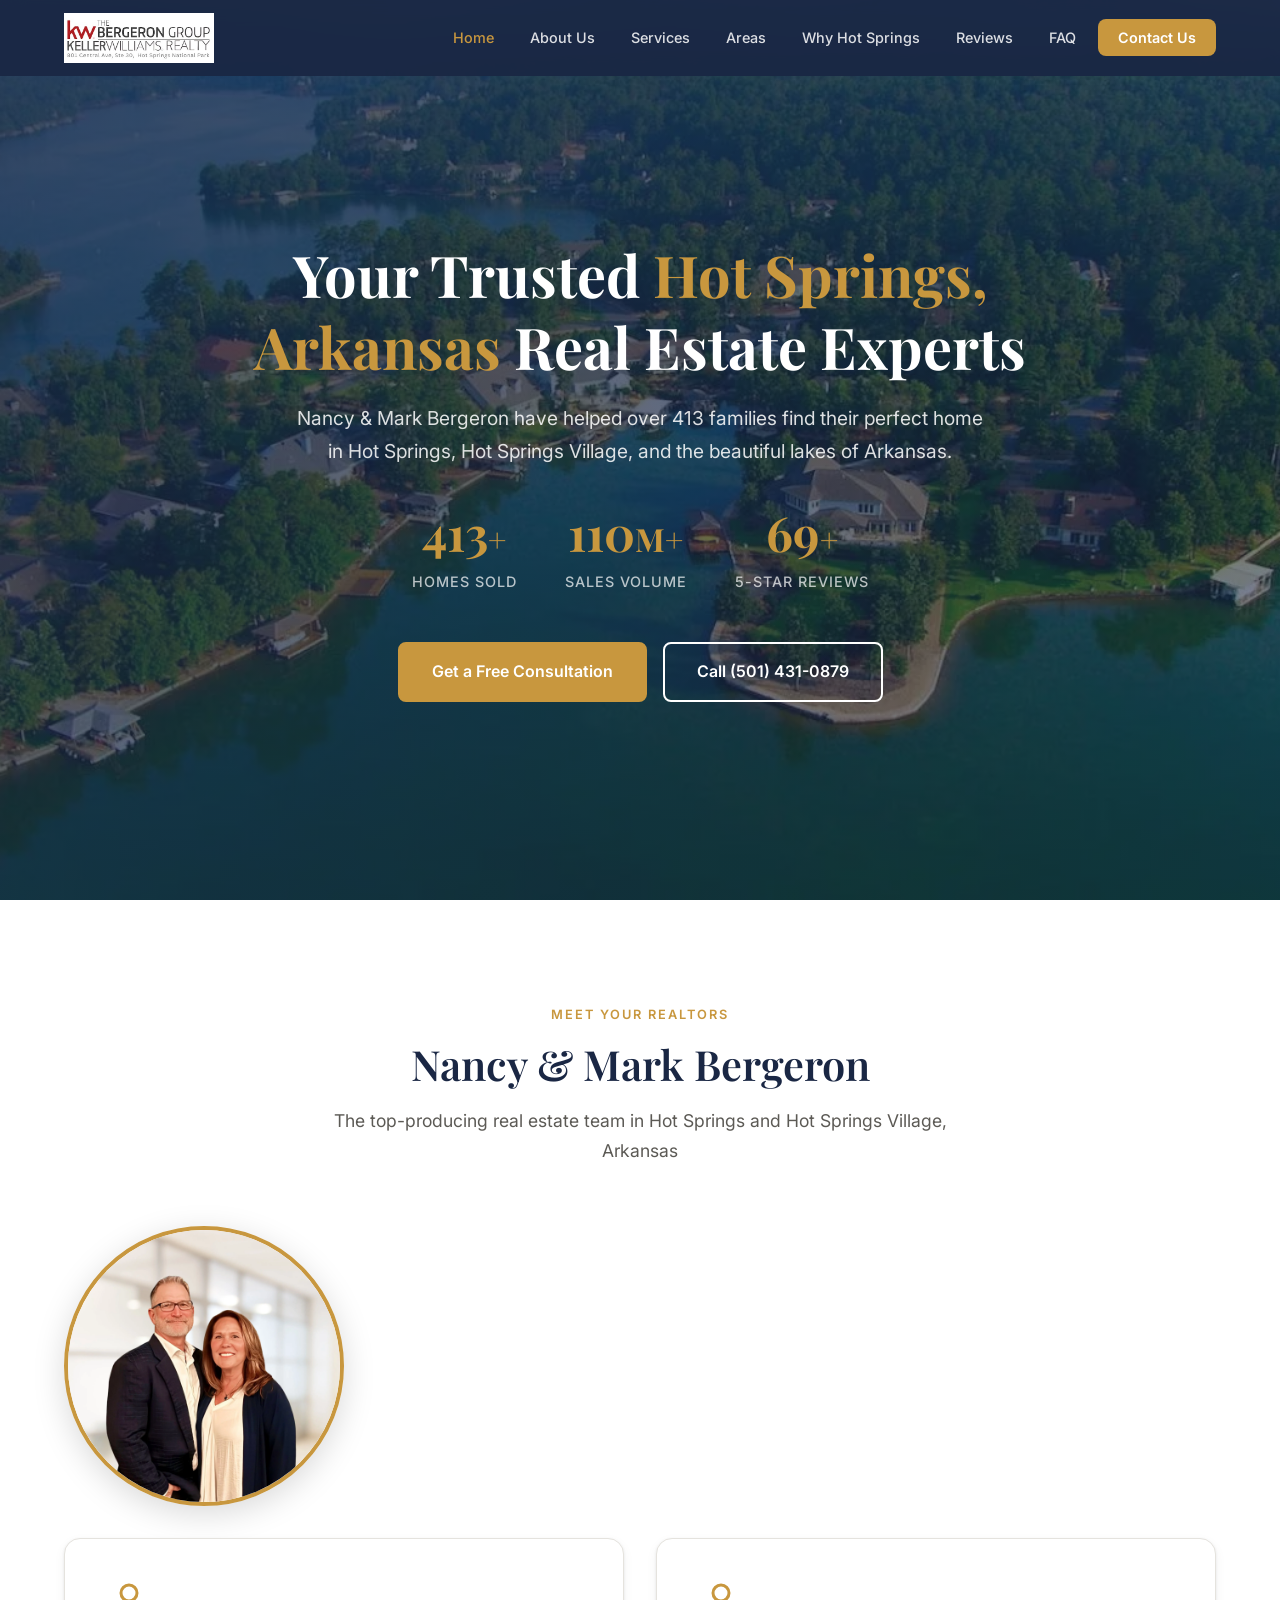
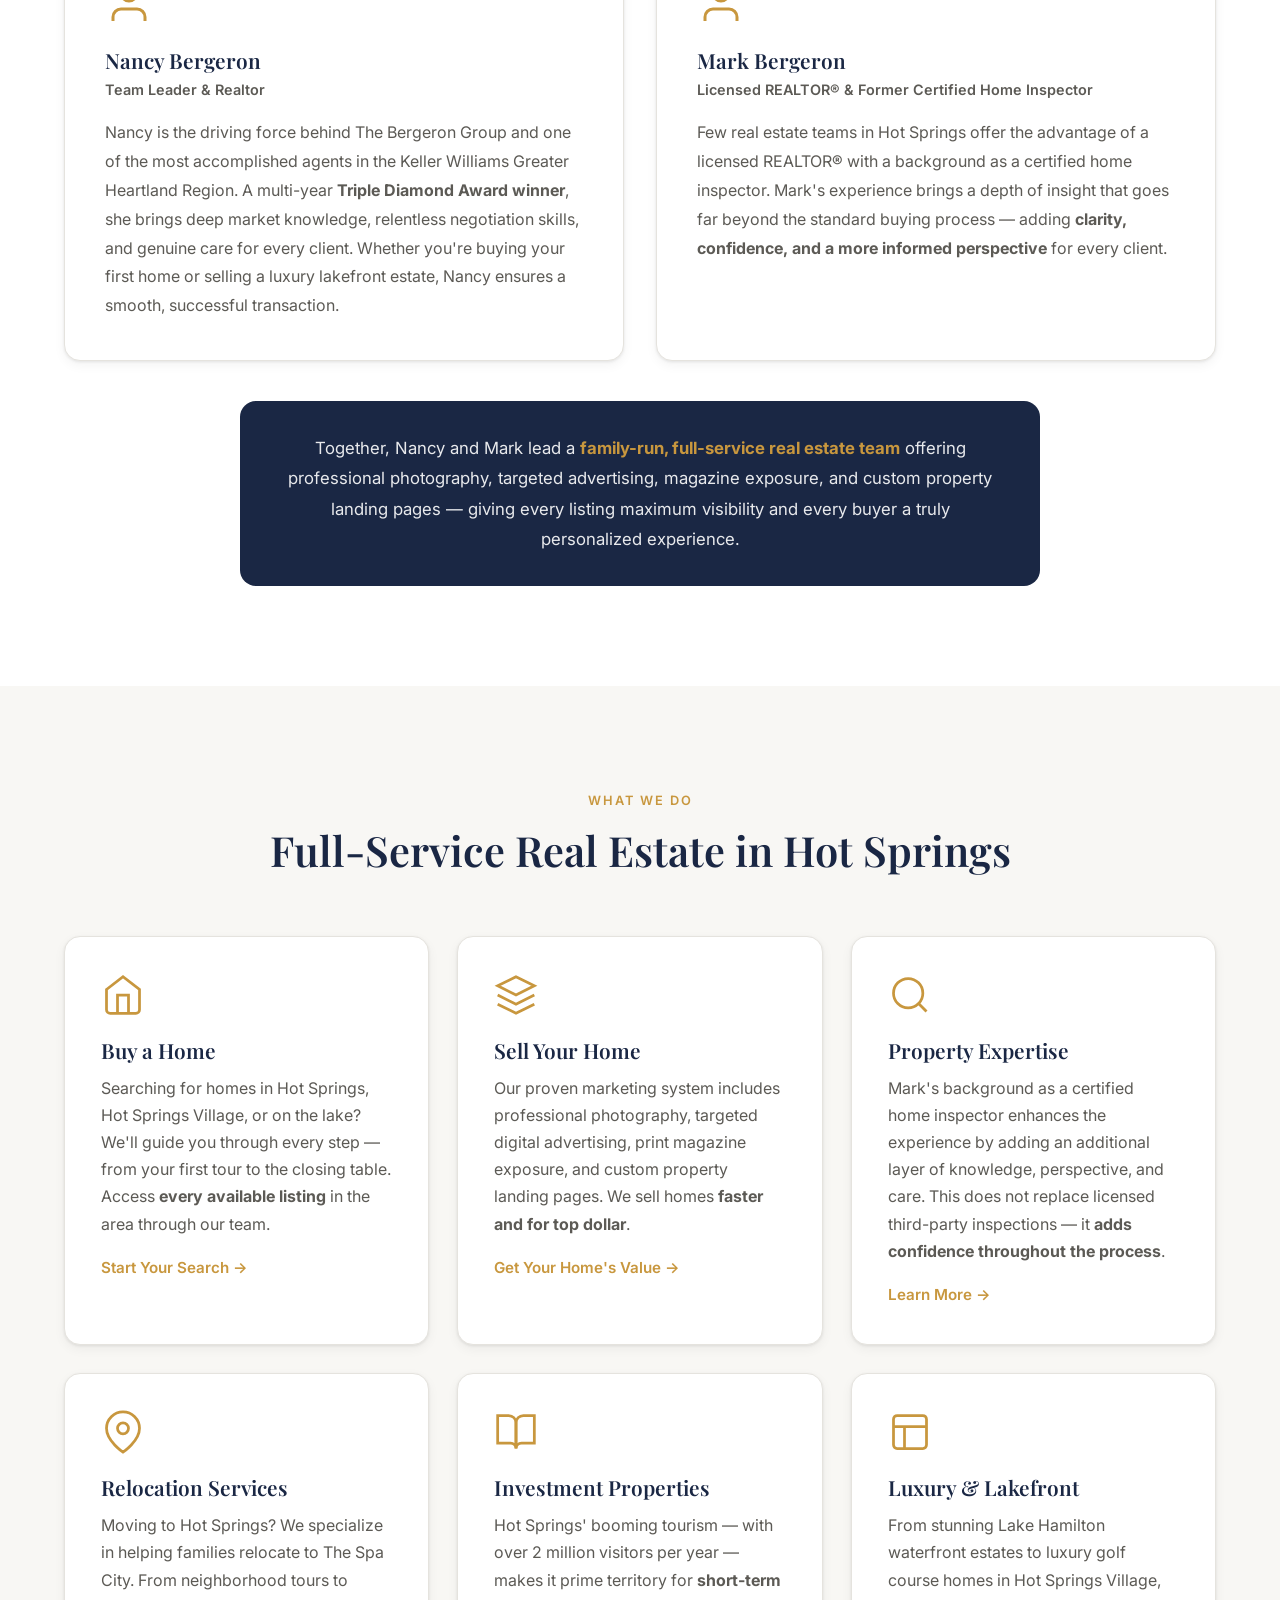
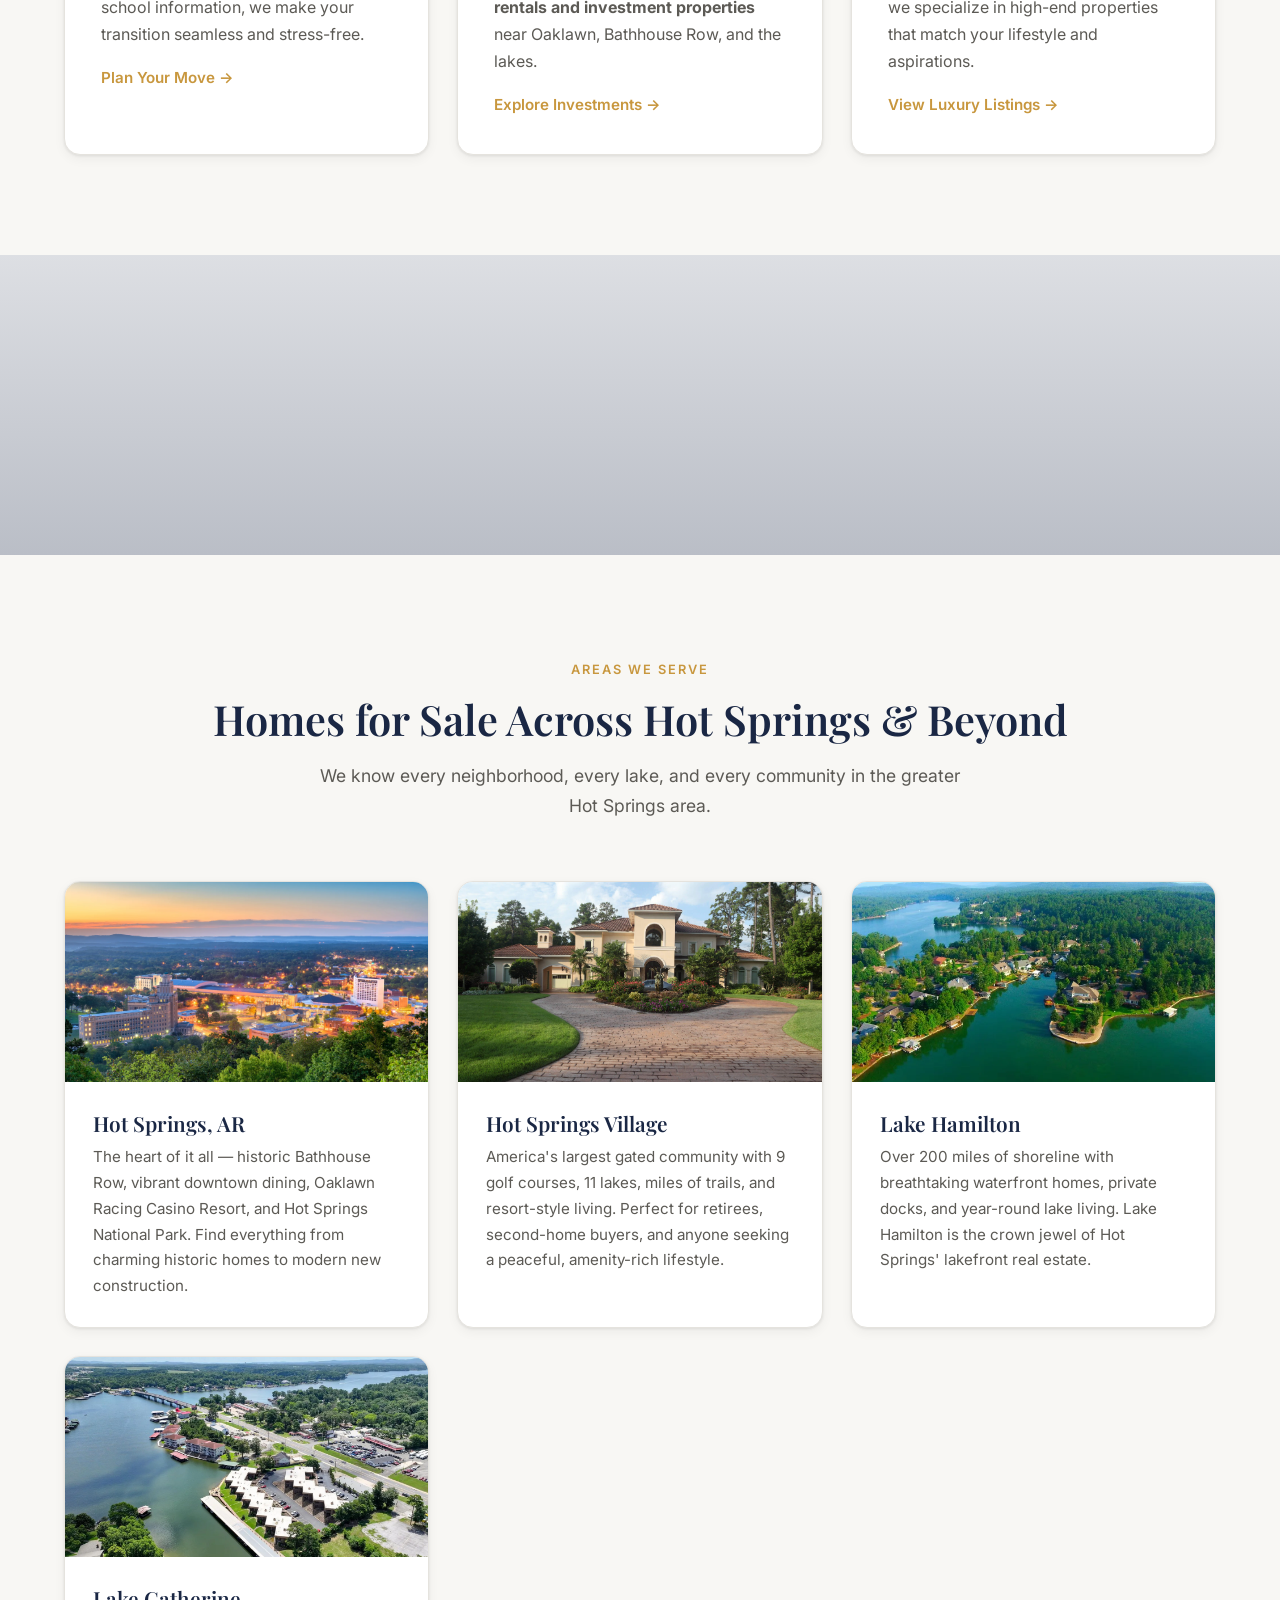
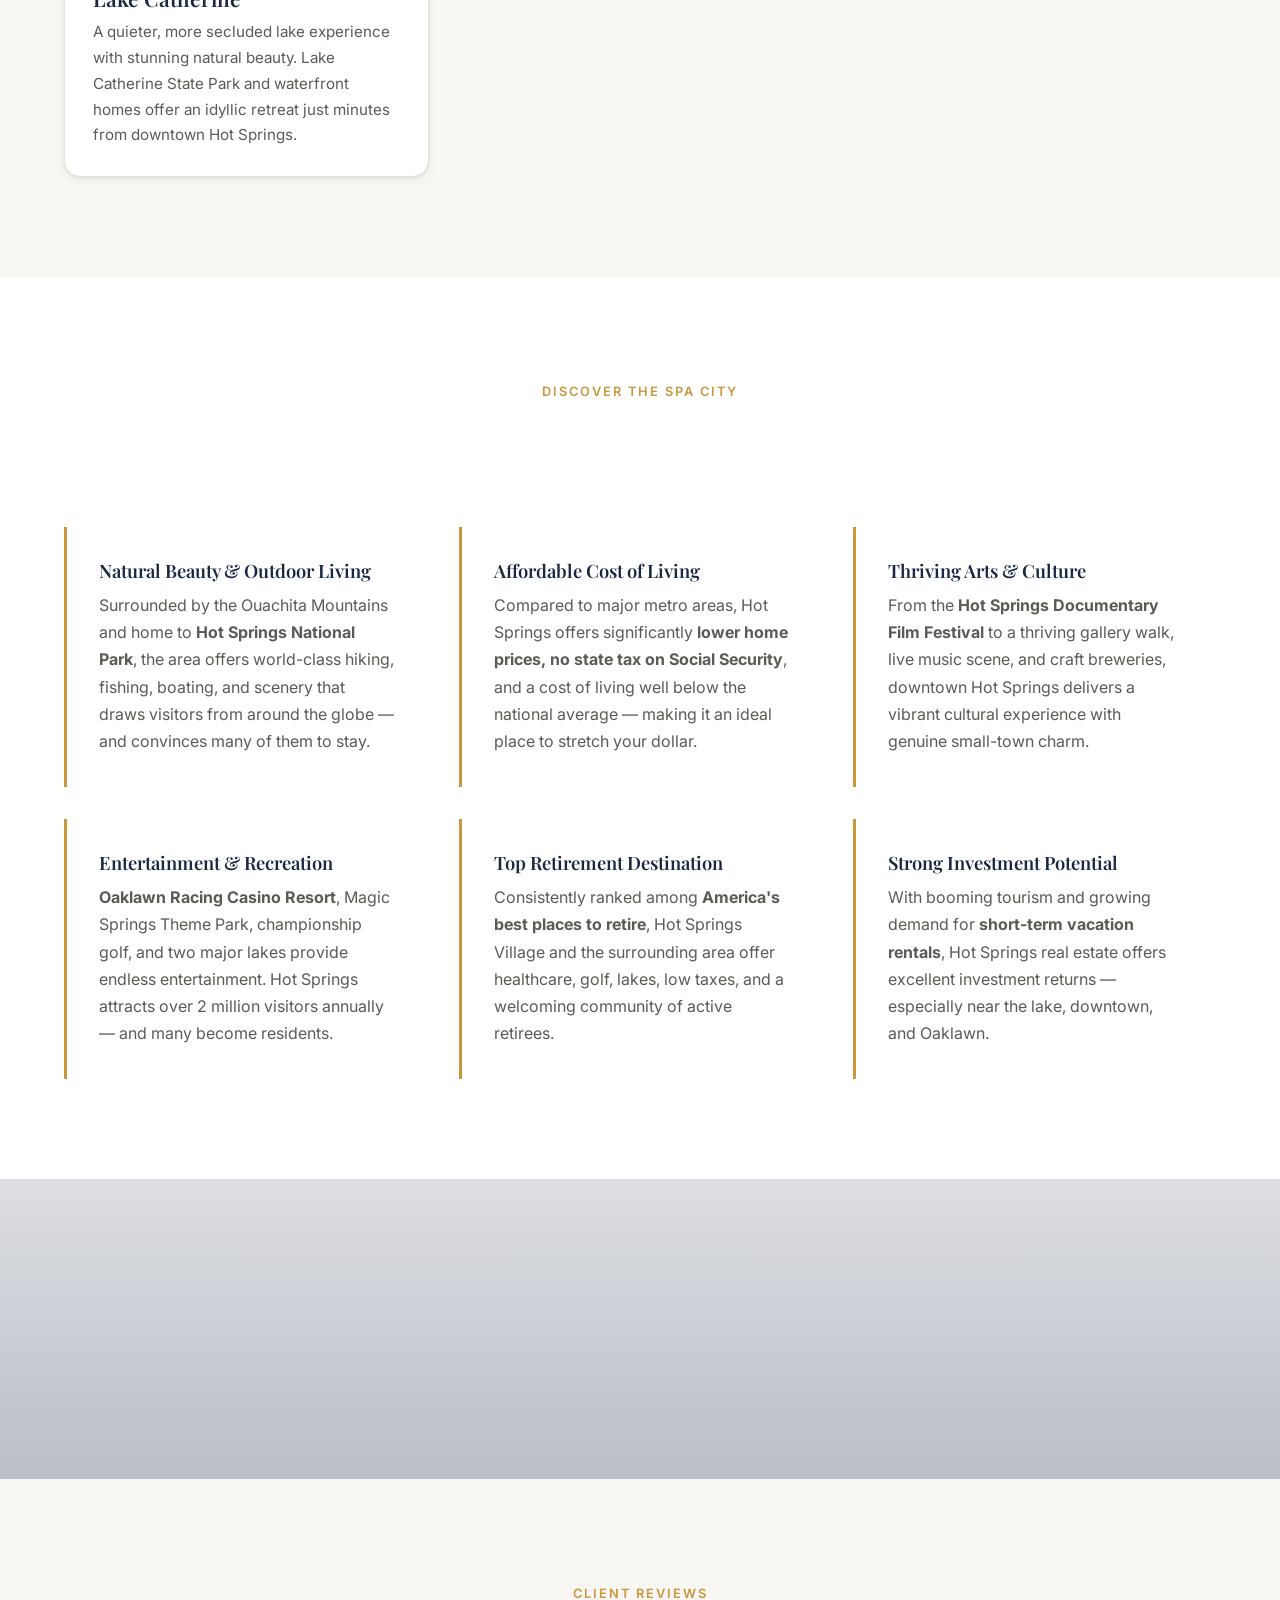
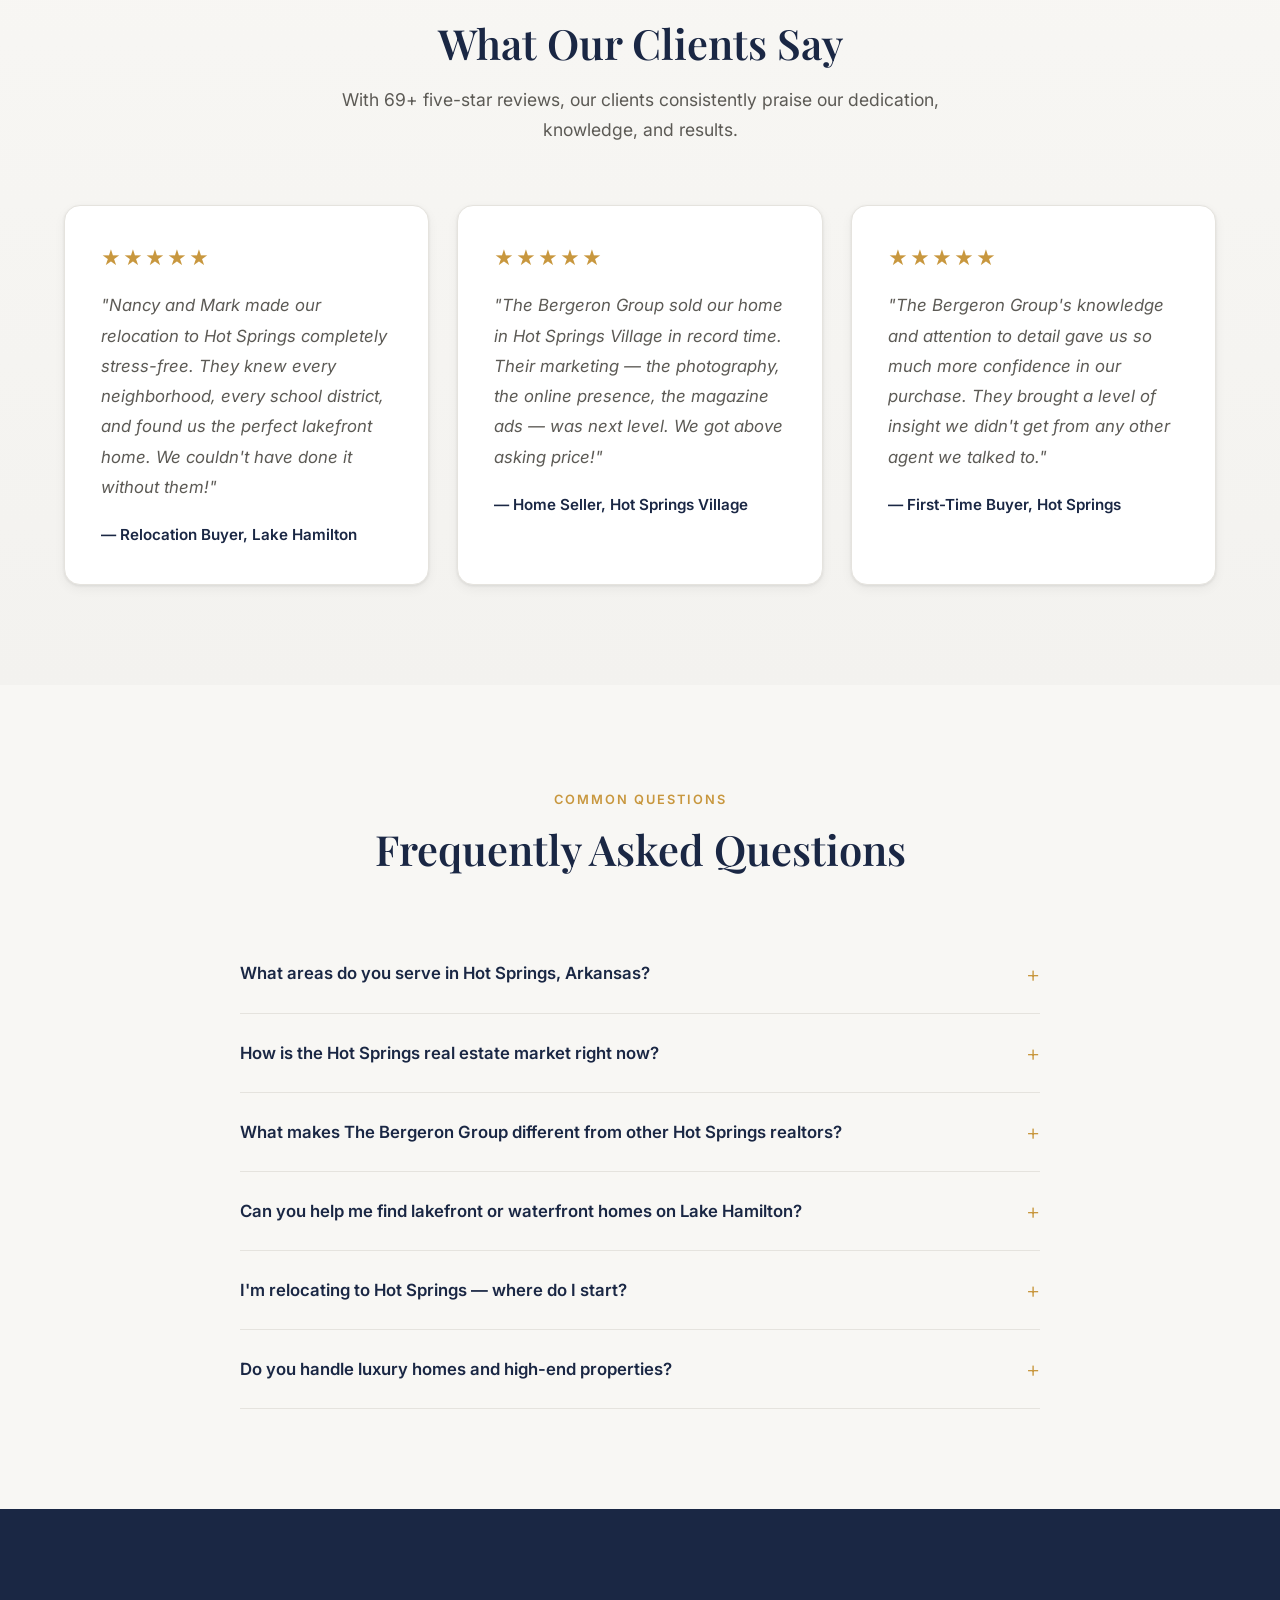
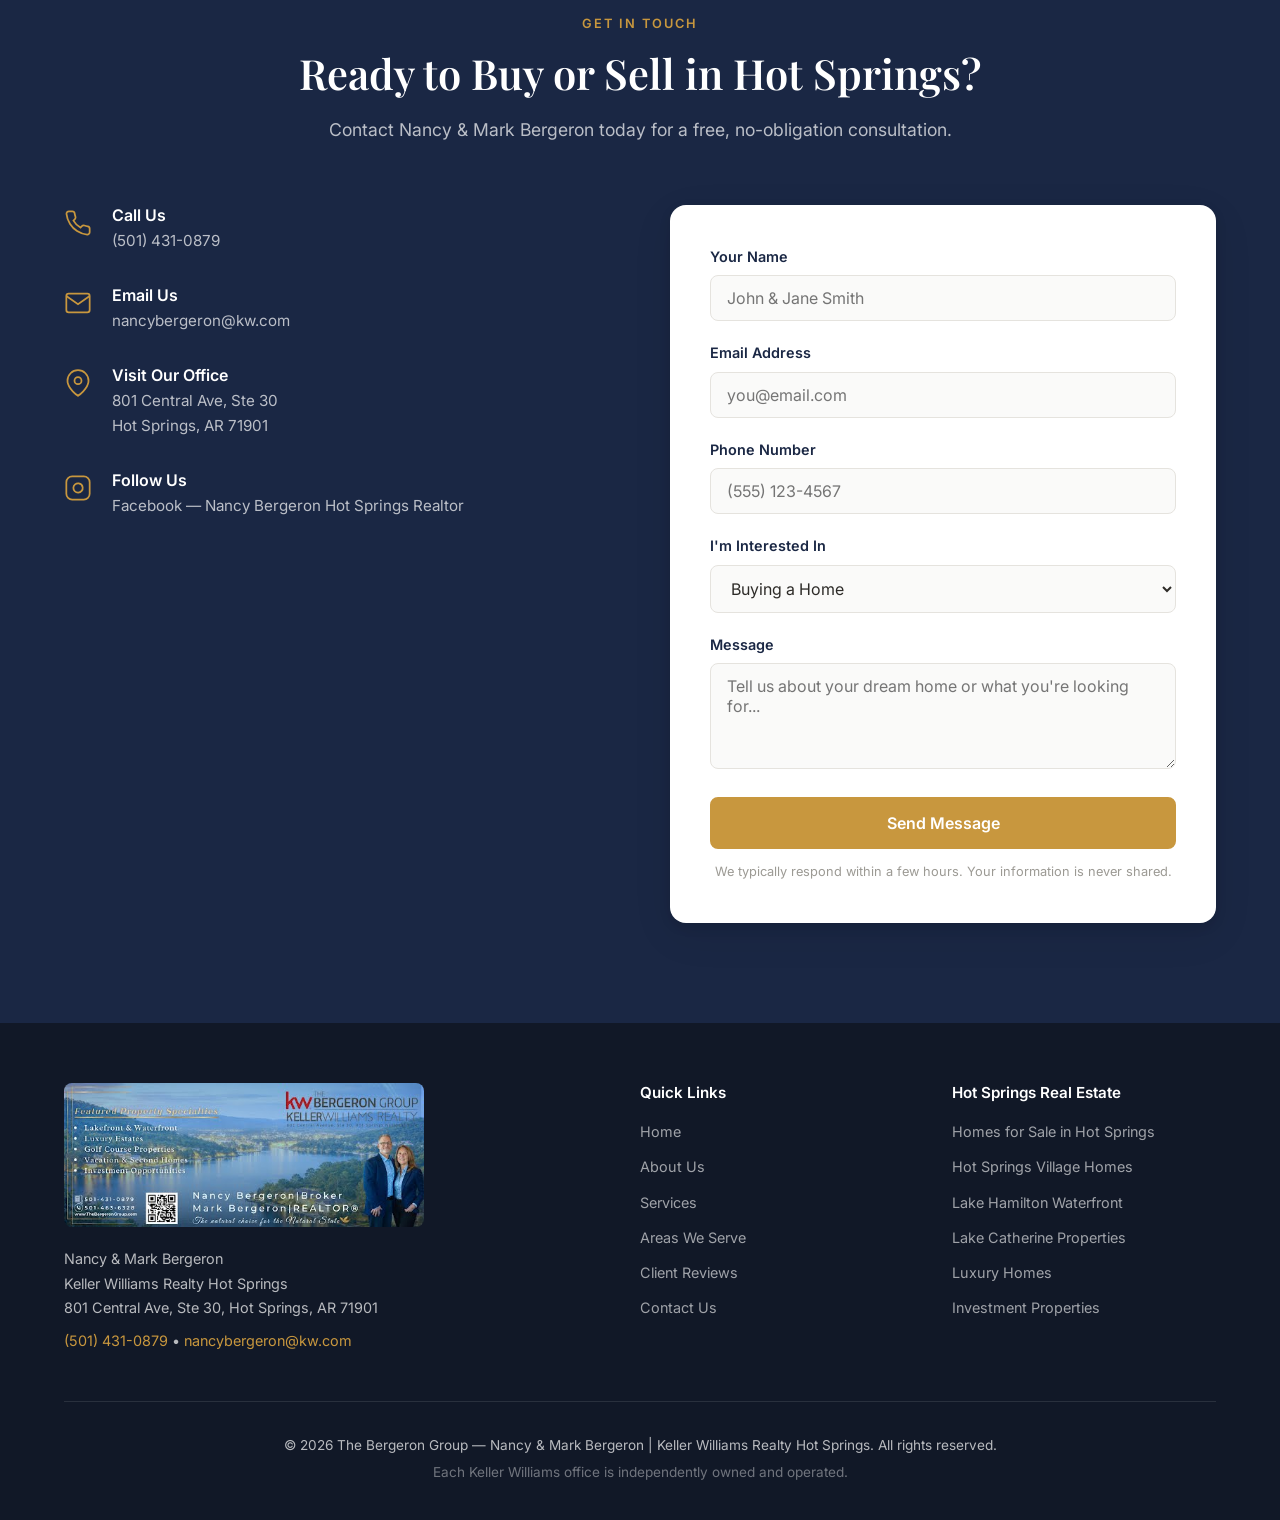
<file: index.html>
<!DOCTYPE html>
<html lang="en">
<head>
  <meta charset="UTF-8">
  <meta name="viewport" content="width=device-width, initial-scale=1.0">
  <title>Hot Springs AR Real Estate | Nancy &amp; Mark Bergeron | Homes for Sale in Hot Springs, Arkansas</title>
  <meta name="description" content="Find your dream home in Hot Springs, Arkansas with Nancy &amp; Mark Bergeron — The Bergeron Group at Keller Williams. 413+ homes sold. Lake Hamilton, Hot Springs Village, luxury &amp; lakefront homes.">
  <meta name="keywords" content="Hot Springs AR real estate, homes for sale Hot Springs Arkansas, Hot Springs Village homes, Lake Hamilton waterfront, lakefront homes Hot Springs, realtors Hot Springs AR, Keller Williams Hot Springs, luxury homes Hot Springs, Hot Springs AR realtor, buy home Hot Springs">
  <meta name="robots" content="index, follow">
  <link rel="canonical" href="https://www.realestatehotsprings.com/">

  <!-- Open Graph -->
  <meta property="og:title" content="Hot Springs AR Real Estate | Nancy &amp; Mark Bergeron">
  <meta property="og:description" content="Your trusted Hot Springs, Arkansas real estate experts. 413+ homes sold, $110M+ in sales. Find lakefront, luxury, and village homes.">
  <meta property="og:type" content="website">
  <meta property="og:url" content="https://www.realestatehotsprings.com/">
  <meta property="og:locale" content="en_US">

  <!-- Schema.org JSON-LD -->
  <script type="application/ld+json">
  {
    "@context": "https://schema.org",
    "@type": "RealEstateAgent",
    "name": "The Bergeron Group — Nancy & Mark Bergeron",
    "description": "Top-producing real estate team in Hot Springs, Arkansas specializing in residential, lakefront, luxury, and Hot Springs Village properties.",
    "url": "https://www.realestatehotsprings.com",
    "telephone": "+1-501-431-0879",
    "email": "nancybergeron@kw.com",
    "address": {
      "@type": "PostalAddress",
      "streetAddress": "801 Central Ave, Ste 30",
      "addressLocality": "Hot Springs",
      "addressRegion": "AR",
      "postalCode": "71901",
      "addressCountry": "US"
    },
    "geo": {
      "@type": "GeoCoordinates",
      "latitude": 34.5037,
      "longitude": -93.0552
    },
    "areaServed": [
      "Hot Springs, AR",
      "Hot Springs Village, AR",
      "Lake Hamilton, AR",
      "Lake Catherine, AR",
      "Garland County, AR"
    ],
    "member": [
      {
        "@type": "Person",
        "name": "Nancy Bergeron",
        "jobTitle": "Team Leader & Realtor",
        "telephone": "+1-501-431-0879",
        "email": "nancybergeron@kw.com"
      },
      {
        "@type": "Person",
        "name": "Mark Bergeron",
        "jobTitle": "Licensed Realtor & Former Certified Home Inspector"
      }
    ],
    "parentOrganization": {
      "@type": "Organization",
      "name": "Keller Williams Realty Hot Springs"
    },
    "aggregateRating": {
      "@type": "AggregateRating",
      "ratingValue": "5",
      "reviewCount": "69",
      "bestRating": "5"
    }
  }
  </script>

  <!-- Local Business Schema -->
  <script type="application/ld+json">
  {
    "@context": "https://schema.org",
    "@type": "LocalBusiness",
    "name": "The Bergeron Group | Keller Williams Realty Hot Springs",
    "image": "",
    "telephone": "+1-501-431-0879",
    "address": {
      "@type": "PostalAddress",
      "streetAddress": "801 Central Ave, Ste 30",
      "addressLocality": "Hot Springs",
      "addressRegion": "AR",
      "postalCode": "71901",
      "addressCountry": "US"
    },
    "openingHours": "Mo-Sa 08:00-18:00",
    "priceRange": "$$"
  }
  </script>

  <!-- FAQ Schema for SEO -->
  <script type="application/ld+json">
  {
    "@context": "https://schema.org",
    "@type": "FAQPage",
    "mainEntity": [
      {
        "@type": "Question",
        "name": "What areas do The Bergeron Group serve in Arkansas?",
        "acceptedAnswer": {
          "@type": "Answer",
          "text": "The Bergeron Group serves Hot Springs, Hot Springs Village, Lake Hamilton, Lake Catherine, Garland County, and surrounding areas throughout Arkansas."
        }
      },
      {
        "@type": "Question",
        "name": "How many homes have Nancy and Mark Bergeron sold?",
        "acceptedAnswer": {
          "@type": "Answer",
          "text": "Nancy and Mark Bergeron and The Bergeron Group have sold over 413 homes with more than $110 million in total sales volume."
        }
      },
      {
        "@type": "Question",
        "name": "Are there lakefront homes for sale in Hot Springs, Arkansas?",
        "acceptedAnswer": {
          "@type": "Answer",
          "text": "Yes! Hot Springs offers beautiful lakefront homes on Lake Hamilton and Lake Catherine. The Bergeron Group specializes in waterfront and lakefront properties throughout the Hot Springs area."
        }
      }
    ]
  }
  </script>

  <link rel="preconnect" href="https://fonts.googleapis.com">
  <link rel="preconnect" href="https://fonts.gstatic.com" crossorigin>
  <link href="https://fonts.googleapis.com/css2?family=Playfair+Display:wght@400;600;700&family=Inter:wght@300;400;500;600;700&display=swap" rel="stylesheet">
  <link rel="stylesheet" href="styles.css">
</head>
<body>

  <!-- Header / Navigation -->
  <header class="header" id="header">
    <div class="container header-inner">
      <a href="/" class="logo">
        <img src="images/logo-kw-horizontal.jpeg" alt="The Bergeron Group — Keller Williams Realty, Hot Springs" class="logo-img">
      </a>
      <nav class="nav" id="nav" aria-label="Main navigation">
        <ul class="nav-list">
          <li><a href="#home">Home</a></li>
          <li><a href="#about">About Us</a></li>
          <li><a href="#services">Services</a></li>
          <li><a href="#areas">Areas</a></li>
          <li><a href="#why-hot-springs">Why Hot Springs</a></li>
          <li><a href="#testimonials">Reviews</a></li>
          <li><a href="#faq">FAQ</a></li>
          <li><a href="#contact" class="nav-cta">Contact Us</a></li>
        </ul>
      </nav>
      <button class="nav-toggle" id="nav-toggle" aria-label="Toggle navigation" aria-expanded="false">
        <span></span><span></span><span></span>
      </button>
    </div>
  </header>

  <!-- Hero Section -->
  <section class="hero" id="home">
    <div class="hero-overlay"></div>
    <div class="container hero-content">
      <h1>Your Trusted <em>Hot Springs, Arkansas</em> Real Estate Experts</h1>
      <p class="hero-sub">Nancy &amp; Mark Bergeron have helped over 413 families find their perfect home in Hot Springs, Hot Springs Village, and the beautiful lakes of Arkansas.</p>
      <div class="hero-stats">
        <div class="stat">
          <span class="stat-number" data-target="413">0</span><span class="stat-plus">+</span>
          <span class="stat-label">Homes Sold</span>
        </div>
        <div class="stat">
          <span class="stat-number" data-target="110">0</span><span class="stat-plus">M+</span>
          <span class="stat-label">Sales Volume</span>
        </div>
        <div class="stat">
          <span class="stat-number" data-target="69">0</span><span class="stat-plus">+</span>
          <span class="stat-label">5-Star Reviews</span>
        </div>
      </div>
      <div class="hero-actions">
        <a href="#contact" class="btn btn-primary">Get a Free Consultation</a>
        <a href="tel:+15014310879" class="btn btn-secondary">Call (501) 431-0879</a>
      </div>
    </div>
  </section>

  <!-- About Section -->
  <section class="section about" id="about">
    <div class="container">
      <div class="section-header">
        <span class="section-tag">Meet Your Realtors</span>
        <h2>Nancy &amp; Mark Bergeron</h2>
        <p class="section-intro">The top-producing real estate team in Hot Springs and Hot Springs Village, Arkansas</p>
      </div>
      <div style="text-align:center; margin-bottom:32px;">
        <img src="images/nancy-mark-bergeron-portrait.webp" alt="Nancy and Mark Bergeron, REALTORS - The Bergeron Group, Hot Springs Arkansas" style="width:280px; height:280px; object-fit:cover; border-radius:50%; box-shadow: 0 8px 32px rgba(0,0,0,0.15); border: 4px solid var(--gold);">
      </div>
      <div class="about-grid">
        <div class="about-card">
          <div class="about-icon">
            <svg viewBox="0 0 24 24" fill="none" stroke="currentColor" stroke-width="1.5"><path d="M20 21v-2a4 4 0 0 0-4-4H8a4 4 0 0 0-4 4v2"/><circle cx="12" cy="7" r="4"/></svg>
          </div>
          <h3>Nancy Bergeron</h3>
          <p class="about-title">Team Leader &amp; Realtor</p>
          <p>Nancy is the driving force behind The Bergeron Group and one of the most accomplished agents in the Keller Williams Greater Heartland Region. A multi-year <strong>Triple Diamond Award winner</strong>, she brings deep market knowledge, relentless negotiation skills, and genuine care for every client. Whether you're buying your first home or selling a luxury lakefront estate, Nancy ensures a smooth, successful transaction.</p>
        </div>
        <div class="about-card">
          <div class="about-icon">
            <svg viewBox="0 0 24 24" fill="none" stroke="currentColor" stroke-width="1.5"><path d="M20 21v-2a4 4 0 0 0-4-4H8a4 4 0 0 0-4 4v2"/><circle cx="12" cy="7" r="4"/></svg>
          </div>
          <h3>Mark Bergeron</h3>
          <p class="about-title">Licensed REALTOR&reg; &amp; Former Certified Home Inspector</p>
          <p>Few real estate teams in Hot Springs offer the advantage of a licensed REALTOR&reg; with a background as a certified home inspector. Mark's experience brings a depth of insight that goes far beyond the standard buying process &mdash; adding <strong>clarity, confidence, and a more informed perspective</strong> for every client.</p>
        </div>
      </div>
      <div class="about-bottom">
        <p>Together, Nancy and Mark lead a <strong>family-run, full-service real estate team</strong> offering professional photography, targeted advertising, magazine exposure, and custom property landing pages — giving every listing maximum visibility and every buyer a truly personalized experience.</p>
      </div>
    </div>
  </section>

  <!-- Services Section -->
  <section class="section services" id="services">
    <div class="container">
      <div class="section-header">
        <span class="section-tag">What We Do</span>
        <h2>Full-Service Real Estate in Hot Springs</h2>
      </div>
      <div class="services-grid">
        <div class="service-card">
          <div class="service-icon">
            <svg viewBox="0 0 24 24" fill="none" stroke="currentColor" stroke-width="1.5"><path d="M3 9l9-7 9 7v11a2 2 0 0 1-2 2H5a2 2 0 0 1-2-2z"/><polyline points="9 22 9 12 15 12 15 22"/></svg>
          </div>
          <h3>Buy a Home</h3>
          <p>Searching for homes in Hot Springs, Hot Springs Village, or on the lake? We'll guide you through every step — from your first tour to the closing table. Access <strong>every available listing</strong> in the area through our team.</p>
          <a href="#contact" class="service-link">Start Your Search &rarr;</a>
        </div>
        <div class="service-card">
          <div class="service-icon">
            <svg viewBox="0 0 24 24" fill="none" stroke="currentColor" stroke-width="1.5"><path d="M12 2L2 7l10 5 10-5-10-5z"/><path d="M2 17l10 5 10-5"/><path d="M2 12l10 5 10-5"/></svg>
          </div>
          <h3>Sell Your Home</h3>
          <p>Our proven marketing system includes professional photography, targeted digital advertising, print magazine exposure, and custom property landing pages. We sell homes <strong>faster and for top dollar</strong>.</p>
          <a href="#contact" class="service-link">Get Your Home's Value &rarr;</a>
        </div>
        <div class="service-card">
          <div class="service-icon">
            <svg viewBox="0 0 24 24" fill="none" stroke="currentColor" stroke-width="1.5"><circle cx="11" cy="11" r="8"/><line x1="21" y1="21" x2="16.65" y2="16.65"/></svg>
          </div>
          <h3>Property Expertise</h3>
          <p>Mark's background as a certified home inspector enhances the experience by adding an additional layer of knowledge, perspective, and care. This does not replace licensed third-party inspections &mdash; it <strong>adds confidence throughout the process</strong>.</p>
          <a href="#contact" class="service-link">Learn More &rarr;</a>
        </div>
        <div class="service-card">
          <div class="service-icon">
            <svg viewBox="0 0 24 24" fill="none" stroke="currentColor" stroke-width="1.5"><path d="M21 10c0 7-9 13-9 13s-9-6-9-13a9 9 0 0 1 18 0z"/><circle cx="12" cy="10" r="3"/></svg>
          </div>
          <h3>Relocation Services</h3>
          <p>Moving to Hot Springs? We specialize in helping families relocate to The Spa City. From neighborhood tours to school information, we make your transition seamless and stress-free.</p>
          <a href="#contact" class="service-link">Plan Your Move &rarr;</a>
        </div>
        <div class="service-card">
          <div class="service-icon">
            <svg viewBox="0 0 24 24" fill="none" stroke="currentColor" stroke-width="1.5"><path d="M2 3h6a4 4 0 0 1 4 4v14a3 3 0 0 0-3-3H2z"/><path d="M22 3h-6a4 4 0 0 0-4 4v14a3 3 0 0 1 3-3h7z"/></svg>
          </div>
          <h3>Investment Properties</h3>
          <p>Hot Springs' booming tourism — with over 2 million visitors per year — makes it prime territory for <strong>short-term rentals and investment properties</strong> near Oaklawn, Bathhouse Row, and the lakes.</p>
          <a href="#contact" class="service-link">Explore Investments &rarr;</a>
        </div>
        <div class="service-card">
          <div class="service-icon">
            <svg viewBox="0 0 24 24" fill="none" stroke="currentColor" stroke-width="1.5"><rect x="3" y="3" width="18" height="18" rx="2" ry="2"/><line x1="3" y1="9" x2="21" y2="9"/><line x1="9" y1="21" x2="9" y2="9"/></svg>
          </div>
          <h3>Luxury &amp; Lakefront</h3>
          <p>From stunning Lake Hamilton waterfront estates to luxury golf course homes in Hot Springs Village, we specialize in high-end properties that match your lifestyle and aspirations.</p>
          <a href="#contact" class="service-link">View Luxury Listings &rarr;</a>
        </div>
      </div>
    </div>
  </section>

  <!-- Photo Divider -->
  <div class="photo-divider photo-divider-lake" role="presentation"></div>

  <!-- Areas Served -->
  <section class="section areas" id="areas">
    <div class="container">
      <div class="section-header">
        <span class="section-tag">Areas We Serve</span>
        <h2>Homes for Sale Across Hot Springs &amp; Beyond</h2>
        <p class="section-intro">We know every neighborhood, every lake, and every community in the greater Hot Springs area.</p>
      </div>
      <div class="areas-grid">
        <article class="area-card">
          <div class="area-img area-img-hotsprings"></div>
          <div class="area-info">
            <h3>Hot Springs, AR</h3>
            <p>The heart of it all — historic Bathhouse Row, vibrant downtown dining, Oaklawn Racing Casino Resort, and Hot Springs National Park. Find everything from charming historic homes to modern new construction.</p>
          </div>
        </article>
        <article class="area-card">
          <div class="area-img area-img-village"></div>
          <div class="area-info">
            <h3>Hot Springs Village</h3>
            <p>America's largest gated community with 9 golf courses, 11 lakes, miles of trails, and resort-style living. Perfect for retirees, second-home buyers, and anyone seeking a peaceful, amenity-rich lifestyle.</p>
          </div>
        </article>
        <article class="area-card">
          <div class="area-img area-img-hamilton"></div>
          <div class="area-info">
            <h3>Lake Hamilton</h3>
            <p>Over 200 miles of shoreline with breathtaking waterfront homes, private docks, and year-round lake living. Lake Hamilton is the crown jewel of Hot Springs' lakefront real estate.</p>
          </div>
        </article>
        <article class="area-card">
          <div class="area-img area-img-catherine"></div>
          <div class="area-info">
            <h3>Lake Catherine</h3>
            <p>A quieter, more secluded lake experience with stunning natural beauty. Lake Catherine State Park and waterfront homes offer an idyllic retreat just minutes from downtown Hot Springs.</p>
          </div>
        </article>
      </div>
    </div>
  </section>

  <!-- Why Hot Springs Section (SEO content) -->
  <section class="section why-hs" id="why-hot-springs">
    <div class="container">
      <div class="section-header">
        <span class="section-tag">Discover The Spa City</span>
        <h2>Why People Love Living in Hot Springs, Arkansas</h2>
      </div>
      <div class="why-grid">
        <div class="why-item">
          <h3>Natural Beauty &amp; Outdoor Living</h3>
          <p>Surrounded by the Ouachita Mountains and home to <strong>Hot Springs National Park</strong>, the area offers world-class hiking, fishing, boating, and scenery that draws visitors from around the globe — and convinces many of them to stay.</p>
        </div>
        <div class="why-item">
          <h3>Affordable Cost of Living</h3>
          <p>Compared to major metro areas, Hot Springs offers significantly <strong>lower home prices, no state tax on Social Security</strong>, and a cost of living well below the national average — making it an ideal place to stretch your dollar.</p>
        </div>
        <div class="why-item">
          <h3>Thriving Arts &amp; Culture</h3>
          <p>From the <strong>Hot Springs Documentary Film Festival</strong> to a thriving gallery walk, live music scene, and craft breweries, downtown Hot Springs delivers a vibrant cultural experience with genuine small-town charm.</p>
        </div>
        <div class="why-item">
          <h3>Entertainment &amp; Recreation</h3>
          <p><strong>Oaklawn Racing Casino Resort</strong>, Magic Springs Theme Park, championship golf, and two major lakes provide endless entertainment. Hot Springs attracts over 2 million visitors annually — and many become residents.</p>
        </div>
        <div class="why-item">
          <h3>Top Retirement Destination</h3>
          <p>Consistently ranked among <strong>America's best places to retire</strong>, Hot Springs Village and the surrounding area offer healthcare, golf, lakes, low taxes, and a welcoming community of active retirees.</p>
        </div>
        <div class="why-item">
          <h3>Strong Investment Potential</h3>
          <p>With booming tourism and growing demand for <strong>short-term vacation rentals</strong>, Hot Springs real estate offers excellent investment returns — especially near the lake, downtown, and Oaklawn.</p>
        </div>
      </div>
    </div>
  </section>

  <!-- Photo Divider -->
  <div class="photo-divider photo-divider-house" role="presentation"></div>

  <!-- Testimonials -->
  <section class="section testimonials" id="testimonials">
    <div class="container">
      <div class="section-header">
        <span class="section-tag">Client Reviews</span>
        <h2>What Our Clients Say</h2>
        <p class="section-intro">With 69+ five-star reviews, our clients consistently praise our dedication, knowledge, and results.</p>
      </div>
      <div class="testimonials-grid">
        <blockquote class="testimonial-card">
          <div class="stars" aria-label="5 out of 5 stars">&#9733;&#9733;&#9733;&#9733;&#9733;</div>
          <p>"Nancy and Mark made our relocation to Hot Springs completely stress-free. They knew every neighborhood, every school district, and found us the perfect lakefront home. We couldn't have done it without them!"</p>
          <footer>— Relocation Buyer, Lake Hamilton</footer>
        </blockquote>
        <blockquote class="testimonial-card">
          <div class="stars" aria-label="5 out of 5 stars">&#9733;&#9733;&#9733;&#9733;&#9733;</div>
          <p>"The Bergeron Group sold our home in Hot Springs Village in record time. Their marketing — the photography, the online presence, the magazine ads — was next level. We got above asking price!"</p>
          <footer>— Home Seller, Hot Springs Village</footer>
        </blockquote>
        <blockquote class="testimonial-card">
          <div class="stars" aria-label="5 out of 5 stars">&#9733;&#9733;&#9733;&#9733;&#9733;</div>
          <p>"The Bergeron Group's knowledge and attention to detail gave us so much more confidence in our purchase. They brought a level of insight we didn't get from any other agent we talked to."</p>
          <footer>— First-Time Buyer, Hot Springs</footer>
        </blockquote>
      </div>
    </div>
  </section>

  <!-- FAQ Section -->
  <section class="section faq" id="faq">
    <div class="container">
      <div class="section-header">
        <span class="section-tag">Common Questions</span>
        <h2>Frequently Asked Questions</h2>
      </div>
      <div class="faq-list">
        <details class="faq-item">
          <summary>What areas do you serve in Hot Springs, Arkansas?</summary>
          <p>We serve Hot Springs, Hot Springs Village, Lake Hamilton, Lake Catherine, Garland County, and surrounding communities throughout central Arkansas. Whether you're looking for a downtown bungalow, a lakefront estate, or a golf course home in the Village, we've got you covered.</p>
        </details>
        <details class="faq-item">
          <summary>How is the Hot Springs real estate market right now?</summary>
          <p>The Hot Springs market remains strong with growing demand, especially for lakefront properties, investment homes near Oaklawn and Bathhouse Row, and retirement homes in Hot Springs Village. Contact us for a personalized market analysis and current pricing trends.</p>
        </details>
        <details class="faq-item">
          <summary>What makes The Bergeron Group different from other Hot Springs realtors?</summary>
          <p>We combine Nancy's top-producing sales expertise with Mark's background as a certified home inspector — a distinct advantage that adds clarity, confidence, and a more informed perspective for every client. Plus, our full-service marketing system (professional photography, digital ads, magazine exposure, custom landing pages) gives every listing maximum exposure.</p>
        </details>
        <details class="faq-item">
          <summary>Can you help me find lakefront or waterfront homes on Lake Hamilton?</summary>
          <p>Absolutely! Lakefront and waterfront properties are one of our specialties. We have deep knowledge of Lake Hamilton and Lake Catherine shorelines, dock permits, flood zones, and waterfront property values. Let us help you find your dream lake home.</p>
        </details>
        <details class="faq-item">
          <summary>I'm relocating to Hot Springs — where do I start?</summary>
          <p>Start with a call to us! We specialize in relocation and can provide virtual tours, neighborhood guides, school information, and a personalized home search based on your lifestyle and budget. We've helped hundreds of families make the move to Hot Springs.</p>
        </details>
        <details class="faq-item">
          <summary>Do you handle luxury homes and high-end properties?</summary>
          <p>Yes. From luxury lakefront estates on Lake Hamilton to premium golf course homes in Hot Springs Village, we have extensive experience marketing and selling high-end properties. Our professional photography, targeted advertising, and luxury network connections ensure your property reaches the right buyers.</p>
        </details>
      </div>
    </div>
  </section>

  <!-- Contact Section -->
  <section class="section contact" id="contact">
    <div class="container">
      <div class="section-header">
        <span class="section-tag">Get In Touch</span>
        <h2>Ready to Buy or Sell in Hot Springs?</h2>
        <p class="section-intro">Contact Nancy &amp; Mark Bergeron today for a free, no-obligation consultation.</p>
      </div>
      <div class="contact-grid">
        <div class="contact-info">
          <div class="contact-item">
            <svg viewBox="0 0 24 24" fill="none" stroke="currentColor" stroke-width="1.5"><path d="M22 16.92v3a2 2 0 0 1-2.18 2 19.79 19.79 0 0 1-8.63-3.07 19.5 19.5 0 0 1-6-6 19.79 19.79 0 0 1-3.07-8.67A2 2 0 0 1 4.11 2h3a2 2 0 0 1 2 1.72 12.84 12.84 0 0 0 .7 2.81 2 2 0 0 1-.45 2.11L8.09 9.91a16 16 0 0 0 6 6l1.27-1.27a2 2 0 0 1 2.11-.45 12.84 12.84 0 0 0 2.81.7A2 2 0 0 1 22 16.92z"/></svg>
            <div>
              <h3>Call Us</h3>
              <a href="tel:+15014310879">(501) 431-0879</a>
            </div>
          </div>
          <div class="contact-item">
            <svg viewBox="0 0 24 24" fill="none" stroke="currentColor" stroke-width="1.5"><path d="M4 4h16c1.1 0 2 .9 2 2v12c0 1.1-.9 2-2 2H4c-1.1 0-2-.9-2-2V6c0-1.1.9-2 2-2z"/><polyline points="22,6 12,13 2,6"/></svg>
            <div>
              <h3>Email Us</h3>
              <a href="mailto:nancybergeron@kw.com">nancybergeron@kw.com</a>
            </div>
          </div>
          <div class="contact-item">
            <svg viewBox="0 0 24 24" fill="none" stroke="currentColor" stroke-width="1.5"><path d="M21 10c0 7-9 13-9 13s-9-6-9-13a9 9 0 0 1 18 0z"/><circle cx="12" cy="10" r="3"/></svg>
            <div>
              <h3>Visit Our Office</h3>
              <p>801 Central Ave, Ste 30<br>Hot Springs, AR 71901</p>
            </div>
          </div>
          <div class="contact-item">
            <svg viewBox="0 0 24 24" fill="none" stroke="currentColor" stroke-width="1.5"><rect x="2" y="2" width="20" height="20" rx="5" ry="5"/><path d="M16 11.37A4 4 0 1 1 12.63 8 4 4 0 0 1 16 11.37z"/><line x1="17.5" y1="6.5" x2="17.51" y2="6.5"/></svg>
            <div>
              <h3>Follow Us</h3>
              <a href="https://www.facebook.com/RealtorHotSprings/" target="_blank" rel="noopener">Facebook — Nancy Bergeron Hot Springs Realtor</a>
            </div>
          </div>
        </div>
        <form class="contact-form" id="contact-form" action="https://formspree.io/f/your-form-id" method="POST">
          <div class="form-group">
            <label for="name">Your Name</label>
            <input type="text" id="name" name="name" required placeholder="John & Jane Smith">
          </div>
          <div class="form-group">
            <label for="email">Email Address</label>
            <input type="email" id="email" name="email" required placeholder="you@email.com">
          </div>
          <div class="form-group">
            <label for="phone">Phone Number</label>
            <input type="tel" id="phone" name="phone" placeholder="(555) 123-4567">
          </div>
          <div class="form-group">
            <label for="interest">I'm Interested In</label>
            <select id="interest" name="interest">
              <option value="buying">Buying a Home</option>
              <option value="selling">Selling My Home</option>
              <option value="both">Buying & Selling</option>
              <option value="investing">Investment Property</option>
              <option value="relocating">Relocating to Hot Springs</option>
              <option value="valuation">Free Home Valuation</option>
              <option value="other">Other / General Question</option>
            </select>
          </div>
          <div class="form-group">
            <label for="message">Message</label>
            <textarea id="message" name="message" rows="4" placeholder="Tell us about your dream home or what you're looking for..."></textarea>
          </div>
          <button type="submit" class="btn btn-primary btn-full">Send Message</button>
          <p class="form-note">We typically respond within a few hours. Your information is never shared.</p>
        </form>
      </div>
    </div>
  </section>

  <!-- Footer -->
  <footer class="footer">
    <div class="container">
      <div class="footer-grid">
        <div class="footer-brand">
          <img src="images/logo-banner.jpeg" alt="The Bergeron Group — Nancy & Mark Bergeron" class="footer-logo">
          <p>Nancy &amp; Mark Bergeron<br>Keller Williams Realty Hot Springs<br>801 Central Ave, Ste 30, Hot Springs, AR 71901</p>
          <p><a href="tel:+15014310879">(501) 431-0879</a> &bull; <a href="mailto:nancybergeron@kw.com">nancybergeron@kw.com</a></p>
        </div>
        <div class="footer-links">
          <h4>Quick Links</h4>
          <ul>
            <li><a href="#home">Home</a></li>
            <li><a href="#about">About Us</a></li>
            <li><a href="#services">Services</a></li>
            <li><a href="#areas">Areas We Serve</a></li>
            <li><a href="#testimonials">Client Reviews</a></li>
            <li><a href="#contact">Contact Us</a></li>
          </ul>
        </div>
        <div class="footer-links">
          <h4>Hot Springs Real Estate</h4>
          <ul>
            <li><a href="#areas">Homes for Sale in Hot Springs</a></li>
            <li><a href="#areas">Hot Springs Village Homes</a></li>
            <li><a href="#areas">Lake Hamilton Waterfront</a></li>
            <li><a href="#areas">Lake Catherine Properties</a></li>
            <li><a href="#services">Luxury Homes</a></li>
            <li><a href="#services">Investment Properties</a></li>
          </ul>
        </div>
      </div>
      <div class="footer-bottom">
        <p>&copy; 2026 The Bergeron Group — Nancy &amp; Mark Bergeron | Keller Williams Realty Hot Springs. All rights reserved.</p>
        <p class="footer-disclaimer">Each Keller Williams office is independently owned and operated.</p>
      </div>
    </div>
  </footer>

  <script src="script.js"></script>
</body>
</html>
</file>
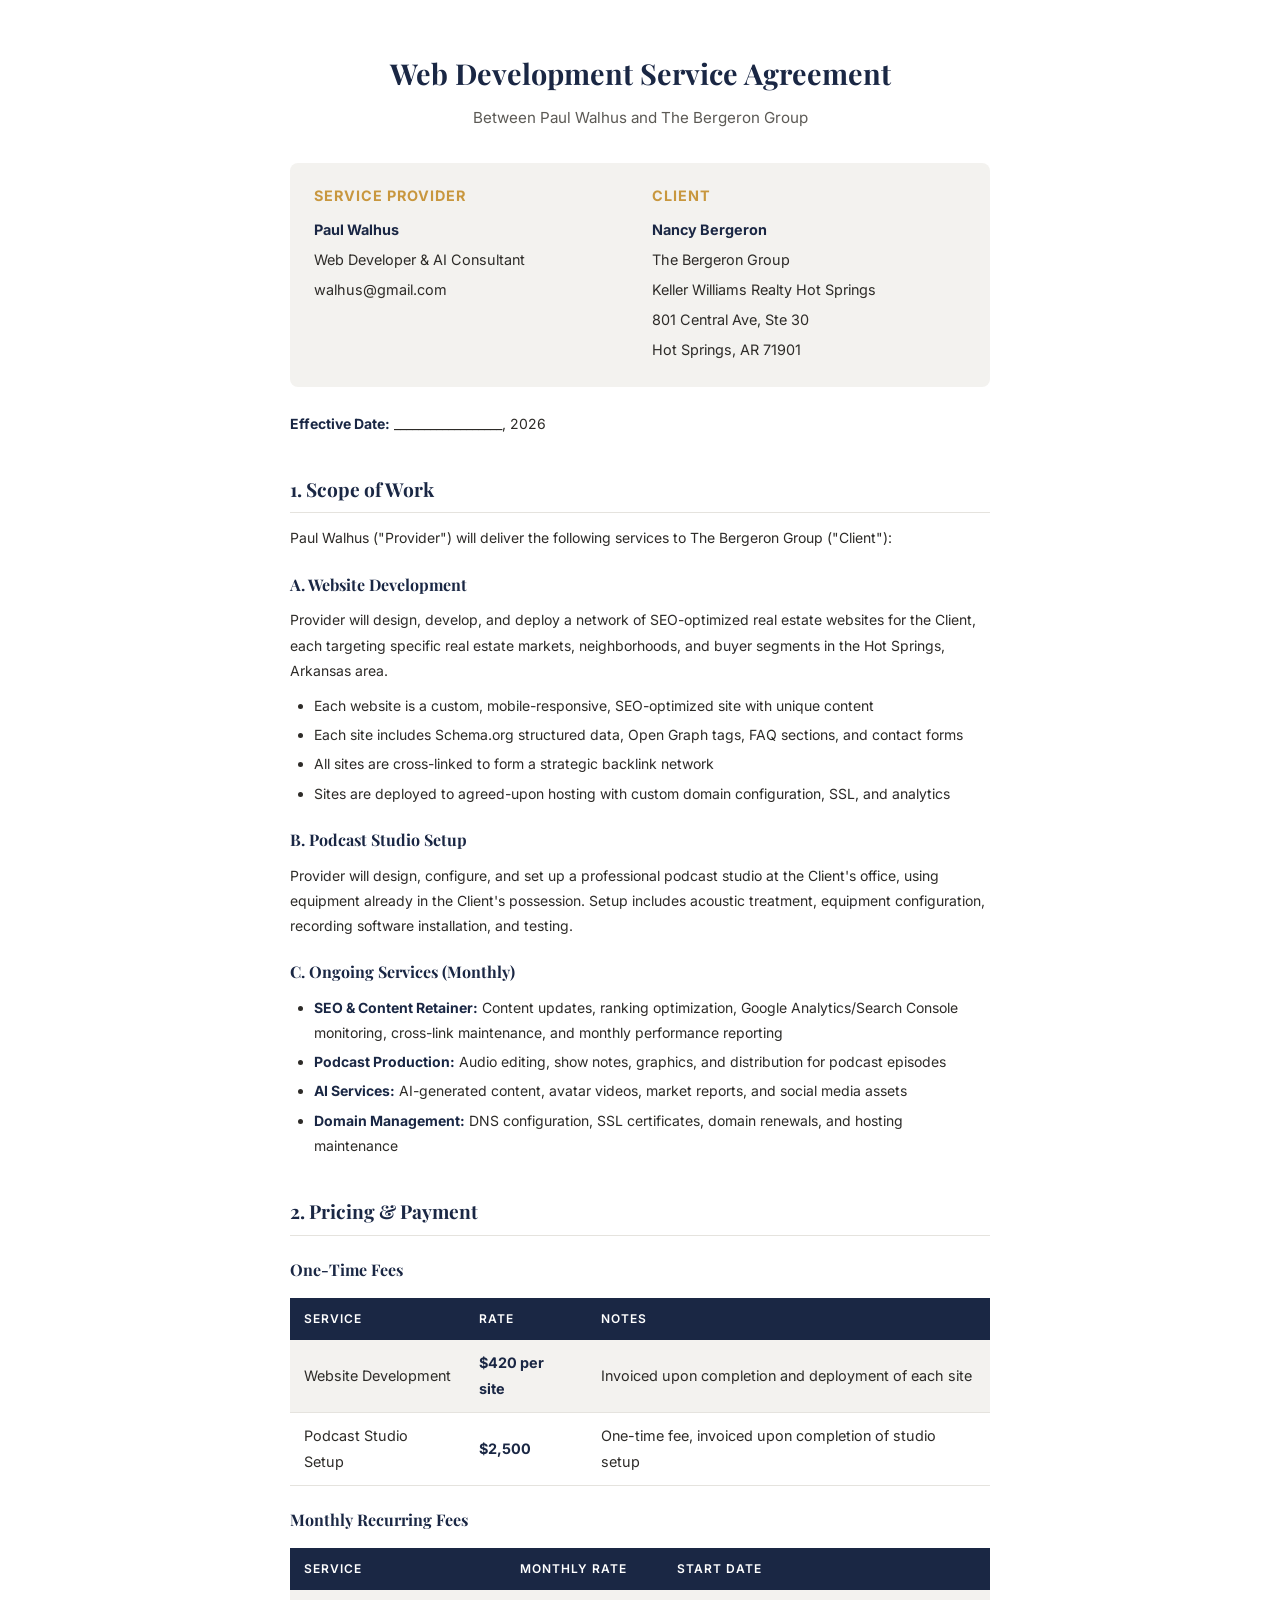
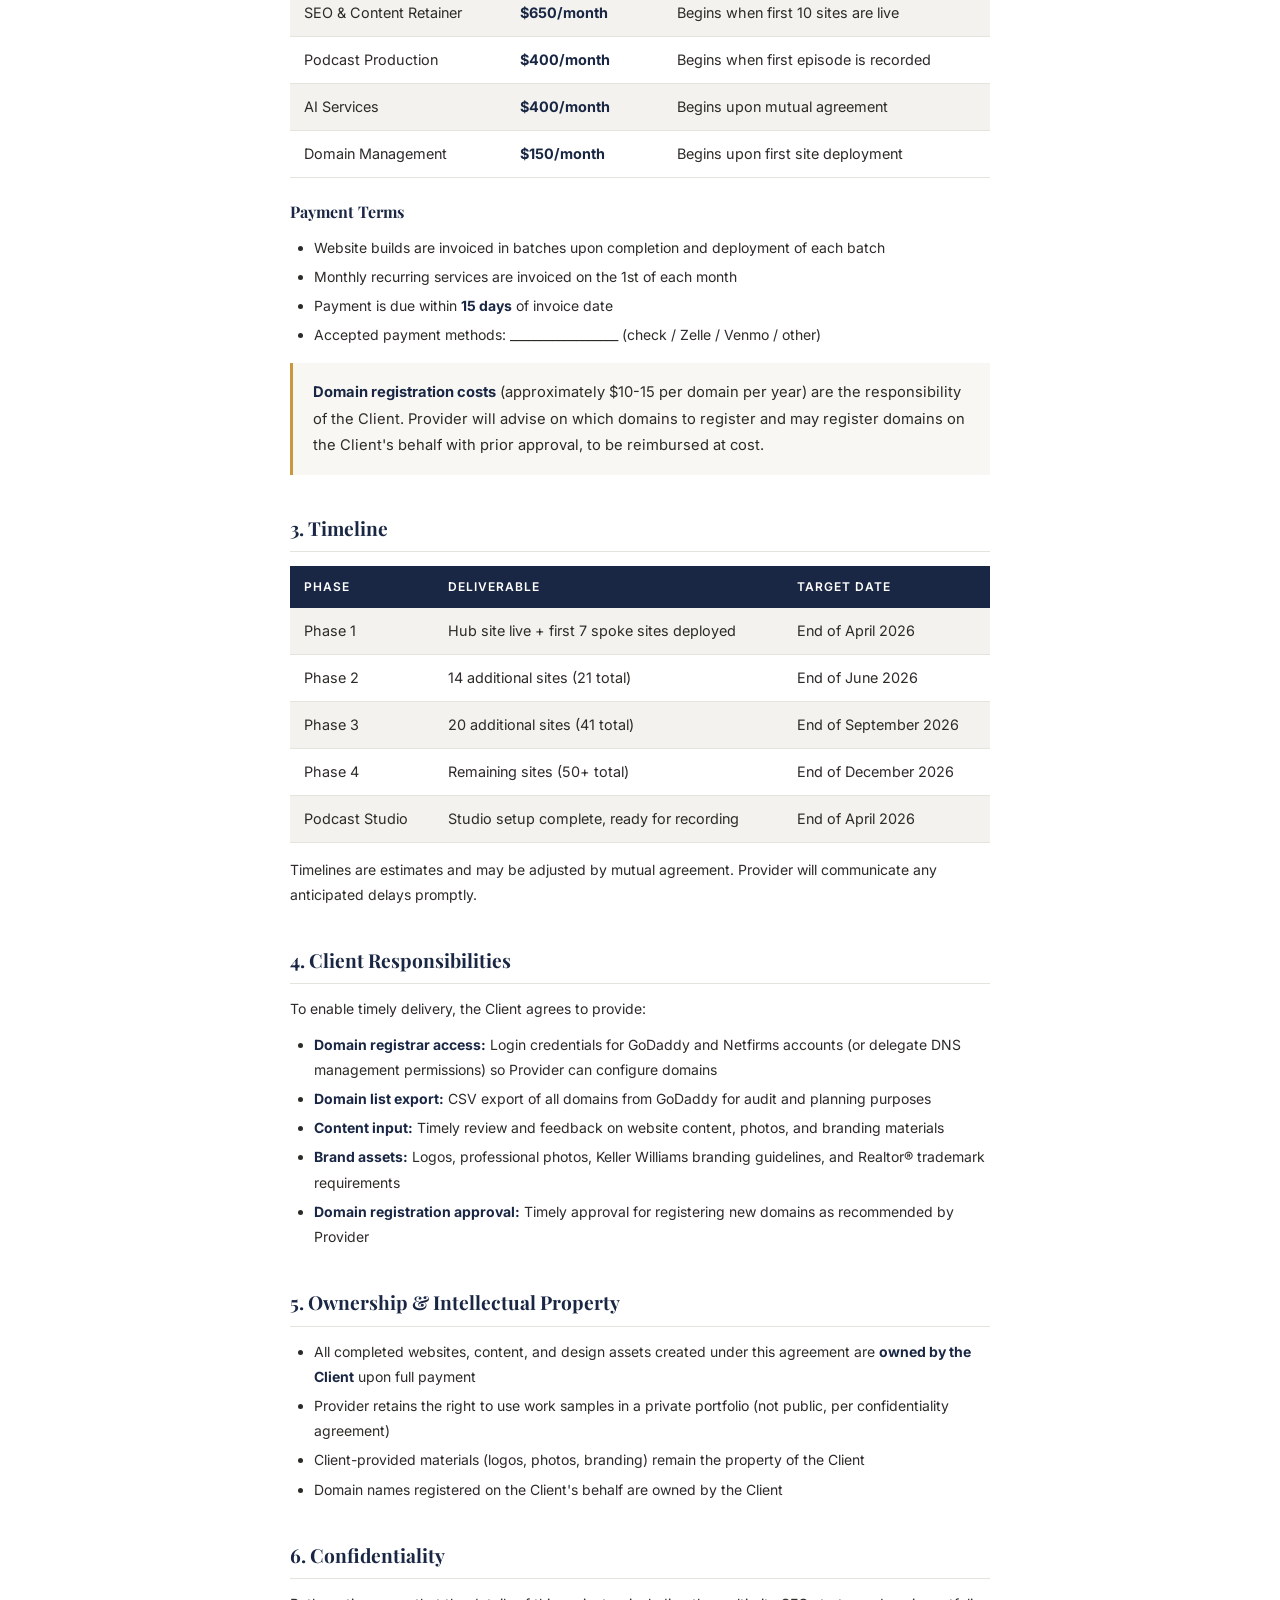
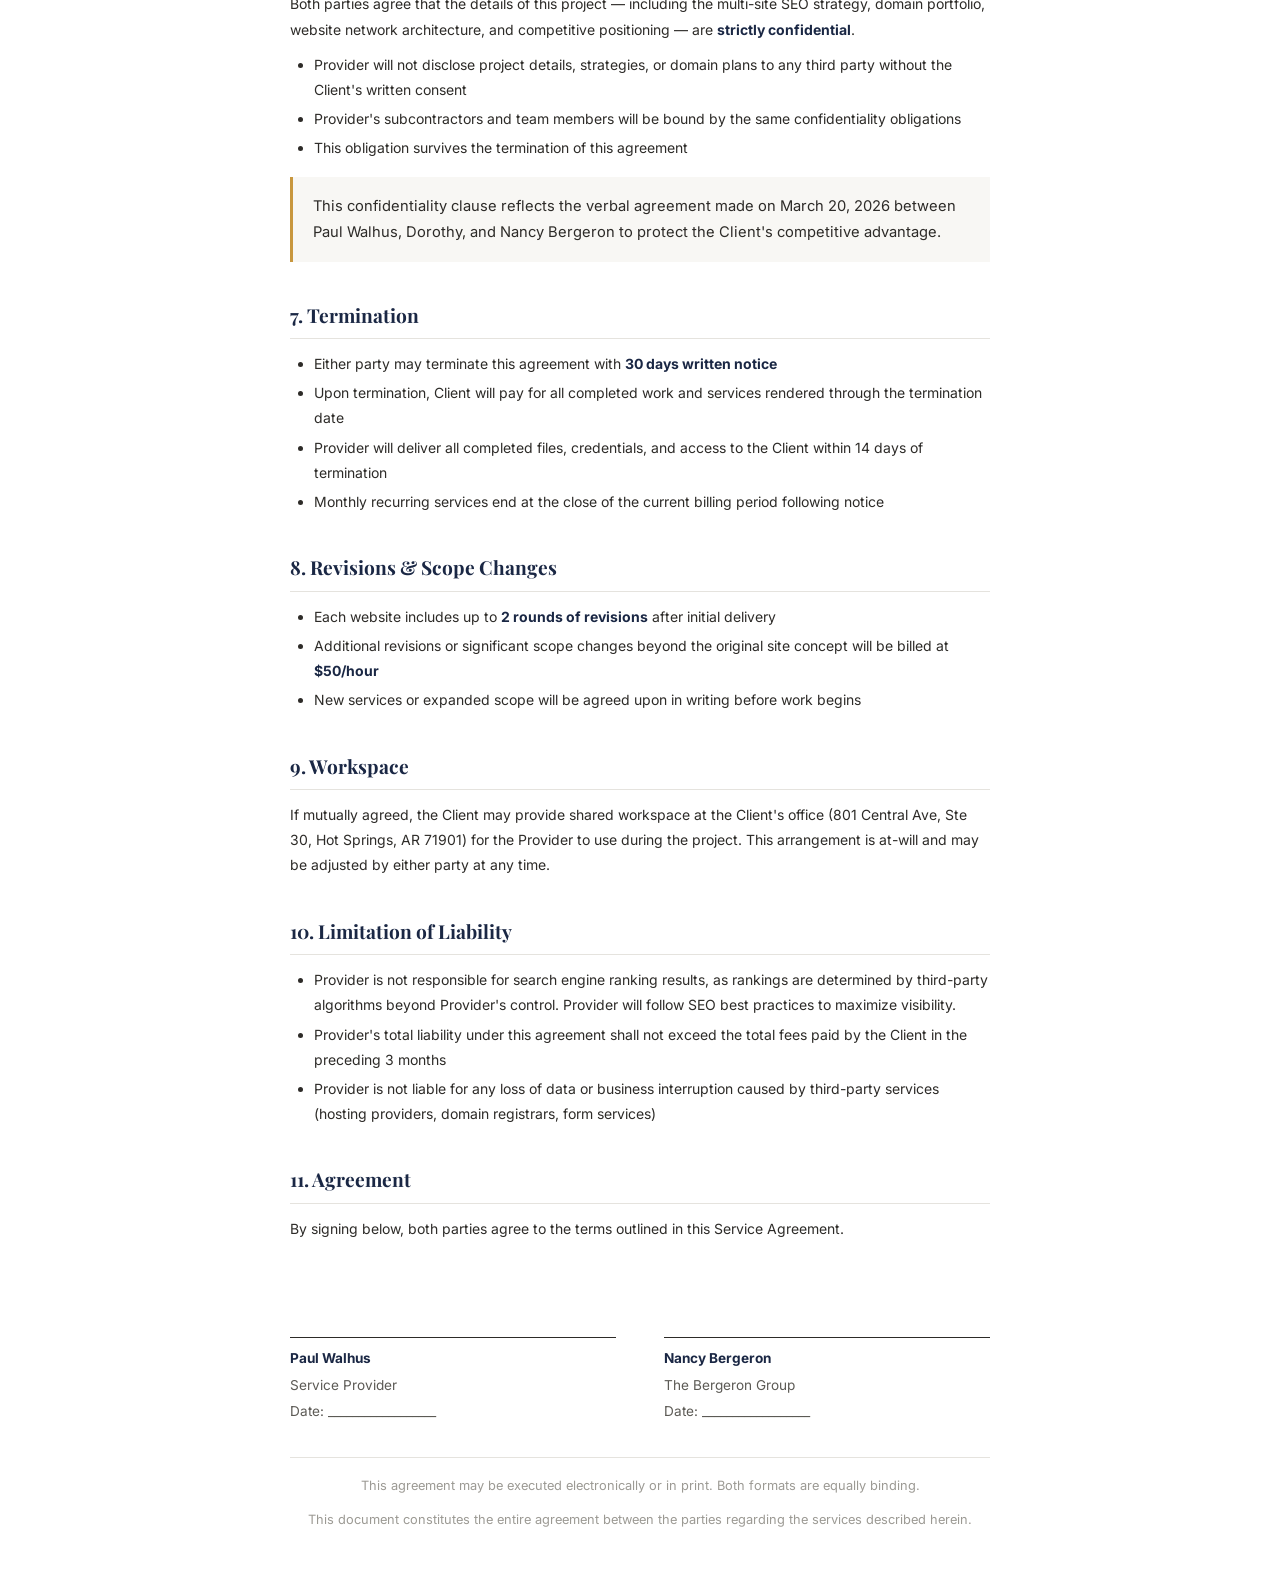
<file: agreement.html>
<!DOCTYPE html>
<html lang="en">
<head>
  <meta charset="UTF-8">
  <meta name="viewport" content="width=device-width, initial-scale=1.0">
  <title>Service Agreement — Paul Walhus &amp; The Bergeron Group</title>
  <link rel="preconnect" href="https://fonts.googleapis.com">
  <link rel="preconnect" href="https://fonts.gstatic.com" crossorigin>
  <link href="https://fonts.googleapis.com/css2?family=Playfair+Display:wght@400;600;700&family=Inter:wght@300;400;500;600;700&display=swap" rel="stylesheet">
  <style>
    :root {
      --navy: #1a2744;
      --gold: #c8973e;
      --white: #ffffff;
      --off-white: #f8f7f4;
      --gray-100: #f3f2ef;
      --gray-200: #e5e3de;
      --gray-400: #9c9a94;
      --gray-600: #5c5a55;
      --text: #2d2b28;
      --radius: 8px;
    }
    *, *::before, *::after { box-sizing: border-box; margin: 0; padding: 0; }
    body {
      font-family: 'Inter', -apple-system, sans-serif;
      color: var(--text);
      line-height: 1.8;
      font-size: 14px;
      background: var(--white);
      max-width: 780px;
      margin: 0 auto;
      padding: 48px 40px;
    }
    h1, h2, h3 { font-family: 'Playfair Display', Georgia, serif; color: var(--navy); }
    h1 { font-size: 1.8rem; text-align: center; margin-bottom: 4px; }
    h2 { font-size: 1.2rem; margin: 36px 0 12px; padding-bottom: 6px; border-bottom: 1px solid var(--gray-200); }
    h3 { font-size: 1rem; margin: 20px 0 8px; }
    p { margin-bottom: 10px; }
    ul, ol { margin: 8px 0 14px 24px; }
    li { margin-bottom: 4px; }
    strong { color: var(--navy); }

    .header-sub {
      text-align: center;
      color: var(--gray-600);
      font-size: 0.95rem;
      margin-bottom: 32px;
    }

    .parties {
      display: grid;
      grid-template-columns: 1fr 1fr;
      gap: 24px;
      margin: 24px 0;
      padding: 20px 24px;
      background: var(--gray-100);
      border-radius: var(--radius);
    }
    .parties h3 { margin-top: 0; font-size: 0.9rem; color: var(--gold); font-family: 'Inter', sans-serif; text-transform: uppercase; letter-spacing: 1px; }
    .parties p { margin-bottom: 4px; font-size: 0.9rem; }

    table {
      width: 100%;
      border-collapse: collapse;
      margin: 14px 0;
      font-size: 0.9rem;
    }
    th {
      background: var(--navy);
      color: var(--white);
      padding: 10px 14px;
      text-align: left;
      font-weight: 600;
      font-size: 0.75rem;
      text-transform: uppercase;
      letter-spacing: 1px;
    }
    td { padding: 10px 14px; border-bottom: 1px solid var(--gray-200); }
    tr:nth-child(even) { background: var(--gray-100); }
    .money { color: var(--navy); font-weight: 700; }

    .highlight {
      background: var(--off-white);
      border-left: 3px solid var(--gold);
      padding: 16px 20px;
      margin: 16px 0;
      font-size: 0.92rem;
    }

    .sig-grid {
      display: grid;
      grid-template-columns: 1fr 1fr;
      gap: 48px;
      margin: 48px 0 24px;
    }
    .sig-block { border-top: 1px solid var(--text); padding-top: 8px; }
    .sig-block p { font-size: 0.85rem; margin-bottom: 2px; color: var(--gray-600); }
    .sig-line { height: 48px; }

    .footer-note {
      text-align: center;
      font-size: 0.8rem;
      color: var(--gray-400);
      margin-top: 32px;
      padding-top: 16px;
      border-top: 1px solid var(--gray-200);
    }

    @media print {
      body { padding: 32px; font-size: 12px; }
      h1 { font-size: 1.5rem; }
      h2 { margin-top: 24px; }
      .sig-line { height: 60px; }
    }
    @media (max-width: 600px) {
      body { padding: 24px 20px; }
      .parties, .sig-grid { grid-template-columns: 1fr; }
    }
  </style>
</head>
<body>

  <h1>Web Development Service Agreement</h1>
  <p class="header-sub">Between Paul Walhus and The Bergeron Group</p>

  <div class="parties">
    <div>
      <h3>Service Provider</h3>
      <p><strong>Paul Walhus</strong></p>
      <p>Web Developer &amp; AI Consultant</p>
      <p>walhus@gmail.com</p>
    </div>
    <div>
      <h3>Client</h3>
      <p><strong>Nancy Bergeron</strong></p>
      <p>The Bergeron Group</p>
      <p>Keller Williams Realty Hot Springs</p>
      <p>801 Central Ave, Ste 30</p>
      <p>Hot Springs, AR 71901</p>
    </div>
  </div>

  <p><strong>Effective Date:</strong> __________________, 2026</p>

  <!-- SCOPE -->
  <h2>1. Scope of Work</h2>
  <p>Paul Walhus ("Provider") will deliver the following services to The Bergeron Group ("Client"):</p>

  <h3>A. Website Development</h3>
  <p>Provider will design, develop, and deploy a network of SEO-optimized real estate websites for the Client, each targeting specific real estate markets, neighborhoods, and buyer segments in the Hot Springs, Arkansas area.</p>
  <ul>
    <li>Each website is a custom, mobile-responsive, SEO-optimized site with unique content</li>
    <li>Each site includes Schema.org structured data, Open Graph tags, FAQ sections, and contact forms</li>
    <li>All sites are cross-linked to form a strategic backlink network</li>
    <li>Sites are deployed to agreed-upon hosting with custom domain configuration, SSL, and analytics</li>
  </ul>

  <h3>B. Podcast Studio Setup</h3>
  <p>Provider will design, configure, and set up a professional podcast studio at the Client's office, using equipment already in the Client's possession. Setup includes acoustic treatment, equipment configuration, recording software installation, and testing.</p>

  <h3>C. Ongoing Services (Monthly)</h3>
  <ul>
    <li><strong>SEO &amp; Content Retainer:</strong> Content updates, ranking optimization, Google Analytics/Search Console monitoring, cross-link maintenance, and monthly performance reporting</li>
    <li><strong>Podcast Production:</strong> Audio editing, show notes, graphics, and distribution for podcast episodes</li>
    <li><strong>AI Services:</strong> AI-generated content, avatar videos, market reports, and social media assets</li>
    <li><strong>Domain Management:</strong> DNS configuration, SSL certificates, domain renewals, and hosting maintenance</li>
  </ul>

  <!-- PRICING -->
  <h2>2. Pricing &amp; Payment</h2>

  <h3>One-Time Fees</h3>
  <table>
    <tr><th>Service</th><th>Rate</th><th>Notes</th></tr>
    <tr>
      <td>Website Development</td>
      <td class="money">$420 per site</td>
      <td>Invoiced upon completion and deployment of each site</td>
    </tr>
    <tr>
      <td>Podcast Studio Setup</td>
      <td class="money">$2,500</td>
      <td>One-time fee, invoiced upon completion of studio setup</td>
    </tr>
  </table>

  <h3>Monthly Recurring Fees</h3>
  <table>
    <tr><th>Service</th><th>Monthly Rate</th><th>Start Date</th></tr>
    <tr>
      <td>SEO &amp; Content Retainer</td>
      <td class="money">$650/month</td>
      <td>Begins when first 10 sites are live</td>
    </tr>
    <tr>
      <td>Podcast Production</td>
      <td class="money">$400/month</td>
      <td>Begins when first episode is recorded</td>
    </tr>
    <tr>
      <td>AI Services</td>
      <td class="money">$400/month</td>
      <td>Begins upon mutual agreement</td>
    </tr>
    <tr>
      <td>Domain Management</td>
      <td class="money">$150/month</td>
      <td>Begins upon first site deployment</td>
    </tr>
  </table>

  <h3>Payment Terms</h3>
  <ul>
    <li>Website builds are invoiced in batches upon completion and deployment of each batch</li>
    <li>Monthly recurring services are invoiced on the 1st of each month</li>
    <li>Payment is due within <strong>15 days</strong> of invoice date</li>
    <li>Accepted payment methods: __________________ (check / Zelle / Venmo / other)</li>
  </ul>

  <div class="highlight">
    <strong>Domain registration costs</strong> (approximately $10-15 per domain per year) are the responsibility of the Client. Provider will advise on which domains to register and may register domains on the Client's behalf with prior approval, to be reimbursed at cost.
  </div>

  <!-- TIMELINE -->
  <h2>3. Timeline</h2>
  <table>
    <tr><th>Phase</th><th>Deliverable</th><th>Target Date</th></tr>
    <tr>
      <td>Phase 1</td>
      <td>Hub site live + first 7 spoke sites deployed</td>
      <td>End of April 2026</td>
    </tr>
    <tr>
      <td>Phase 2</td>
      <td>14 additional sites (21 total)</td>
      <td>End of June 2026</td>
    </tr>
    <tr>
      <td>Phase 3</td>
      <td>20 additional sites (41 total)</td>
      <td>End of September 2026</td>
    </tr>
    <tr>
      <td>Phase 4</td>
      <td>Remaining sites (50+ total)</td>
      <td>End of December 2026</td>
    </tr>
    <tr>
      <td>Podcast Studio</td>
      <td>Studio setup complete, ready for recording</td>
      <td>End of April 2026</td>
    </tr>
  </table>
  <p>Timelines are estimates and may be adjusted by mutual agreement. Provider will communicate any anticipated delays promptly.</p>

  <!-- CLIENT RESPONSIBILITIES -->
  <h2>4. Client Responsibilities</h2>
  <p>To enable timely delivery, the Client agrees to provide:</p>
  <ul>
    <li><strong>Domain registrar access:</strong> Login credentials for GoDaddy and Netfirms accounts (or delegate DNS management permissions) so Provider can configure domains</li>
    <li><strong>Domain list export:</strong> CSV export of all domains from GoDaddy for audit and planning purposes</li>
    <li><strong>Content input:</strong> Timely review and feedback on website content, photos, and branding materials</li>
    <li><strong>Brand assets:</strong> Logos, professional photos, Keller Williams branding guidelines, and Realtor&reg; trademark requirements</li>
    <li><strong>Domain registration approval:</strong> Timely approval for registering new domains as recommended by Provider</li>
  </ul>

  <!-- OWNERSHIP -->
  <h2>5. Ownership &amp; Intellectual Property</h2>
  <ul>
    <li>All completed websites, content, and design assets created under this agreement are <strong>owned by the Client</strong> upon full payment</li>
    <li>Provider retains the right to use work samples in a private portfolio (not public, per confidentiality agreement)</li>
    <li>Client-provided materials (logos, photos, branding) remain the property of the Client</li>
    <li>Domain names registered on the Client's behalf are owned by the Client</li>
  </ul>

  <!-- CONFIDENTIALITY -->
  <h2>6. Confidentiality</h2>
  <p>Both parties agree that the details of this project — including the multi-site SEO strategy, domain portfolio, website network architecture, and competitive positioning — are <strong>strictly confidential</strong>.</p>
  <ul>
    <li>Provider will not disclose project details, strategies, or domain plans to any third party without the Client's written consent</li>
    <li>Provider's subcontractors and team members will be bound by the same confidentiality obligations</li>
    <li>This obligation survives the termination of this agreement</li>
  </ul>

  <div class="highlight">
    This confidentiality clause reflects the verbal agreement made on March 20, 2026 between Paul Walhus, Dorothy, and Nancy Bergeron to protect the Client's competitive advantage.
  </div>

  <!-- TERMINATION -->
  <h2>7. Termination</h2>
  <ul>
    <li>Either party may terminate this agreement with <strong>30 days written notice</strong></li>
    <li>Upon termination, Client will pay for all completed work and services rendered through the termination date</li>
    <li>Provider will deliver all completed files, credentials, and access to the Client within 14 days of termination</li>
    <li>Monthly recurring services end at the close of the current billing period following notice</li>
  </ul>

  <!-- REVISIONS & CHANGES -->
  <h2>8. Revisions &amp; Scope Changes</h2>
  <ul>
    <li>Each website includes up to <strong>2 rounds of revisions</strong> after initial delivery</li>
    <li>Additional revisions or significant scope changes beyond the original site concept will be billed at <strong>$50/hour</strong></li>
    <li>New services or expanded scope will be agreed upon in writing before work begins</li>
  </ul>

  <!-- WORKSPACE -->
  <h2>9. Workspace</h2>
  <p>If mutually agreed, the Client may provide shared workspace at the Client's office (801 Central Ave, Ste 30, Hot Springs, AR 71901) for the Provider to use during the project. This arrangement is at-will and may be adjusted by either party at any time.</p>

  <!-- LIMITATION -->
  <h2>10. Limitation of Liability</h2>
  <ul>
    <li>Provider is not responsible for search engine ranking results, as rankings are determined by third-party algorithms beyond Provider's control. Provider will follow SEO best practices to maximize visibility.</li>
    <li>Provider's total liability under this agreement shall not exceed the total fees paid by the Client in the preceding 3 months</li>
    <li>Provider is not liable for any loss of data or business interruption caused by third-party services (hosting providers, domain registrars, form services)</li>
  </ul>

  <!-- AGREEMENT -->
  <h2>11. Agreement</h2>
  <p>By signing below, both parties agree to the terms outlined in this Service Agreement.</p>

  <div class="sig-grid">
    <div>
      <div class="sig-line"></div>
      <div class="sig-block">
        <p><strong>Paul Walhus</strong></p>
        <p>Service Provider</p>
        <p>Date: __________________</p>
      </div>
    </div>
    <div>
      <div class="sig-line"></div>
      <div class="sig-block">
        <p><strong>Nancy Bergeron</strong></p>
        <p>The Bergeron Group</p>
        <p>Date: __________________</p>
      </div>
    </div>
  </div>

  <div class="footer-note">
    <p>This agreement may be executed electronically or in print. Both formats are equally binding.</p>
    <p>This document constitutes the entire agreement between the parties regarding the services described herein.</p>
  </div>

</body>
</html>
</file>
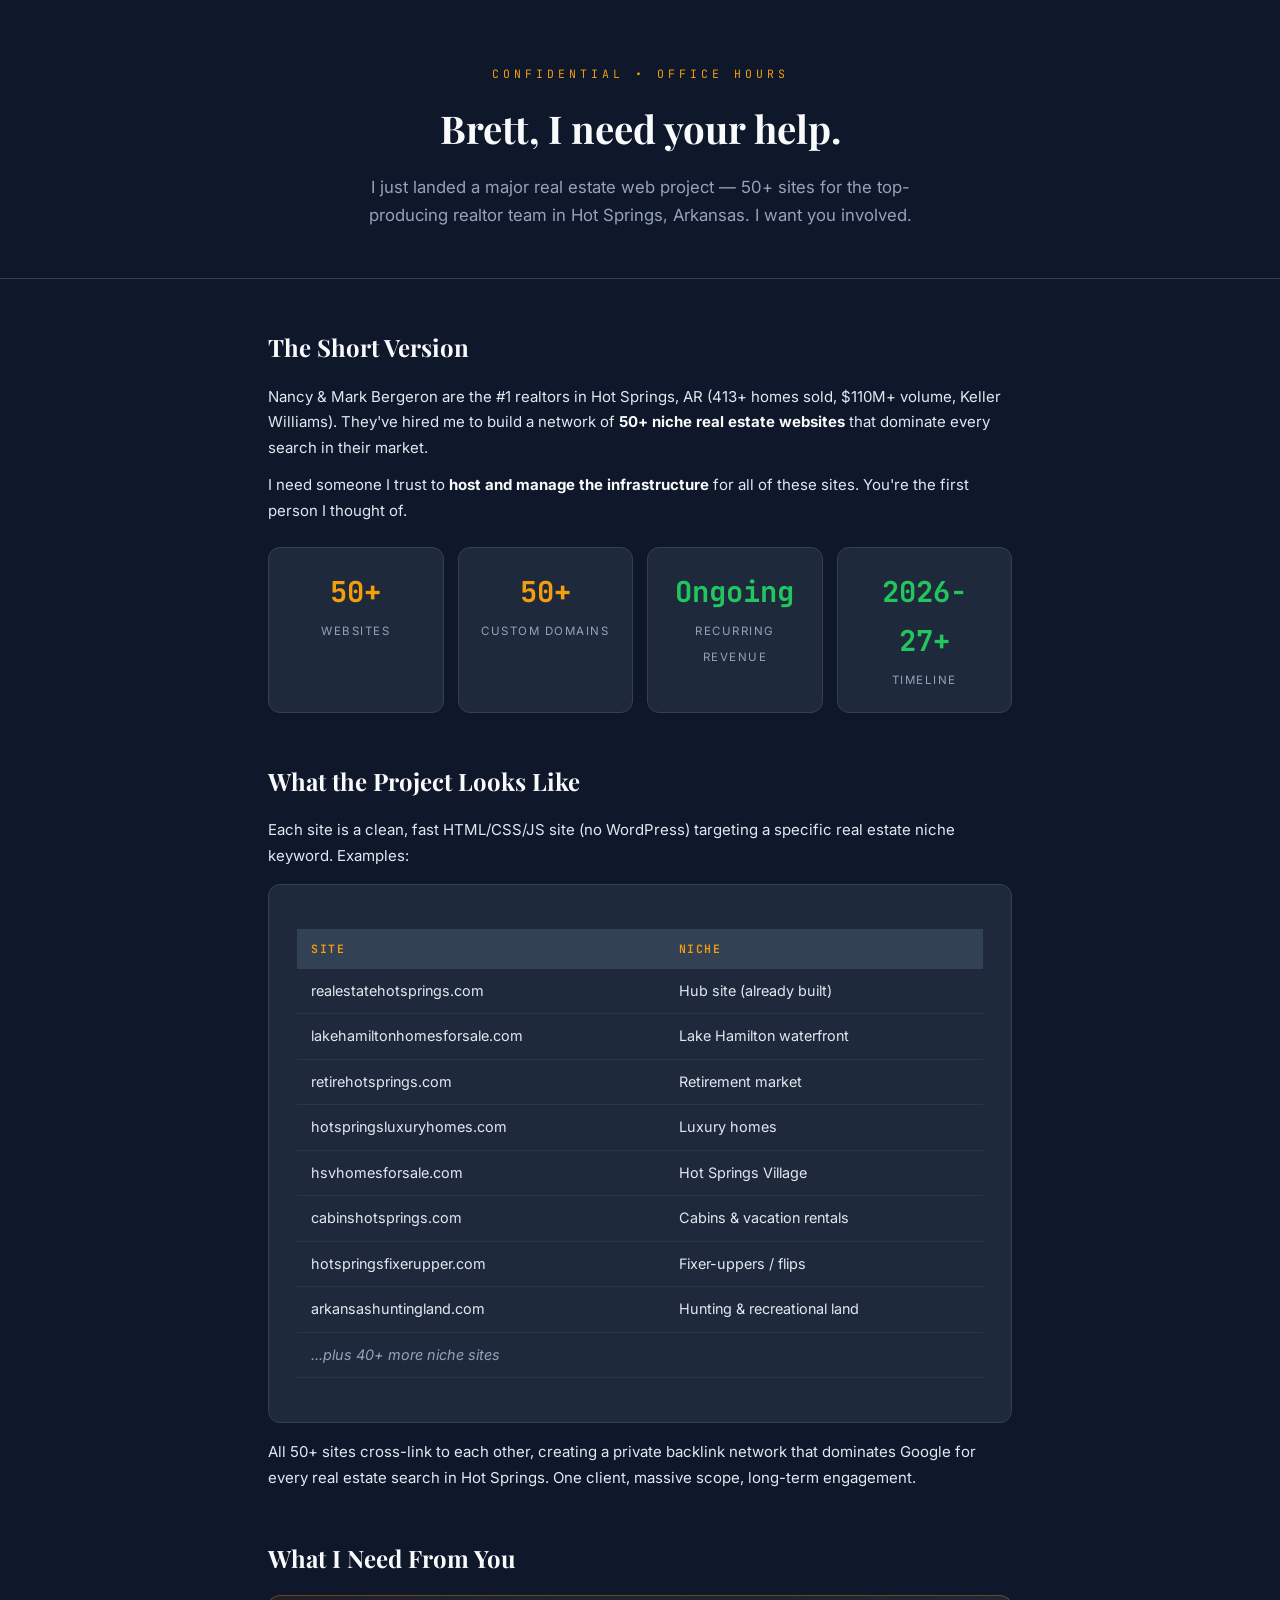
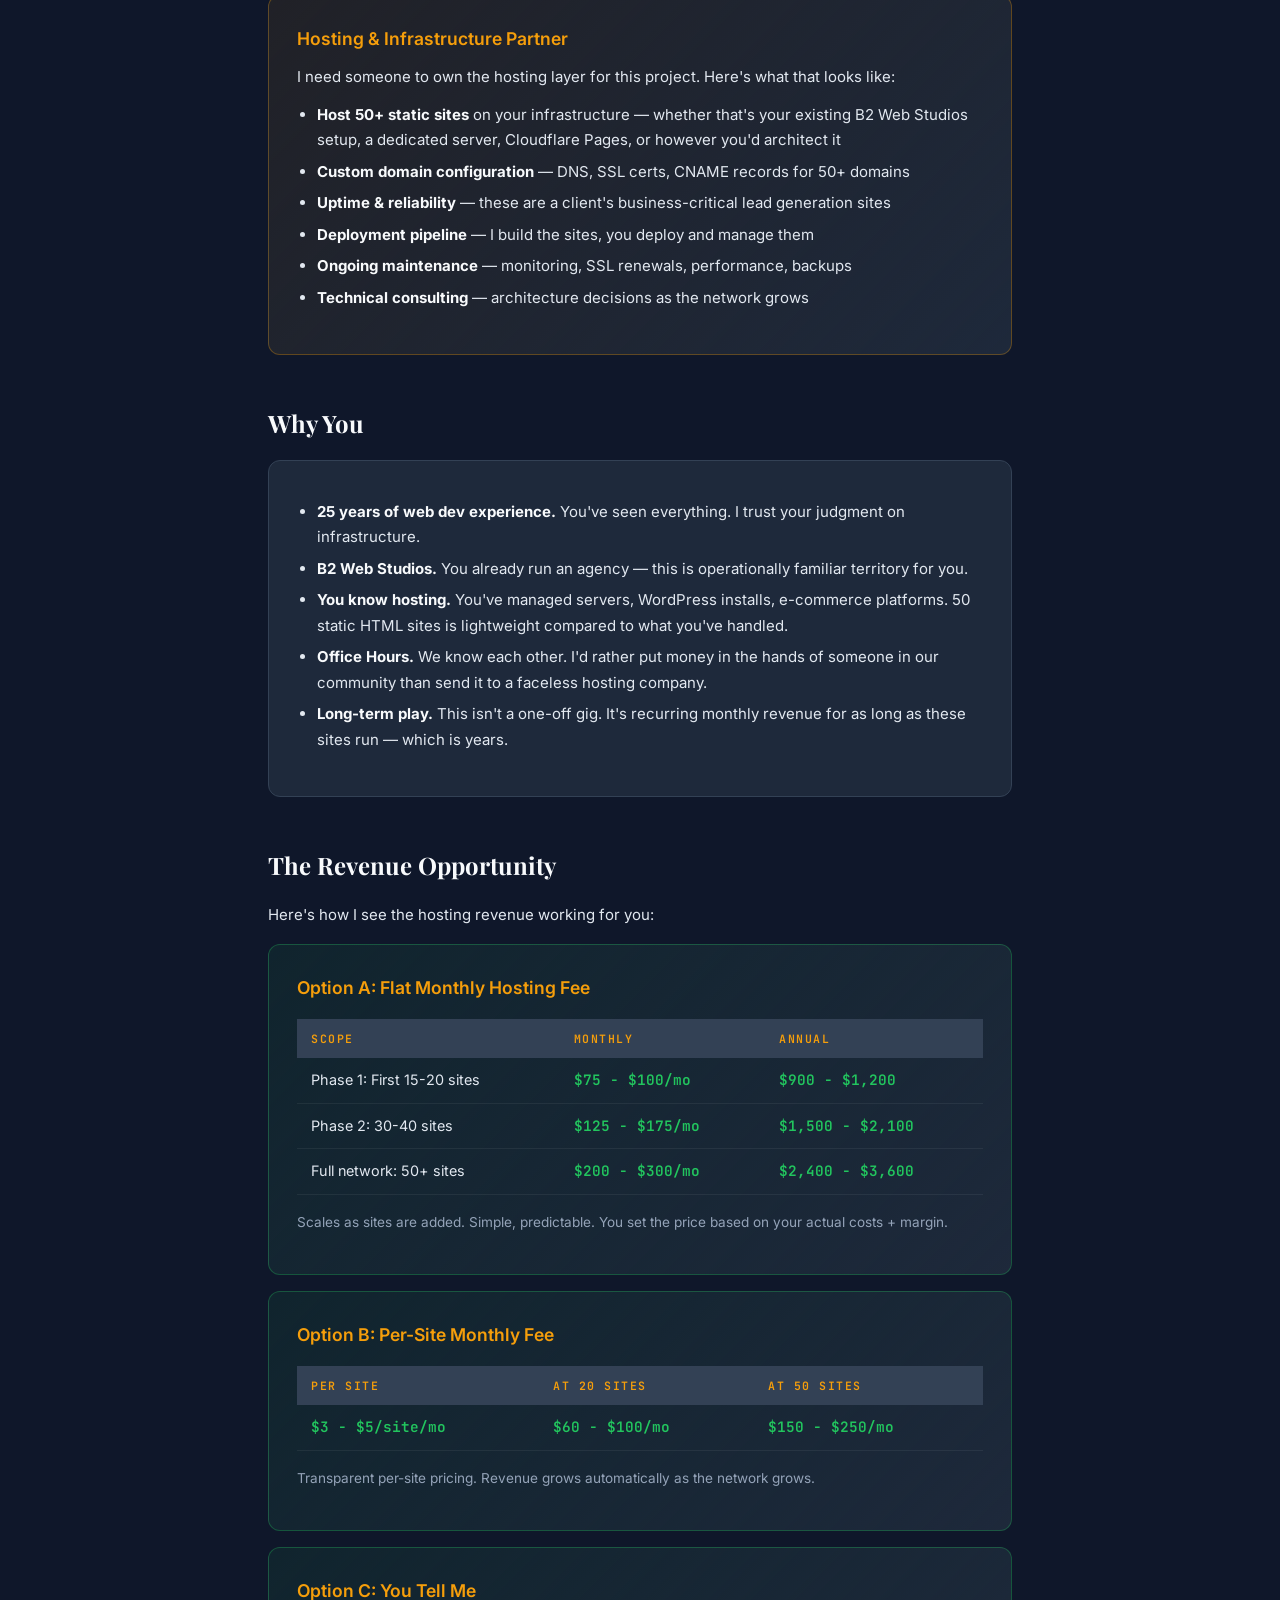
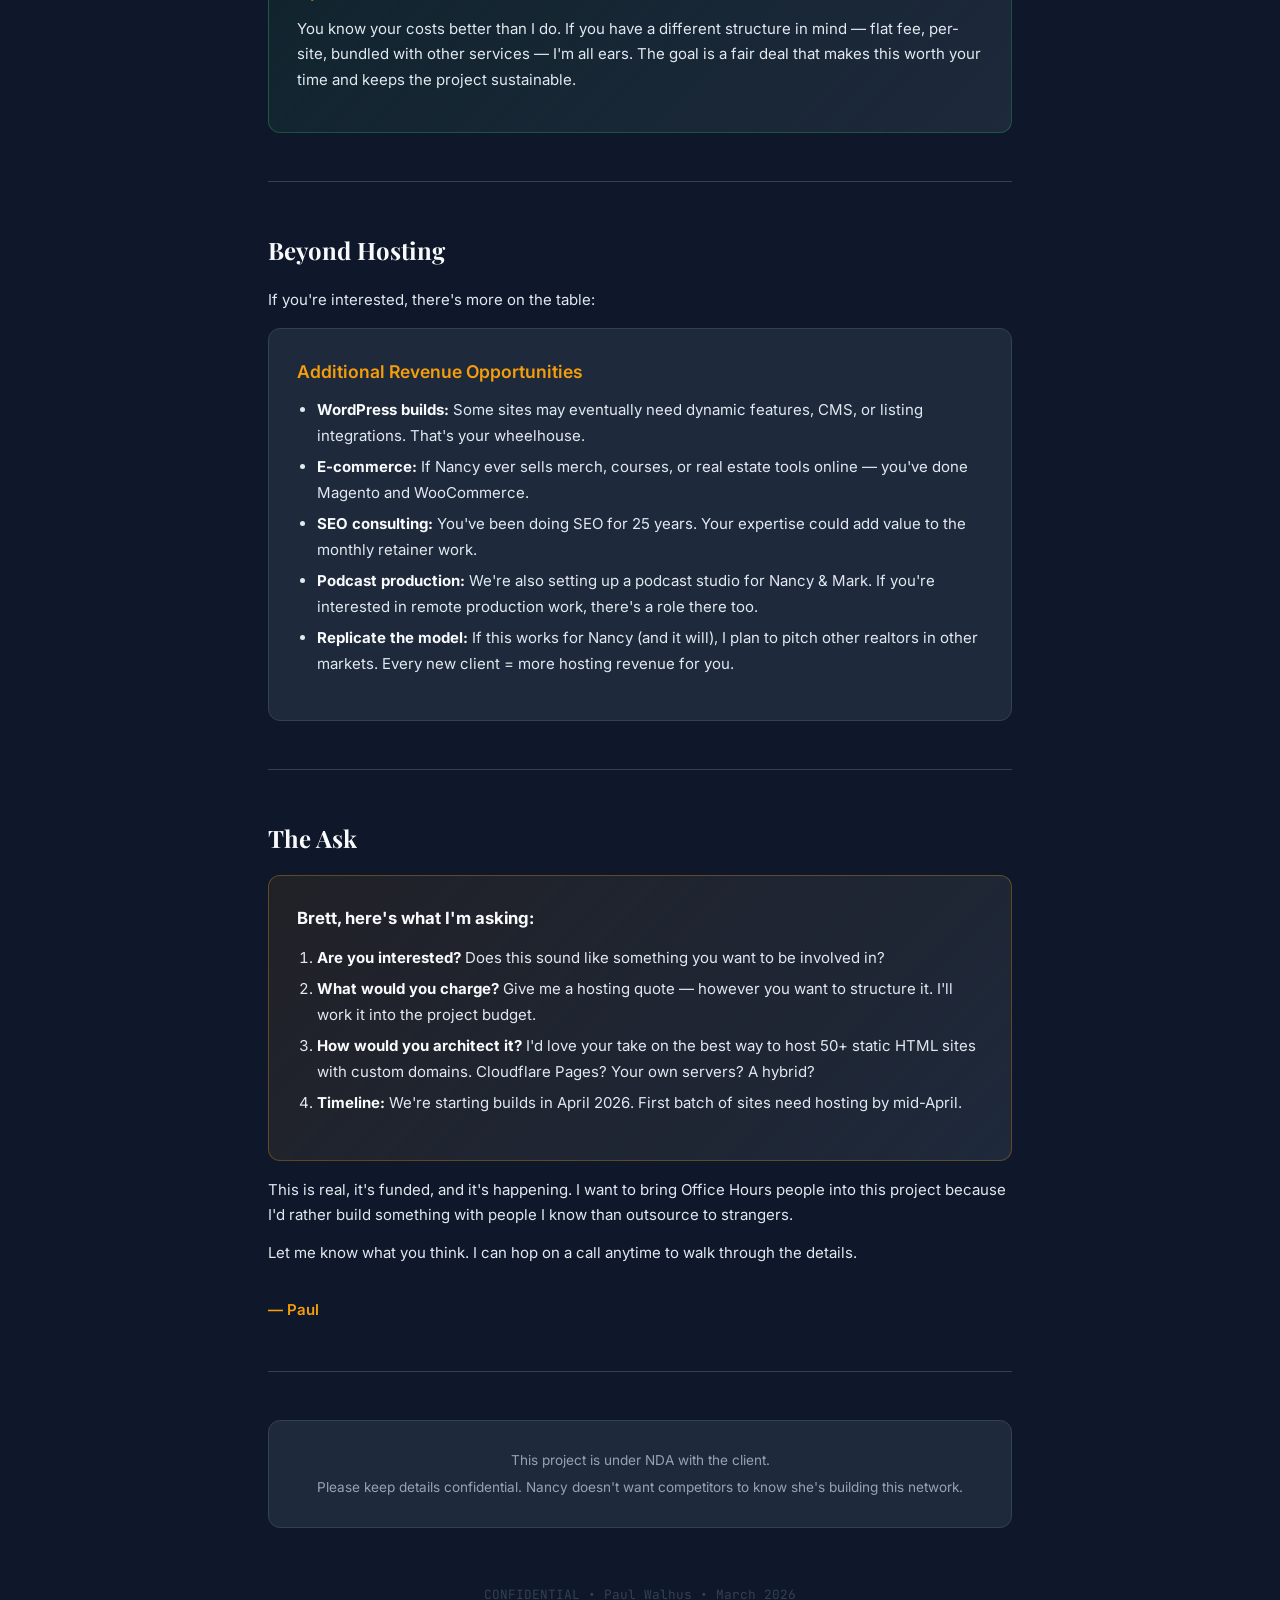
<file: BrettBelau.html>
<!DOCTYPE html>
<html lang="en">
<head>
  <meta charset="UTF-8">
  <meta name="viewport" content="width=device-width, initial-scale=1.0">
  <title>Partnership Opportunity — Brett Belau</title>
  <link rel="preconnect" href="https://fonts.googleapis.com">
  <link rel="preconnect" href="https://fonts.gstatic.com" crossorigin>
  <link href="https://fonts.googleapis.com/css2?family=Playfair+Display:wght@400;600;700&family=Inter:wght@300;400;500;600;700&family=JetBrains+Mono:wght@400;600&display=swap" rel="stylesheet">
  <style>
    :root {
      --navy: #0f172a;
      --navy-mid: #1e293b;
      --navy-light: #334155;
      --gold: #f59e0b;
      --gold-light: #fbbf24;
      --green: #22c55e;
      --green-dim: #166534;
      --blue: #3b82f6;
      --white: #f8fafc;
      --gray: #94a3b8;
      --text: #e2e8f0;
      --mono: 'JetBrains Mono', 'Courier New', monospace;
    }
    *, *::before, *::after { box-sizing: border-box; margin: 0; padding: 0; }
    body {
      font-family: 'Inter', -apple-system, sans-serif;
      background: var(--navy);
      color: var(--text);
      line-height: 1.7;
      font-size: 15px;
    }
    .container { max-width: 800px; margin: 0 auto; padding: 0 28px; }
    h1, h2, h3 { font-family: 'Playfair Display', Georgia, serif; }
    h1 { font-size: 2.4rem; color: var(--white); }
    h2 { font-size: 1.5rem; color: var(--white); margin: 48px 0 16px; }
    h3 { font-size: 1.1rem; color: var(--gold); margin: 24px 0 10px; font-family: 'Inter', sans-serif; font-weight: 600; }
    p { margin-bottom: 12px; }
    strong { color: var(--white); }
    ul, ol { margin: 10px 0 16px 20px; }
    li { margin-bottom: 6px; }

    .header {
      padding: 64px 0 48px;
      text-align: center;
      border-bottom: 1px solid var(--navy-light);
    }
    .header .label {
      font-family: var(--mono);
      font-size: 0.72rem;
      text-transform: uppercase;
      letter-spacing: 4px;
      color: var(--gold);
      margin-bottom: 12px;
    }
    .header .sub {
      color: var(--gray);
      font-size: 1.05rem;
      max-width: 560px;
      margin: 12px auto 0;
    }

    .card {
      background: var(--navy-mid);
      border: 1px solid var(--navy-light);
      border-radius: 12px;
      padding: 28px;
      margin: 16px 0;
    }
    .card-gold {
      border-color: rgba(245,158,11,0.3);
      background: linear-gradient(135deg, rgba(245,158,11,0.08) 0%, var(--navy-mid) 100%);
    }
    .card-green {
      border-color: rgba(34,197,94,0.3);
      background: linear-gradient(135deg, rgba(34,197,94,0.08) 0%, var(--navy-mid) 100%);
    }

    .stats {
      display: grid;
      grid-template-columns: repeat(auto-fit, minmax(160px, 1fr));
      gap: 14px;
      margin: 24px 0;
    }
    .stat {
      background: var(--navy-mid);
      border: 1px solid var(--navy-light);
      border-radius: 12px;
      padding: 20px;
      text-align: center;
    }
    .stat .num {
      font-family: var(--mono);
      font-size: 1.8rem;
      font-weight: 700;
      color: var(--green);
      display: block;
    }
    .stat .num-gold { color: var(--gold); }
    .stat .lbl {
      font-size: 0.72rem;
      text-transform: uppercase;
      letter-spacing: 1.5px;
      color: var(--gray);
      margin-top: 4px;
    }

    table {
      width: 100%;
      border-collapse: collapse;
      margin: 16px 0;
      font-size: 0.9rem;
    }
    th {
      background: var(--navy-light);
      color: var(--gold);
      padding: 10px 14px;
      text-align: left;
      font-weight: 600;
      font-size: 0.72rem;
      text-transform: uppercase;
      letter-spacing: 1.5px;
      font-family: var(--mono);
    }
    td {
      padding: 10px 14px;
      border-bottom: 1px solid rgba(255,255,255,0.06);
    }
    tr:hover { background: rgba(255,255,255,0.02); }
    .money { font-family: var(--mono); color: var(--green); font-weight: 600; }

    .divider {
      height: 1px;
      background: var(--navy-light);
      margin: 48px 0;
    }

    .footer {
      text-align: center;
      padding: 40px 0;
      color: var(--navy-light);
      font-size: 0.8rem;
      font-family: var(--mono);
    }

    @media (max-width: 600px) {
      .header { padding: 40px 0 32px; }
      h1 { font-size: 1.7rem; }
      .stats { grid-template-columns: 1fr 1fr; }
    }
  </style>
</head>
<body>

  <div class="header">
    <div class="container">
      <p class="label">Confidential &bull; Office Hours</p>
      <h1>Brett, I need your help.</h1>
      <p class="sub">I just landed a major real estate web project &mdash; 50+ sites for the top-producing realtor team in Hot Springs, Arkansas. I want you involved.</p>
    </div>
  </div>

  <div class="container">

    <h2>The Short Version</h2>
    <p>Nancy &amp; Mark Bergeron are the #1 realtors in Hot Springs, AR (413+ homes sold, $110M+ volume, Keller Williams). They've hired me to build a network of <strong>50+ niche real estate websites</strong> that dominate every search in their market.</p>
    <p>I need someone I trust to <strong>host and manage the infrastructure</strong> for all of these sites. You're the first person I thought of.</p>

    <div class="stats">
      <div class="stat">
        <span class="num num-gold">50+</span>
        <span class="lbl">Websites</span>
      </div>
      <div class="stat">
        <span class="num num-gold">50+</span>
        <span class="lbl">Custom Domains</span>
      </div>
      <div class="stat">
        <span class="num">Ongoing</span>
        <span class="lbl">Recurring Revenue</span>
      </div>
      <div class="stat">
        <span class="num">2026-27+</span>
        <span class="lbl">Timeline</span>
      </div>
    </div>

    <h2>What the Project Looks Like</h2>
    <p>Each site is a clean, fast HTML/CSS/JS site (no WordPress) targeting a specific real estate niche keyword. Examples:</p>

    <div class="card">
      <table>
        <tr><th>Site</th><th>Niche</th></tr>
        <tr><td>realestatehotsprings.com</td><td>Hub site (already built)</td></tr>
        <tr><td>lakehamiltonhomesforsale.com</td><td>Lake Hamilton waterfront</td></tr>
        <tr><td>retirehotsprings.com</td><td>Retirement market</td></tr>
        <tr><td>hotspringsluxuryhomes.com</td><td>Luxury homes</td></tr>
        <tr><td>hsvhomesforsale.com</td><td>Hot Springs Village</td></tr>
        <tr><td>cabinshotsprings.com</td><td>Cabins &amp; vacation rentals</td></tr>
        <tr><td>hotspringsfixerupper.com</td><td>Fixer-uppers / flips</td></tr>
        <tr><td>arkansashuntingland.com</td><td>Hunting &amp; recreational land</td></tr>
        <tr><td colspan="2" style="color:var(--gray); font-style:italic;">...plus 40+ more niche sites</td></tr>
      </table>
    </div>

    <p>All 50+ sites cross-link to each other, creating a private backlink network that dominates Google for every real estate search in Hot Springs. One client, massive scope, long-term engagement.</p>

    <h2>What I Need From You</h2>

    <div class="card card-gold">
      <h3 style="margin-top:0">Hosting &amp; Infrastructure Partner</h3>
      <p>I need someone to own the hosting layer for this project. Here's what that looks like:</p>
      <ul>
        <li><strong>Host 50+ static sites</strong> on your infrastructure &mdash; whether that's your existing B2 Web Studios setup, a dedicated server, Cloudflare Pages, or however you'd architect it</li>
        <li><strong>Custom domain configuration</strong> &mdash; DNS, SSL certs, CNAME records for 50+ domains</li>
        <li><strong>Uptime &amp; reliability</strong> &mdash; these are a client's business-critical lead generation sites</li>
        <li><strong>Deployment pipeline</strong> &mdash; I build the sites, you deploy and manage them</li>
        <li><strong>Ongoing maintenance</strong> &mdash; monitoring, SSL renewals, performance, backups</li>
        <li><strong>Technical consulting</strong> &mdash; architecture decisions as the network grows</li>
      </ul>
    </div>

    <h2>Why You</h2>
    <div class="card">
      <ul>
        <li><strong>25 years of web dev experience.</strong> You've seen everything. I trust your judgment on infrastructure.</li>
        <li><strong>B2 Web Studios.</strong> You already run an agency &mdash; this is operationally familiar territory for you.</li>
        <li><strong>You know hosting.</strong> You've managed servers, WordPress installs, e-commerce platforms. 50 static HTML sites is lightweight compared to what you've handled.</li>
        <li><strong>Office Hours.</strong> We know each other. I'd rather put money in the hands of someone in our community than send it to a faceless hosting company.</li>
        <li><strong>Long-term play.</strong> This isn't a one-off gig. It's recurring monthly revenue for as long as these sites run &mdash; which is years.</li>
      </ul>
    </div>

    <h2>The Revenue Opportunity</h2>
    <p>Here's how I see the hosting revenue working for you:</p>

    <div class="card card-green">
      <h3 style="margin-top:0">Option A: Flat Monthly Hosting Fee</h3>
      <table>
        <tr><th>Scope</th><th>Monthly</th><th>Annual</th></tr>
        <tr>
          <td>Phase 1: First 15-20 sites</td>
          <td class="money">$75 - $100/mo</td>
          <td class="money">$900 - $1,200</td>
        </tr>
        <tr>
          <td>Phase 2: 30-40 sites</td>
          <td class="money">$125 - $175/mo</td>
          <td class="money">$1,500 - $2,100</td>
        </tr>
        <tr>
          <td>Full network: 50+ sites</td>
          <td class="money">$200 - $300/mo</td>
          <td class="money">$2,400 - $3,600</td>
        </tr>
      </table>
      <p style="color:var(--gray); font-size:0.85rem; margin-top:12px;">Scales as sites are added. Simple, predictable. You set the price based on your actual costs + margin.</p>
    </div>

    <div class="card card-green">
      <h3 style="margin-top:0">Option B: Per-Site Monthly Fee</h3>
      <table>
        <tr><th>Per Site</th><th>At 20 Sites</th><th>At 50 Sites</th></tr>
        <tr>
          <td class="money">$3 - $5/site/mo</td>
          <td class="money">$60 - $100/mo</td>
          <td class="money">$150 - $250/mo</td>
        </tr>
      </table>
      <p style="color:var(--gray); font-size:0.85rem; margin-top:12px;">Transparent per-site pricing. Revenue grows automatically as the network grows.</p>
    </div>

    <div class="card card-green">
      <h3 style="margin-top:0">Option C: You Tell Me</h3>
      <p>You know your costs better than I do. If you have a different structure in mind &mdash; flat fee, per-site, bundled with other services &mdash; I'm all ears. The goal is a fair deal that makes this worth your time and keeps the project sustainable.</p>
    </div>

    <div class="divider"></div>

    <h2>Beyond Hosting</h2>
    <p>If you're interested, there's more on the table:</p>

    <div class="card">
      <h3 style="margin-top:0">Additional Revenue Opportunities</h3>
      <ul>
        <li><strong>WordPress builds:</strong> Some sites may eventually need dynamic features, CMS, or listing integrations. That's your wheelhouse.</li>
        <li><strong>E-commerce:</strong> If Nancy ever sells merch, courses, or real estate tools online &mdash; you've done Magento and WooCommerce.</li>
        <li><strong>SEO consulting:</strong> You've been doing SEO for 25 years. Your expertise could add value to the monthly retainer work.</li>
        <li><strong>Podcast production:</strong> We're also setting up a podcast studio for Nancy &amp; Mark. If you're interested in remote production work, there's a role there too.</li>
        <li><strong>Replicate the model:</strong> If this works for Nancy (and it will), I plan to pitch other realtors in other markets. Every new client = more hosting revenue for you.</li>
      </ul>
    </div>

    <div class="divider"></div>

    <h2>The Ask</h2>

    <div class="card card-gold">
      <p style="font-size: 1.05rem;"><strong>Brett, here's what I'm asking:</strong></p>
      <ol>
        <li><strong>Are you interested?</strong> Does this sound like something you want to be involved in?</li>
        <li><strong>What would you charge?</strong> Give me a hosting quote &mdash; however you want to structure it. I'll work it into the project budget.</li>
        <li><strong>How would you architect it?</strong> I'd love your take on the best way to host 50+ static HTML sites with custom domains. Cloudflare Pages? Your own servers? A hybrid?</li>
        <li><strong>Timeline:</strong> We're starting builds in April 2026. First batch of sites need hosting by mid-April.</li>
      </ol>
    </div>

    <p>This is real, it's funded, and it's happening. I want to bring Office Hours people into this project because I'd rather build something with people I know than outsource to strangers.</p>

    <p>Let me know what you think. I can hop on a call anytime to walk through the details.</p>

    <p style="margin-top: 32px; color: var(--gold); font-weight: 600;">— Paul</p>

    <div class="divider"></div>

    <div class="card" style="text-align:center;">
      <p style="color:var(--gray); font-size:0.85rem; margin:0;">This project is under NDA with the client.</p>
      <p style="color:var(--gray); font-size:0.85rem; margin:4px 0 0;">Please keep details confidential. Nancy doesn't want competitors to know she's building this network.</p>
    </div>

  </div>

  <div class="footer">
    <p>CONFIDENTIAL &bull; Paul Walhus &bull; March 2026</p>
  </div>

</body>
</html>
</file>
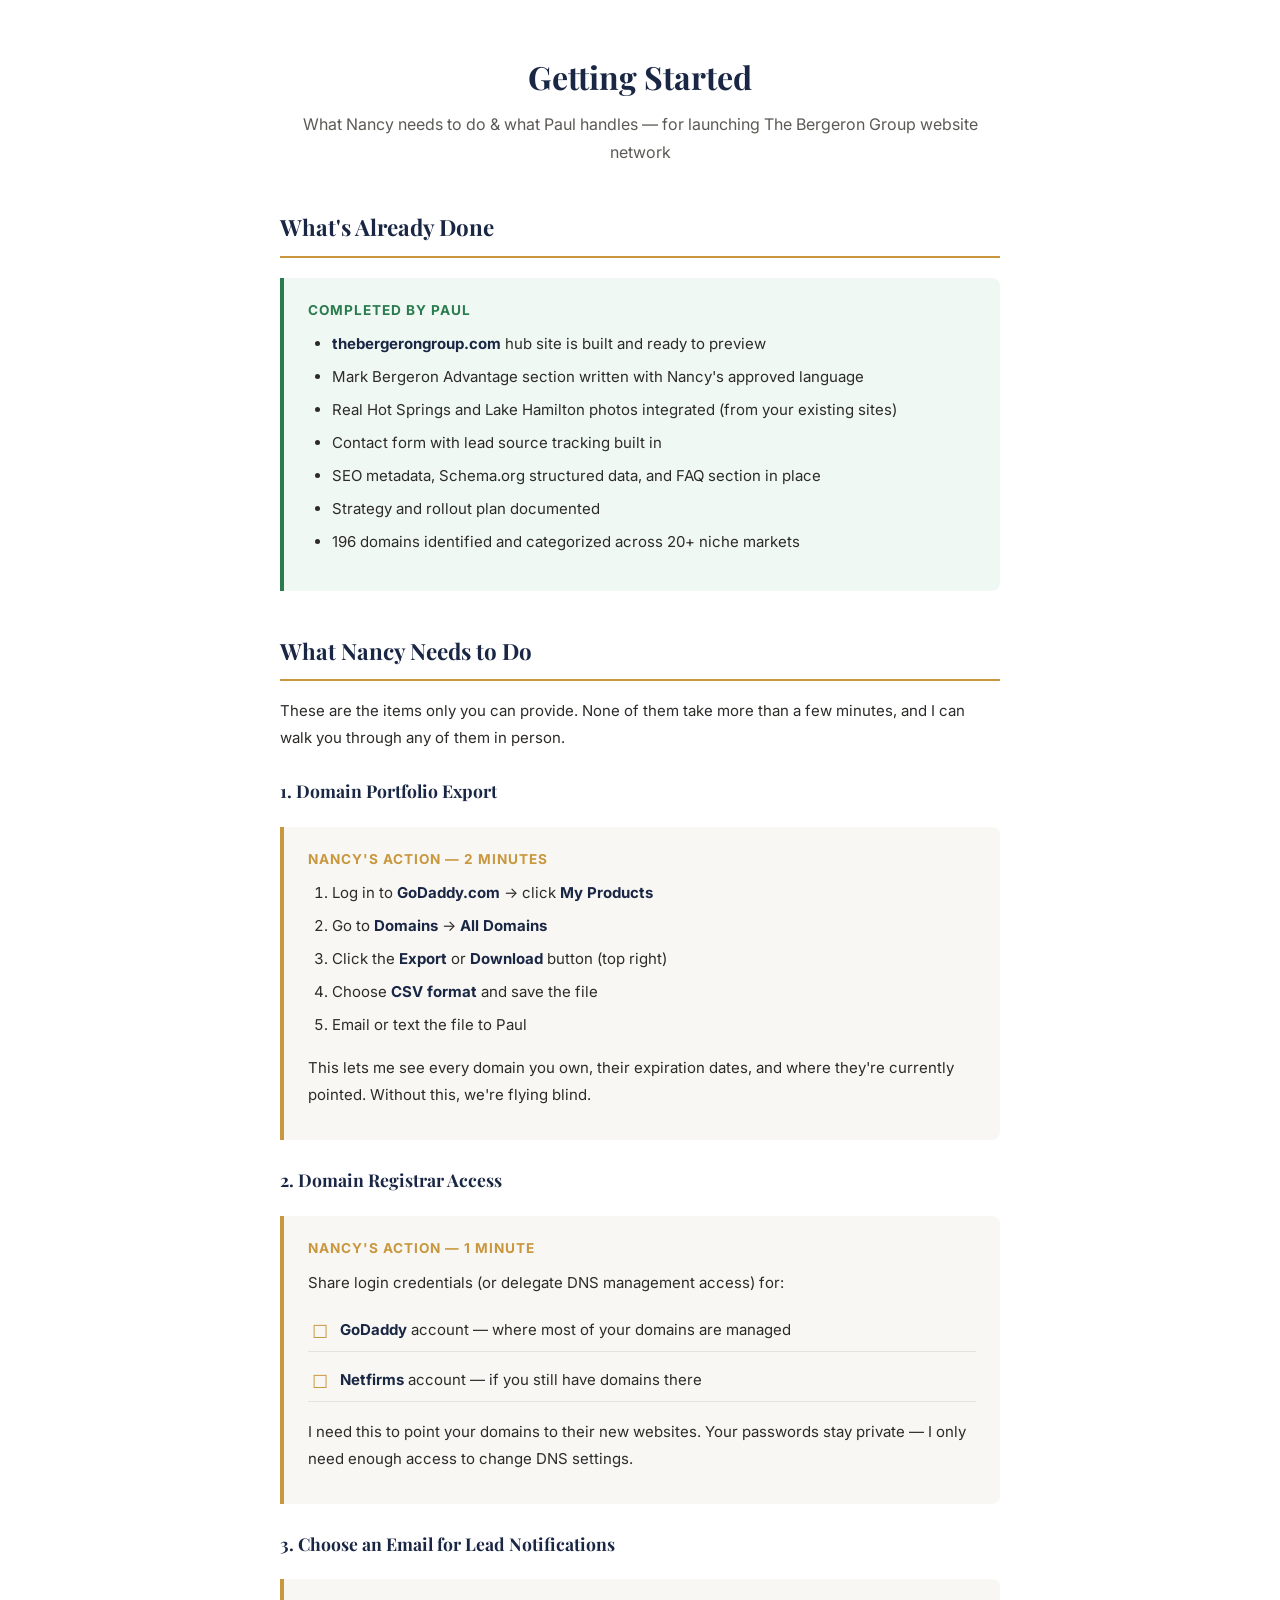
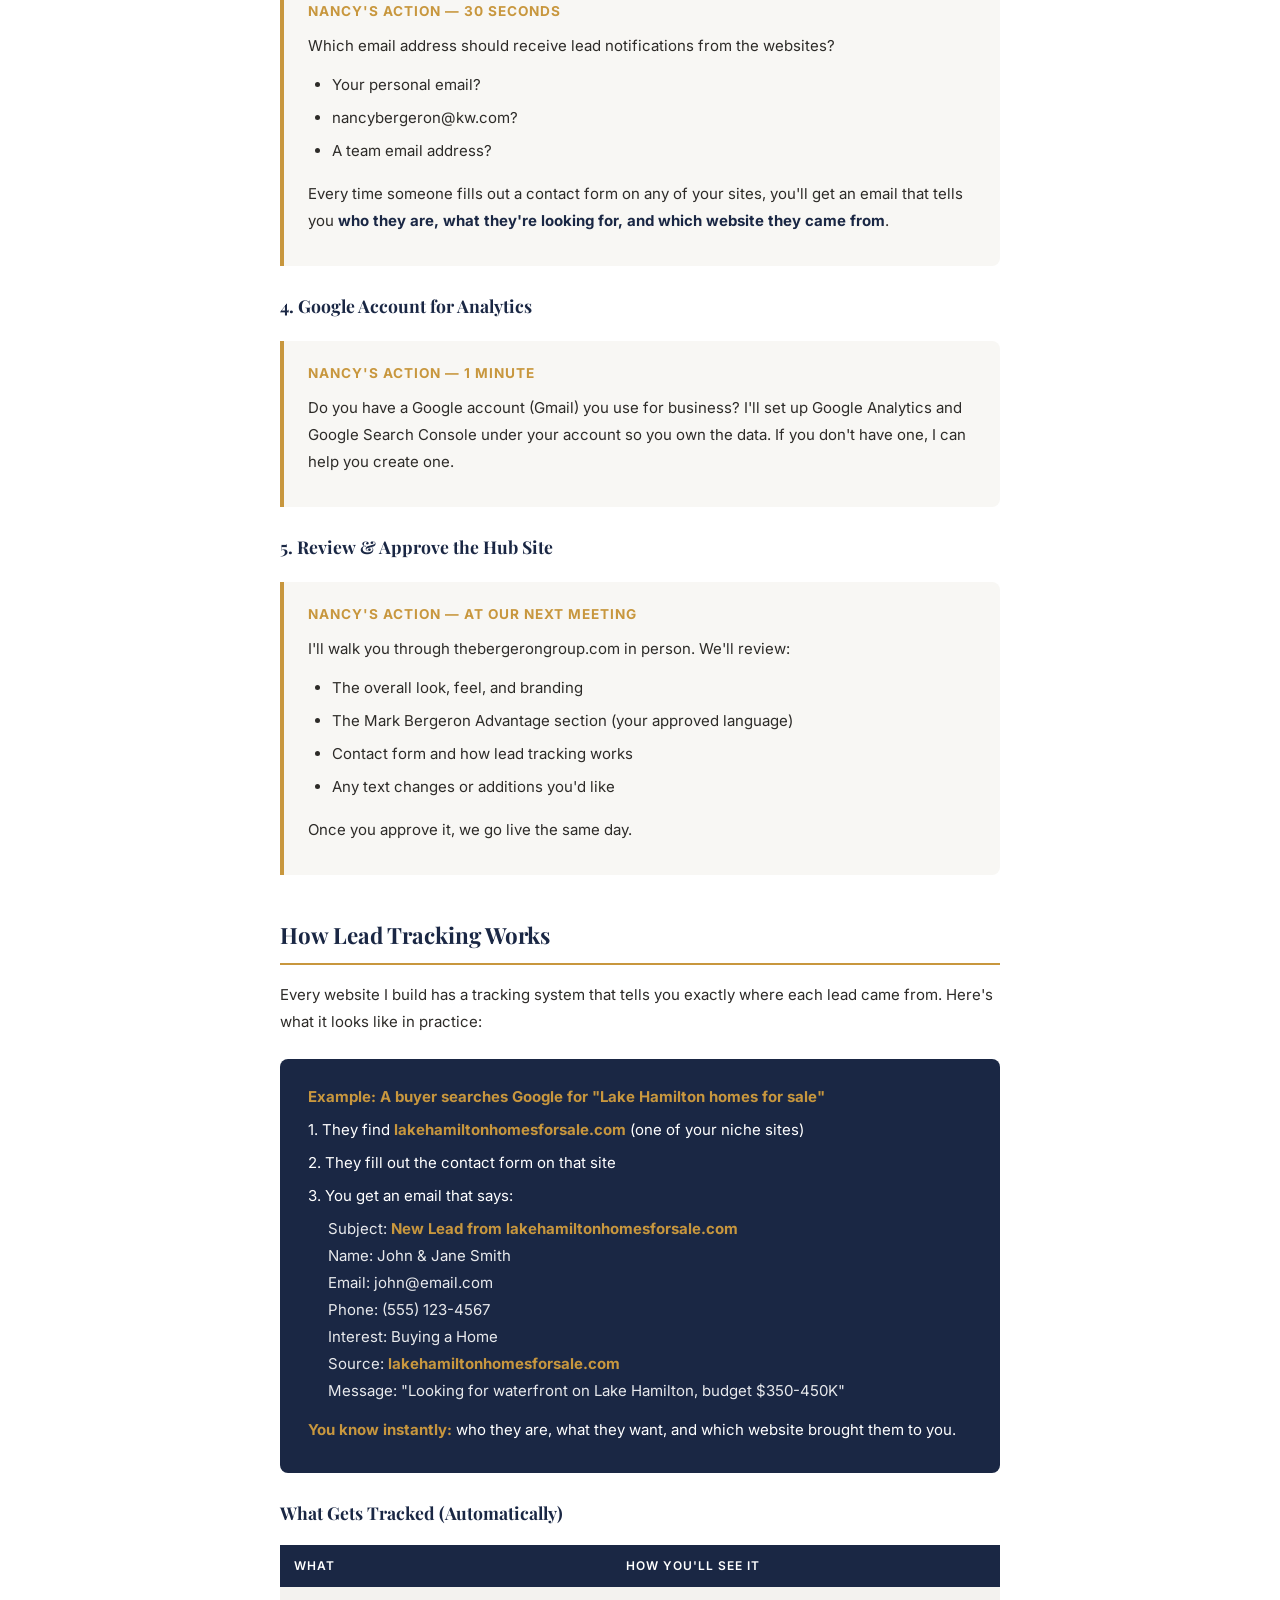
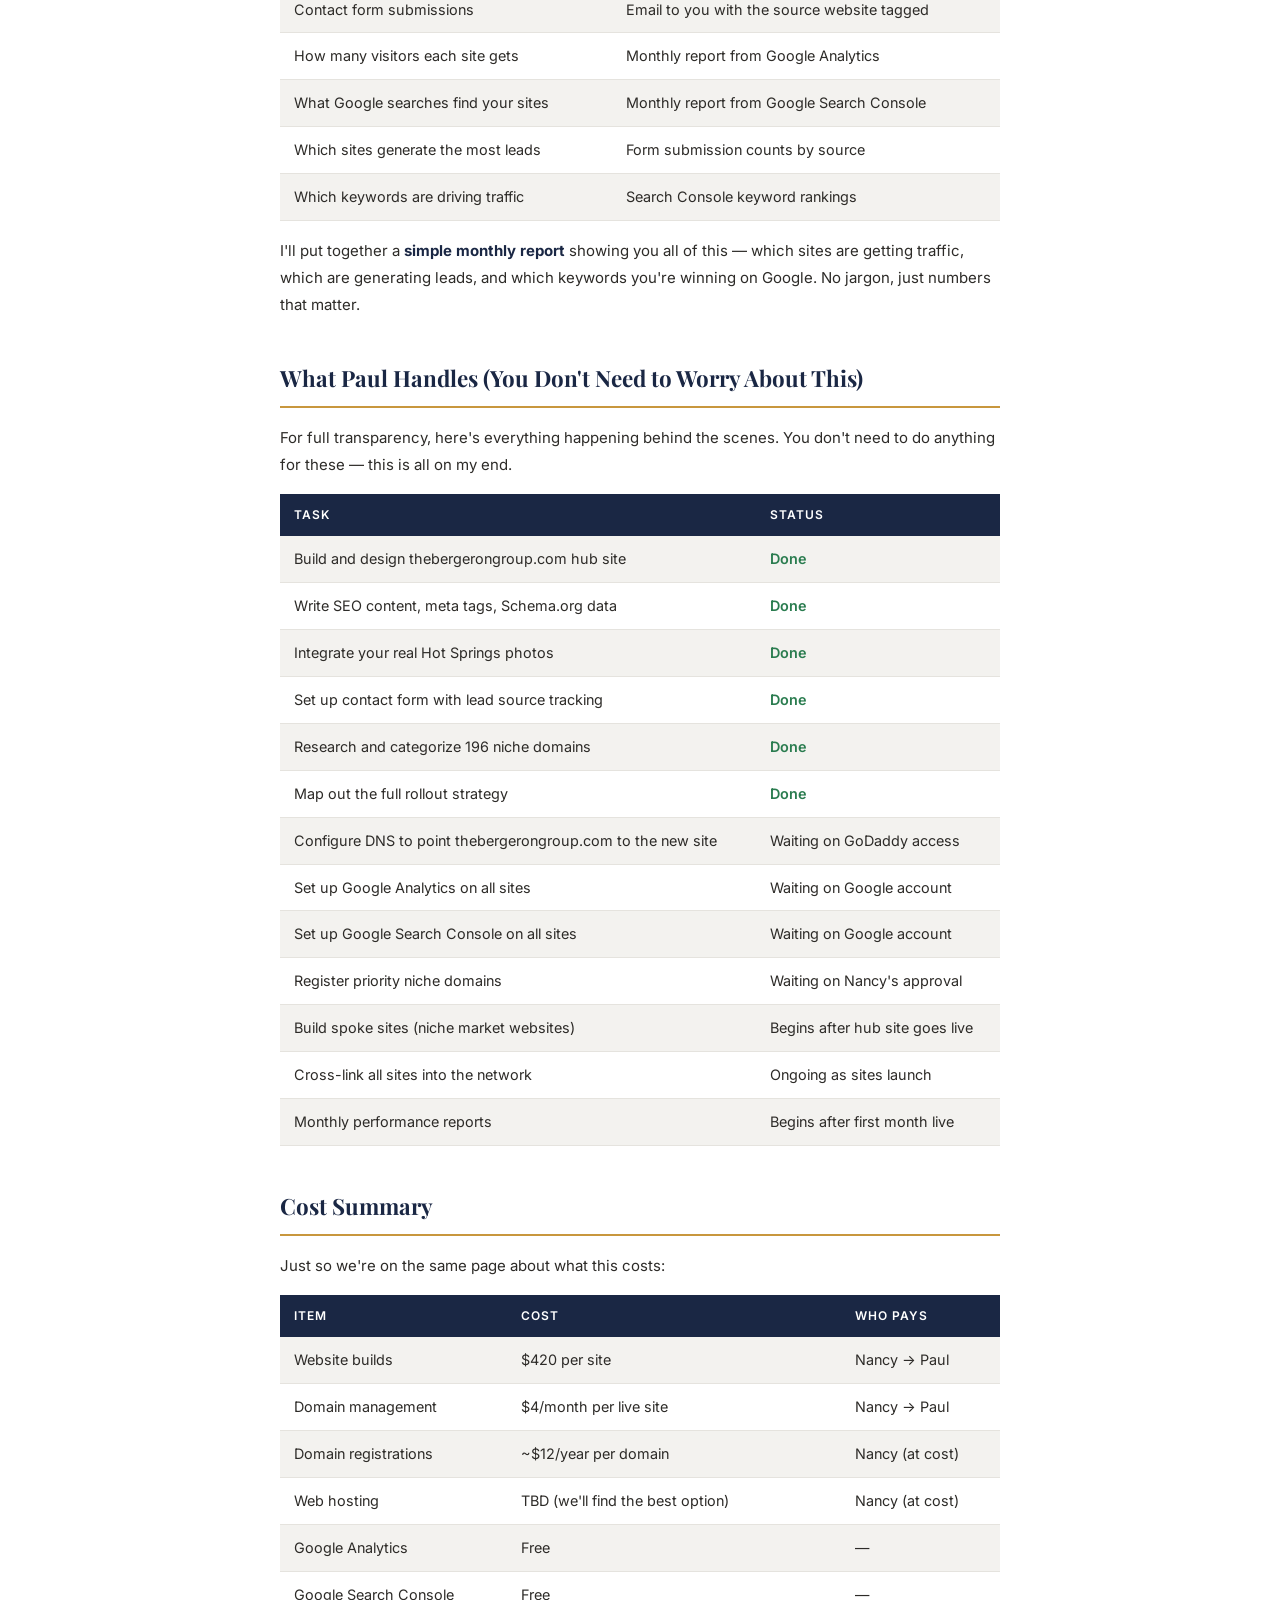
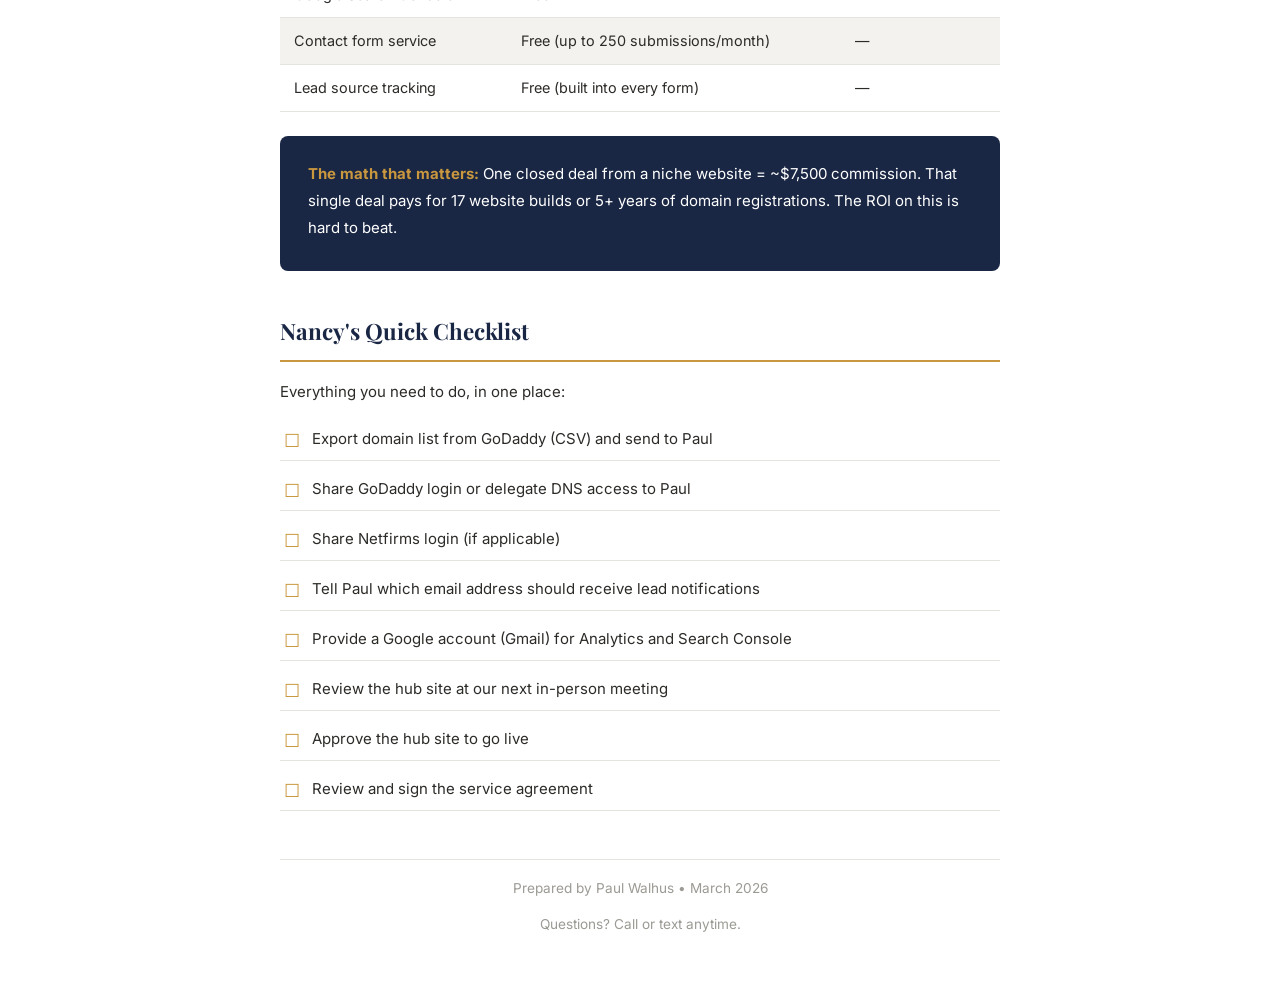
<file: getting-started.html>
<!DOCTYPE html>
<html lang="en">
<head>
  <meta charset="UTF-8">
  <meta name="viewport" content="width=device-width, initial-scale=1.0">
  <title>Getting Started — The Bergeron Group Website Network</title>
  <link rel="preconnect" href="https://fonts.googleapis.com">
  <link rel="preconnect" href="https://fonts.gstatic.com" crossorigin>
  <link href="https://fonts.googleapis.com/css2?family=Playfair+Display:wght@400;600;700&family=Inter:wght@300;400;500;600;700&display=swap" rel="stylesheet">
  <style>
    :root {
      --navy: #1a2744;
      --gold: #c8973e;
      --white: #ffffff;
      --off-white: #f8f7f4;
      --gray-100: #f3f2ef;
      --gray-200: #e5e3de;
      --gray-400: #9c9a94;
      --gray-600: #5c5a55;
      --text: #2d2b28;
      --green: #2a7c4f;
      --radius: 8px;
    }
    *, *::before, *::after { box-sizing: border-box; margin: 0; padding: 0; }
    body {
      font-family: 'Inter', -apple-system, sans-serif;
      color: var(--text);
      line-height: 1.8;
      font-size: 15px;
      background: var(--white);
      max-width: 800px;
      margin: 0 auto;
      padding: 48px 40px;
    }
    h1, h2, h3 { font-family: 'Playfair Display', Georgia, serif; color: var(--navy); }
    h1 { font-size: 2rem; text-align: center; margin-bottom: 4px; }
    h2 { font-size: 1.4rem; margin: 40px 0 16px; padding-bottom: 8px; border-bottom: 2px solid var(--gold); }
    h3 { font-size: 1.1rem; margin: 24px 0 8px; }
    p { margin-bottom: 12px; }
    ul, ol { margin: 8px 0 16px 24px; }
    li { margin-bottom: 6px; }
    strong { color: var(--navy); }

    .subtitle {
      text-align: center;
      color: var(--gray-600);
      font-size: 1rem;
      margin-bottom: 40px;
    }

    .action-box {
      background: var(--off-white);
      border-left: 4px solid var(--gold);
      padding: 20px 24px;
      margin: 20px 0;
      border-radius: 0 var(--radius) var(--radius) 0;
    }
    .action-box h3 { margin-top: 0; color: var(--gold); font-family: 'Inter', sans-serif; font-size: 0.85rem; text-transform: uppercase; letter-spacing: 1px; }

    .done-box {
      background: #f0f8f4;
      border-left: 4px solid var(--green);
      padding: 20px 24px;
      margin: 20px 0;
      border-radius: 0 var(--radius) var(--radius) 0;
    }
    .done-box h3 { margin-top: 0; color: var(--green); font-family: 'Inter', sans-serif; font-size: 0.85rem; text-transform: uppercase; letter-spacing: 1px; }

    .info-box {
      background: var(--navy);
      color: var(--white);
      padding: 24px 28px;
      border-radius: var(--radius);
      margin: 24px 0;
    }
    .info-box strong { color: var(--gold); }
    .info-box p { margin-bottom: 6px; }

    table {
      width: 100%;
      border-collapse: collapse;
      margin: 16px 0;
      font-size: 0.9rem;
    }
    th {
      background: var(--navy);
      color: var(--white);
      padding: 10px 14px;
      text-align: left;
      font-weight: 600;
      font-size: 0.75rem;
      text-transform: uppercase;
      letter-spacing: 1px;
    }
    td { padding: 10px 14px; border-bottom: 1px solid var(--gray-200); }
    tr:nth-child(even) { background: var(--gray-100); }

    .checklist { list-style: none; margin-left: 0; }
    .checklist li { padding: 8px 0 8px 32px; position: relative; border-bottom: 1px solid var(--gray-200); }
    .checklist li::before { content: "☐"; position: absolute; left: 4px; color: var(--gold); font-size: 1.1rem; }

    .footer-note {
      text-align: center;
      font-size: 0.85rem;
      color: var(--gray-400);
      margin-top: 48px;
      padding-top: 16px;
      border-top: 1px solid var(--gray-200);
    }

    @media print {
      body { padding: 32px; font-size: 13px; }
    }
    @media (max-width: 600px) {
      body { padding: 24px 20px; }
    }
  </style>
</head>
<body>

  <h1>Getting Started</h1>
  <p class="subtitle">What Nancy needs to do &amp; what Paul handles — for launching The Bergeron Group website network</p>

  <!-- WHAT'S ALREADY DONE -->
  <h2>What's Already Done</h2>

  <div class="done-box">
    <h3>Completed by Paul</h3>
    <ul>
      <li><strong>thebergerongroup.com</strong> hub site is built and ready to preview</li>
      <li>Mark Bergeron Advantage section written with Nancy's approved language</li>
      <li>Real Hot Springs and Lake Hamilton photos integrated (from your existing sites)</li>
      <li>Contact form with lead source tracking built in</li>
      <li>SEO metadata, Schema.org structured data, and FAQ section in place</li>
      <li>Strategy and rollout plan documented</li>
      <li>196 domains identified and categorized across 20+ niche markets</li>
    </ul>
  </div>

  <!-- WHAT NANCY NEEDS TO DO -->
  <h2>What Nancy Needs to Do</h2>
  <p>These are the items only you can provide. None of them take more than a few minutes, and I can walk you through any of them in person.</p>

  <h3>1. Domain Portfolio Export</h3>
  <div class="action-box">
    <h3>Nancy's Action — 2 minutes</h3>
    <ol>
      <li>Log in to <strong>GoDaddy.com</strong> &rarr; click <strong>My Products</strong></li>
      <li>Go to <strong>Domains</strong> &rarr; <strong>All Domains</strong></li>
      <li>Click the <strong>Export</strong> or <strong>Download</strong> button (top right)</li>
      <li>Choose <strong>CSV format</strong> and save the file</li>
      <li>Email or text the file to Paul</li>
    </ol>
    <p>This lets me see every domain you own, their expiration dates, and where they're currently pointed. Without this, we're flying blind.</p>
  </div>

  <h3>2. Domain Registrar Access</h3>
  <div class="action-box">
    <h3>Nancy's Action — 1 minute</h3>
    <p>Share login credentials (or delegate DNS management access) for:</p>
    <ul class="checklist">
      <li><strong>GoDaddy</strong> account — where most of your domains are managed</li>
      <li><strong>Netfirms</strong> account — if you still have domains there</li>
    </ul>
    <p>I need this to point your domains to their new websites. Your passwords stay private — I only need enough access to change DNS settings.</p>
  </div>

  <h3>3. Choose an Email for Lead Notifications</h3>
  <div class="action-box">
    <h3>Nancy's Action — 30 seconds</h3>
    <p>Which email address should receive lead notifications from the websites?</p>
    <ul>
      <li>Your personal email?</li>
      <li>nancybergeron@kw.com?</li>
      <li>A team email address?</li>
    </ul>
    <p>Every time someone fills out a contact form on any of your sites, you'll get an email that tells you <strong>who they are, what they're looking for, and which website they came from</strong>.</p>
  </div>

  <h3>4. Google Account for Analytics</h3>
  <div class="action-box">
    <h3>Nancy's Action — 1 minute</h3>
    <p>Do you have a Google account (Gmail) you use for business? I'll set up Google Analytics and Google Search Console under your account so you own the data. If you don't have one, I can help you create one.</p>
  </div>

  <h3>5. Review &amp; Approve the Hub Site</h3>
  <div class="action-box">
    <h3>Nancy's Action — at our next meeting</h3>
    <p>I'll walk you through thebergerongroup.com in person. We'll review:</p>
    <ul>
      <li>The overall look, feel, and branding</li>
      <li>The Mark Bergeron Advantage section (your approved language)</li>
      <li>Contact form and how lead tracking works</li>
      <li>Any text changes or additions you'd like</li>
    </ul>
    <p>Once you approve it, we go live the same day.</p>
  </div>

  <!-- HOW LEAD TRACKING WORKS -->
  <h2>How Lead Tracking Works</h2>
  <p>Every website I build has a tracking system that tells you exactly where each lead came from. Here's what it looks like in practice:</p>

  <div class="info-box">
    <p><strong>Example: A buyer searches Google for "Lake Hamilton homes for sale"</strong></p>
    <p>1. They find <strong>lakehamiltonhomesforsale.com</strong> (one of your niche sites)</p>
    <p>2. They fill out the contact form on that site</p>
    <p>3. You get an email that says:</p>
    <p style="margin-left: 20px; color: rgba(255,255,255,0.9);">
      Subject: <strong>New Lead from lakehamiltonhomesforsale.com</strong><br>
      Name: John &amp; Jane Smith<br>
      Email: john@email.com<br>
      Phone: (555) 123-4567<br>
      Interest: Buying a Home<br>
      Source: <strong>lakehamiltonhomesforsale.com</strong><br>
      Message: "Looking for waterfront on Lake Hamilton, budget $350-450K"
    </p>
    <p style="margin-top: 12px;"><strong>You know instantly:</strong> who they are, what they want, and which website brought them to you.</p>
  </div>

  <h3>What Gets Tracked (Automatically)</h3>
  <table>
    <tr><th>What</th><th>How You'll See It</th></tr>
    <tr><td>Contact form submissions</td><td>Email to you with the source website tagged</td></tr>
    <tr><td>How many visitors each site gets</td><td>Monthly report from Google Analytics</td></tr>
    <tr><td>What Google searches find your sites</td><td>Monthly report from Google Search Console</td></tr>
    <tr><td>Which sites generate the most leads</td><td>Form submission counts by source</td></tr>
    <tr><td>Which keywords are driving traffic</td><td>Search Console keyword rankings</td></tr>
  </table>

  <p>I'll put together a <strong>simple monthly report</strong> showing you all of this — which sites are getting traffic, which are generating leads, and which keywords you're winning on Google. No jargon, just numbers that matter.</p>

  <!-- WHAT PAUL HANDLES -->
  <h2>What Paul Handles (You Don't Need to Worry About This)</h2>
  <p>For full transparency, here's everything happening behind the scenes. You don't need to do anything for these — this is all on my end.</p>

  <table>
    <tr><th>Task</th><th>Status</th></tr>
    <tr><td>Build and design thebergerongroup.com hub site</td><td style="color: var(--green); font-weight: 600;">Done</td></tr>
    <tr><td>Write SEO content, meta tags, Schema.org data</td><td style="color: var(--green); font-weight: 600;">Done</td></tr>
    <tr><td>Integrate your real Hot Springs photos</td><td style="color: var(--green); font-weight: 600;">Done</td></tr>
    <tr><td>Set up contact form with lead source tracking</td><td style="color: var(--green); font-weight: 600;">Done</td></tr>
    <tr><td>Research and categorize 196 niche domains</td><td style="color: var(--green); font-weight: 600;">Done</td></tr>
    <tr><td>Map out the full rollout strategy</td><td style="color: var(--green); font-weight: 600;">Done</td></tr>
    <tr><td>Configure DNS to point thebergerongroup.com to the new site</td><td>Waiting on GoDaddy access</td></tr>
    <tr><td>Set up Google Analytics on all sites</td><td>Waiting on Google account</td></tr>
    <tr><td>Set up Google Search Console on all sites</td><td>Waiting on Google account</td></tr>
    <tr><td>Register priority niche domains</td><td>Waiting on Nancy's approval</td></tr>
    <tr><td>Build spoke sites (niche market websites)</td><td>Begins after hub site goes live</td></tr>
    <tr><td>Cross-link all sites into the network</td><td>Ongoing as sites launch</td></tr>
    <tr><td>Monthly performance reports</td><td>Begins after first month live</td></tr>
  </table>

  <!-- COST SUMMARY -->
  <h2>Cost Summary</h2>
  <p>Just so we're on the same page about what this costs:</p>

  <table>
    <tr><th>Item</th><th>Cost</th><th>Who Pays</th></tr>
    <tr><td>Website builds</td><td>$420 per site</td><td>Nancy &rarr; Paul</td></tr>
    <tr><td>Domain management</td><td>$4/month per live site</td><td>Nancy &rarr; Paul</td></tr>
    <tr><td>Domain registrations</td><td>~$12/year per domain</td><td>Nancy (at cost)</td></tr>
    <tr><td>Web hosting</td><td>TBD (we'll find the best option)</td><td>Nancy (at cost)</td></tr>
    <tr><td>Google Analytics</td><td>Free</td><td>—</td></tr>
    <tr><td>Google Search Console</td><td>Free</td><td>—</td></tr>
    <tr><td>Contact form service</td><td>Free (up to 250 submissions/month)</td><td>—</td></tr>
    <tr><td>Lead source tracking</td><td>Free (built into every form)</td><td>—</td></tr>
  </table>

  <div class="info-box">
    <p><strong>The math that matters:</strong> One closed deal from a niche website = ~$7,500 commission. That single deal pays for 17 website builds or 5+ years of domain registrations. The ROI on this is hard to beat.</p>
  </div>

  <!-- NANCY'S CHECKLIST -->
  <h2>Nancy's Quick Checklist</h2>
  <p>Everything you need to do, in one place:</p>

  <ul class="checklist">
    <li>Export domain list from GoDaddy (CSV) and send to Paul</li>
    <li>Share GoDaddy login or delegate DNS access to Paul</li>
    <li>Share Netfirms login (if applicable)</li>
    <li>Tell Paul which email address should receive lead notifications</li>
    <li>Provide a Google account (Gmail) for Analytics and Search Console</li>
    <li>Review the hub site at our next in-person meeting</li>
    <li>Approve the hub site to go live</li>
    <li>Review and sign the service agreement</li>
  </ul>

  <div class="footer-note">
    <p>Prepared by Paul Walhus &bull; March 2026</p>
    <p>Questions? Call or text anytime.</p>
  </div>

</body>
</html>
</file>
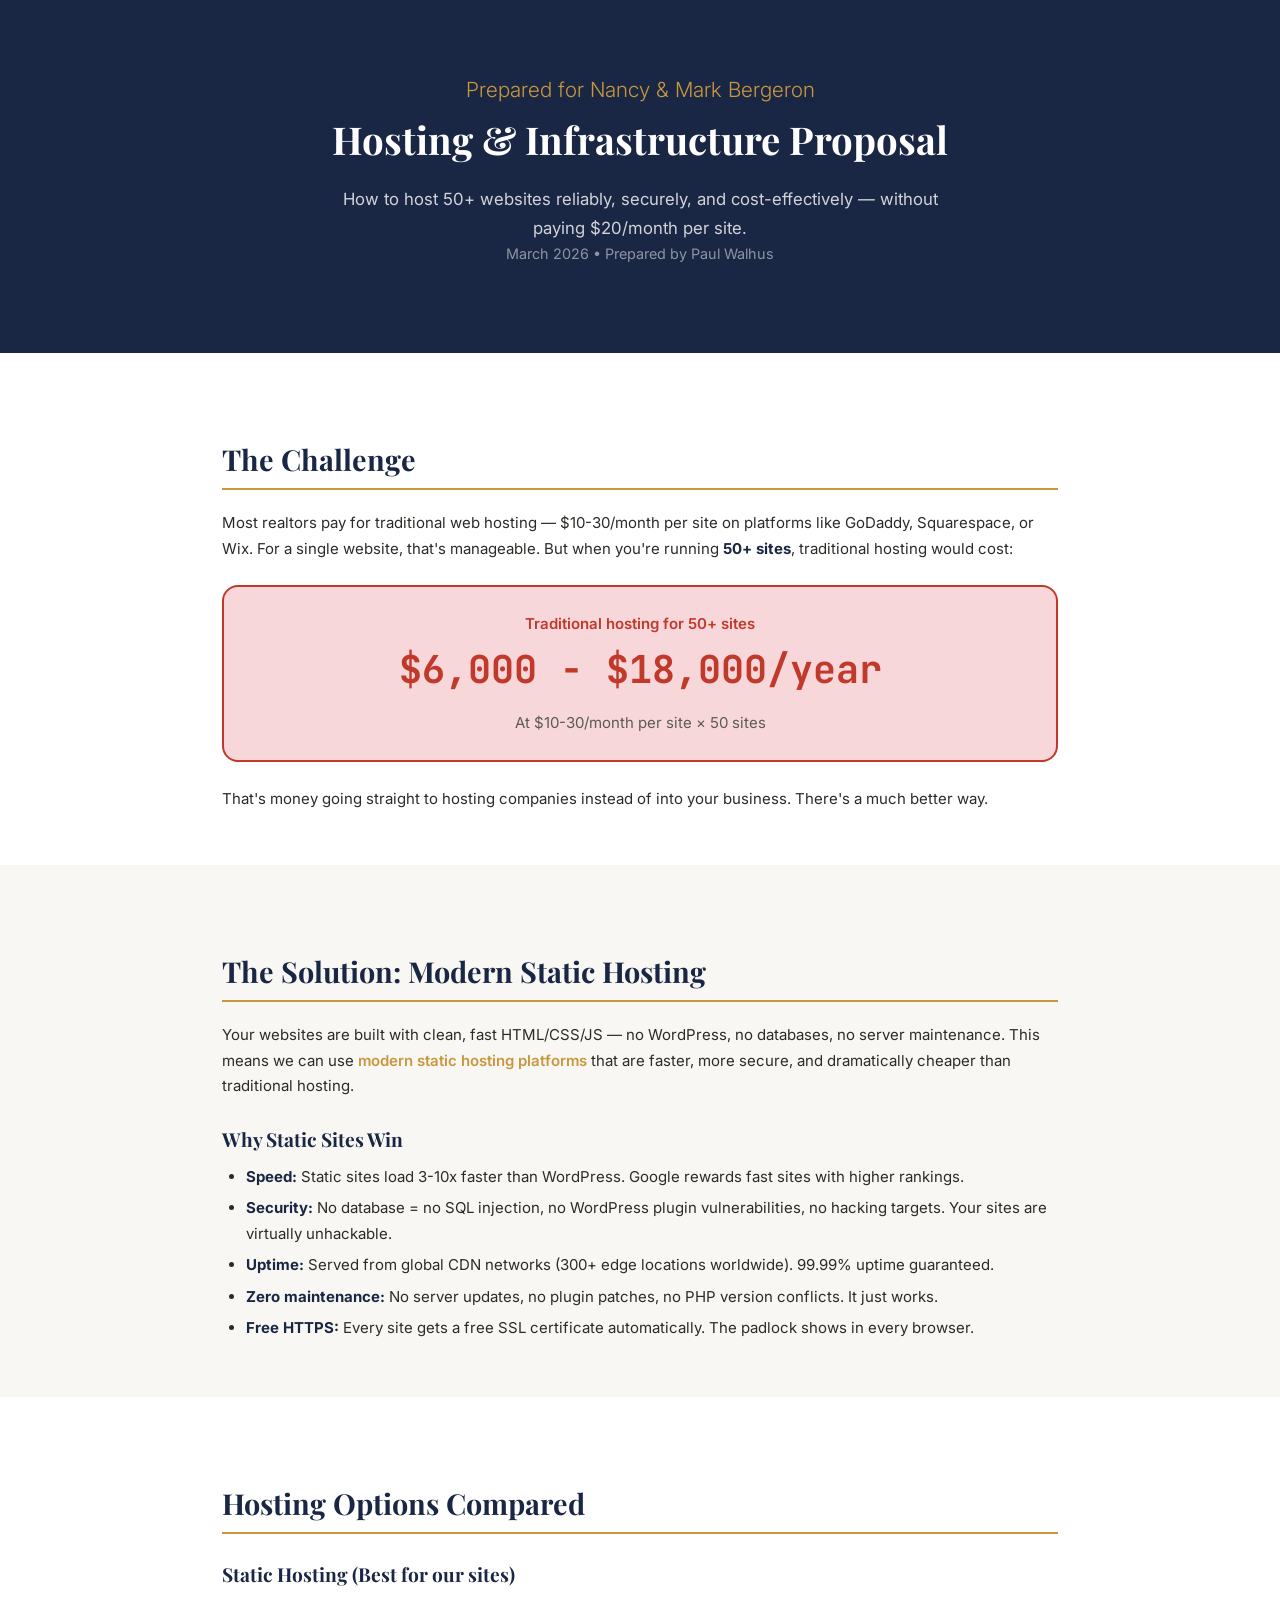
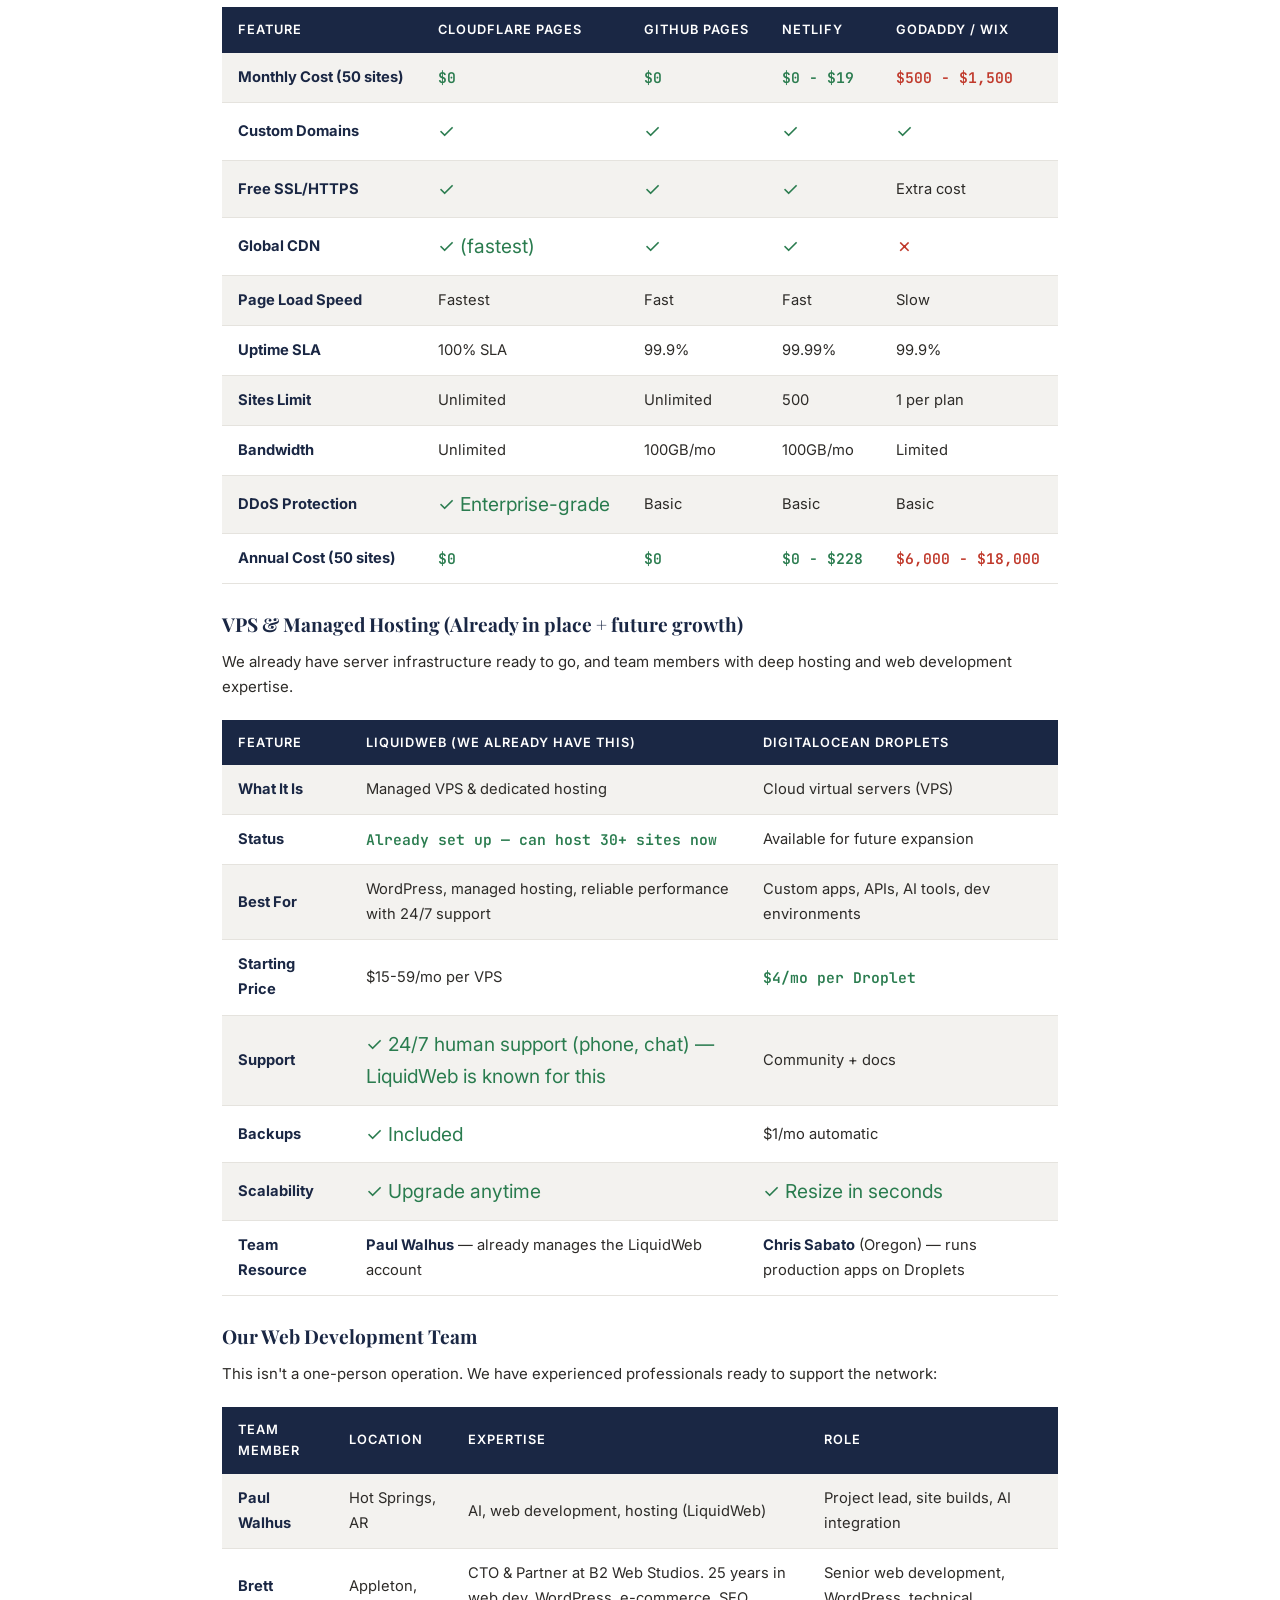
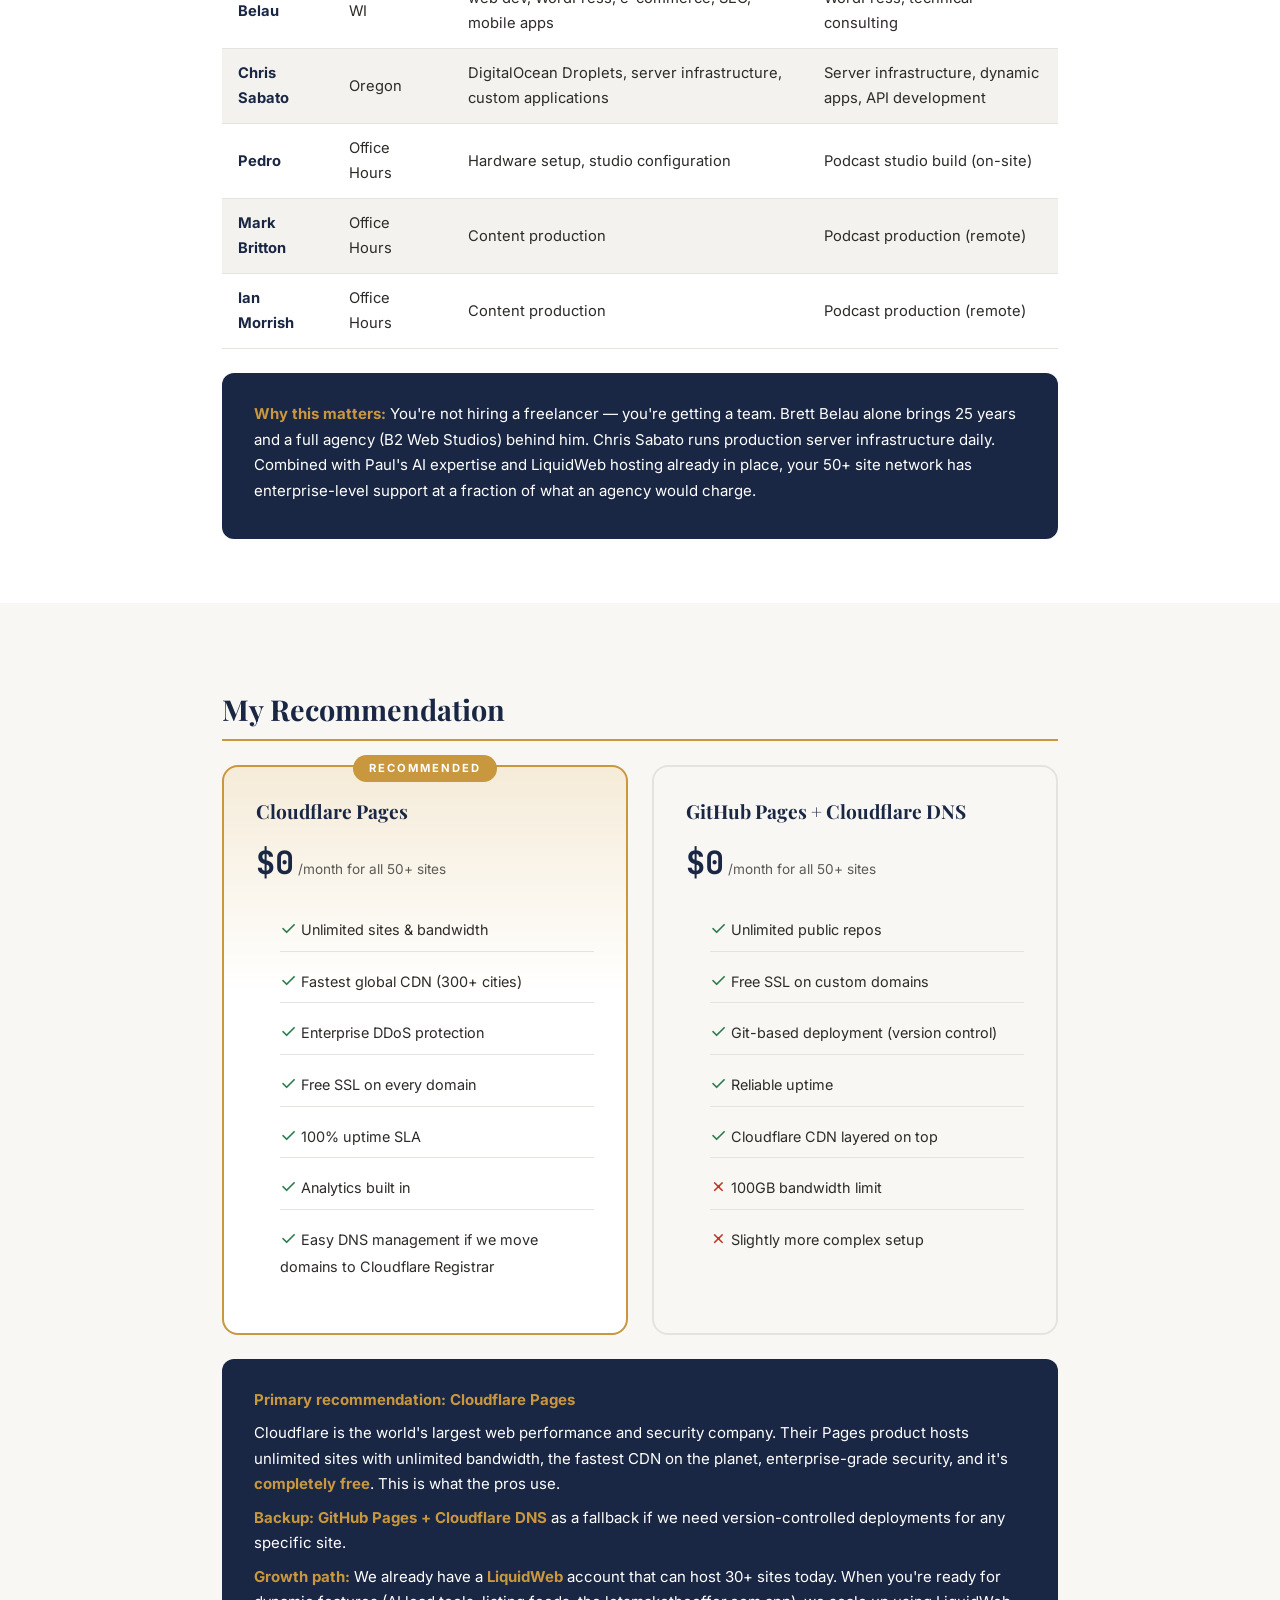
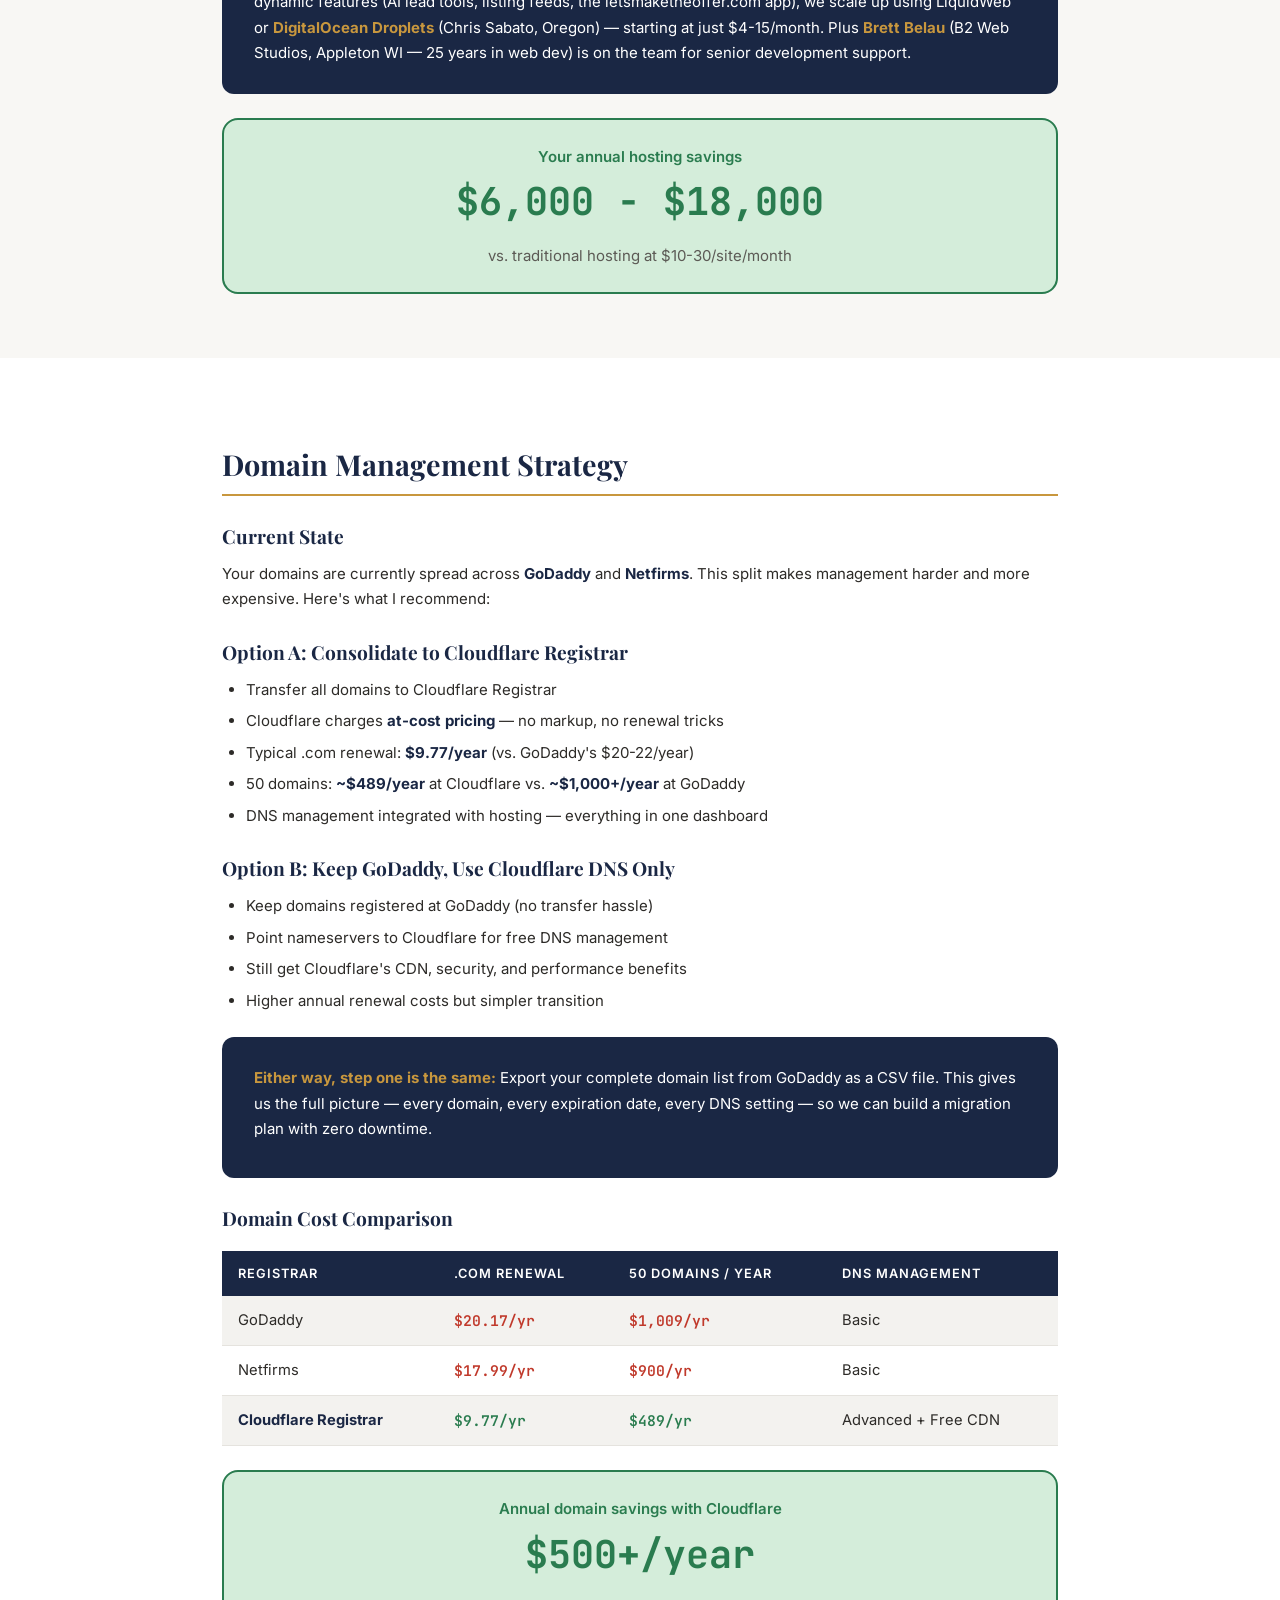
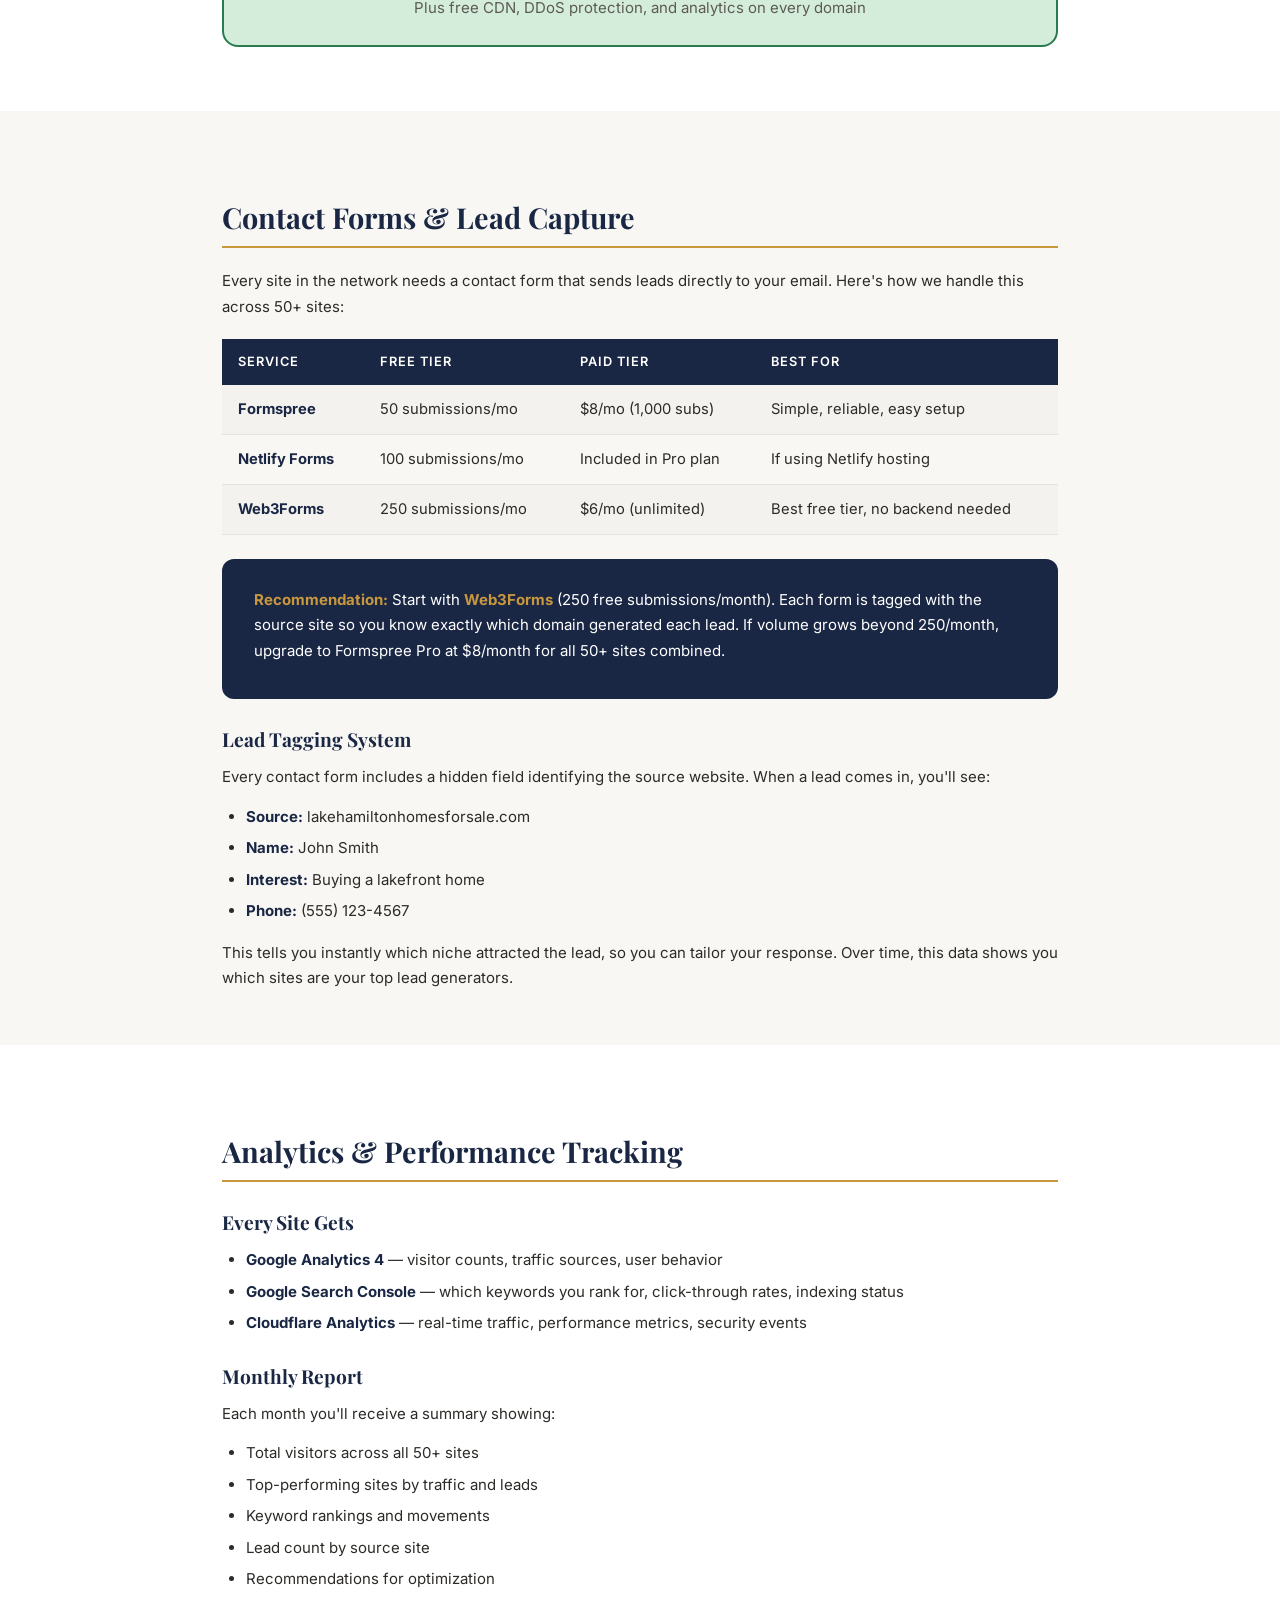
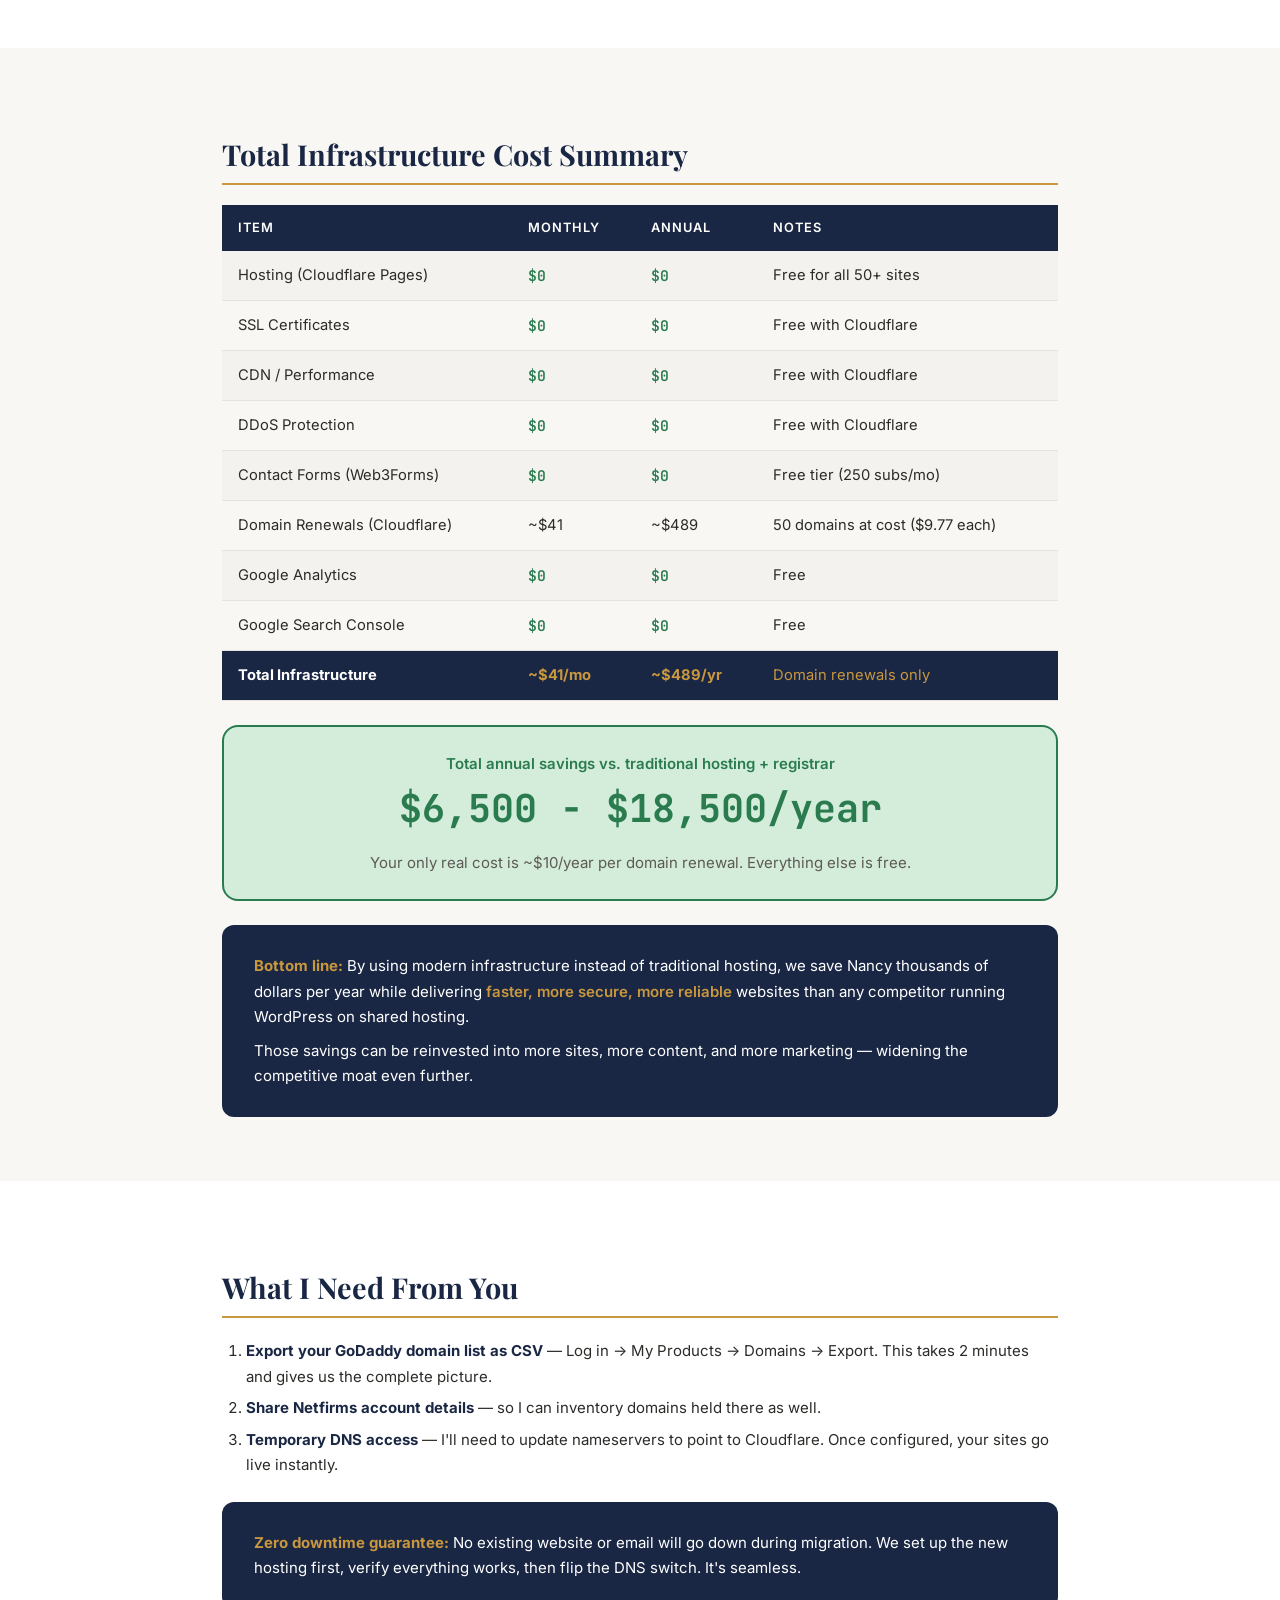
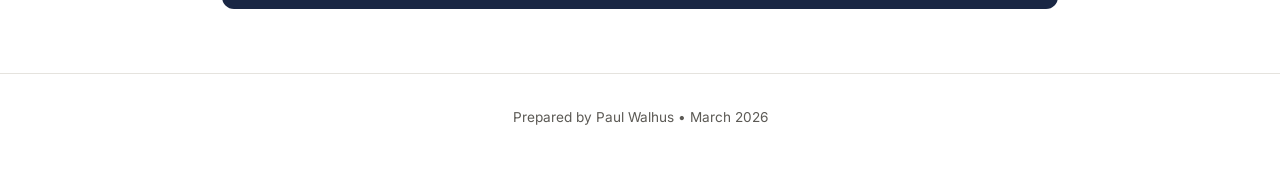
<file: hosting.html>
<!DOCTYPE html>
<html lang="en">
<head>
  <meta charset="UTF-8">
  <meta name="viewport" content="width=device-width, initial-scale=1.0">
  <title>Hosting Proposal — The Bergeron Group Website Network</title>
  <link rel="preconnect" href="https://fonts.googleapis.com">
  <link rel="preconnect" href="https://fonts.gstatic.com" crossorigin>
  <link href="https://fonts.googleapis.com/css2?family=Playfair+Display:wght@400;600;700&family=Inter:wght@300;400;500;600;700&family=JetBrains+Mono:wght@400;600&display=swap" rel="stylesheet">
  <style>
    :root {
      --navy: #1a2744;
      --navy-light: #243352;
      --gold: #c8973e;
      --gold-light: #d4a94f;
      --gold-pale: #f5ebd8;
      --white: #ffffff;
      --off-white: #f8f7f4;
      --gray-100: #f3f2ef;
      --gray-200: #e5e3de;
      --gray-400: #9c9a94;
      --gray-600: #5c5a55;
      --text: #2d2b28;
      --green: #2a7c4f;
      --green-light: #d4edda;
      --red: #c0392b;
      --red-light: #f8d7da;
      --blue: #2563eb;
      --radius: 8px;
      --radius-lg: 16px;
      --shadow: 0 1px 3px rgba(0,0,0,0.08), 0 4px 12px rgba(0,0,0,0.05);
    }
    *, *::before, *::after { box-sizing: border-box; margin: 0; padding: 0; }
    body {
      font-family: 'Inter', -apple-system, sans-serif;
      color: var(--text);
      line-height: 1.7;
      font-size: 15px;
      background: var(--white);
    }
    .container { max-width: 900px; margin: 0 auto; padding: 0 32px; }
    h1, h2, h3, h4 { font-family: 'Playfair Display', Georgia, serif; color: var(--navy); line-height: 1.3; }
    h1 { font-size: 2.4rem; }
    h2 { font-size: 1.8rem; margin: 48px 0 20px; padding-bottom: 10px; border-bottom: 2px solid var(--gold); }
    h3 { font-size: 1.2rem; margin: 28px 0 12px; }
    p { margin-bottom: 14px; }
    strong { color: var(--navy); }
    em { color: var(--gold); font-style: normal; font-weight: 600; }
    code { font-family: 'JetBrains Mono', monospace; background: var(--gray-100); padding: 2px 8px; border-radius: 4px; font-size: 0.88rem; }
    ul, ol { margin: 12px 0 16px 24px; }
    li { margin-bottom: 6px; }

    .cover {
      background: var(--navy);
      color: var(--white);
      padding: 72px 32px;
      text-align: center;
    }
    .cover h1 { color: var(--white); margin-bottom: 12px; }
    .cover .subtitle { color: var(--gold); font-size: 1.3rem; font-weight: 300; margin-bottom: 8px; }
    .cover .date { color: rgba(255,255,255,0.5); font-size: 0.9rem; }
    .cover .tagline {
      color: rgba(255,255,255,0.8);
      font-size: 1.05rem;
      max-width: 620px;
      margin: 20px auto 0;
    }

    .section { padding: 40px 0; }
    .section-alt { background: var(--off-white); padding: 40px 0; }

    .highlight {
      background: var(--navy);
      color: var(--white);
      padding: 28px 32px;
      border-radius: 12px;
      margin: 24px 0;
    }
    .highlight strong { color: var(--gold); }
    .highlight p { margin-bottom: 8px; }

    table {
      width: 100%;
      border-collapse: collapse;
      margin: 20px 0;
      font-size: 0.92rem;
    }
    th {
      background: var(--navy);
      color: var(--white);
      padding: 12px 16px;
      text-align: left;
      font-weight: 600;
      font-size: 0.8rem;
      text-transform: uppercase;
      letter-spacing: 1px;
    }
    td {
      padding: 12px 16px;
      border-bottom: 1px solid var(--gray-200);
    }
    tr:nth-child(even) { background: var(--gray-100); }
    .money { font-family: 'JetBrains Mono', monospace; color: var(--green); font-weight: 600; }
    .money-red { font-family: 'JetBrains Mono', monospace; color: var(--red); font-weight: 600; }
    .free { color: var(--green); font-weight: 700; }
    .check { color: var(--green); font-size: 1.2rem; }
    .x-mark { color: var(--red); font-size: 1.2rem; }

    .compare-grid {
      display: grid;
      grid-template-columns: 1fr 1fr;
      gap: 24px;
      margin: 24px 0;
    }
    .compare-card {
      border-radius: var(--radius-lg);
      padding: 32px;
      border: 2px solid var(--gray-200);
    }
    .compare-card.recommended {
      border-color: var(--gold);
      background: linear-gradient(180deg, var(--gold-pale) 0%, var(--white) 40%);
      position: relative;
    }
    .compare-card.recommended::before {
      content: "RECOMMENDED";
      position: absolute;
      top: -12px;
      left: 50%;
      transform: translateX(-50%);
      background: var(--gold);
      color: var(--white);
      font-size: 0.7rem;
      font-weight: 700;
      letter-spacing: 2px;
      padding: 4px 16px;
      border-radius: 20px;
    }
    .compare-card h3 { margin-top: 0; }
    .compare-card .price {
      font-family: 'JetBrains Mono', monospace;
      font-size: 2rem;
      font-weight: 700;
      color: var(--navy);
    }
    .compare-card .freq { color: var(--gray-600); font-size: 0.85rem; }
    .compare-card ul { margin-top: 16px; list-style: none; padding: 0; }
    .compare-card li { padding: 6px 0; border-bottom: 1px solid var(--gray-200); font-size: 0.9rem; }
    .compare-card li:last-child { border-bottom: none; }

    .savings-box {
      background: var(--green-light);
      border: 2px solid var(--green);
      border-radius: var(--radius-lg);
      padding: 24px 32px;
      text-align: center;
      margin: 24px 0;
    }
    .savings-box .big {
      font-family: 'JetBrains Mono', monospace;
      font-size: 2.4rem;
      font-weight: 700;
      color: var(--green);
    }

    .warning-box {
      background: var(--red-light);
      border: 1px solid var(--red);
      border-radius: var(--radius);
      padding: 20px 24px;
      margin: 20px 0;
    }
    .warning-box strong { color: var(--red); }

    .footer {
      text-align: center;
      padding: 32px;
      color: var(--gray-600);
      font-size: 0.85rem;
      border-top: 1px solid var(--gray-200);
    }

    @media (max-width: 700px) {
      .compare-grid { grid-template-columns: 1fr; }
      .cover { padding: 48px 20px; }
      h1 { font-size: 1.8rem; }
    }
  </style>
</head>
<body>

  <div class="cover">
    <p class="subtitle">Prepared for Nancy &amp; Mark Bergeron</p>
    <h1>Hosting &amp; Infrastructure Proposal</h1>
    <p class="tagline">How to host 50+ websites reliably, securely, and cost-effectively &mdash; without paying $20/month per site.</p>
    <p class="date">March 2026 &bull; Prepared by Paul Walhus</p>
  </div>

  <!-- The Problem -->
  <div class="section">
    <div class="container">
      <h2>The Challenge</h2>
      <p>Most realtors pay for traditional web hosting &mdash; $10-30/month per site on platforms like GoDaddy, Squarespace, or Wix. For a single website, that's manageable. But when you're running <strong>50+ sites</strong>, traditional hosting would cost:</p>

      <div class="savings-box" style="background: var(--red-light); border-color: var(--red);">
        <p style="margin:0; color: var(--red); font-weight: 600;">Traditional hosting for 50+ sites</p>
        <span class="big" style="color: var(--red);">$6,000 - $18,000/year</span>
        <p style="margin:8px 0 0; color: var(--gray-600);">At $10-30/month per site &times; 50 sites</p>
      </div>

      <p>That's money going straight to hosting companies instead of into your business. There's a much better way.</p>
    </div>
  </div>

  <!-- The Solution -->
  <div class="section-alt">
    <div class="container">
      <h2>The Solution: Modern Static Hosting</h2>
      <p>Your websites are built with clean, fast HTML/CSS/JS &mdash; no WordPress, no databases, no server maintenance. This means we can use <em>modern static hosting platforms</em> that are faster, more secure, and dramatically cheaper than traditional hosting.</p>

      <h3>Why Static Sites Win</h3>
      <ul>
        <li><strong>Speed:</strong> Static sites load 3-10x faster than WordPress. Google rewards fast sites with higher rankings.</li>
        <li><strong>Security:</strong> No database = no SQL injection, no WordPress plugin vulnerabilities, no hacking targets. Your sites are virtually unhackable.</li>
        <li><strong>Uptime:</strong> Served from global CDN networks (300+ edge locations worldwide). 99.99% uptime guaranteed.</li>
        <li><strong>Zero maintenance:</strong> No server updates, no plugin patches, no PHP version conflicts. It just works.</li>
        <li><strong>Free HTTPS:</strong> Every site gets a free SSL certificate automatically. The padlock shows in every browser.</li>
      </ul>
    </div>
  </div>

  <!-- Hosting Options Comparison -->
  <div class="section">
    <div class="container">
      <h2>Hosting Options Compared</h2>

      <h3>Static Hosting (Best for our sites)</h3>
      <table>
        <tr>
          <th>Feature</th>
          <th>Cloudflare Pages</th>
          <th>GitHub Pages</th>
          <th>Netlify</th>
          <th>GoDaddy / Wix</th>
        </tr>
        <tr>
          <td><strong>Monthly Cost (50 sites)</strong></td>
          <td class="money">$0</td>
          <td class="money">$0</td>
          <td class="money">$0 - $19</td>
          <td class="money-red">$500 - $1,500</td>
        </tr>
        <tr>
          <td><strong>Custom Domains</strong></td>
          <td class="check">&#10003;</td>
          <td class="check">&#10003;</td>
          <td class="check">&#10003;</td>
          <td class="check">&#10003;</td>
        </tr>
        <tr>
          <td><strong>Free SSL/HTTPS</strong></td>
          <td class="check">&#10003;</td>
          <td class="check">&#10003;</td>
          <td class="check">&#10003;</td>
          <td>Extra cost</td>
        </tr>
        <tr>
          <td><strong>Global CDN</strong></td>
          <td class="check">&#10003; (fastest)</td>
          <td class="check">&#10003;</td>
          <td class="check">&#10003;</td>
          <td class="x-mark">&#10007;</td>
        </tr>
        <tr>
          <td><strong>Page Load Speed</strong></td>
          <td>Fastest</td>
          <td>Fast</td>
          <td>Fast</td>
          <td>Slow</td>
        </tr>
        <tr>
          <td><strong>Uptime SLA</strong></td>
          <td>100% SLA</td>
          <td>99.9%</td>
          <td>99.99%</td>
          <td>99.9%</td>
        </tr>
        <tr>
          <td><strong>Sites Limit</strong></td>
          <td>Unlimited</td>
          <td>Unlimited</td>
          <td>500</td>
          <td>1 per plan</td>
        </tr>
        <tr>
          <td><strong>Bandwidth</strong></td>
          <td>Unlimited</td>
          <td>100GB/mo</td>
          <td>100GB/mo</td>
          <td>Limited</td>
        </tr>
        <tr>
          <td><strong>DDoS Protection</strong></td>
          <td class="check">&#10003; Enterprise-grade</td>
          <td>Basic</td>
          <td>Basic</td>
          <td>Basic</td>
        </tr>
        <tr>
          <td><strong>Annual Cost (50 sites)</strong></td>
          <td class="money">$0</td>
          <td class="money">$0</td>
          <td class="money">$0 - $228</td>
          <td class="money-red">$6,000 - $18,000</td>
        </tr>
      </table>

      <h3>VPS &amp; Managed Hosting (Already in place + future growth)</h3>
      <p>We already have server infrastructure ready to go, and team members with deep hosting and web development expertise.</p>

      <table>
        <tr>
          <th>Feature</th>
          <th>LiquidWeb (We already have this)</th>
          <th>DigitalOcean Droplets</th>
        </tr>
        <tr>
          <td><strong>What It Is</strong></td>
          <td>Managed VPS &amp; dedicated hosting</td>
          <td>Cloud virtual servers (VPS)</td>
        </tr>
        <tr>
          <td><strong>Status</strong></td>
          <td class="money">Already set up &mdash; can host 30+ sites now</td>
          <td>Available for future expansion</td>
        </tr>
        <tr>
          <td><strong>Best For</strong></td>
          <td>WordPress, managed hosting, reliable performance with 24/7 support</td>
          <td>Custom apps, APIs, AI tools, dev environments</td>
        </tr>
        <tr>
          <td><strong>Starting Price</strong></td>
          <td>$15-59/mo per VPS</td>
          <td class="money">$4/mo per Droplet</td>
        </tr>
        <tr>
          <td><strong>Support</strong></td>
          <td class="check">&#10003; 24/7 human support (phone, chat) &mdash; LiquidWeb is known for this</td>
          <td>Community + docs</td>
        </tr>
        <tr>
          <td><strong>Backups</strong></td>
          <td class="check">&#10003; Included</td>
          <td>$1/mo automatic</td>
        </tr>
        <tr>
          <td><strong>Scalability</strong></td>
          <td class="check">&#10003; Upgrade anytime</td>
          <td class="check">&#10003; Resize in seconds</td>
        </tr>
        <tr>
          <td><strong>Team Resource</strong></td>
          <td><strong>Paul Walhus</strong> &mdash; already manages the LiquidWeb account</td>
          <td><strong>Chris Sabato</strong> (Oregon) &mdash; runs production apps on Droplets</td>
        </tr>
      </table>

      <h3>Our Web Development Team</h3>
      <p>This isn't a one-person operation. We have experienced professionals ready to support the network:</p>

      <table>
        <tr>
          <th>Team Member</th>
          <th>Location</th>
          <th>Expertise</th>
          <th>Role</th>
        </tr>
        <tr>
          <td><strong>Paul Walhus</strong></td>
          <td>Hot Springs, AR</td>
          <td>AI, web development, hosting (LiquidWeb)</td>
          <td>Project lead, site builds, AI integration</td>
        </tr>
        <tr>
          <td><strong>Brett Belau</strong></td>
          <td>Appleton, WI</td>
          <td>CTO &amp; Partner at B2 Web Studios. 25 years in web dev, WordPress, e-commerce, SEO, mobile apps</td>
          <td>Senior web development, WordPress, technical consulting</td>
        </tr>
        <tr>
          <td><strong>Chris Sabato</strong></td>
          <td>Oregon</td>
          <td>DigitalOcean Droplets, server infrastructure, custom applications</td>
          <td>Server infrastructure, dynamic apps, API development</td>
        </tr>
        <tr>
          <td><strong>Pedro</strong></td>
          <td>Office Hours</td>
          <td>Hardware setup, studio configuration</td>
          <td>Podcast studio build (on-site)</td>
        </tr>
        <tr>
          <td><strong>Mark Britton</strong></td>
          <td>Office Hours</td>
          <td>Content production</td>
          <td>Podcast production (remote)</td>
        </tr>
        <tr>
          <td><strong>Ian Morrish</strong></td>
          <td>Office Hours</td>
          <td>Content production</td>
          <td>Podcast production (remote)</td>
        </tr>
      </table>

      <div class="highlight">
        <p><strong>Why this matters:</strong> You're not hiring a freelancer &mdash; you're getting a team. Brett Belau alone brings 25 years and a full agency (B2 Web Studios) behind him. Chris Sabato runs production server infrastructure daily. Combined with Paul's AI expertise and LiquidWeb hosting already in place, your 50+ site network has enterprise-level support at a fraction of what an agency would charge.</p>
      </div>
    </div>
  </div>

  <!-- Recommendation -->
  <div class="section-alt">
    <div class="container">
      <h2>My Recommendation</h2>

      <div class="compare-grid">
        <div class="compare-card recommended">
          <h3>Cloudflare Pages</h3>
          <span class="price">$0</span> <span class="freq">/month for all 50+ sites</span>
          <ul>
            <li><span class="check">&#10003;</span> Unlimited sites &amp; bandwidth</li>
            <li><span class="check">&#10003;</span> Fastest global CDN (300+ cities)</li>
            <li><span class="check">&#10003;</span> Enterprise DDoS protection</li>
            <li><span class="check">&#10003;</span> Free SSL on every domain</li>
            <li><span class="check">&#10003;</span> 100% uptime SLA</li>
            <li><span class="check">&#10003;</span> Analytics built in</li>
            <li><span class="check">&#10003;</span> Easy DNS management if we move domains to Cloudflare Registrar</li>
          </ul>
        </div>
        <div class="compare-card">
          <h3>GitHub Pages + Cloudflare DNS</h3>
          <span class="price">$0</span> <span class="freq">/month for all 50+ sites</span>
          <ul>
            <li><span class="check">&#10003;</span> Unlimited public repos</li>
            <li><span class="check">&#10003;</span> Free SSL on custom domains</li>
            <li><span class="check">&#10003;</span> Git-based deployment (version control)</li>
            <li><span class="check">&#10003;</span> Reliable uptime</li>
            <li><span class="check">&#10003;</span> Cloudflare CDN layered on top</li>
            <li><span class="x-mark">&#10007;</span> 100GB bandwidth limit</li>
            <li><span class="x-mark">&#10007;</span> Slightly more complex setup</li>
          </ul>
        </div>
      </div>

      <div class="highlight">
        <p><strong>Primary recommendation: Cloudflare Pages</strong></p>
        <p>Cloudflare is the world's largest web performance and security company. Their Pages product hosts unlimited sites with unlimited bandwidth, the fastest CDN on the planet, enterprise-grade security, and it's <strong>completely free</strong>. This is what the pros use.</p>
        <p><strong>Backup: GitHub Pages + Cloudflare DNS</strong> as a fallback if we need version-controlled deployments for any specific site.</p>
        <p style="margin-bottom:0"><strong>Growth path:</strong> We already have a <strong>LiquidWeb</strong> account that can host 30+ sites today. When you're ready for dynamic features (AI lead tools, listing feeds, the letsmaketheoffer.com app), we scale up using LiquidWeb or <strong>DigitalOcean Droplets</strong> (Chris Sabato, Oregon) &mdash; starting at just $4-15/month. Plus <strong>Brett Belau</strong> (B2 Web Studios, Appleton WI &mdash; 25 years in web dev) is on the team for senior development support.</p>
      </div>

      <div class="savings-box">
        <p style="margin:0; color: var(--green); font-weight: 600;">Your annual hosting savings</p>
        <span class="big">$6,000 - $18,000</span>
        <p style="margin:8px 0 0; color: var(--gray-600);">vs. traditional hosting at $10-30/site/month</p>
      </div>
    </div>
  </div>

  <!-- Domain Management -->
  <div class="section">
    <div class="container">
      <h2>Domain Management Strategy</h2>

      <h3>Current State</h3>
      <p>Your domains are currently spread across <strong>GoDaddy</strong> and <strong>Netfirms</strong>. This split makes management harder and more expensive. Here's what I recommend:</p>

      <h3>Option A: Consolidate to Cloudflare Registrar</h3>
      <ul>
        <li>Transfer all domains to Cloudflare Registrar</li>
        <li>Cloudflare charges <strong>at-cost pricing</strong> &mdash; no markup, no renewal tricks</li>
        <li>Typical .com renewal: <strong>$9.77/year</strong> (vs. GoDaddy's $20-22/year)</li>
        <li>50 domains: <strong>~$489/year</strong> at Cloudflare vs. <strong>~$1,000+/year</strong> at GoDaddy</li>
        <li>DNS management integrated with hosting &mdash; everything in one dashboard</li>
      </ul>

      <h3>Option B: Keep GoDaddy, Use Cloudflare DNS Only</h3>
      <ul>
        <li>Keep domains registered at GoDaddy (no transfer hassle)</li>
        <li>Point nameservers to Cloudflare for free DNS management</li>
        <li>Still get Cloudflare's CDN, security, and performance benefits</li>
        <li>Higher annual renewal costs but simpler transition</li>
      </ul>

      <div class="highlight">
        <p><strong>Either way, step one is the same:</strong> Export your complete domain list from GoDaddy as a CSV file. This gives us the full picture &mdash; every domain, every expiration date, every DNS setting &mdash; so we can build a migration plan with zero downtime.</p>
      </div>

      <h3>Domain Cost Comparison</h3>
      <table>
        <tr>
          <th>Registrar</th>
          <th>.com Renewal</th>
          <th>50 Domains / Year</th>
          <th>DNS Management</th>
        </tr>
        <tr>
          <td>GoDaddy</td>
          <td class="money-red">$20.17/yr</td>
          <td class="money-red">$1,009/yr</td>
          <td>Basic</td>
        </tr>
        <tr>
          <td>Netfirms</td>
          <td class="money-red">$17.99/yr</td>
          <td class="money-red">$900/yr</td>
          <td>Basic</td>
        </tr>
        <tr>
          <td><strong>Cloudflare Registrar</strong></td>
          <td class="money">$9.77/yr</td>
          <td class="money">$489/yr</td>
          <td>Advanced + Free CDN</td>
        </tr>
      </table>

      <div class="savings-box">
        <p style="margin:0; color: var(--green); font-weight: 600;">Annual domain savings with Cloudflare</p>
        <span class="big">$500+/year</span>
        <p style="margin:8px 0 0; color: var(--gray-600);">Plus free CDN, DDoS protection, and analytics on every domain</p>
      </div>
    </div>
  </div>

  <!-- Contact Forms -->
  <div class="section-alt">
    <div class="container">
      <h2>Contact Forms &amp; Lead Capture</h2>
      <p>Every site in the network needs a contact form that sends leads directly to your email. Here's how we handle this across 50+ sites:</p>

      <table>
        <tr>
          <th>Service</th>
          <th>Free Tier</th>
          <th>Paid Tier</th>
          <th>Best For</th>
        </tr>
        <tr>
          <td><strong>Formspree</strong></td>
          <td>50 submissions/mo</td>
          <td>$8/mo (1,000 subs)</td>
          <td>Simple, reliable, easy setup</td>
        </tr>
        <tr>
          <td><strong>Netlify Forms</strong></td>
          <td>100 submissions/mo</td>
          <td>Included in Pro plan</td>
          <td>If using Netlify hosting</td>
        </tr>
        <tr>
          <td><strong>Web3Forms</strong></td>
          <td>250 submissions/mo</td>
          <td>$6/mo (unlimited)</td>
          <td>Best free tier, no backend needed</td>
        </tr>
      </table>

      <div class="highlight">
        <p><strong>Recommendation:</strong> Start with <strong>Web3Forms</strong> (250 free submissions/month). Each form is tagged with the source site so you know exactly which domain generated each lead. If volume grows beyond 250/month, upgrade to Formspree Pro at $8/month for all 50+ sites combined.</p>
      </div>

      <h3>Lead Tagging System</h3>
      <p>Every contact form includes a hidden field identifying the source website. When a lead comes in, you'll see:</p>
      <ul>
        <li><strong>Source:</strong> lakehamiltonhomesforsale.com</li>
        <li><strong>Name:</strong> John Smith</li>
        <li><strong>Interest:</strong> Buying a lakefront home</li>
        <li><strong>Phone:</strong> (555) 123-4567</li>
      </ul>
      <p>This tells you instantly which niche attracted the lead, so you can tailor your response. Over time, this data shows you which sites are your top lead generators.</p>
    </div>
  </div>

  <!-- Email & Analytics -->
  <div class="section">
    <div class="container">
      <h2>Analytics &amp; Performance Tracking</h2>

      <h3>Every Site Gets</h3>
      <ul>
        <li><strong>Google Analytics 4</strong> &mdash; visitor counts, traffic sources, user behavior</li>
        <li><strong>Google Search Console</strong> &mdash; which keywords you rank for, click-through rates, indexing status</li>
        <li><strong>Cloudflare Analytics</strong> &mdash; real-time traffic, performance metrics, security events</li>
      </ul>

      <h3>Monthly Report</h3>
      <p>Each month you'll receive a summary showing:</p>
      <ul>
        <li>Total visitors across all 50+ sites</li>
        <li>Top-performing sites by traffic and leads</li>
        <li>Keyword rankings and movements</li>
        <li>Lead count by source site</li>
        <li>Recommendations for optimization</li>
      </ul>
    </div>
  </div>

  <!-- Total Infrastructure Cost -->
  <div class="section-alt">
    <div class="container">
      <h2>Total Infrastructure Cost Summary</h2>

      <table>
        <tr>
          <th>Item</th>
          <th>Monthly</th>
          <th>Annual</th>
          <th>Notes</th>
        </tr>
        <tr>
          <td>Hosting (Cloudflare Pages)</td>
          <td class="money">$0</td>
          <td class="money">$0</td>
          <td>Free for all 50+ sites</td>
        </tr>
        <tr>
          <td>SSL Certificates</td>
          <td class="money">$0</td>
          <td class="money">$0</td>
          <td>Free with Cloudflare</td>
        </tr>
        <tr>
          <td>CDN / Performance</td>
          <td class="money">$0</td>
          <td class="money">$0</td>
          <td>Free with Cloudflare</td>
        </tr>
        <tr>
          <td>DDoS Protection</td>
          <td class="money">$0</td>
          <td class="money">$0</td>
          <td>Free with Cloudflare</td>
        </tr>
        <tr>
          <td>Contact Forms (Web3Forms)</td>
          <td class="money">$0</td>
          <td class="money">$0</td>
          <td>Free tier (250 subs/mo)</td>
        </tr>
        <tr>
          <td>Domain Renewals (Cloudflare)</td>
          <td>~$41</td>
          <td>~$489</td>
          <td>50 domains at cost ($9.77 each)</td>
        </tr>
        <tr>
          <td>Google Analytics</td>
          <td class="money">$0</td>
          <td class="money">$0</td>
          <td>Free</td>
        </tr>
        <tr>
          <td>Google Search Console</td>
          <td class="money">$0</td>
          <td class="money">$0</td>
          <td>Free</td>
        </tr>
        <tr style="background: var(--navy); color: var(--white);">
          <td><strong style="color:var(--white)">Total Infrastructure</strong></td>
          <td><strong style="color:var(--gold)">~$41/mo</strong></td>
          <td><strong style="color:var(--gold)">~$489/yr</strong></td>
          <td style="color:var(--gold)">Domain renewals only</td>
        </tr>
      </table>

      <div class="savings-box">
        <p style="margin:0; color: var(--green); font-weight: 600;">Total annual savings vs. traditional hosting + registrar</p>
        <span class="big">$6,500 - $18,500/year</span>
        <p style="margin:8px 0 0; color: var(--gray-600);">Your only real cost is ~$10/year per domain renewal. Everything else is free.</p>
      </div>

      <div class="highlight">
        <p><strong>Bottom line:</strong> By using modern infrastructure instead of traditional hosting, we save Nancy thousands of dollars per year while delivering <em>faster, more secure, more reliable</em> websites than any competitor running WordPress on shared hosting.</p>
        <p style="margin-bottom:0">Those savings can be reinvested into more sites, more content, and more marketing &mdash; widening the competitive moat even further.</p>
      </div>
    </div>
  </div>

  <!-- Next Steps -->
  <div class="section">
    <div class="container">
      <h2>What I Need From You</h2>
      <ol>
        <li><strong>Export your GoDaddy domain list as CSV</strong> &mdash; Log in &rarr; My Products &rarr; Domains &rarr; Export. This takes 2 minutes and gives us the complete picture.</li>
        <li><strong>Share Netfirms account details</strong> &mdash; so I can inventory domains held there as well.</li>
        <li><strong>Temporary DNS access</strong> &mdash; I'll need to update nameservers to point to Cloudflare. Once configured, your sites go live instantly.</li>
      </ol>

      <div class="highlight">
        <p style="margin-bottom:0"><strong>Zero downtime guarantee:</strong> No existing website or email will go down during migration. We set up the new hosting first, verify everything works, then flip the DNS switch. It's seamless.</p>
      </div>
    </div>
  </div>

  <div class="footer">
    <p>Prepared by Paul Walhus &bull; March 2026</p>
  </div>

</body>
</html>
</file>
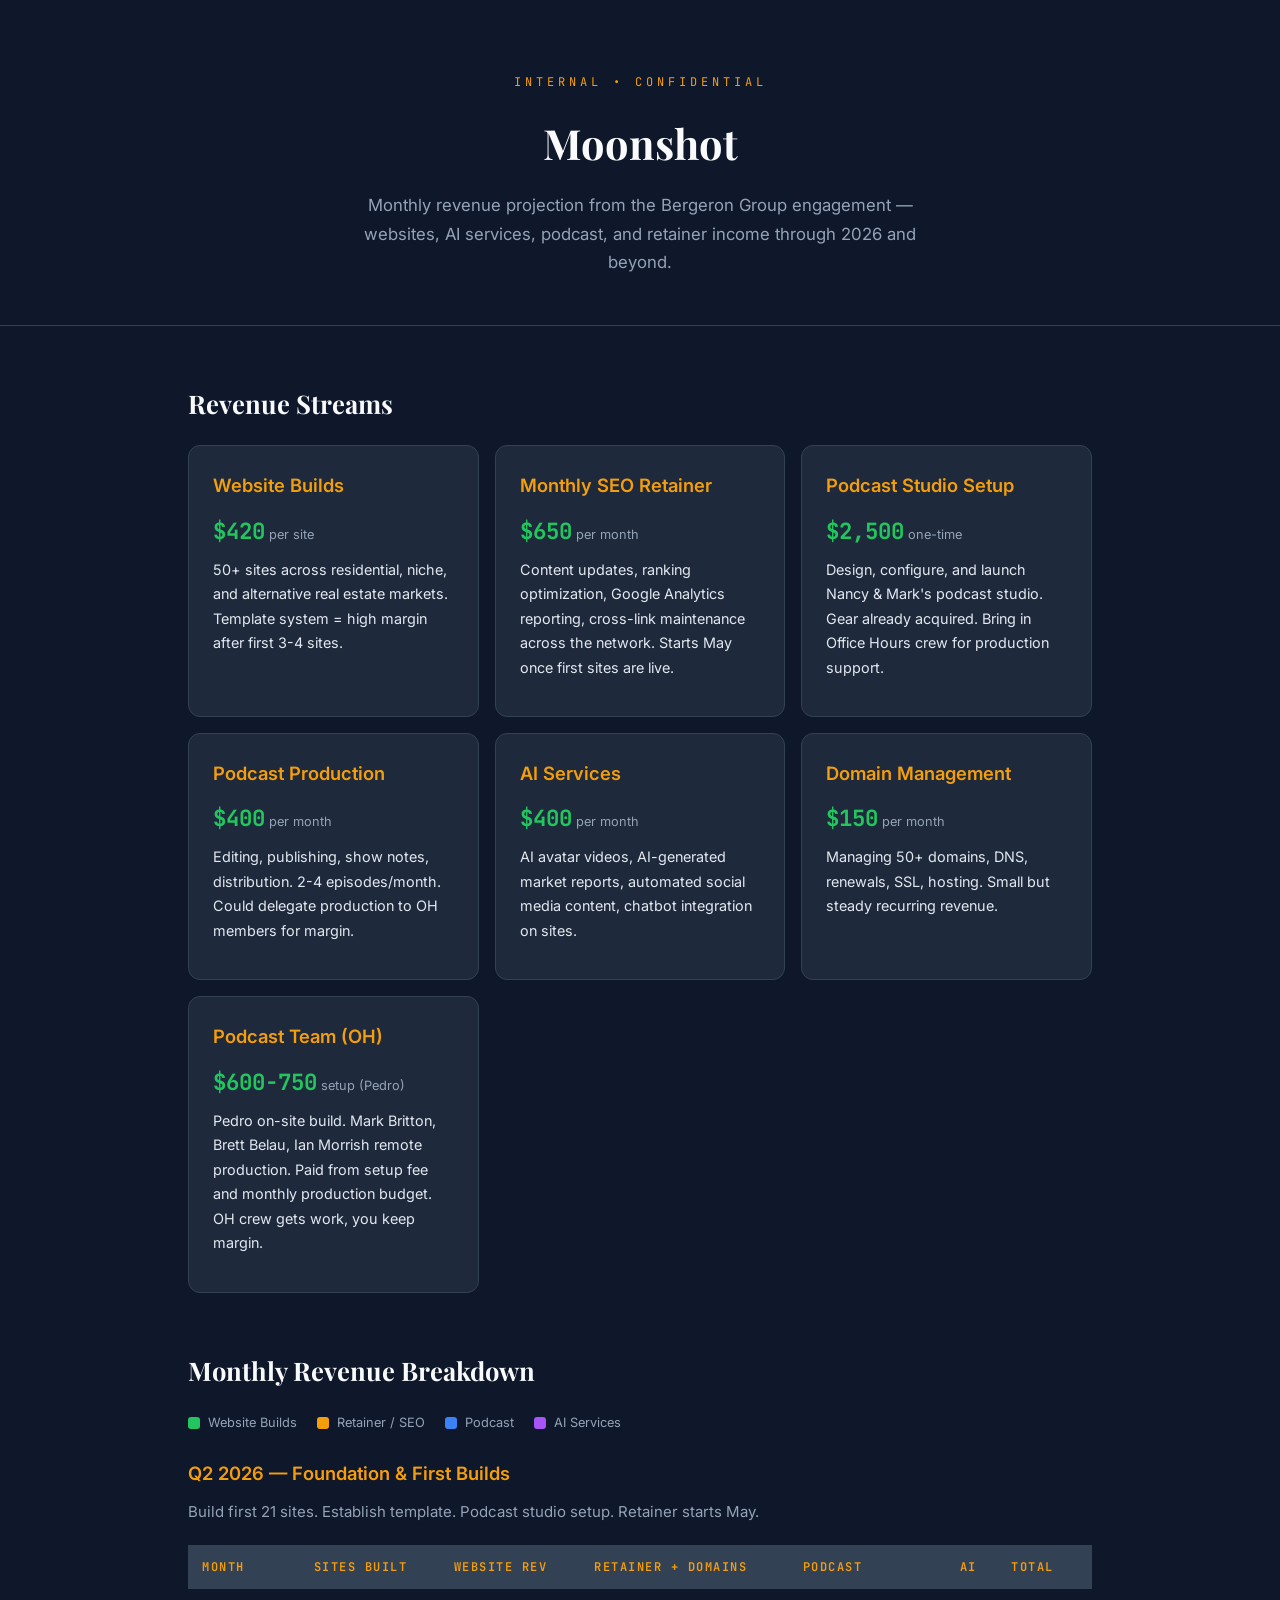
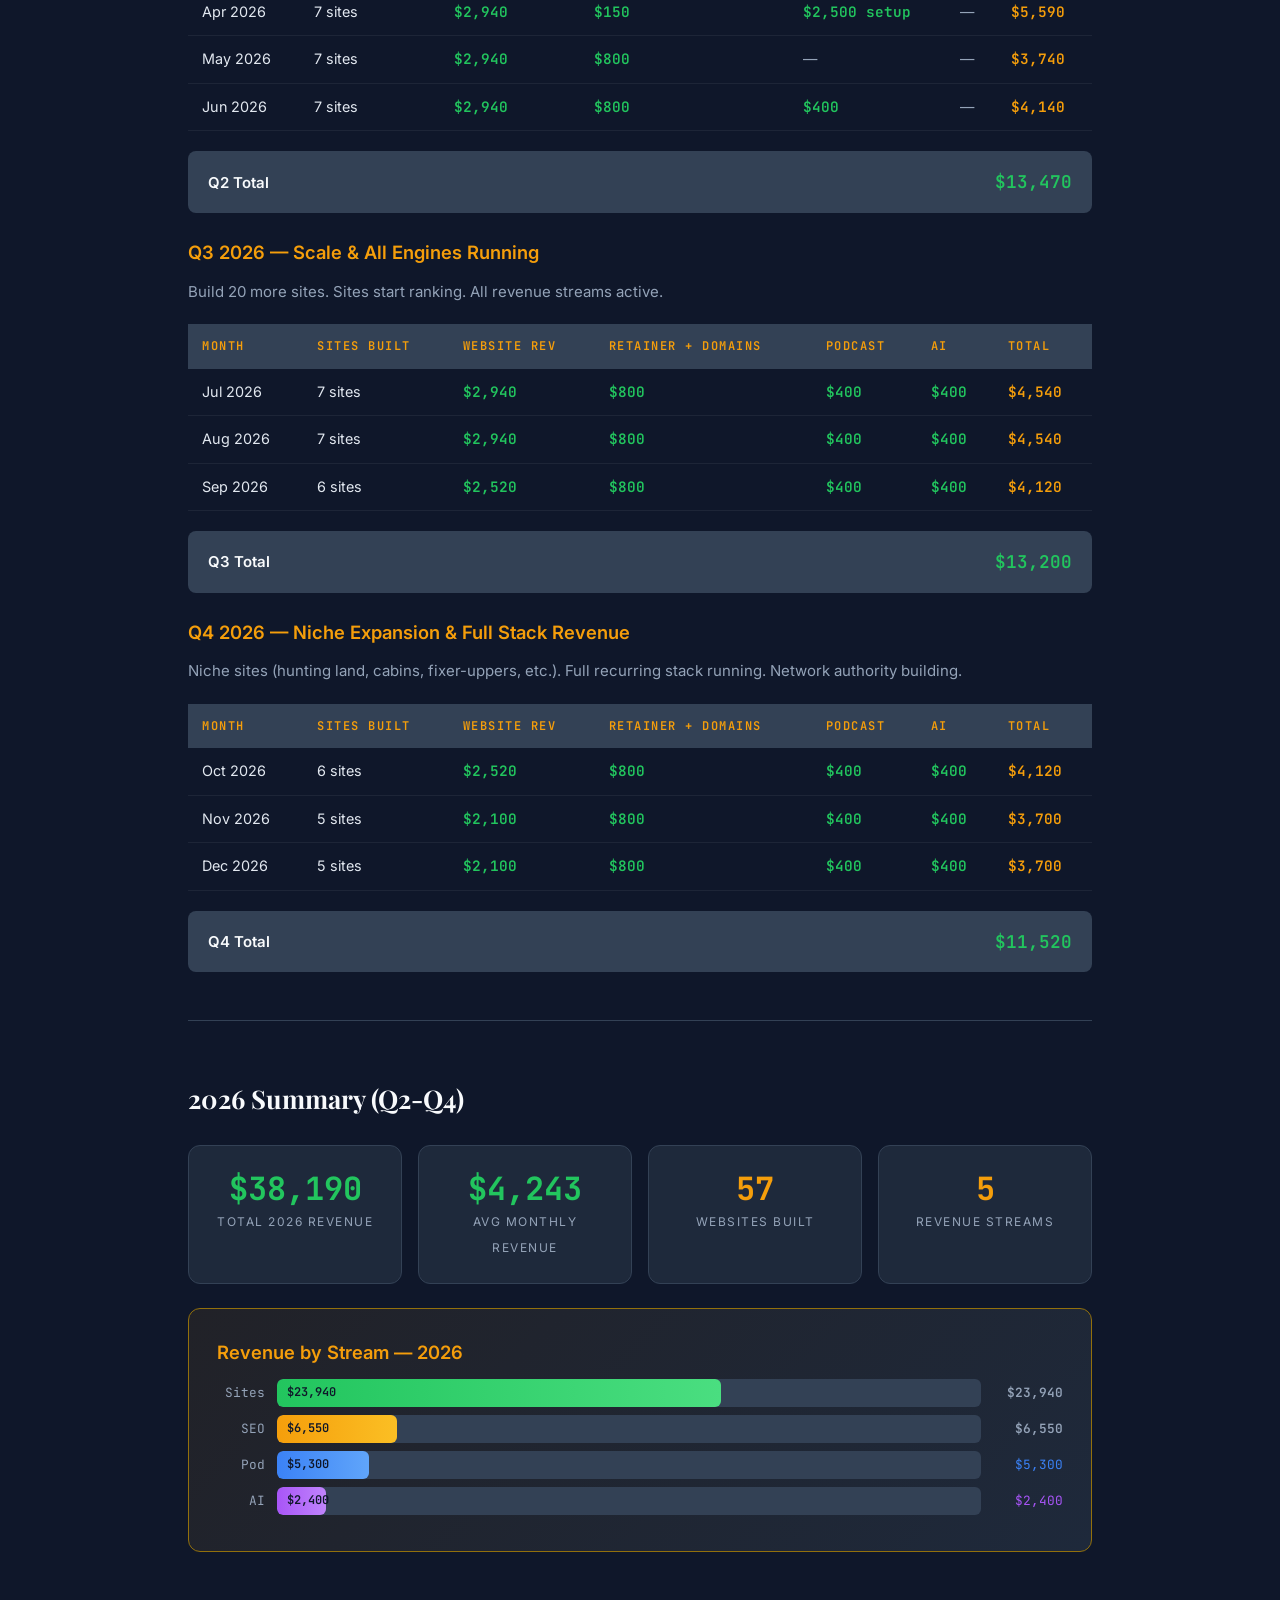
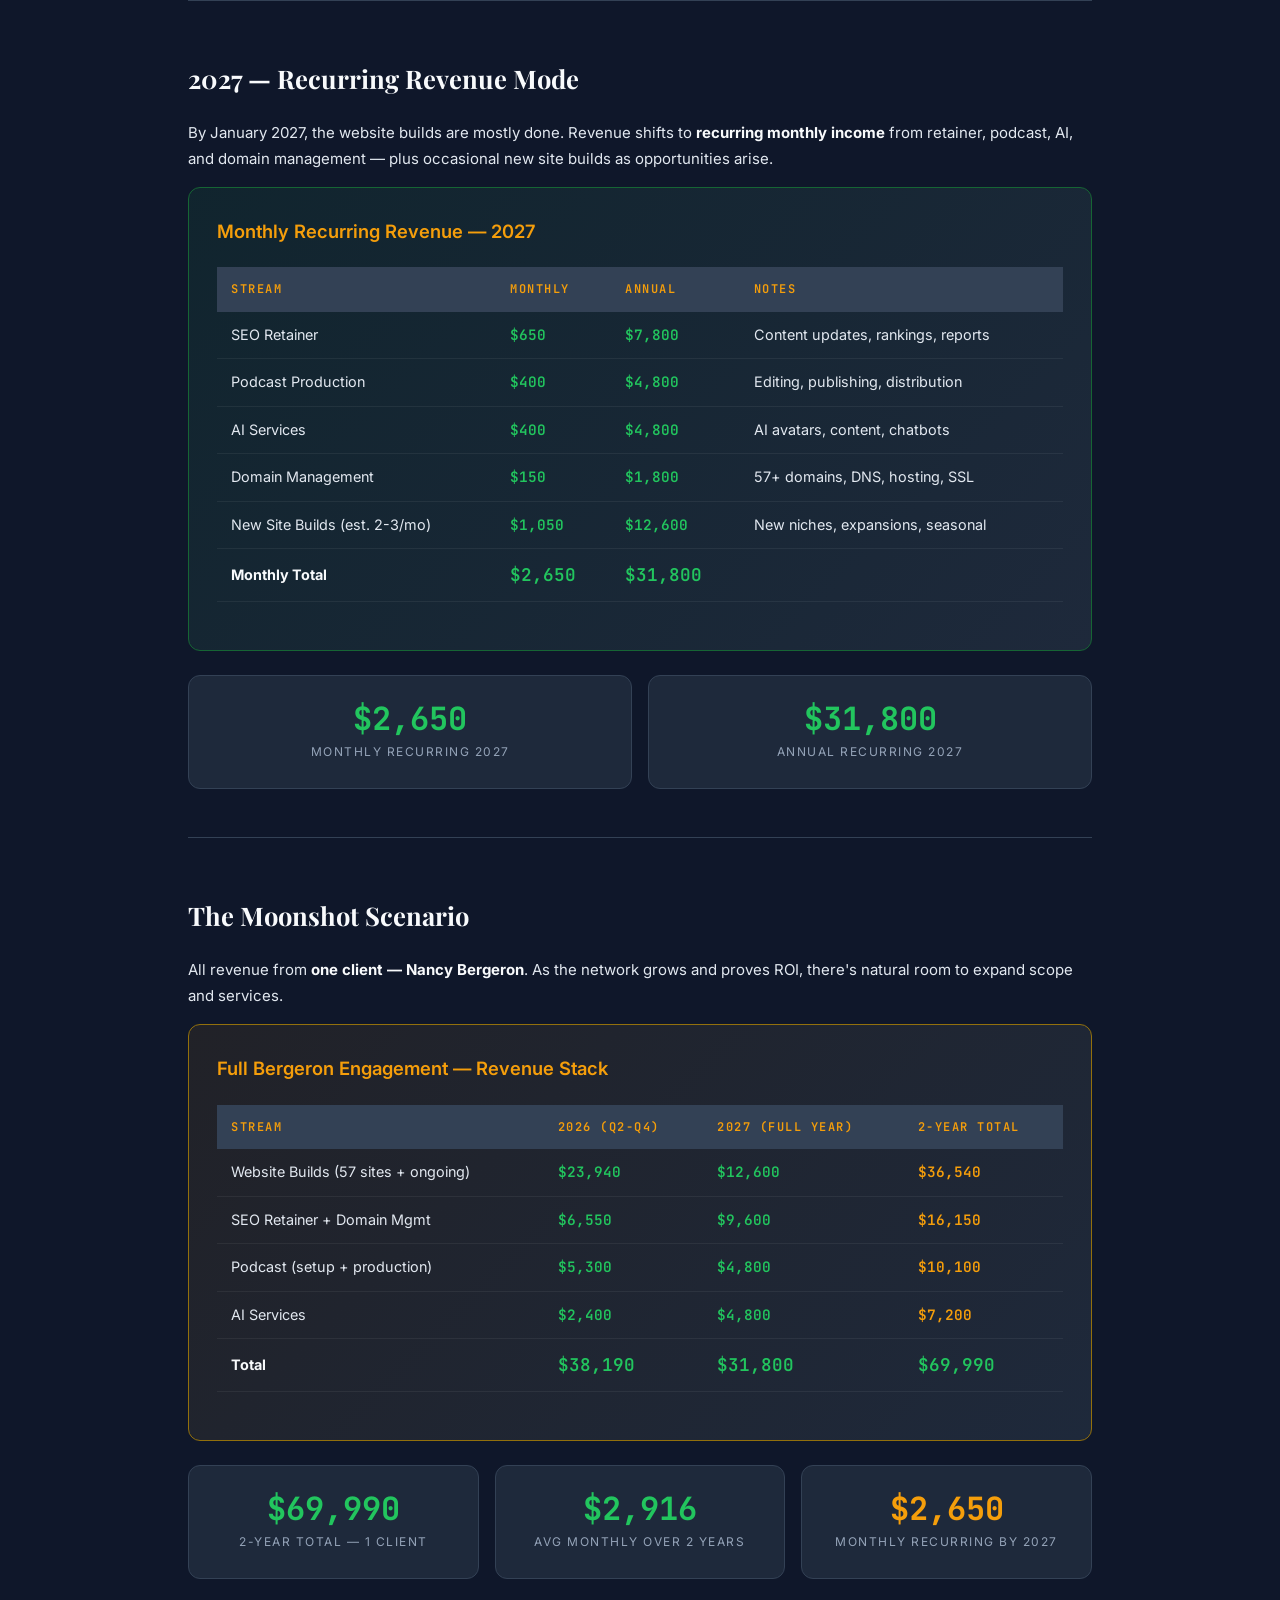
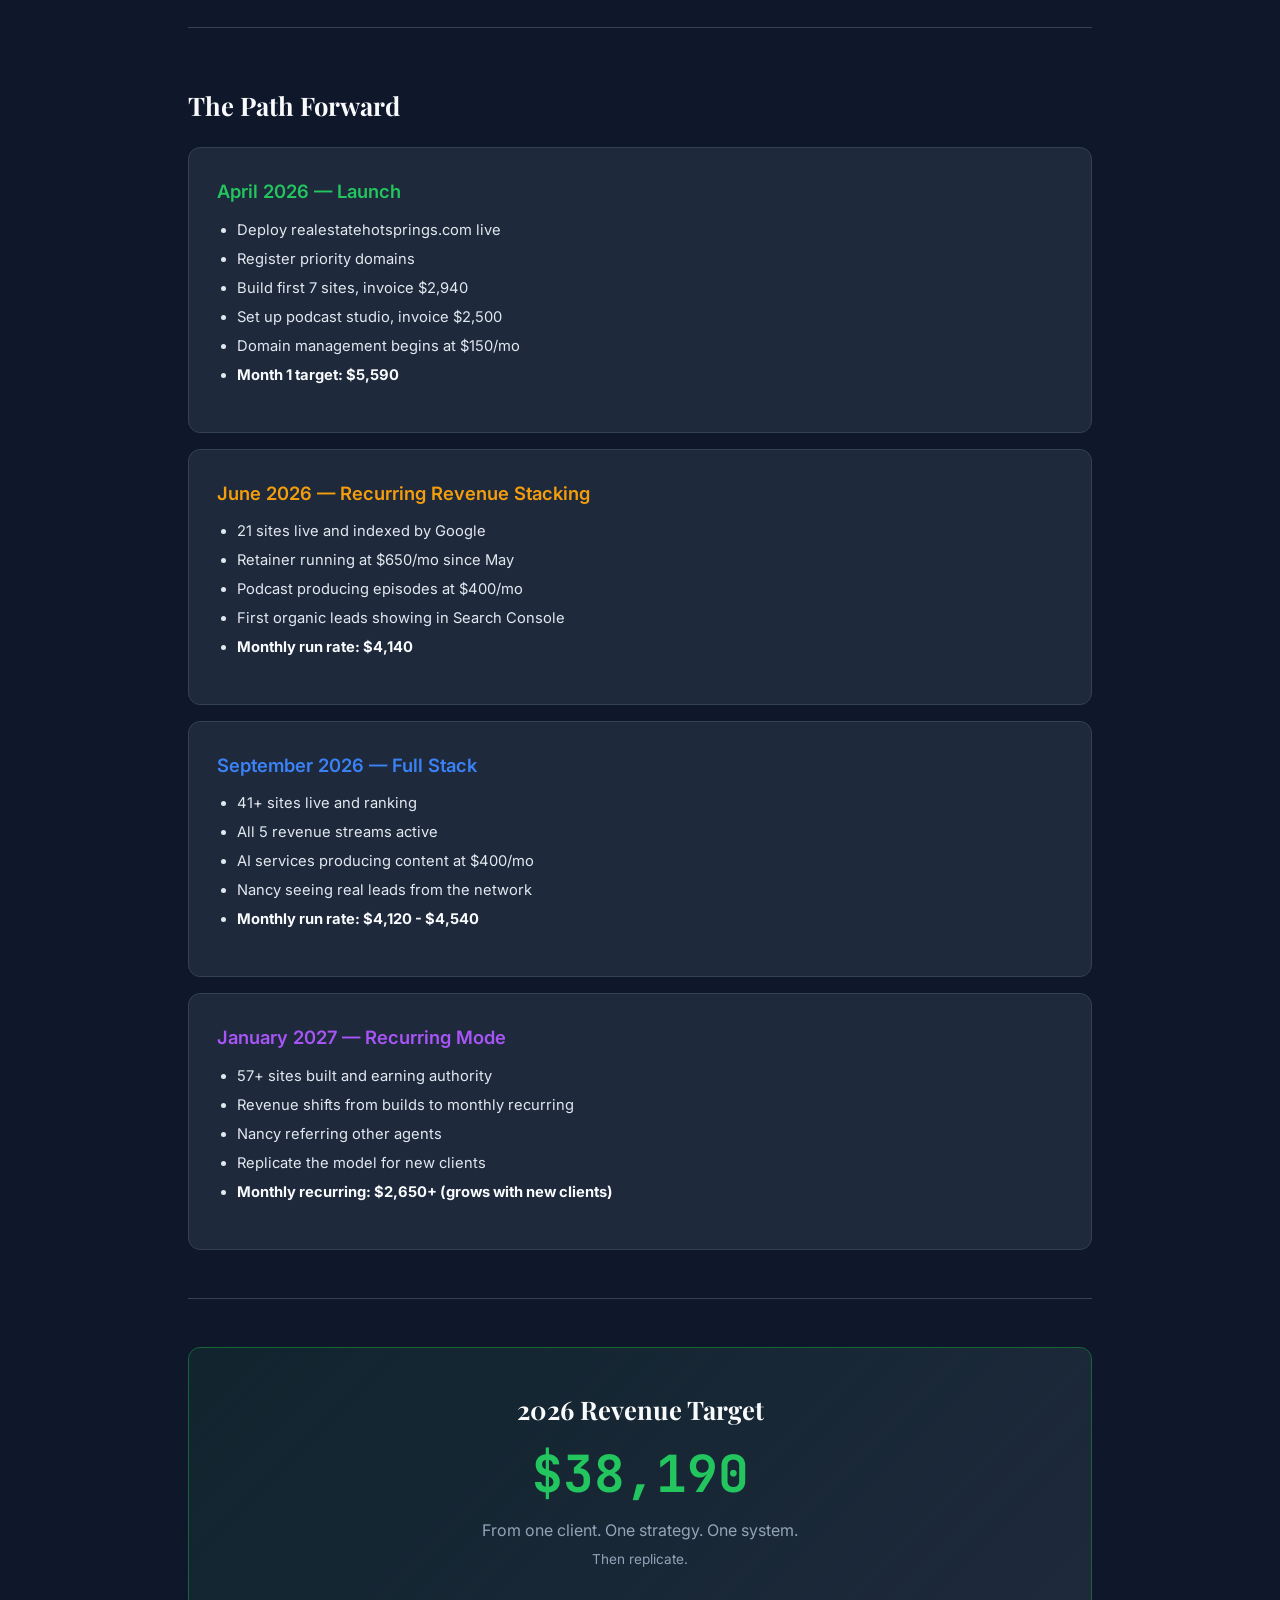
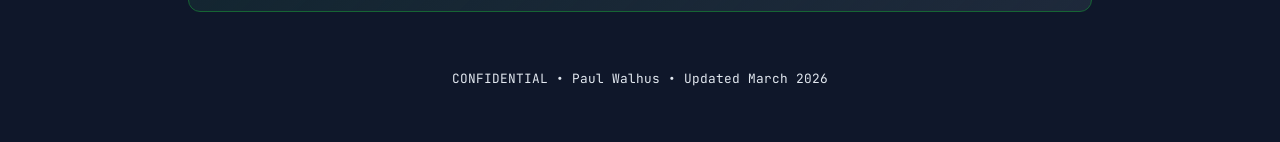
<file: moonshot.html>
<!DOCTYPE html>
<html lang="en">
<head>
  <meta charset="UTF-8">
  <meta name="viewport" content="width=device-width, initial-scale=1.0">
  <title>Moonshot — Revenue Projection 2026-2027</title>
  <link rel="preconnect" href="https://fonts.googleapis.com">
  <link rel="preconnect" href="https://fonts.gstatic.com" crossorigin>
  <link href="https://fonts.googleapis.com/css2?family=Playfair+Display:wght@400;600;700&family=Inter:wght@300;400;500;600;700&family=JetBrains+Mono:wght@400;600&display=swap" rel="stylesheet">
  <style>
    :root {
      --navy: #0f172a;
      --navy-mid: #1e293b;
      --navy-light: #334155;
      --gold: #f59e0b;
      --gold-light: #fbbf24;
      --gold-dim: #92700c;
      --green: #22c55e;
      --green-dim: #166534;
      --blue: #3b82f6;
      --purple: #a855f7;
      --white: #f8fafc;
      --gray: #94a3b8;
      --text: #e2e8f0;
      --mono: 'JetBrains Mono', 'Courier New', monospace;
    }
    *, *::before, *::after { box-sizing: border-box; margin: 0; padding: 0; }
    body {
      font-family: 'Inter', -apple-system, sans-serif;
      background: var(--navy);
      color: var(--text);
      line-height: 1.7;
      font-size: 15px;
    }
    .container { max-width: 960px; margin: 0 auto; padding: 0 28px; }
    h1, h2, h3 { font-family: 'Playfair Display', Georgia, serif; }
    h1 { font-size: 2.6rem; color: var(--white); }
    h2 { font-size: 1.6rem; color: var(--white); margin: 56px 0 20px; }
    h3 { font-size: 1.15rem; color: var(--gold); margin: 24px 0 10px; font-family: 'Inter', sans-serif; font-weight: 600; }
    p { margin-bottom: 12px; color: var(--text); }
    strong { color: var(--white); }

    /* Header */
    .header {
      padding: 72px 0 48px;
      text-align: center;
      border-bottom: 1px solid var(--navy-light);
    }
    .header .label {
      font-family: var(--mono);
      font-size: 0.75rem;
      text-transform: uppercase;
      letter-spacing: 4px;
      color: var(--gold);
      margin-bottom: 16px;
    }
    .header h1 { margin-bottom: 12px; }
    .header .sub {
      color: var(--gray);
      font-size: 1.05rem;
      max-width: 560px;
      margin: 0 auto;
    }

    /* Cards */
    .card {
      background: var(--navy-mid);
      border: 1px solid var(--navy-light);
      border-radius: 12px;
      padding: 28px;
      margin: 16px 0;
    }
    .card-gold {
      border-color: var(--gold-dim);
      background: linear-gradient(135deg, rgba(245,158,11,0.08) 0%, var(--navy-mid) 100%);
    }
    .card-green {
      border-color: var(--green-dim);
      background: linear-gradient(135deg, rgba(34,197,94,0.08) 0%, var(--navy-mid) 100%);
    }

    /* Revenue table */
    table {
      width: 100%;
      border-collapse: collapse;
      margin: 20px 0;
      font-size: 0.9rem;
    }
    th {
      background: var(--navy-light);
      color: var(--gold);
      padding: 12px 14px;
      text-align: left;
      font-weight: 600;
      font-size: 0.75rem;
      text-transform: uppercase;
      letter-spacing: 1.5px;
      font-family: var(--mono);
    }
    td {
      padding: 11px 14px;
      border-bottom: 1px solid rgba(255,255,255,0.06);
      color: var(--text);
    }
    tr:hover { background: rgba(255,255,255,0.02); }
    .money { font-family: var(--mono); color: var(--green); font-weight: 600; }
    .money-gold { font-family: var(--mono); color: var(--gold); font-weight: 600; }
    .money-big { font-family: var(--mono); color: var(--green); font-weight: 600; font-size: 1.1rem; }
    .dimmed { color: var(--gray); }

    /* Stats grid */
    .stats {
      display: grid;
      grid-template-columns: repeat(auto-fit, minmax(200px, 1fr));
      gap: 16px;
      margin: 24px 0;
    }
    .stat {
      background: var(--navy-mid);
      border: 1px solid var(--navy-light);
      border-radius: 12px;
      padding: 24px;
      text-align: center;
    }
    .stat .num {
      font-family: var(--mono);
      font-size: 2rem;
      font-weight: 700;
      color: var(--green);
      display: block;
      line-height: 1.2;
    }
    .stat .num-gold { color: var(--gold); }
    .stat .lbl {
      font-size: 0.75rem;
      text-transform: uppercase;
      letter-spacing: 1.5px;
      color: var(--gray);
      margin-top: 6px;
    }

    /* Monthly bar chart */
    .bar-row {
      display: flex;
      align-items: center;
      gap: 12px;
      margin: 8px 0;
    }
    .bar-label {
      width: 48px;
      font-family: var(--mono);
      font-size: 0.8rem;
      color: var(--gray);
      text-align: right;
      flex-shrink: 0;
    }
    .bar-track {
      flex: 1;
      height: 28px;
      background: var(--navy-light);
      border-radius: 6px;
      overflow: hidden;
      position: relative;
    }
    .bar-fill {
      height: 100%;
      border-radius: 6px;
      display: flex;
      align-items: center;
      padding-left: 10px;
      font-family: var(--mono);
      font-size: 0.75rem;
      font-weight: 600;
      color: var(--navy);
      transition: width 0.6s ease;
    }
    .bar-fill-green { background: linear-gradient(90deg, var(--green) 0%, #4ade80 100%); }
    .bar-fill-gold { background: linear-gradient(90deg, var(--gold) 0%, var(--gold-light) 100%); }
    .bar-fill-blue { background: linear-gradient(90deg, var(--blue) 0%, #60a5fa 100%); }
    .bar-fill-purple { background: linear-gradient(90deg, var(--purple) 0%, #c084fc 100%); }
    .bar-amount {
      font-family: var(--mono);
      font-size: 0.8rem;
      color: var(--gray);
      width: 70px;
      text-align: right;
      flex-shrink: 0;
    }

    /* Legend */
    .legend {
      display: flex;
      flex-wrap: wrap;
      gap: 20px;
      margin: 16px 0 24px;
    }
    .legend-item {
      display: flex;
      align-items: center;
      gap: 8px;
      font-size: 0.8rem;
      color: var(--gray);
    }
    .legend-dot {
      width: 12px;
      height: 12px;
      border-radius: 3px;
    }
    .dot-green { background: var(--green); }
    .dot-gold { background: var(--gold); }
    .dot-blue { background: var(--blue); }
    .dot-purple { background: var(--purple); }

    /* Streams */
    .stream-grid {
      display: grid;
      grid-template-columns: repeat(auto-fit, minmax(280px, 1fr));
      gap: 16px;
      margin: 20px 0;
    }
    .stream {
      background: var(--navy-mid);
      border: 1px solid var(--navy-light);
      border-radius: 12px;
      padding: 24px;
    }
    .stream h3 { margin-top: 0; }
    .stream .price {
      font-family: var(--mono);
      font-size: 1.4rem;
      color: var(--green);
      font-weight: 700;
    }
    .stream .freq {
      font-size: 0.8rem;
      color: var(--gray);
    }
    .stream p { font-size: 0.9rem; margin-top: 8px; }

    /* Totals */
    .total-row {
      display: flex;
      justify-content: space-between;
      align-items: center;
      padding: 16px 20px;
      background: var(--navy-light);
      border-radius: 8px;
      margin: 8px 0;
    }
    .total-row .label { font-weight: 600; color: var(--white); }

    /* Section divider */
    .divider {
      height: 1px;
      background: var(--navy-light);
      margin: 48px 0;
    }

    /* Footer */
    .footer {
      text-align: center;
      padding: 40px 0;
      color: var(--navy-light);
      font-size: 0.8rem;
      font-family: var(--mono);
    }

    ul { margin: 8px 0 16px 20px; }
    li { margin-bottom: 4px; font-size: 0.92rem; }

    @media (max-width: 600px) {
      .header { padding: 48px 0 32px; }
      h1 { font-size: 1.8rem; }
      .stats { grid-template-columns: 1fr 1fr; }
      .stat .num { font-size: 1.5rem; }
      .bar-label { width: 36px; font-size: 0.7rem; }
    }
  </style>
</head>
<body>

  <div class="header">
    <div class="container">
      <p class="label">Internal &bull; Confidential</p>
      <h1>Moonshot</h1>
      <p class="sub">Monthly revenue projection from the Bergeron Group engagement &mdash; websites, AI services, podcast, and retainer income through 2026 and beyond.</p>
    </div>
  </div>

  <!-- Revenue Streams -->
  <div class="container">
    <h2>Revenue Streams</h2>

    <div class="stream-grid">
      <div class="stream">
        <h3>Website Builds</h3>
        <span class="price">$420</span> <span class="freq">per site</span>
        <p>50+ sites across residential, niche, and alternative real estate markets. Template system = high margin after first 3-4 sites.</p>
      </div>
      <div class="stream">
        <h3>Monthly SEO Retainer</h3>
        <span class="price">$650</span> <span class="freq">per month</span>
        <p>Content updates, ranking optimization, Google Analytics reporting, cross-link maintenance across the network. Starts May once first sites are live.</p>
      </div>
      <div class="stream">
        <h3>Podcast Studio Setup</h3>
        <span class="price">$2,500</span> <span class="freq">one-time</span>
        <p>Design, configure, and launch Nancy &amp; Mark's podcast studio. Gear already acquired. Bring in Office Hours crew for production support.</p>
      </div>
      <div class="stream">
        <h3>Podcast Production</h3>
        <span class="price">$400</span> <span class="freq">per month</span>
        <p>Editing, publishing, show notes, distribution. 2-4 episodes/month. Could delegate production to OH members for margin.</p>
      </div>
      <div class="stream">
        <h3>AI Services</h3>
        <span class="price">$400</span> <span class="freq">per month</span>
        <p>AI avatar videos, AI-generated market reports, automated social media content, chatbot integration on sites.</p>
      </div>
      <div class="stream">
        <h3>Domain Management</h3>
        <span class="price">$150</span> <span class="freq">per month</span>
        <p>Managing 50+ domains, DNS, renewals, SSL, hosting. Small but steady recurring revenue.</p>
      </div>
      <div class="stream">
        <h3>Podcast Team (OH)</h3>
        <span class="price">$600-750</span> <span class="freq">setup (Pedro)</span>
        <p>Pedro on-site build. Mark Britton, Brett Belau, Ian Morrish remote production. Paid from setup fee and monthly production budget. OH crew gets work, you keep margin.</p>
      </div>
    </div>

    <!-- Monthly Breakdown -->
    <h2>Monthly Revenue Breakdown</h2>

    <div class="legend">
      <div class="legend-item"><div class="legend-dot dot-green"></div> Website Builds</div>
      <div class="legend-item"><div class="legend-dot dot-gold"></div> Retainer / SEO</div>
      <div class="legend-item"><div class="legend-dot dot-blue"></div> Podcast</div>
      <div class="legend-item"><div class="legend-dot dot-purple"></div> AI Services</div>
    </div>

    <h3>Q2 2026 — Foundation &amp; First Builds</h3>
    <p class="dimmed">Build first 21 sites. Establish template. Podcast studio setup. Retainer starts May.</p>

    <table>
      <tr>
        <th>Month</th>
        <th>Sites Built</th>
        <th>Website Rev</th>
        <th>Retainer + Domains</th>
        <th>Podcast</th>
        <th>AI</th>
        <th>Total</th>
      </tr>
      <tr>
        <td>Apr 2026</td>
        <td>7 sites</td>
        <td class="money">$2,940</td>
        <td class="money">$150</td>
        <td class="money">$2,500 setup</td>
        <td class="dimmed">—</td>
        <td class="money-gold">$5,590</td>
      </tr>
      <tr>
        <td>May 2026</td>
        <td>7 sites</td>
        <td class="money">$2,940</td>
        <td class="money">$800</td>
        <td class="dimmed">—</td>
        <td class="dimmed">—</td>
        <td class="money-gold">$3,740</td>
      </tr>
      <tr>
        <td>Jun 2026</td>
        <td>7 sites</td>
        <td class="money">$2,940</td>
        <td class="money">$800</td>
        <td class="money">$400</td>
        <td class="dimmed">—</td>
        <td class="money-gold">$4,140</td>
      </tr>
    </table>
    <div class="total-row">
      <span class="label">Q2 Total</span>
      <span class="money-big">$13,470</span>
    </div>

    <h3>Q3 2026 — Scale &amp; All Engines Running</h3>
    <p class="dimmed">Build 20 more sites. Sites start ranking. All revenue streams active.</p>

    <table>
      <tr>
        <th>Month</th>
        <th>Sites Built</th>
        <th>Website Rev</th>
        <th>Retainer + Domains</th>
        <th>Podcast</th>
        <th>AI</th>
        <th>Total</th>
      </tr>
      <tr>
        <td>Jul 2026</td>
        <td>7 sites</td>
        <td class="money">$2,940</td>
        <td class="money">$800</td>
        <td class="money">$400</td>
        <td class="money">$400</td>
        <td class="money-gold">$4,540</td>
      </tr>
      <tr>
        <td>Aug 2026</td>
        <td>7 sites</td>
        <td class="money">$2,940</td>
        <td class="money">$800</td>
        <td class="money">$400</td>
        <td class="money">$400</td>
        <td class="money-gold">$4,540</td>
      </tr>
      <tr>
        <td>Sep 2026</td>
        <td>6 sites</td>
        <td class="money">$2,520</td>
        <td class="money">$800</td>
        <td class="money">$400</td>
        <td class="money">$400</td>
        <td class="money-gold">$4,120</td>
      </tr>
    </table>
    <div class="total-row">
      <span class="label">Q3 Total</span>
      <span class="money-big">$13,200</span>
    </div>

    <h3>Q4 2026 — Niche Expansion &amp; Full Stack Revenue</h3>
    <p class="dimmed">Niche sites (hunting land, cabins, fixer-uppers, etc.). Full recurring stack running. Network authority building.</p>

    <table>
      <tr>
        <th>Month</th>
        <th>Sites Built</th>
        <th>Website Rev</th>
        <th>Retainer + Domains</th>
        <th>Podcast</th>
        <th>AI</th>
        <th>Total</th>
      </tr>
      <tr>
        <td>Oct 2026</td>
        <td>6 sites</td>
        <td class="money">$2,520</td>
        <td class="money">$800</td>
        <td class="money">$400</td>
        <td class="money">$400</td>
        <td class="money-gold">$4,120</td>
      </tr>
      <tr>
        <td>Nov 2026</td>
        <td>5 sites</td>
        <td class="money">$2,100</td>
        <td class="money">$800</td>
        <td class="money">$400</td>
        <td class="money">$400</td>
        <td class="money-gold">$3,700</td>
      </tr>
      <tr>
        <td>Dec 2026</td>
        <td>5 sites</td>
        <td class="money">$2,100</td>
        <td class="money">$800</td>
        <td class="money">$400</td>
        <td class="money">$400</td>
        <td class="money-gold">$3,700</td>
      </tr>
    </table>
    <div class="total-row">
      <span class="label">Q4 Total</span>
      <span class="money-big">$11,520</span>
    </div>

    <div class="divider"></div>

    <!-- 2026 Summary -->
    <h2>2026 Summary (Q2-Q4)</h2>

    <div class="stats">
      <div class="stat">
        <span class="num">$38,190</span>
        <span class="lbl">Total 2026 Revenue</span>
      </div>
      <div class="stat">
        <span class="num">$4,243</span>
        <span class="lbl">Avg Monthly Revenue</span>
      </div>
      <div class="stat">
        <span class="num num-gold">57</span>
        <span class="lbl">Websites Built</span>
      </div>
      <div class="stat">
        <span class="num num-gold">5</span>
        <span class="lbl">Revenue Streams</span>
      </div>
    </div>

    <div class="card card-gold">
      <h3 style="margin-top:0">Revenue by Stream — 2026</h3>
      <div class="bar-row">
        <span class="bar-label">Sites</span>
        <div class="bar-track"><div class="bar-fill bar-fill-green" style="width:63%">$23,940</div></div>
        <span class="bar-amount money">$23,940</span>
      </div>
      <div class="bar-row">
        <span class="bar-label">SEO</span>
        <div class="bar-track"><div class="bar-fill bar-fill-gold" style="width:17%">$6,550</div></div>
        <span class="bar-amount money-gold">$6,550</span>
      </div>
      <div class="bar-row">
        <span class="bar-label">Pod</span>
        <div class="bar-track"><div class="bar-fill bar-fill-blue" style="width:13%">$5,300</div></div>
        <span class="bar-amount" style="color:var(--blue)">$5,300</span>
      </div>
      <div class="bar-row">
        <span class="bar-label">AI</span>
        <div class="bar-track"><div class="bar-fill bar-fill-purple" style="width:7%">$2,400</div></div>
        <span class="bar-amount" style="color:var(--purple)">$2,400</span>
      </div>
    </div>

    <div class="divider"></div>

    <!-- 2027 Projections -->
    <h2>2027 — Recurring Revenue Mode</h2>
    <p>By January 2027, the website builds are mostly done. Revenue shifts to <strong>recurring monthly income</strong> from retainer, podcast, AI, and domain management — plus occasional new site builds as opportunities arise.</p>

    <div class="card card-green">
      <h3 style="margin-top:0">Monthly Recurring Revenue — 2027</h3>
      <table>
        <tr><th>Stream</th><th>Monthly</th><th>Annual</th><th>Notes</th></tr>
        <tr>
          <td>SEO Retainer</td>
          <td class="money">$650</td>
          <td class="money">$7,800</td>
          <td>Content updates, rankings, reports</td>
        </tr>
        <tr>
          <td>Podcast Production</td>
          <td class="money">$400</td>
          <td class="money">$4,800</td>
          <td>Editing, publishing, distribution</td>
        </tr>
        <tr>
          <td>AI Services</td>
          <td class="money">$400</td>
          <td class="money">$4,800</td>
          <td>AI avatars, content, chatbots</td>
        </tr>
        <tr>
          <td>Domain Management</td>
          <td class="money">$150</td>
          <td class="money">$1,800</td>
          <td>57+ domains, DNS, hosting, SSL</td>
        </tr>
        <tr>
          <td>New Site Builds (est. 2-3/mo)</td>
          <td class="money">$1,050</td>
          <td class="money">$12,600</td>
          <td>New niches, expansions, seasonal</td>
        </tr>
        <tr>
          <td><strong>Monthly Total</strong></td>
          <td class="money-big">$2,650</td>
          <td class="money-big">$31,800</td>
          <td></td>
        </tr>
      </table>
    </div>

    <div class="stats">
      <div class="stat">
        <span class="num">$2,650</span>
        <span class="lbl">Monthly Recurring 2027</span>
      </div>
      <div class="stat">
        <span class="num">$31,800</span>
        <span class="lbl">Annual Recurring 2027</span>
      </div>
    </div>

    <div class="divider"></div>

    <!-- The Moonshot Scenario -->
    <h2>The Moonshot Scenario</h2>
    <p>All revenue from <strong>one client &mdash; Nancy Bergeron</strong>. As the network grows and proves ROI, there's natural room to expand scope and services.</p>

    <div class="card card-gold">
      <h3 style="margin-top:0">Full Bergeron Engagement — Revenue Stack</h3>
      <table>
        <tr><th>Stream</th><th>2026 (Q2-Q4)</th><th>2027 (Full Year)</th><th>2-Year Total</th></tr>
        <tr>
          <td>Website Builds (57 sites + ongoing)</td>
          <td class="money">$23,940</td>
          <td class="money">$12,600</td>
          <td class="money-gold">$36,540</td>
        </tr>
        <tr>
          <td>SEO Retainer + Domain Mgmt</td>
          <td class="money">$6,550</td>
          <td class="money">$9,600</td>
          <td class="money-gold">$16,150</td>
        </tr>
        <tr>
          <td>Podcast (setup + production)</td>
          <td class="money">$5,300</td>
          <td class="money">$4,800</td>
          <td class="money-gold">$10,100</td>
        </tr>
        <tr>
          <td>AI Services</td>
          <td class="money">$2,400</td>
          <td class="money">$4,800</td>
          <td class="money-gold">$7,200</td>
        </tr>
        <tr>
          <td><strong>Total</strong></td>
          <td class="money-big">$38,190</td>
          <td class="money-big">$31,800</td>
          <td class="money-big">$69,990</td>
        </tr>
      </table>
    </div>

    <div class="stats">
      <div class="stat">
        <span class="num">$69,990</span>
        <span class="lbl">2-Year Total — 1 Client</span>
      </div>
      <div class="stat">
        <span class="num">$2,916</span>
        <span class="lbl">Avg Monthly Over 2 Years</span>
      </div>
      <div class="stat">
        <span class="num num-gold">$2,650</span>
        <span class="lbl">Monthly Recurring by 2027</span>
      </div>
    </div>

    <div class="divider"></div>

    <!-- Timeline -->
    <h2>The Path Forward</h2>

    <div class="card">
      <h3 style="margin-top:0; color:var(--green)">April 2026 — Launch</h3>
      <ul>
        <li>Deploy realestatehotsprings.com live</li>
        <li>Register priority domains</li>
        <li>Build first 7 sites, invoice $2,940</li>
        <li>Set up podcast studio, invoice $2,500</li>
        <li>Domain management begins at $150/mo</li>
        <li><strong>Month 1 target: $5,590</strong></li>
      </ul>
    </div>

    <div class="card">
      <h3 style="margin-top:0; color:var(--gold)">June 2026 — Recurring Revenue Stacking</h3>
      <ul>
        <li>21 sites live and indexed by Google</li>
        <li>Retainer running at $650/mo since May</li>
        <li>Podcast producing episodes at $400/mo</li>
        <li>First organic leads showing in Search Console</li>
        <li><strong>Monthly run rate: $4,140</strong></li>
      </ul>
    </div>

    <div class="card">
      <h3 style="margin-top:0; color:var(--blue)">September 2026 — Full Stack</h3>
      <ul>
        <li>41+ sites live and ranking</li>
        <li>All 5 revenue streams active</li>
        <li>AI services producing content at $400/mo</li>
        <li>Nancy seeing real leads from the network</li>
        <li><strong>Monthly run rate: $4,120 - $4,540</strong></li>
      </ul>
    </div>

    <div class="card">
      <h3 style="margin-top:0; color:var(--purple)">January 2027 — Recurring Mode</h3>
      <ul>
        <li>57+ sites built and earning authority</li>
        <li>Revenue shifts from builds to monthly recurring</li>
        <li>Nancy referring other agents</li>
        <li>Replicate the model for new clients</li>
        <li><strong>Monthly recurring: $2,650+ (grows with new clients)</strong></li>
      </ul>
    </div>

    <div class="divider"></div>

    <div class="card card-green" style="text-align:center; padding:40px;">
      <h2 style="margin:0 0 12px; color:var(--white);">2026 Revenue Target</h2>
      <span style="font-family:var(--mono); font-size:3.2rem; font-weight:700; color:var(--green); display:block; line-height:1.2;">$38,190</span>
      <p style="color:var(--gray); margin:12px 0 0; font-size:1rem;">From one client. One strategy. One system.</p>
      <p style="color:var(--gray); margin:4px 0 0; font-size:0.85rem;">Then replicate.</p>
    </div>

  </div>

  <div class="footer">
    <p>CONFIDENTIAL &bull; Paul Walhus &bull; Updated March 2026</p>
  </div>

</body>
</html>
</file>
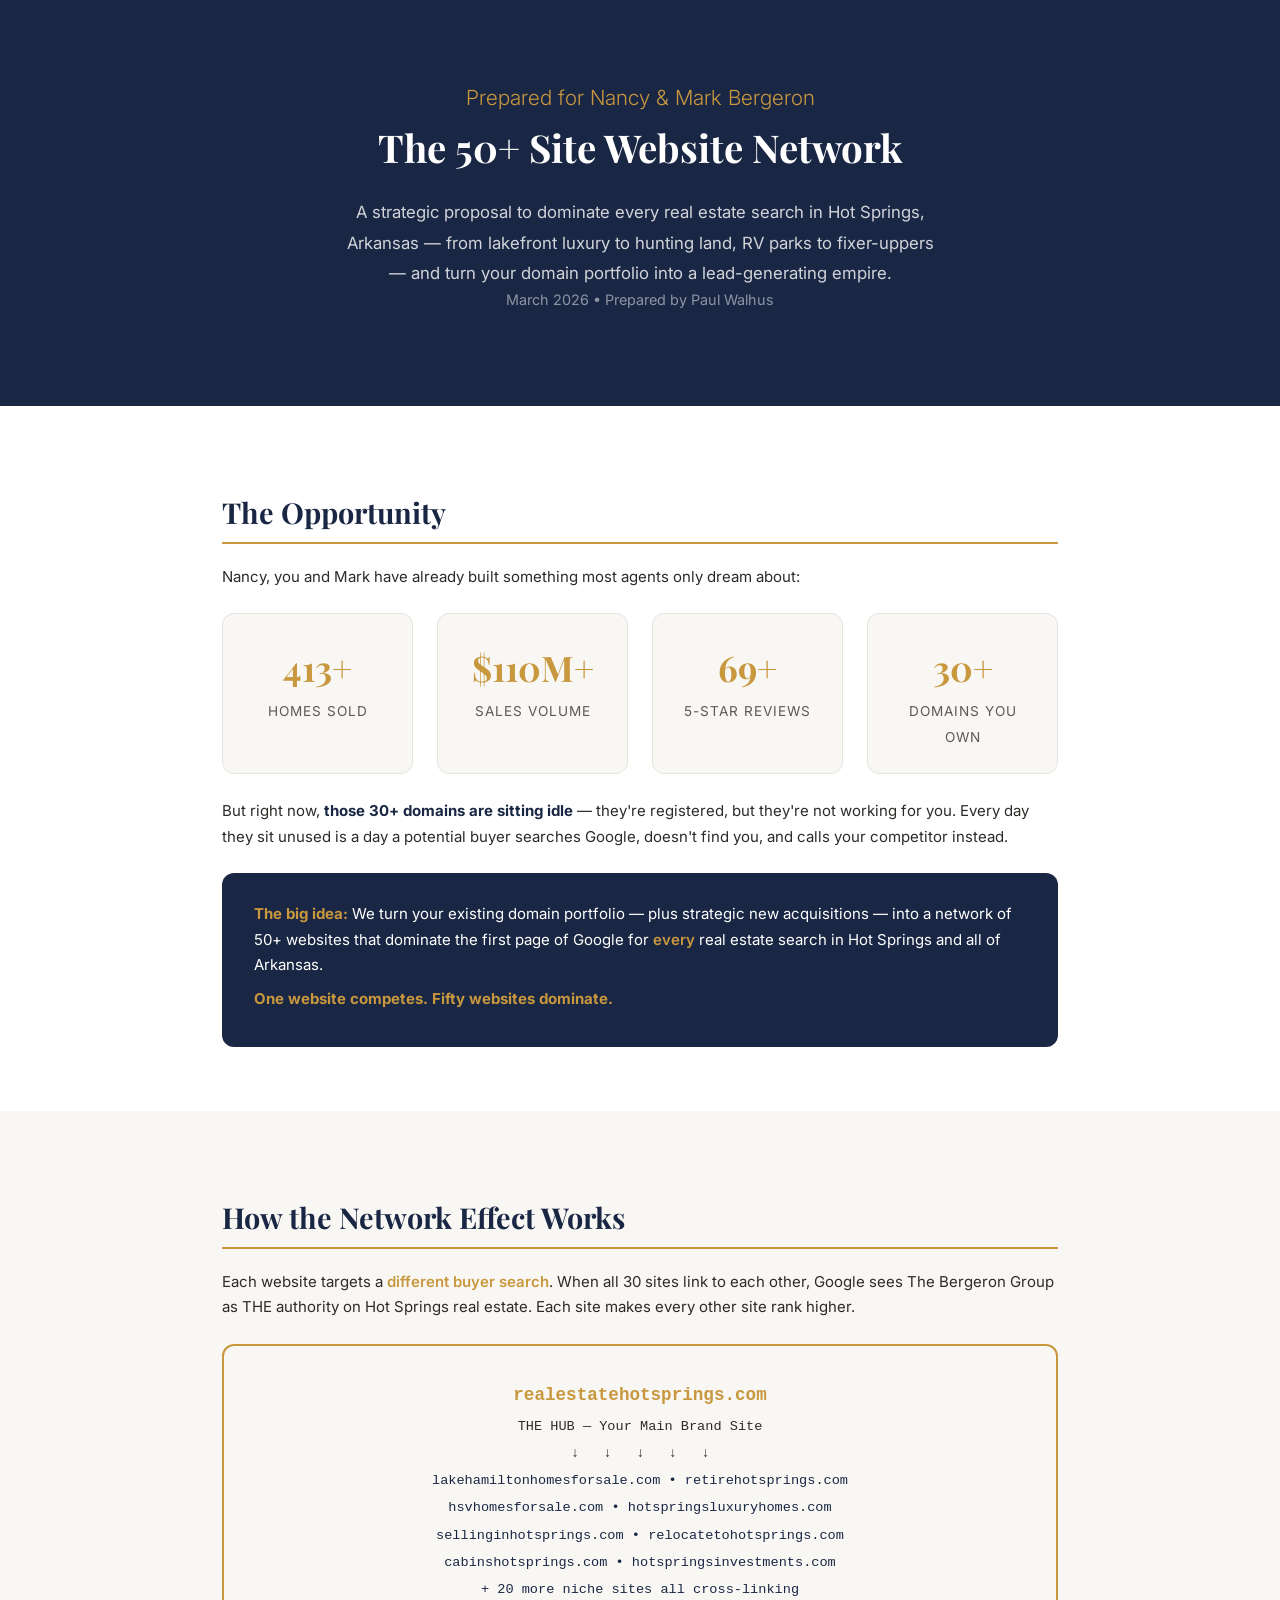
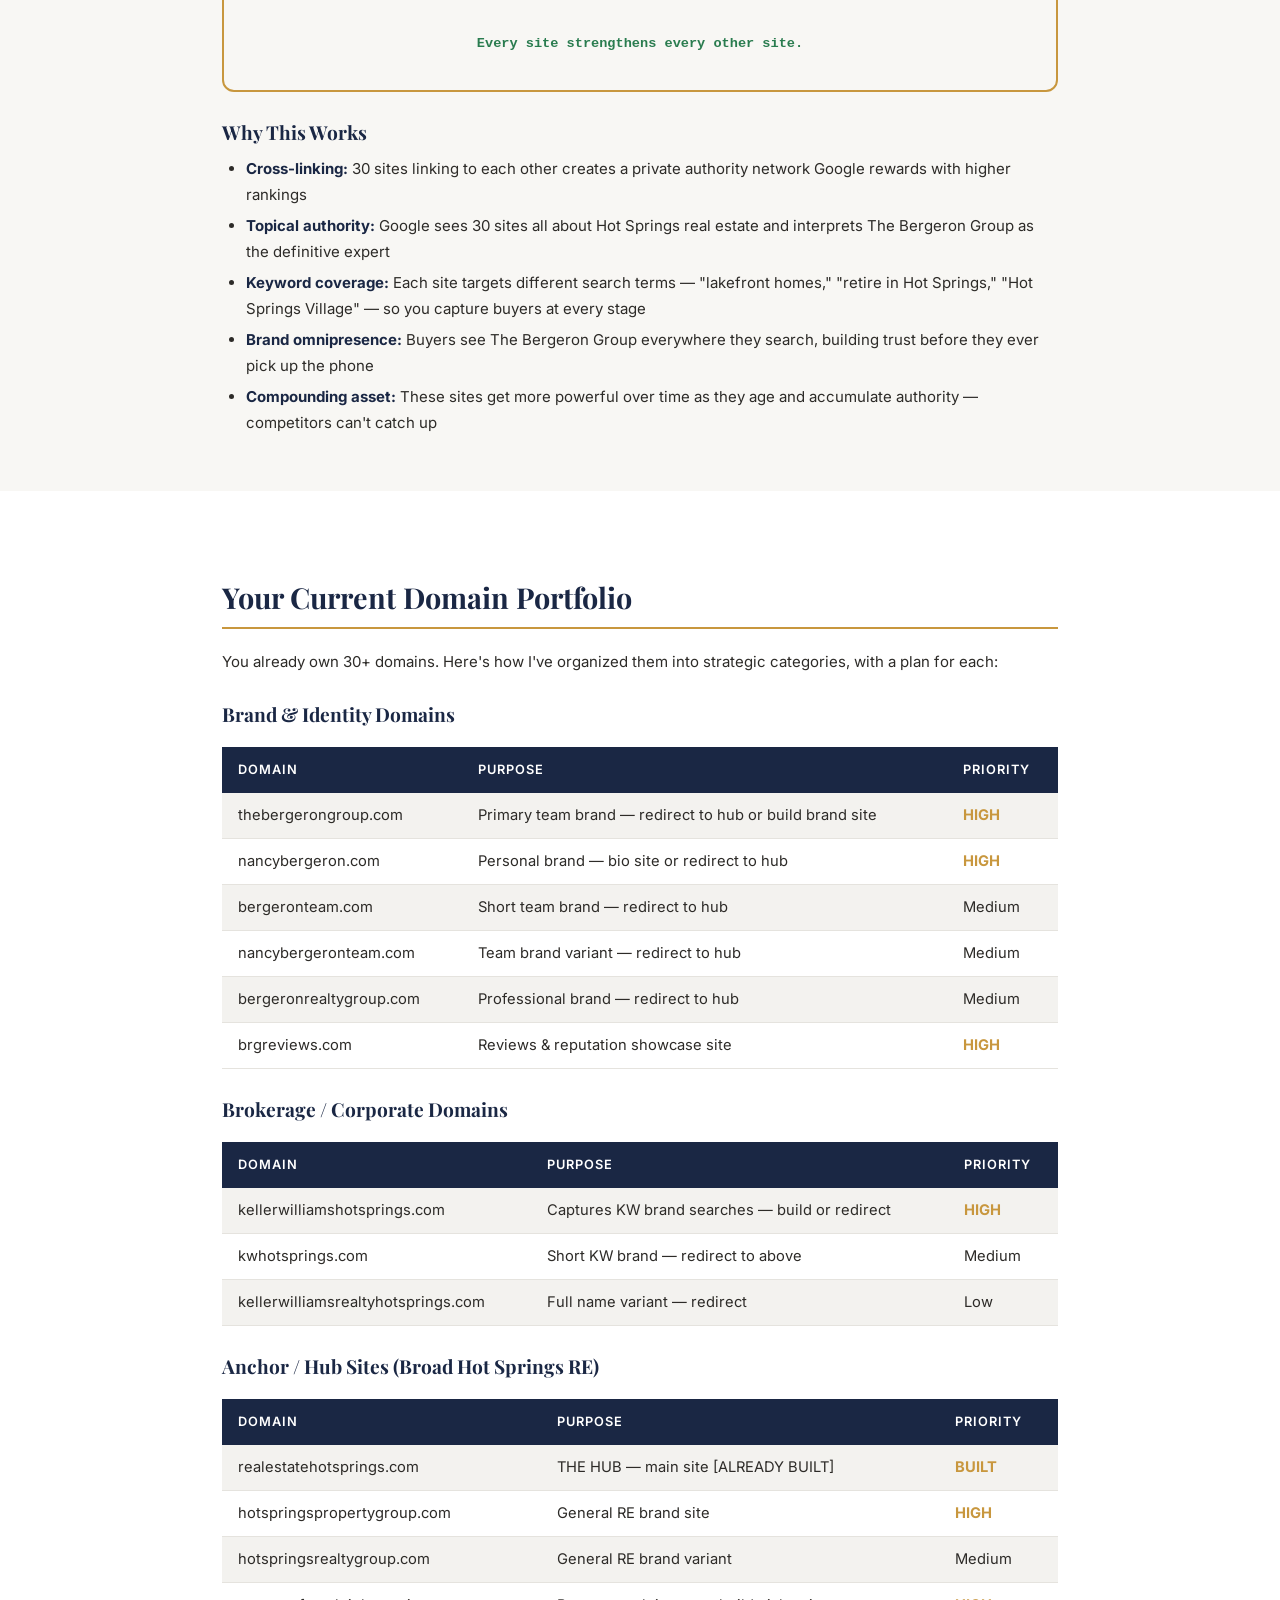
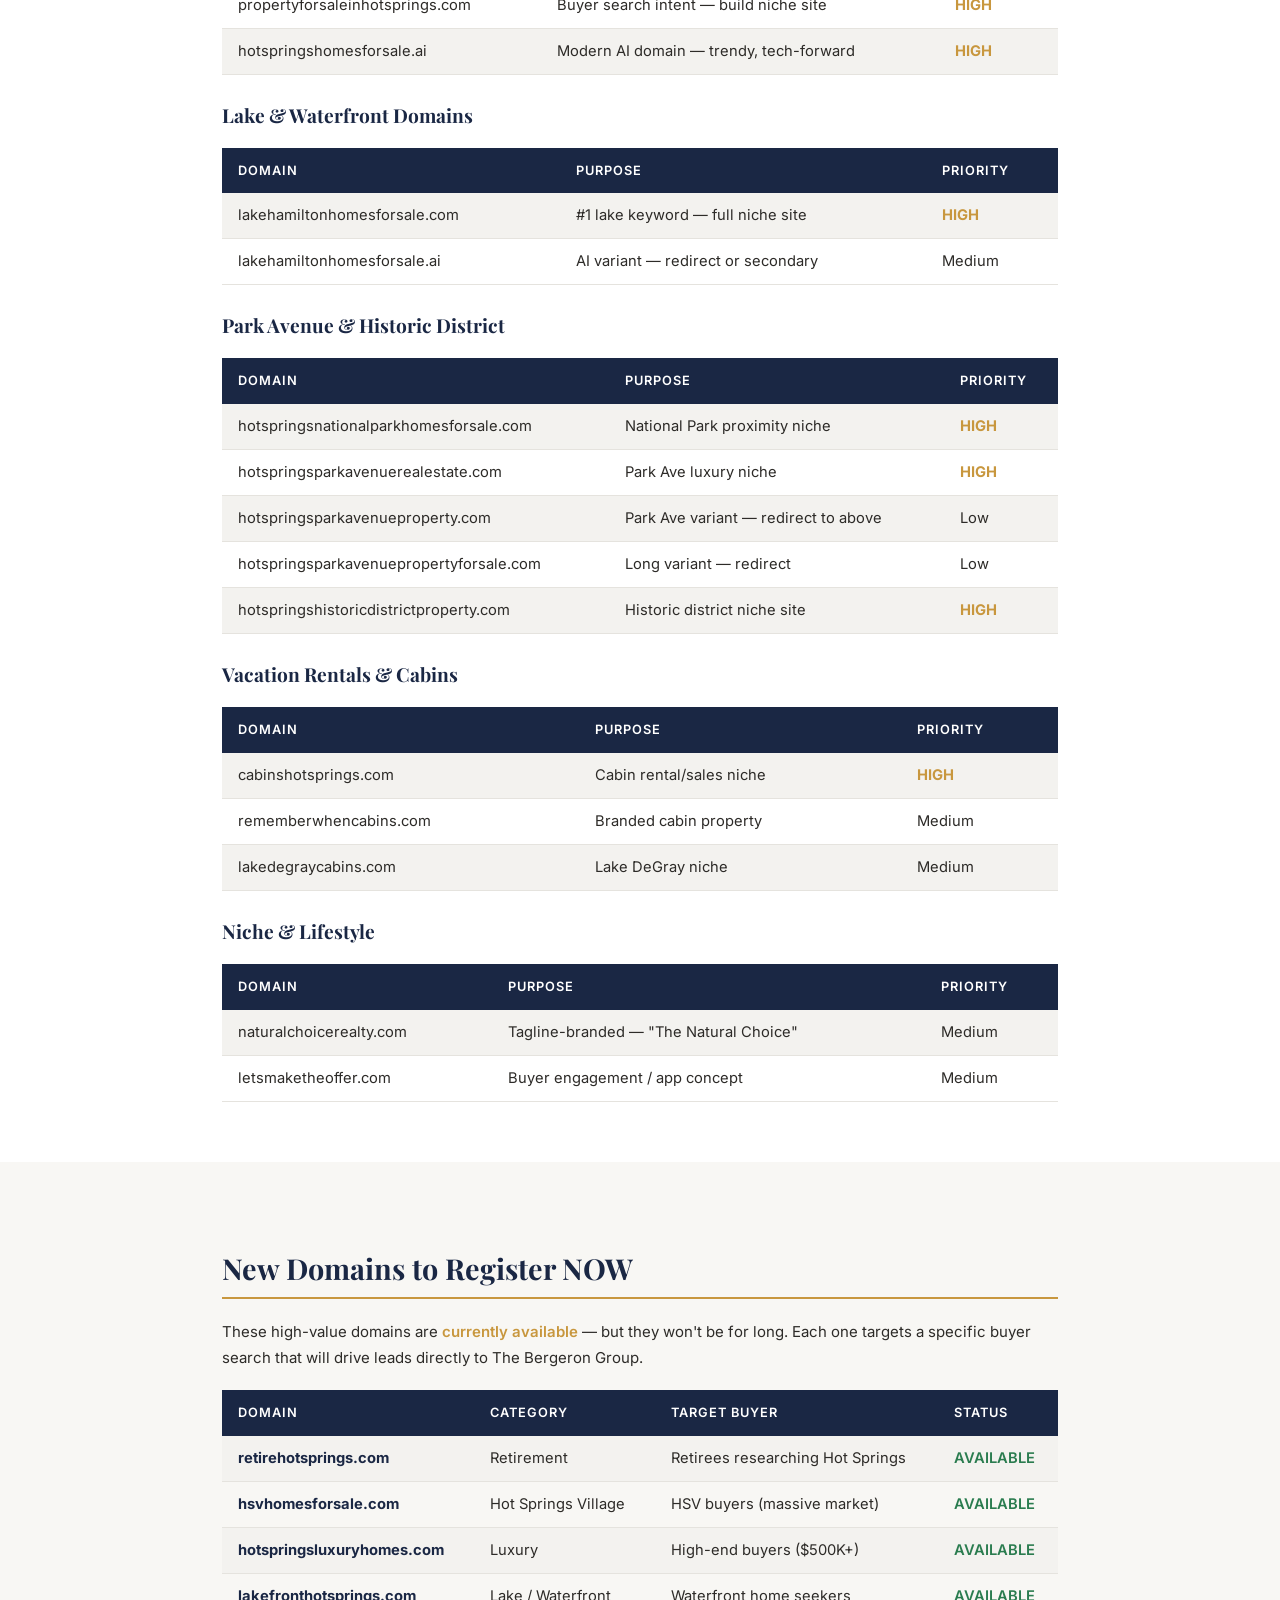
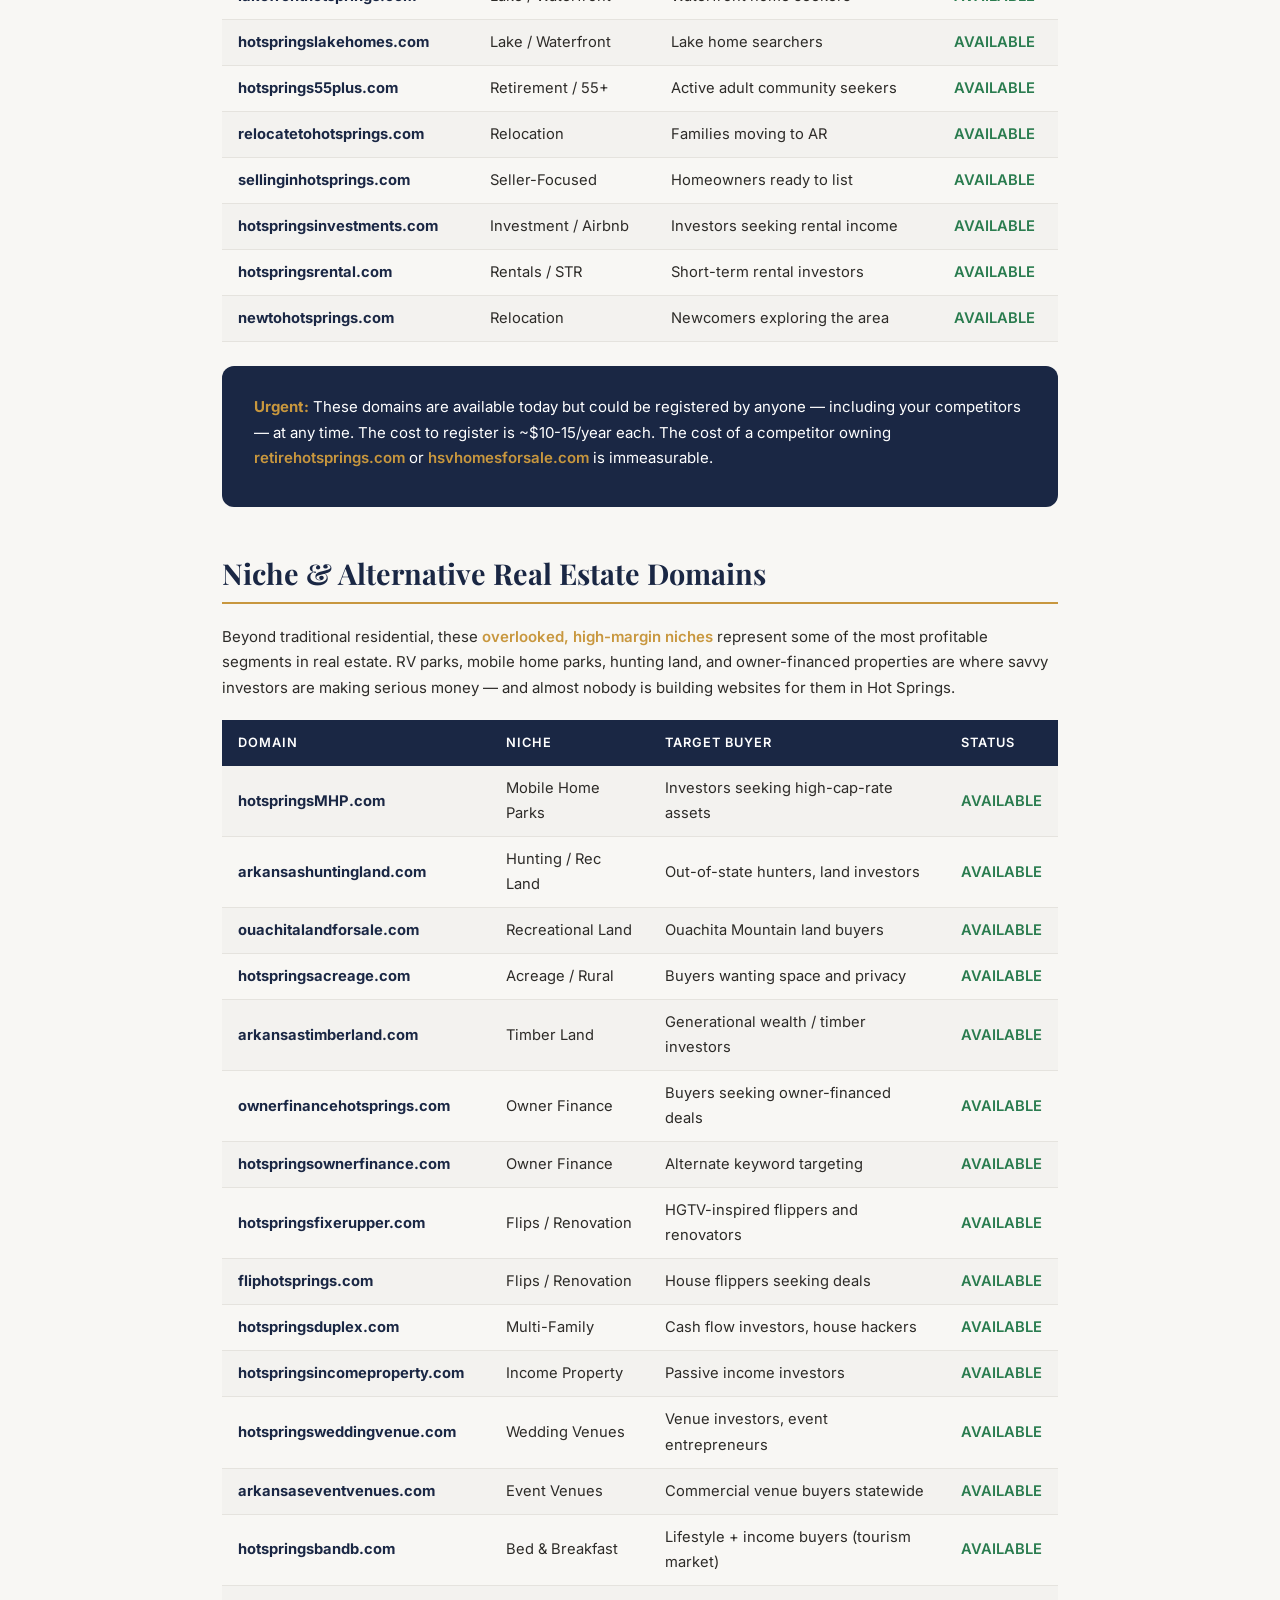
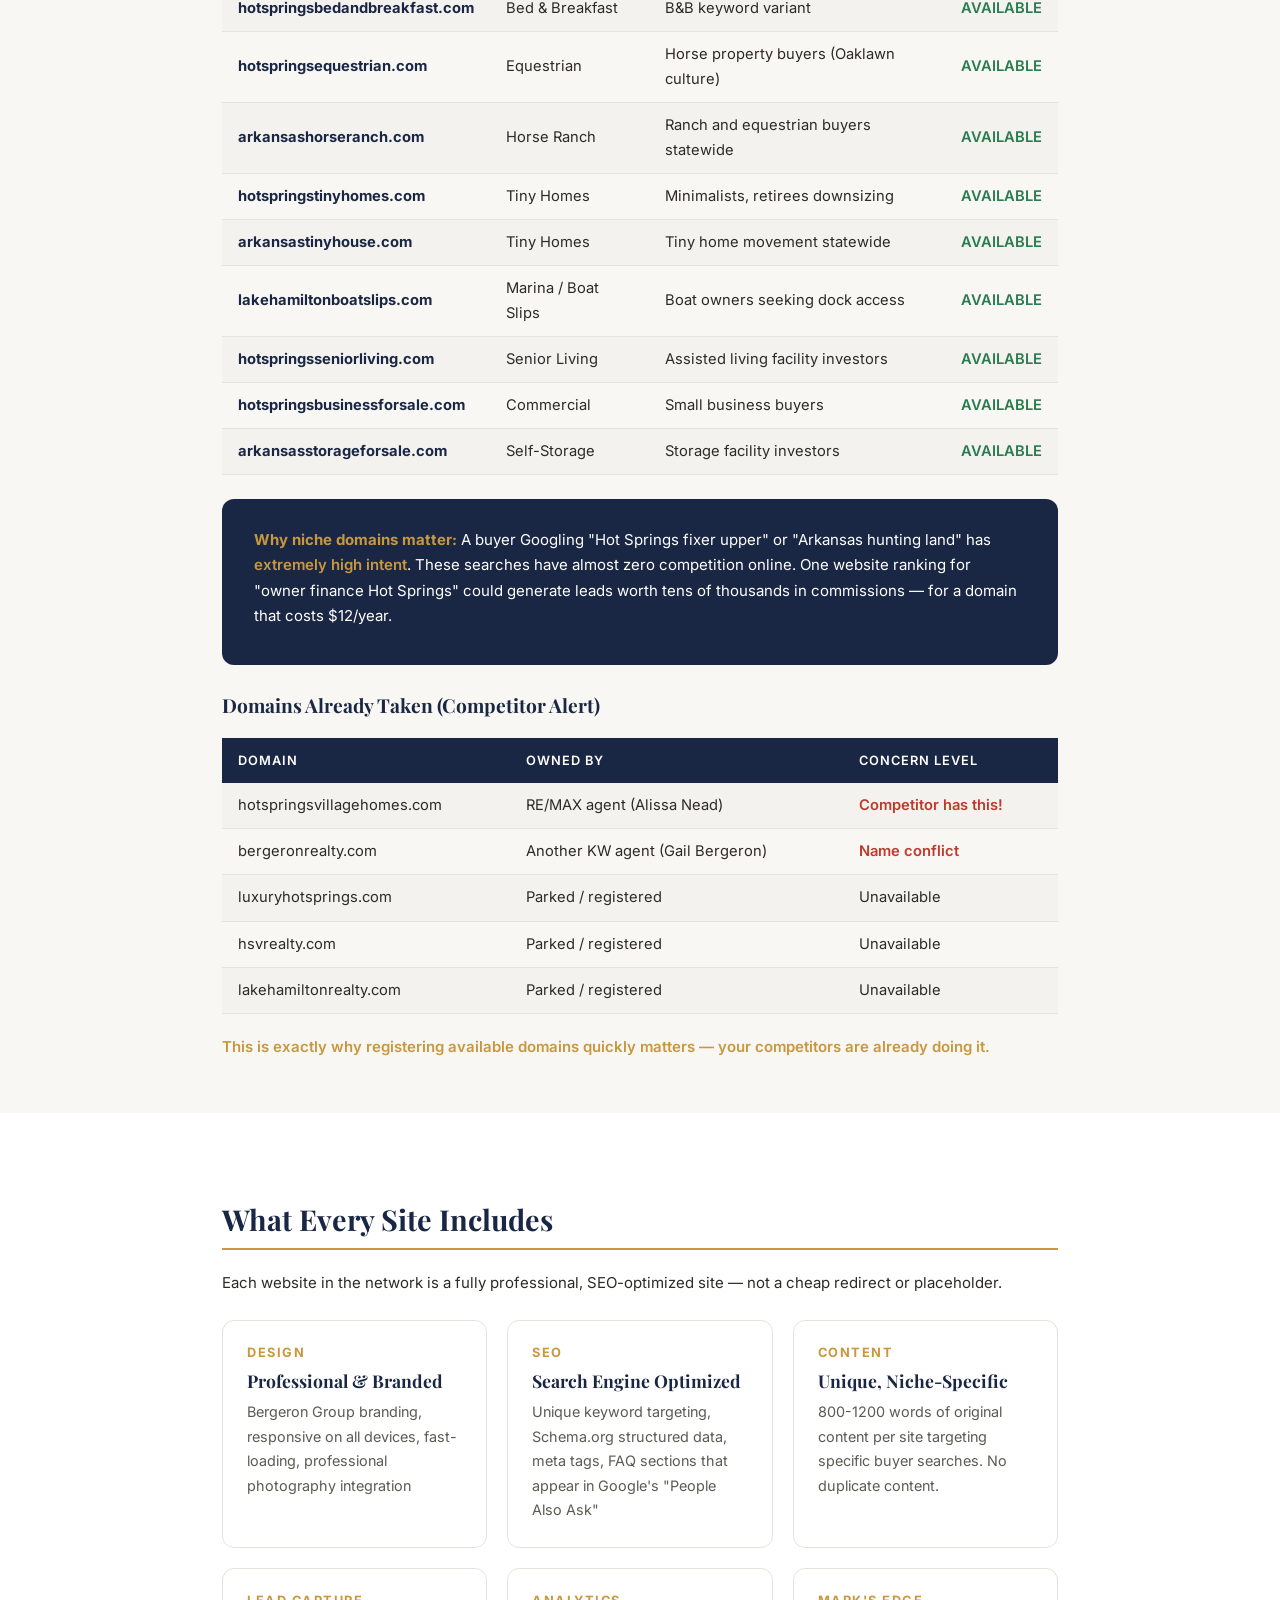
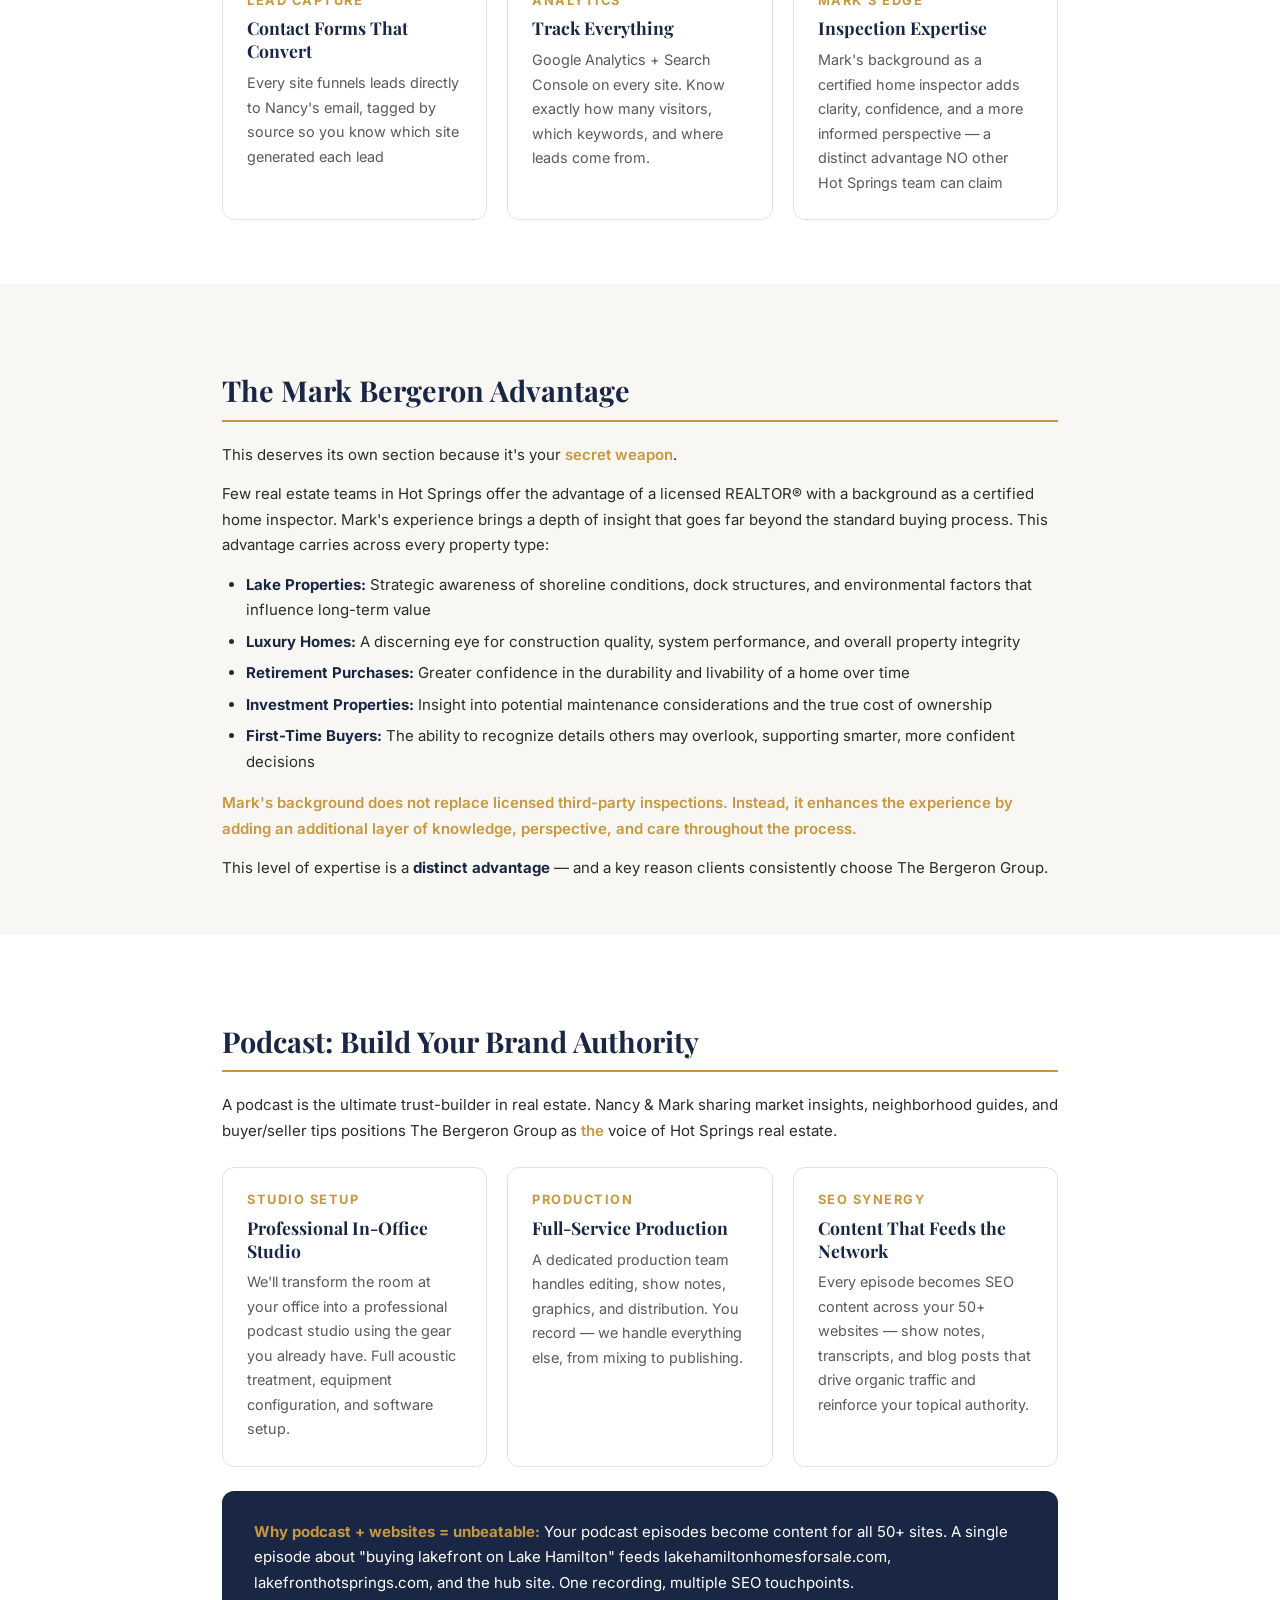
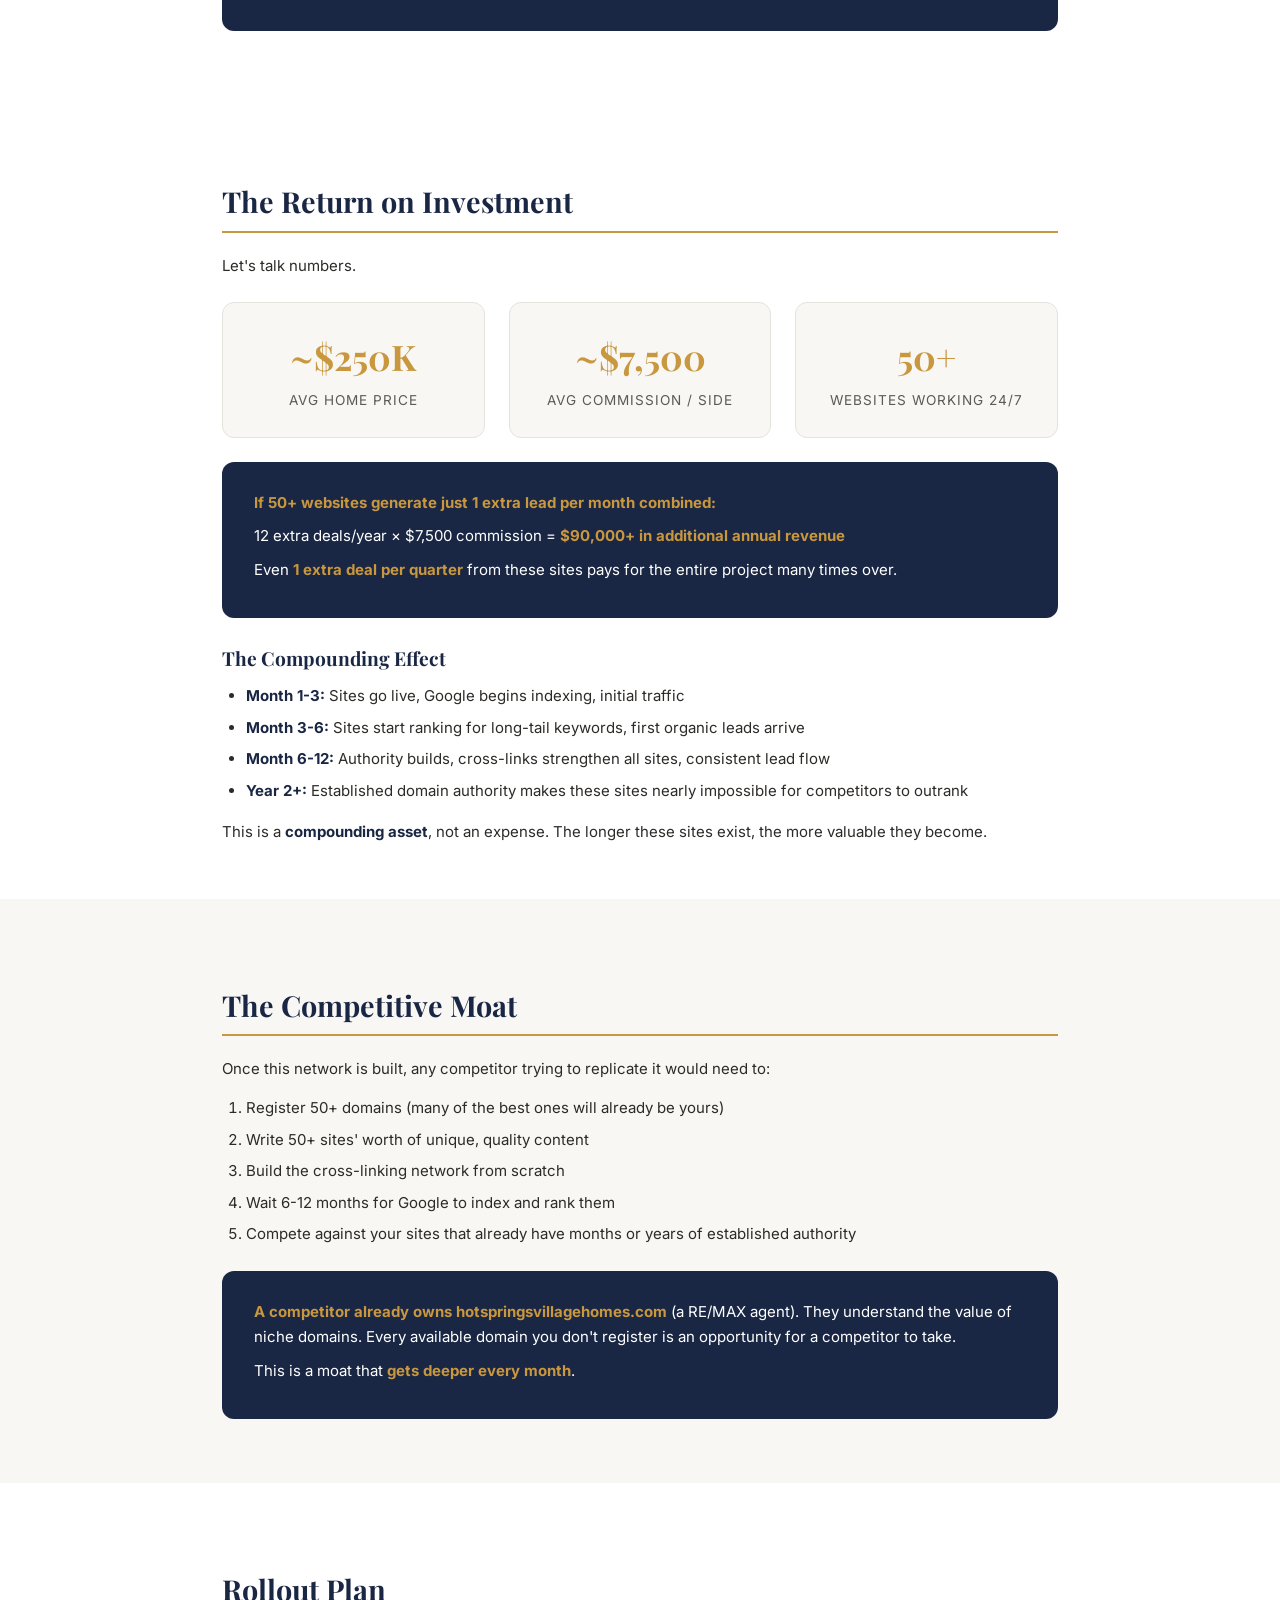
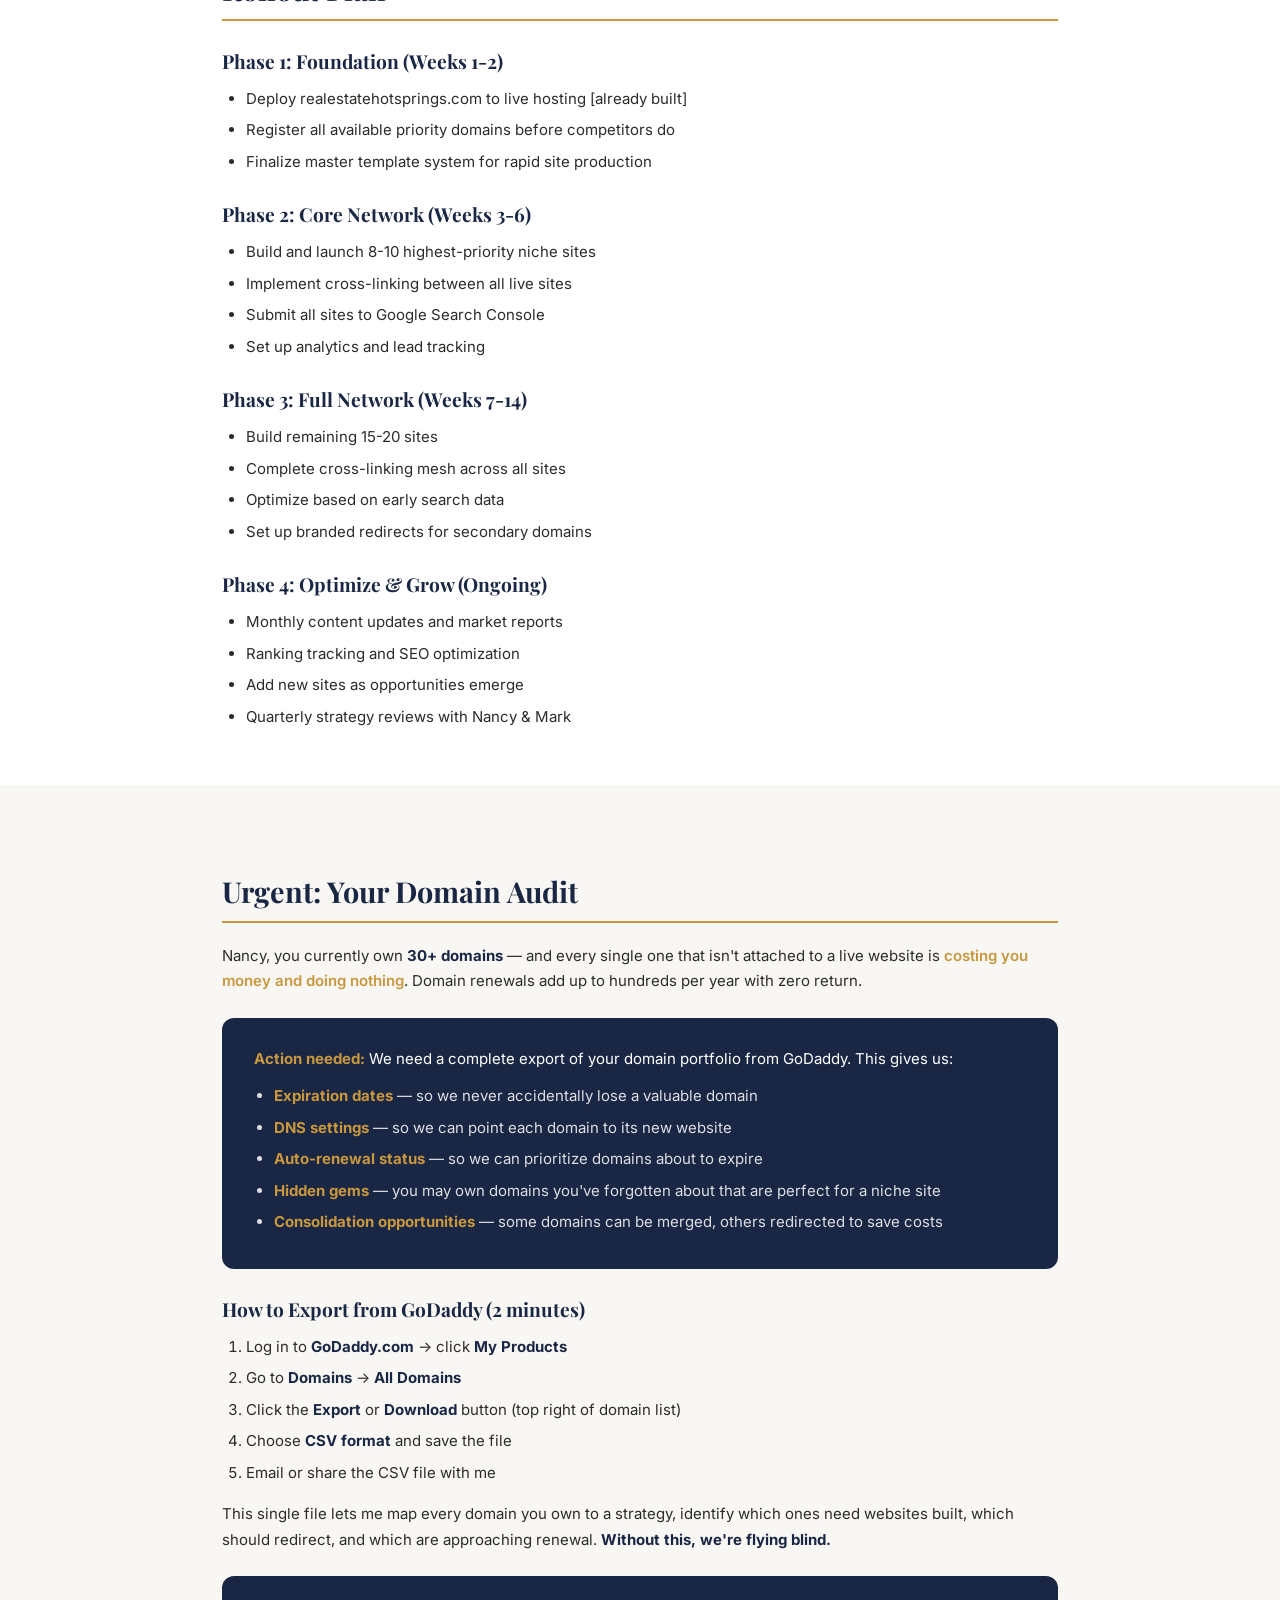
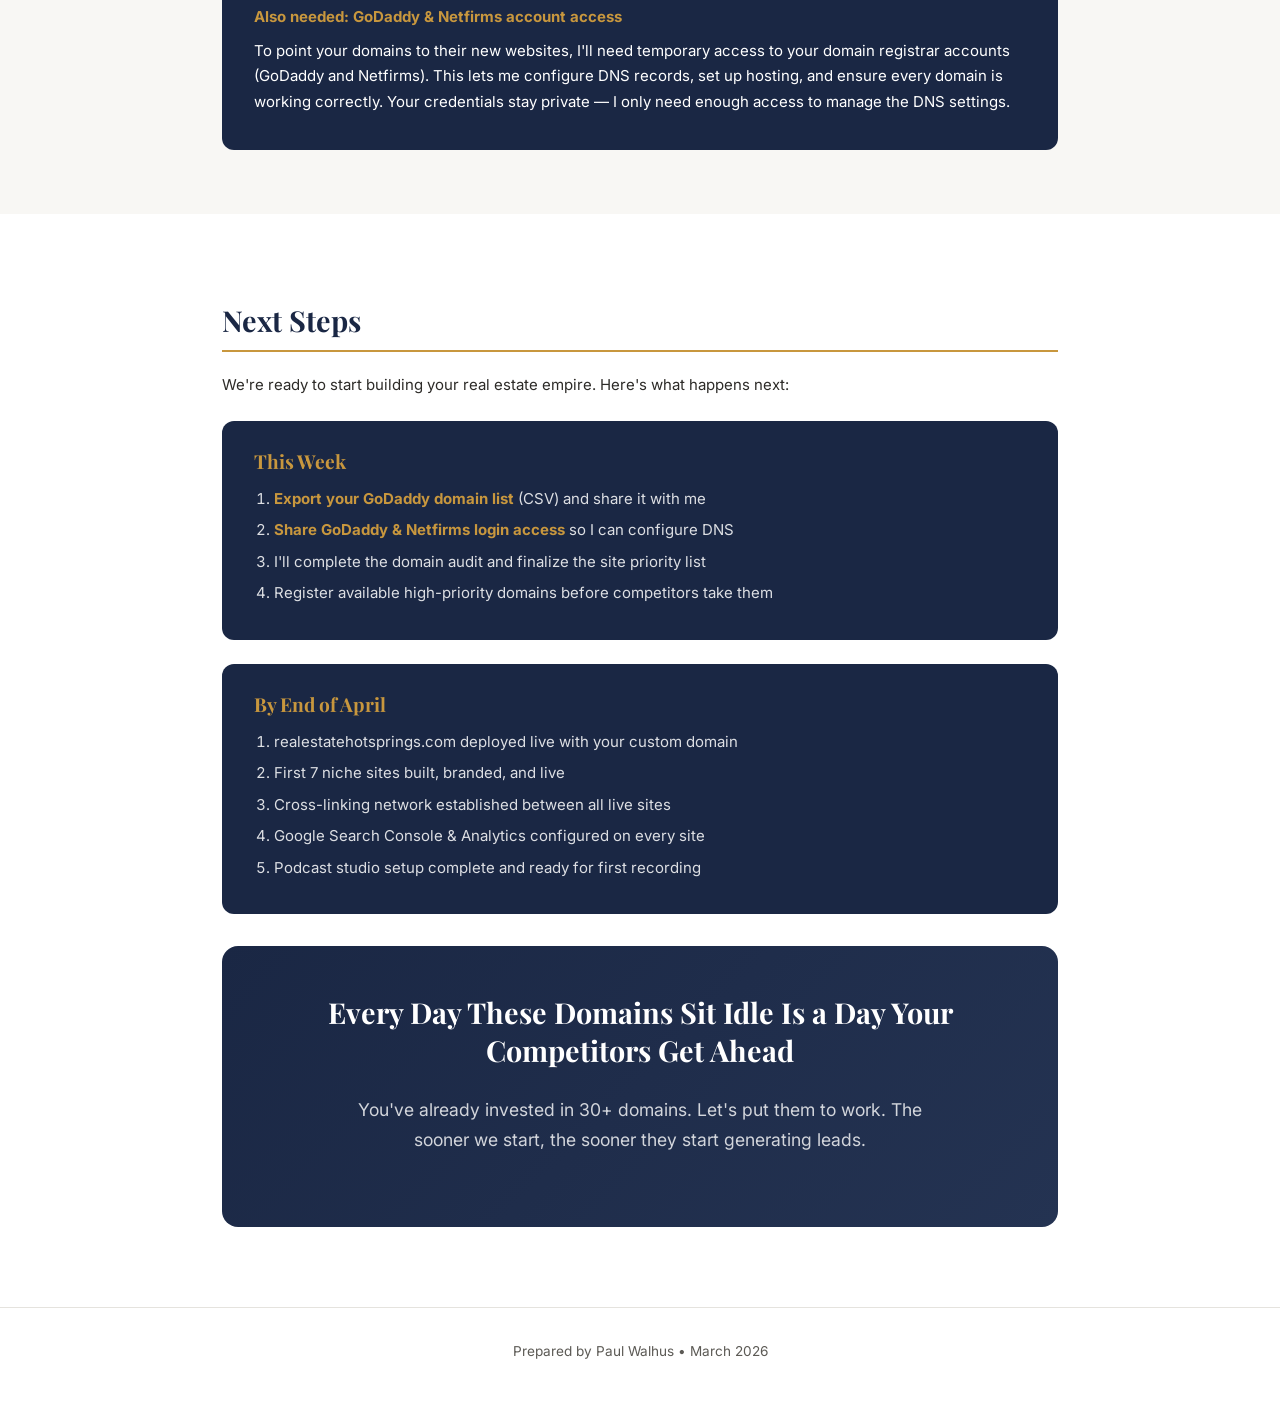
<file: proposal.html>
<!DOCTYPE html>
<html lang="en">
<head>
  <meta charset="UTF-8">
  <meta name="viewport" content="width=device-width, initial-scale=1.0">
  <title>Website Network Proposal — The Bergeron Group</title>
  <link rel="preconnect" href="https://fonts.googleapis.com">
  <link rel="preconnect" href="https://fonts.gstatic.com" crossorigin>
  <link href="https://fonts.googleapis.com/css2?family=Playfair+Display:wght@400;600;700&family=Inter:wght@300;400;500;600;700&display=swap" rel="stylesheet">
  <style>
    :root {
      --navy: #1a2744;
      --gold: #c8973e;
      --gold-light: #d4a94f;
      --white: #ffffff;
      --off-white: #f8f7f4;
      --gray-100: #f3f2ef;
      --gray-200: #e5e3de;
      --gray-600: #5c5a55;
      --text: #2d2b28;
      --green: #2a7c4f;
      --red: #c0392b;
    }
    *, *::before, *::after { box-sizing: border-box; margin: 0; padding: 0; }
    body {
      font-family: 'Inter', -apple-system, sans-serif;
      color: var(--text);
      line-height: 1.7;
      font-size: 15px;
      background: var(--white);
    }
    .container { max-width: 900px; margin: 0 auto; padding: 0 32px; }
    h1, h2, h3, h4 { font-family: 'Playfair Display', Georgia, serif; color: var(--navy); line-height: 1.3; }
    h1 { font-size: 2.4rem; }
    h2 { font-size: 1.8rem; margin: 48px 0 20px; padding-bottom: 10px; border-bottom: 2px solid var(--gold); }
    h3 { font-size: 1.2rem; margin: 28px 0 12px; }
    p { margin-bottom: 14px; }
    strong { color: var(--navy); }
    em { color: var(--gold); font-style: normal; font-weight: 600; }

    /* Cover */
    .cover {
      background: var(--navy);
      color: var(--white);
      padding: 80px 32px;
      text-align: center;
    }
    .cover h1 { color: var(--white); margin-bottom: 12px; }
    .cover .subtitle { color: var(--gold); font-size: 1.3rem; font-weight: 300; margin-bottom: 8px; }
    .cover .date { color: rgba(255,255,255,0.5); font-size: 0.9rem; }
    .cover .tagline {
      color: rgba(255,255,255,0.8);
      font-size: 1.05rem;
      max-width: 600px;
      margin: 24px auto 0;
      line-height: 1.8;
    }

    /* Sections */
    .section { padding: 40px 0; }
    .section-alt { background: var(--off-white); padding: 40px 0; }

    /* Highlight box */
    .highlight {
      background: var(--navy);
      color: var(--white);
      padding: 28px 32px;
      border-radius: 12px;
      margin: 24px 0;
    }
    .highlight strong { color: var(--gold); }
    .highlight p { margin-bottom: 8px; }

    /* Stats row */
    .stats-row {
      display: flex;
      gap: 24px;
      flex-wrap: wrap;
      margin: 24px 0;
    }
    .stat-box {
      flex: 1;
      min-width: 180px;
      background: var(--off-white);
      border: 1px solid var(--gray-200);
      border-radius: 12px;
      padding: 24px;
      text-align: center;
    }
    .stat-box .number {
      font-family: 'Playfair Display', serif;
      font-size: 2.2rem;
      font-weight: 700;
      color: var(--gold);
      display: block;
    }
    .stat-box .label {
      font-size: 0.85rem;
      color: var(--gray-600);
      text-transform: uppercase;
      letter-spacing: 1px;
    }

    /* Tables */
    table {
      width: 100%;
      border-collapse: collapse;
      margin: 20px 0;
      font-size: 0.92rem;
    }
    th {
      background: var(--navy);
      color: var(--white);
      padding: 12px 16px;
      text-align: left;
      font-weight: 600;
      font-size: 0.8rem;
      text-transform: uppercase;
      letter-spacing: 1px;
    }
    td {
      padding: 10px 16px;
      border-bottom: 1px solid var(--gray-200);
    }
    tr:nth-child(even) { background: var(--gray-100); }
    .status-available { color: var(--green); font-weight: 600; }
    .status-owned { color: var(--navy); font-weight: 600; }
    .status-taken { color: var(--red); font-weight: 600; }
    .priority { color: var(--gold); font-weight: 700; }

    /* Category cards */
    .cat-grid {
      display: grid;
      grid-template-columns: repeat(auto-fit, minmax(260px, 1fr));
      gap: 20px;
      margin: 24px 0;
    }
    .cat-card {
      border: 1px solid var(--gray-200);
      border-radius: 12px;
      padding: 24px;
      background: var(--white);
    }
    .cat-card h4 {
      color: var(--gold);
      font-family: 'Inter', sans-serif;
      font-size: 0.8rem;
      text-transform: uppercase;
      letter-spacing: 1.5px;
      margin-bottom: 8px;
    }
    .cat-card h3 { margin: 0 0 8px; font-size: 1.1rem; }
    .cat-card p { font-size: 0.9rem; color: var(--gray-600); margin: 0; }

    /* Network diagram */
    .network-box {
      background: var(--off-white);
      border: 2px solid var(--gold);
      border-radius: 12px;
      padding: 32px;
      text-align: center;
      margin: 24px 0;
      font-family: 'Courier New', monospace;
      font-size: 0.85rem;
      line-height: 2;
    }

    /* CTA */
    .cta-box {
      background: linear-gradient(135deg, var(--navy) 0%, #243352 100%);
      color: var(--white);
      padding: 48px 40px;
      border-radius: 16px;
      text-align: center;
      margin: 40px 0;
    }
    .cta-box h2 { color: var(--white); border: none; margin: 0 0 16px; }
    .cta-box p { color: rgba(255,255,255,0.8); font-size: 1.1rem; max-width: 600px; margin: 0 auto 24px; }
    .cta-box .btn {
      display: inline-block;
      background: var(--gold);
      color: var(--white);
      padding: 14px 36px;
      border-radius: 8px;
      font-weight: 600;
      font-size: 1rem;
      text-decoration: none;
    }

    /* List styles */
    ul, ol { margin: 12px 0 16px 24px; }
    li { margin-bottom: 6px; }

    /* Footer */
    .footer {
      text-align: center;
      padding: 32px;
      color: var(--gray-600);
      font-size: 0.85rem;
      border-top: 1px solid var(--gray-200);
    }

    @media print {
      .cover { padding: 48px 32px; }
      body { font-size: 12px; }
      h2 { margin-top: 32px; }
    }
    @media (max-width: 600px) {
      .cover { padding: 48px 20px; }
      h1 { font-size: 1.8rem; }
      .stats-row { flex-direction: column; }
      .container { padding: 0 20px; }
    }
  </style>
</head>
<body>

  <!-- Cover -->
  <div class="cover">
    <p class="subtitle">Prepared for Nancy &amp; Mark Bergeron</p>
    <h1>The 50+ Site Website Network</h1>
    <p class="tagline">A strategic proposal to dominate every real estate search in Hot Springs, Arkansas &mdash; from lakefront luxury to hunting land, RV parks to fixer-uppers &mdash; and turn your domain portfolio into a lead-generating empire.</p>
    <p class="date">March 2026 &bull; Prepared by Paul Walhus</p>
  </div>

  <!-- The Opportunity -->
  <div class="section">
    <div class="container">
      <h2>The Opportunity</h2>
      <p>Nancy, you and Mark have already built something most agents only dream about:</p>

      <div class="stats-row">
        <div class="stat-box">
          <span class="number">413+</span>
          <span class="label">Homes Sold</span>
        </div>
        <div class="stat-box">
          <span class="number">$110M+</span>
          <span class="label">Sales Volume</span>
        </div>
        <div class="stat-box">
          <span class="number">69+</span>
          <span class="label">5-Star Reviews</span>
        </div>
        <div class="stat-box">
          <span class="number">30+</span>
          <span class="label">Domains You Own</span>
        </div>
      </div>

      <p>But right now, <strong>those 30+ domains are sitting idle</strong> &mdash; they're registered, but they're not working for you. Every day they sit unused is a day a potential buyer searches Google, doesn't find you, and calls your competitor instead.</p>

      <div class="highlight">
        <p><strong>The big idea:</strong> We turn your existing domain portfolio &mdash; plus strategic new acquisitions &mdash; into a network of 50+ websites that dominate the first page of Google for <em>every</em> real estate search in Hot Springs and all of Arkansas.</p>
        <p><strong>One website competes. Fifty websites dominate.</strong></p>
      </div>
    </div>
  </div>

  <!-- How It Works -->
  <div class="section-alt">
    <div class="container">
      <h2>How the Network Effect Works</h2>
      <p>Each website targets a <em>different buyer search</em>. When all 30 sites link to each other, Google sees The Bergeron Group as THE authority on Hot Springs real estate. Each site makes every other site rank higher.</p>

      <div class="network-box">
        <strong style="font-size: 1.1rem; color: var(--gold);">realestatehotsprings.com</strong><br>
        THE HUB &mdash; Your Main Brand Site<br>
        &darr; &nbsp; &darr; &nbsp; &darr; &nbsp; &darr; &nbsp; &darr;<br>
        <span style="color: var(--navy);">
        lakehamiltonhomesforsale.com &bull; retirehotsprings.com<br>
        hsvhomesforsale.com &bull; hotspringsluxuryhomes.com<br>
        sellinginhotsprings.com &bull; relocatetohotsprings.com<br>
        cabinshotsprings.com &bull; hotspringsinvestments.com<br>
        + 20 more niche sites all cross-linking
        </span><br><br>
        <em style="color: var(--green);">Every site strengthens every other site.</em>
      </div>

      <h3>Why This Works</h3>
      <ul>
        <li><strong>Cross-linking:</strong> 30 sites linking to each other creates a private authority network Google rewards with higher rankings</li>
        <li><strong>Topical authority:</strong> Google sees 30 sites all about Hot Springs real estate and interprets The Bergeron Group as the definitive expert</li>
        <li><strong>Keyword coverage:</strong> Each site targets different search terms &mdash; "lakefront homes," "retire in Hot Springs," "Hot Springs Village" &mdash; so you capture buyers at every stage</li>
        <li><strong>Brand omnipresence:</strong> Buyers see The Bergeron Group everywhere they search, building trust before they ever pick up the phone</li>
        <li><strong>Compounding asset:</strong> These sites get more powerful over time as they age and accumulate authority &mdash; competitors can't catch up</li>
      </ul>
    </div>
  </div>

  <!-- Your Current Domains -->
  <div class="section">
    <div class="container">
      <h2>Your Current Domain Portfolio</h2>
      <p>You already own 30+ domains. Here's how I've organized them into strategic categories, with a plan for each:</p>

      <h3>Brand &amp; Identity Domains</h3>
      <table>
        <tr><th>Domain</th><th>Purpose</th><th>Priority</th></tr>
        <tr><td>thebergerongroup.com</td><td>Primary team brand &mdash; redirect to hub or build brand site</td><td class="priority">HIGH</td></tr>
        <tr><td>nancybergeron.com</td><td>Personal brand &mdash; bio site or redirect to hub</td><td class="priority">HIGH</td></tr>
        <tr><td>bergeronteam.com</td><td>Short team brand &mdash; redirect to hub</td><td>Medium</td></tr>
        <tr><td>nancybergeronteam.com</td><td>Team brand variant &mdash; redirect to hub</td><td>Medium</td></tr>
        <tr><td>bergeronrealtygroup.com</td><td>Professional brand &mdash; redirect to hub</td><td>Medium</td></tr>
        <tr><td>brgreviews.com</td><td>Reviews &amp; reputation showcase site</td><td class="priority">HIGH</td></tr>
      </table>

      <h3>Brokerage / Corporate Domains</h3>
      <table>
        <tr><th>Domain</th><th>Purpose</th><th>Priority</th></tr>
        <tr><td>kellerwilliamshotsprings.com</td><td>Captures KW brand searches &mdash; build or redirect</td><td class="priority">HIGH</td></tr>
        <tr><td>kwhotsprings.com</td><td>Short KW brand &mdash; redirect to above</td><td>Medium</td></tr>
        <tr><td>kellerwilliamsrealtyhotsprings.com</td><td>Full name variant &mdash; redirect</td><td>Low</td></tr>
      </table>

      <h3>Anchor / Hub Sites (Broad Hot Springs RE)</h3>
      <table>
        <tr><th>Domain</th><th>Purpose</th><th>Priority</th></tr>
        <tr><td>realestatehotsprings.com</td><td>THE HUB &mdash; main site [ALREADY BUILT]</td><td class="priority">BUILT</td></tr>
        <tr><td>hotspringspropertygroup.com</td><td>General RE brand site</td><td class="priority">HIGH</td></tr>
        <tr><td>hotspringsrealtygroup.com</td><td>General RE brand variant</td><td>Medium</td></tr>
        <tr><td>propertyforsaleinhotsprings.com</td><td>Buyer search intent &mdash; build niche site</td><td class="priority">HIGH</td></tr>
        <tr><td>hotspringshomesforsale.ai</td><td>Modern AI domain &mdash; trendy, tech-forward</td><td class="priority">HIGH</td></tr>
      </table>

      <h3>Lake &amp; Waterfront Domains</h3>
      <table>
        <tr><th>Domain</th><th>Purpose</th><th>Priority</th></tr>
        <tr><td>lakehamiltonhomesforsale.com</td><td>#1 lake keyword &mdash; full niche site</td><td class="priority">HIGH</td></tr>
        <tr><td>lakehamiltonhomesforsale.ai</td><td>AI variant &mdash; redirect or secondary</td><td>Medium</td></tr>
      </table>

      <h3>Park Avenue &amp; Historic District</h3>
      <table>
        <tr><th>Domain</th><th>Purpose</th><th>Priority</th></tr>
        <tr><td>hotspringsnationalparkhomesforsale.com</td><td>National Park proximity niche</td><td class="priority">HIGH</td></tr>
        <tr><td>hotspringsparkavenuerealestate.com</td><td>Park Ave luxury niche</td><td class="priority">HIGH</td></tr>
        <tr><td>hotspringsparkavenueproperty.com</td><td>Park Ave variant &mdash; redirect to above</td><td>Low</td></tr>
        <tr><td>hotspringsparkavenuepropertyforsale.com</td><td>Long variant &mdash; redirect</td><td>Low</td></tr>
        <tr><td>hotspringshistoricdistrictproperty.com</td><td>Historic district niche site</td><td class="priority">HIGH</td></tr>
      </table>

      <h3>Vacation Rentals &amp; Cabins</h3>
      <table>
        <tr><th>Domain</th><th>Purpose</th><th>Priority</th></tr>
        <tr><td>cabinshotsprings.com</td><td>Cabin rental/sales niche</td><td class="priority">HIGH</td></tr>
        <tr><td>rememberwhencabins.com</td><td>Branded cabin property</td><td>Medium</td></tr>
        <tr><td>lakedegraycabins.com</td><td>Lake DeGray niche</td><td>Medium</td></tr>
      </table>

      <h3>Niche &amp; Lifestyle</h3>
      <table>
        <tr><th>Domain</th><th>Purpose</th><th>Priority</th></tr>
        <tr><td>naturalchoicerealty.com</td><td>Tagline-branded &mdash; "The Natural Choice"</td><td>Medium</td></tr>
        <tr><td>letsmaketheoffer.com</td><td>Buyer engagement / app concept</td><td>Medium</td></tr>
      </table>
    </div>
  </div>

  <!-- New Domains to Register -->
  <div class="section-alt">
    <div class="container">
      <h2>New Domains to Register NOW</h2>
      <p>These high-value domains are <em>currently available</em> &mdash; but they won't be for long. Each one targets a specific buyer search that will drive leads directly to The Bergeron Group.</p>

      <table>
        <tr><th>Domain</th><th>Category</th><th>Target Buyer</th><th>Status</th></tr>
        <tr>
          <td><strong>retirehotsprings.com</strong></td>
          <td>Retirement</td>
          <td>Retirees researching Hot Springs</td>
          <td class="status-available">AVAILABLE</td>
        </tr>
        <tr>
          <td><strong>hsvhomesforsale.com</strong></td>
          <td>Hot Springs Village</td>
          <td>HSV buyers (massive market)</td>
          <td class="status-available">AVAILABLE</td>
        </tr>
        <tr>
          <td><strong>hotspringsluxuryhomes.com</strong></td>
          <td>Luxury</td>
          <td>High-end buyers ($500K+)</td>
          <td class="status-available">AVAILABLE</td>
        </tr>
        <tr>
          <td><strong>lakefronthotsprings.com</strong></td>
          <td>Lake / Waterfront</td>
          <td>Waterfront home seekers</td>
          <td class="status-available">AVAILABLE</td>
        </tr>
        <tr>
          <td><strong>hotspringslakehomes.com</strong></td>
          <td>Lake / Waterfront</td>
          <td>Lake home searchers</td>
          <td class="status-available">AVAILABLE</td>
        </tr>
        <tr>
          <td><strong>hotsprings55plus.com</strong></td>
          <td>Retirement / 55+</td>
          <td>Active adult community seekers</td>
          <td class="status-available">AVAILABLE</td>
        </tr>
        <tr>
          <td><strong>relocatetohotsprings.com</strong></td>
          <td>Relocation</td>
          <td>Families moving to AR</td>
          <td class="status-available">AVAILABLE</td>
        </tr>
        <tr>
          <td><strong>sellinginhotsprings.com</strong></td>
          <td>Seller-Focused</td>
          <td>Homeowners ready to list</td>
          <td class="status-available">AVAILABLE</td>
        </tr>
        <tr>
          <td><strong>hotspringsinvestments.com</strong></td>
          <td>Investment / Airbnb</td>
          <td>Investors seeking rental income</td>
          <td class="status-available">AVAILABLE</td>
        </tr>
        <tr>
          <td><strong>hotspringsrental.com</strong></td>
          <td>Rentals / STR</td>
          <td>Short-term rental investors</td>
          <td class="status-available">AVAILABLE</td>
        </tr>
        <tr>
          <td><strong>newtohotsprings.com</strong></td>
          <td>Relocation</td>
          <td>Newcomers exploring the area</td>
          <td class="status-available">AVAILABLE</td>
        </tr>
      </table>

      <div class="highlight">
        <p><strong>Urgent:</strong> These domains are available today but could be registered by anyone &mdash; including your competitors &mdash; at any time. The cost to register is ~$10-15/year each. The cost of a competitor owning <em>retirehotsprings.com</em> or <em>hsvhomesforsale.com</em> is immeasurable.</p>
      </div>

      <h2>Niche &amp; Alternative Real Estate Domains</h2>
      <p>Beyond traditional residential, these <em>overlooked, high-margin niches</em> represent some of the most profitable segments in real estate. RV parks, mobile home parks, hunting land, and owner-financed properties are where savvy investors are making serious money &mdash; and almost nobody is building websites for them in Hot Springs.</p>

      <table>
        <tr><th>Domain</th><th>Niche</th><th>Target Buyer</th><th>Status</th></tr>
        <tr>
          <td><strong>hotspringsMHP.com</strong></td>
          <td>Mobile Home Parks</td>
          <td>Investors seeking high-cap-rate assets</td>
          <td class="status-available">AVAILABLE</td>
        </tr>
        <tr>
          <td><strong>arkansashuntingland.com</strong></td>
          <td>Hunting / Rec Land</td>
          <td>Out-of-state hunters, land investors</td>
          <td class="status-available">AVAILABLE</td>
        </tr>
        <tr>
          <td><strong>ouachitalandforsale.com</strong></td>
          <td>Recreational Land</td>
          <td>Ouachita Mountain land buyers</td>
          <td class="status-available">AVAILABLE</td>
        </tr>
        <tr>
          <td><strong>hotspringsacreage.com</strong></td>
          <td>Acreage / Rural</td>
          <td>Buyers wanting space and privacy</td>
          <td class="status-available">AVAILABLE</td>
        </tr>
        <tr>
          <td><strong>arkansastimberland.com</strong></td>
          <td>Timber Land</td>
          <td>Generational wealth / timber investors</td>
          <td class="status-available">AVAILABLE</td>
        </tr>
        <tr>
          <td><strong>ownerfinancehotsprings.com</strong></td>
          <td>Owner Finance</td>
          <td>Buyers seeking owner-financed deals</td>
          <td class="status-available">AVAILABLE</td>
        </tr>
        <tr>
          <td><strong>hotspringsownerfinance.com</strong></td>
          <td>Owner Finance</td>
          <td>Alternate keyword targeting</td>
          <td class="status-available">AVAILABLE</td>
        </tr>
        <tr>
          <td><strong>hotspringsfixerupper.com</strong></td>
          <td>Flips / Renovation</td>
          <td>HGTV-inspired flippers and renovators</td>
          <td class="status-available">AVAILABLE</td>
        </tr>
        <tr>
          <td><strong>fliphotsprings.com</strong></td>
          <td>Flips / Renovation</td>
          <td>House flippers seeking deals</td>
          <td class="status-available">AVAILABLE</td>
        </tr>
        <tr>
          <td><strong>hotspringsduplex.com</strong></td>
          <td>Multi-Family</td>
          <td>Cash flow investors, house hackers</td>
          <td class="status-available">AVAILABLE</td>
        </tr>
        <tr>
          <td><strong>hotspringsincomeproperty.com</strong></td>
          <td>Income Property</td>
          <td>Passive income investors</td>
          <td class="status-available">AVAILABLE</td>
        </tr>
        <tr>
          <td><strong>hotspringsweddingvenue.com</strong></td>
          <td>Wedding Venues</td>
          <td>Venue investors, event entrepreneurs</td>
          <td class="status-available">AVAILABLE</td>
        </tr>
        <tr>
          <td><strong>arkansaseventvenues.com</strong></td>
          <td>Event Venues</td>
          <td>Commercial venue buyers statewide</td>
          <td class="status-available">AVAILABLE</td>
        </tr>
        <tr>
          <td><strong>hotspringsbandb.com</strong></td>
          <td>Bed &amp; Breakfast</td>
          <td>Lifestyle + income buyers (tourism market)</td>
          <td class="status-available">AVAILABLE</td>
        </tr>
        <tr>
          <td><strong>hotspringsbedandbreakfast.com</strong></td>
          <td>Bed &amp; Breakfast</td>
          <td>B&amp;B keyword variant</td>
          <td class="status-available">AVAILABLE</td>
        </tr>
        <tr>
          <td><strong>hotspringsequestrian.com</strong></td>
          <td>Equestrian</td>
          <td>Horse property buyers (Oaklawn culture)</td>
          <td class="status-available">AVAILABLE</td>
        </tr>
        <tr>
          <td><strong>arkansashorseranch.com</strong></td>
          <td>Horse Ranch</td>
          <td>Ranch and equestrian buyers statewide</td>
          <td class="status-available">AVAILABLE</td>
        </tr>
        <tr>
          <td><strong>hotspringstinyhomes.com</strong></td>
          <td>Tiny Homes</td>
          <td>Minimalists, retirees downsizing</td>
          <td class="status-available">AVAILABLE</td>
        </tr>
        <tr>
          <td><strong>arkansastinyhouse.com</strong></td>
          <td>Tiny Homes</td>
          <td>Tiny home movement statewide</td>
          <td class="status-available">AVAILABLE</td>
        </tr>
        <tr>
          <td><strong>lakehamiltonboatslips.com</strong></td>
          <td>Marina / Boat Slips</td>
          <td>Boat owners seeking dock access</td>
          <td class="status-available">AVAILABLE</td>
        </tr>
        <tr>
          <td><strong>hotspringsseniorliving.com</strong></td>
          <td>Senior Living</td>
          <td>Assisted living facility investors</td>
          <td class="status-available">AVAILABLE</td>
        </tr>
        <tr>
          <td><strong>hotspringsbusinessforsale.com</strong></td>
          <td>Commercial</td>
          <td>Small business buyers</td>
          <td class="status-available">AVAILABLE</td>
        </tr>
        <tr>
          <td><strong>arkansasstorageforsale.com</strong></td>
          <td>Self-Storage</td>
          <td>Storage facility investors</td>
          <td class="status-available">AVAILABLE</td>
        </tr>
      </table>

      <div class="highlight">
        <p><strong>Why niche domains matter:</strong> A buyer Googling "Hot Springs fixer upper" or "Arkansas hunting land" has <em>extremely high intent</em>. These searches have almost zero competition online. One website ranking for "owner finance Hot Springs" could generate leads worth tens of thousands in commissions &mdash; for a domain that costs $12/year.</p>
      </div>

      <h3>Domains Already Taken (Competitor Alert)</h3>
      <table>
        <tr><th>Domain</th><th>Owned By</th><th>Concern Level</th></tr>
        <tr><td>hotspringsvillagehomes.com</td><td>RE/MAX agent (Alissa Nead)</td><td class="status-taken">Competitor has this!</td></tr>
        <tr><td>bergeronrealty.com</td><td>Another KW agent (Gail Bergeron)</td><td class="status-taken">Name conflict</td></tr>
        <tr><td>luxuryhotsprings.com</td><td>Parked / registered</td><td>Unavailable</td></tr>
        <tr><td>hsvrealty.com</td><td>Parked / registered</td><td>Unavailable</td></tr>
        <tr><td>lakehamiltonrealty.com</td><td>Parked / registered</td><td>Unavailable</td></tr>
      </table>
      <p><em>This is exactly why registering available domains quickly matters &mdash; your competitors are already doing it.</em></p>
    </div>
  </div>

  <!-- What Each Site Includes -->
  <div class="section">
    <div class="container">
      <h2>What Every Site Includes</h2>
      <p>Each website in the network is a fully professional, SEO-optimized site &mdash; not a cheap redirect or placeholder.</p>

      <div class="cat-grid">
        <div class="cat-card">
          <h4>Design</h4>
          <h3>Professional &amp; Branded</h3>
          <p>Bergeron Group branding, responsive on all devices, fast-loading, professional photography integration</p>
        </div>
        <div class="cat-card">
          <h4>SEO</h4>
          <h3>Search Engine Optimized</h3>
          <p>Unique keyword targeting, Schema.org structured data, meta tags, FAQ sections that appear in Google's "People Also Ask"</p>
        </div>
        <div class="cat-card">
          <h4>Content</h4>
          <h3>Unique, Niche-Specific</h3>
          <p>800-1200 words of original content per site targeting specific buyer searches. No duplicate content.</p>
        </div>
        <div class="cat-card">
          <h4>Lead Capture</h4>
          <h3>Contact Forms That Convert</h3>
          <p>Every site funnels leads directly to Nancy's email, tagged by source so you know which site generated each lead</p>
        </div>
        <div class="cat-card">
          <h4>Analytics</h4>
          <h3>Track Everything</h3>
          <p>Google Analytics + Search Console on every site. Know exactly how many visitors, which keywords, and where leads come from.</p>
        </div>
        <div class="cat-card">
          <h4>Mark's Edge</h4>
          <h3>Inspection Expertise</h3>
          <p>Mark's background as a certified home inspector adds clarity, confidence, and a more informed perspective &mdash; a distinct advantage NO other Hot Springs team can claim</p>
        </div>
      </div>
    </div>
  </div>

  <!-- The Mark Advantage -->
  <div class="section-alt">
    <div class="container">
      <h2>The Mark Bergeron Advantage</h2>
      <p>This deserves its own section because it's your <em>secret weapon</em>.</p>
      <p>Few real estate teams in Hot Springs offer the advantage of a licensed REALTOR&reg; with a background as a certified home inspector. Mark's experience brings a depth of insight that goes far beyond the standard buying process. This advantage carries across every property type:</p>
      <ul>
        <li><strong>Lake Properties:</strong> Strategic awareness of shoreline conditions, dock structures, and environmental factors that influence long-term value</li>
        <li><strong>Luxury Homes:</strong> A discerning eye for construction quality, system performance, and overall property integrity</li>
        <li><strong>Retirement Purchases:</strong> Greater confidence in the durability and livability of a home over time</li>
        <li><strong>Investment Properties:</strong> Insight into potential maintenance considerations and the true cost of ownership</li>
        <li><strong>First-Time Buyers:</strong> The ability to recognize details others may overlook, supporting smarter, more confident decisions</li>
      </ul>
      <p><em>Mark's background does not replace licensed third-party inspections. Instead, it enhances the experience by adding an additional layer of knowledge, perspective, and care throughout the process.</em></p>
      <p>This level of expertise is a <strong>distinct advantage</strong> &mdash; and a key reason clients consistently choose The Bergeron Group.</p>
    </div>
  </div>

  <!-- Podcast Studio -->
  <div class="section">
    <div class="container">
      <h2>Podcast: Build Your Brand Authority</h2>
      <p>A podcast is the ultimate trust-builder in real estate. Nancy &amp; Mark sharing market insights, neighborhood guides, and buyer/seller tips positions The Bergeron Group as <em>the</em> voice of Hot Springs real estate.</p>

      <div class="cat-grid">
        <div class="cat-card">
          <h4>Studio Setup</h4>
          <h3>Professional In-Office Studio</h3>
          <p>We'll transform the room at your office into a professional podcast studio using the gear you already have. Full acoustic treatment, equipment configuration, and software setup.</p>
        </div>
        <div class="cat-card">
          <h4>Production</h4>
          <h3>Full-Service Production</h3>
          <p>A dedicated production team handles editing, show notes, graphics, and distribution. You record &mdash; we handle everything else, from mixing to publishing.</p>
        </div>
        <div class="cat-card">
          <h4>SEO Synergy</h4>
          <h3>Content That Feeds the Network</h3>
          <p>Every episode becomes SEO content across your 50+ websites &mdash; show notes, transcripts, and blog posts that drive organic traffic and reinforce your topical authority.</p>
        </div>
      </div>

      <div class="highlight">
        <p><strong>Why podcast + websites = unbeatable:</strong> Your podcast episodes become content for all 50+ sites. A single episode about "buying lakefront on Lake Hamilton" feeds lakehamiltonhomesforsale.com, lakefronthotsprings.com, and the hub site. One recording, multiple SEO touchpoints.</p>
      </div>
    </div>
  </div>

  <!-- The ROI -->
  <div class="section">
    <div class="container">
      <h2>The Return on Investment</h2>
      <p>Let's talk numbers.</p>

      <div class="stats-row">
        <div class="stat-box">
          <span class="number">~$250K</span>
          <span class="label">Avg Home Price</span>
        </div>
        <div class="stat-box">
          <span class="number">~$7,500</span>
          <span class="label">Avg Commission / Side</span>
        </div>
        <div class="stat-box">
          <span class="number">50+</span>
          <span class="label">Websites Working 24/7</span>
        </div>
      </div>

      <div class="highlight">
        <p><strong>If 50+ websites generate just 1 extra lead per month combined:</strong></p>
        <p>12 extra deals/year &times; $7,500 commission = <strong>$90,000+ in additional annual revenue</strong></p>
        <p>Even <strong>1 extra deal per quarter</strong> from these sites pays for the entire project many times over.</p>
      </div>

      <h3>The Compounding Effect</h3>
      <ul>
        <li><strong>Month 1-3:</strong> Sites go live, Google begins indexing, initial traffic</li>
        <li><strong>Month 3-6:</strong> Sites start ranking for long-tail keywords, first organic leads arrive</li>
        <li><strong>Month 6-12:</strong> Authority builds, cross-links strengthen all sites, consistent lead flow</li>
        <li><strong>Year 2+:</strong> Established domain authority makes these sites nearly impossible for competitors to outrank</li>
      </ul>
      <p>This is a <strong>compounding asset</strong>, not an expense. The longer these sites exist, the more valuable they become.</p>
    </div>
  </div>

  <!-- Competitive Moat -->
  <div class="section-alt">
    <div class="container">
      <h2>The Competitive Moat</h2>
      <p>Once this network is built, any competitor trying to replicate it would need to:</p>
      <ol>
        <li>Register 50+ domains (many of the best ones will already be yours)</li>
        <li>Write 50+ sites' worth of unique, quality content</li>
        <li>Build the cross-linking network from scratch</li>
        <li>Wait 6-12 months for Google to index and rank them</li>
        <li>Compete against your sites that already have months or years of established authority</li>
      </ol>

      <div class="highlight">
        <p><strong>A competitor already owns hotspringsvillagehomes.com</strong> (a RE/MAX agent). They understand the value of niche domains. Every available domain you don't register is an opportunity for a competitor to take.</p>
        <p>This is a moat that <strong>gets deeper every month</strong>.</p>
      </div>
    </div>
  </div>

  <!-- Phase Plan -->
  <div class="section">
    <div class="container">
      <h2>Rollout Plan</h2>

      <h3>Phase 1: Foundation (Weeks 1-2)</h3>
      <ul>
        <li>Deploy realestatehotsprings.com to live hosting [already built]</li>
        <li>Register all available priority domains before competitors do</li>
        <li>Finalize master template system for rapid site production</li>
      </ul>

      <h3>Phase 2: Core Network (Weeks 3-6)</h3>
      <ul>
        <li>Build and launch 8-10 highest-priority niche sites</li>
        <li>Implement cross-linking between all live sites</li>
        <li>Submit all sites to Google Search Console</li>
        <li>Set up analytics and lead tracking</li>
      </ul>

      <h3>Phase 3: Full Network (Weeks 7-14)</h3>
      <ul>
        <li>Build remaining 15-20 sites</li>
        <li>Complete cross-linking mesh across all sites</li>
        <li>Optimize based on early search data</li>
        <li>Set up branded redirects for secondary domains</li>
      </ul>

      <h3>Phase 4: Optimize &amp; Grow (Ongoing)</h3>
      <ul>
        <li>Monthly content updates and market reports</li>
        <li>Ranking tracking and SEO optimization</li>
        <li>Add new sites as opportunities emerge</li>
        <li>Quarterly strategy reviews with Nancy &amp; Mark</li>
      </ul>
    </div>
  </div>

  <!-- Domain Audit -->
  <div class="section-alt">
    <div class="container">
      <h2>Urgent: Your Domain Audit</h2>
      <p>Nancy, you currently own <strong>30+ domains</strong> — and every single one that isn't attached to a live website is <em>costing you money and doing nothing</em>. Domain renewals add up to hundreds per year with zero return.</p>

      <div class="highlight">
        <p><strong>Action needed:</strong> We need a complete export of your domain portfolio from GoDaddy. This gives us:</p>
        <ul style="margin:12px 0 0 20px; color: rgba(255,255,255,0.85);">
          <li><strong>Expiration dates</strong> — so we never accidentally lose a valuable domain</li>
          <li><strong>DNS settings</strong> — so we can point each domain to its new website</li>
          <li><strong>Auto-renewal status</strong> — so we can prioritize domains about to expire</li>
          <li><strong>Hidden gems</strong> — you may own domains you've forgotten about that are perfect for a niche site</li>
          <li><strong>Consolidation opportunities</strong> — some domains can be merged, others redirected to save costs</li>
        </ul>
      </div>

      <h3>How to Export from GoDaddy (2 minutes)</h3>
      <ol>
        <li>Log in to <strong>GoDaddy.com</strong> &rarr; click <strong>My Products</strong></li>
        <li>Go to <strong>Domains</strong> &rarr; <strong>All Domains</strong></li>
        <li>Click the <strong>Export</strong> or <strong>Download</strong> button (top right of domain list)</li>
        <li>Choose <strong>CSV format</strong> and save the file</li>
        <li>Email or share the CSV file with me</li>
      </ol>
      <p>This single file lets me map every domain you own to a strategy, identify which ones need websites built, which should redirect, and which are approaching renewal. <strong>Without this, we're flying blind.</strong></p>

      <div class="highlight">
        <p><strong>Also needed: GoDaddy &amp; Netfirms account access</strong></p>
        <p>To point your domains to their new websites, I'll need temporary access to your domain registrar accounts (GoDaddy and Netfirms). This lets me configure DNS records, set up hosting, and ensure every domain is working correctly. Your credentials stay private — I only need enough access to manage the DNS settings.</p>
      </div>
    </div>
  </div>

  <!-- Next Steps -->
  <div class="section">
    <div class="container">
      <h2>Next Steps</h2>
      <p>We're ready to start building your real estate empire. Here's what happens next:</p>

      <div class="highlight">
        <h3 style="color: var(--gold); margin-top:0;">This Week</h3>
        <ol style="color: rgba(255,255,255,0.85); margin: 12px 0 0 20px;">
          <li><strong>Export your GoDaddy domain list</strong> (CSV) and share it with me</li>
          <li><strong>Share GoDaddy &amp; Netfirms login access</strong> so I can configure DNS</li>
          <li>I'll complete the domain audit and finalize the site priority list</li>
          <li>Register available high-priority domains before competitors take them</li>
        </ol>
      </div>

      <div class="highlight" style="margin-top: 16px;">
        <h3 style="color: var(--gold); margin-top:0;">By End of April</h3>
        <ol style="color: rgba(255,255,255,0.85); margin: 12px 0 0 20px;">
          <li>realestatehotsprings.com deployed live with your custom domain</li>
          <li>First 7 niche sites built, branded, and live</li>
          <li>Cross-linking network established between all live sites</li>
          <li>Google Search Console &amp; Analytics configured on every site</li>
          <li>Podcast studio setup complete and ready for first recording</li>
        </ol>
      </div>

      <div class="cta-box" style="margin-top: 32px;">
        <h2>Every Day These Domains Sit Idle Is a Day Your Competitors Get Ahead</h2>
        <p>You've already invested in 30+ domains. Let's put them to work. The sooner we start, the sooner they start generating leads.</p>
      </div>
    </div>
  </div>

  <div class="footer">
    <p>Prepared by Paul Walhus &bull; March 2026</p>
  </div>

</body>
</html>
</file>
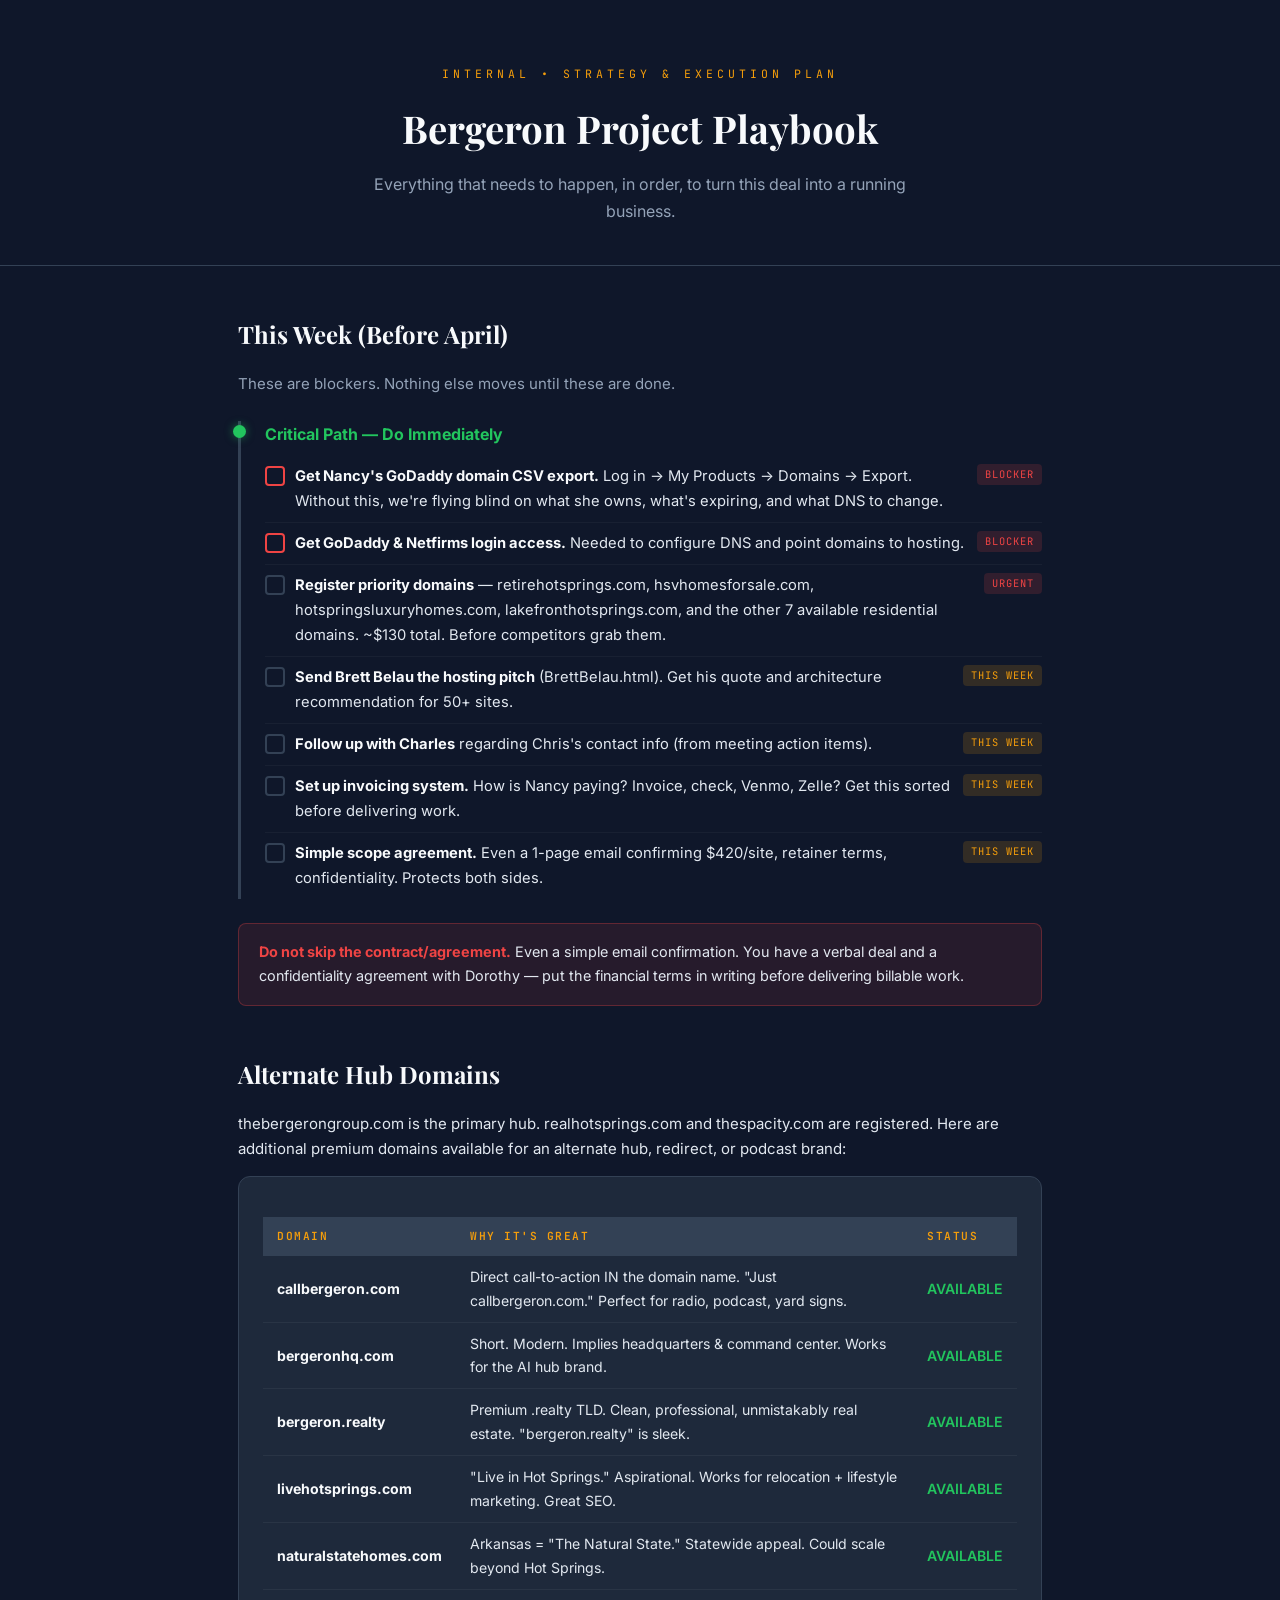
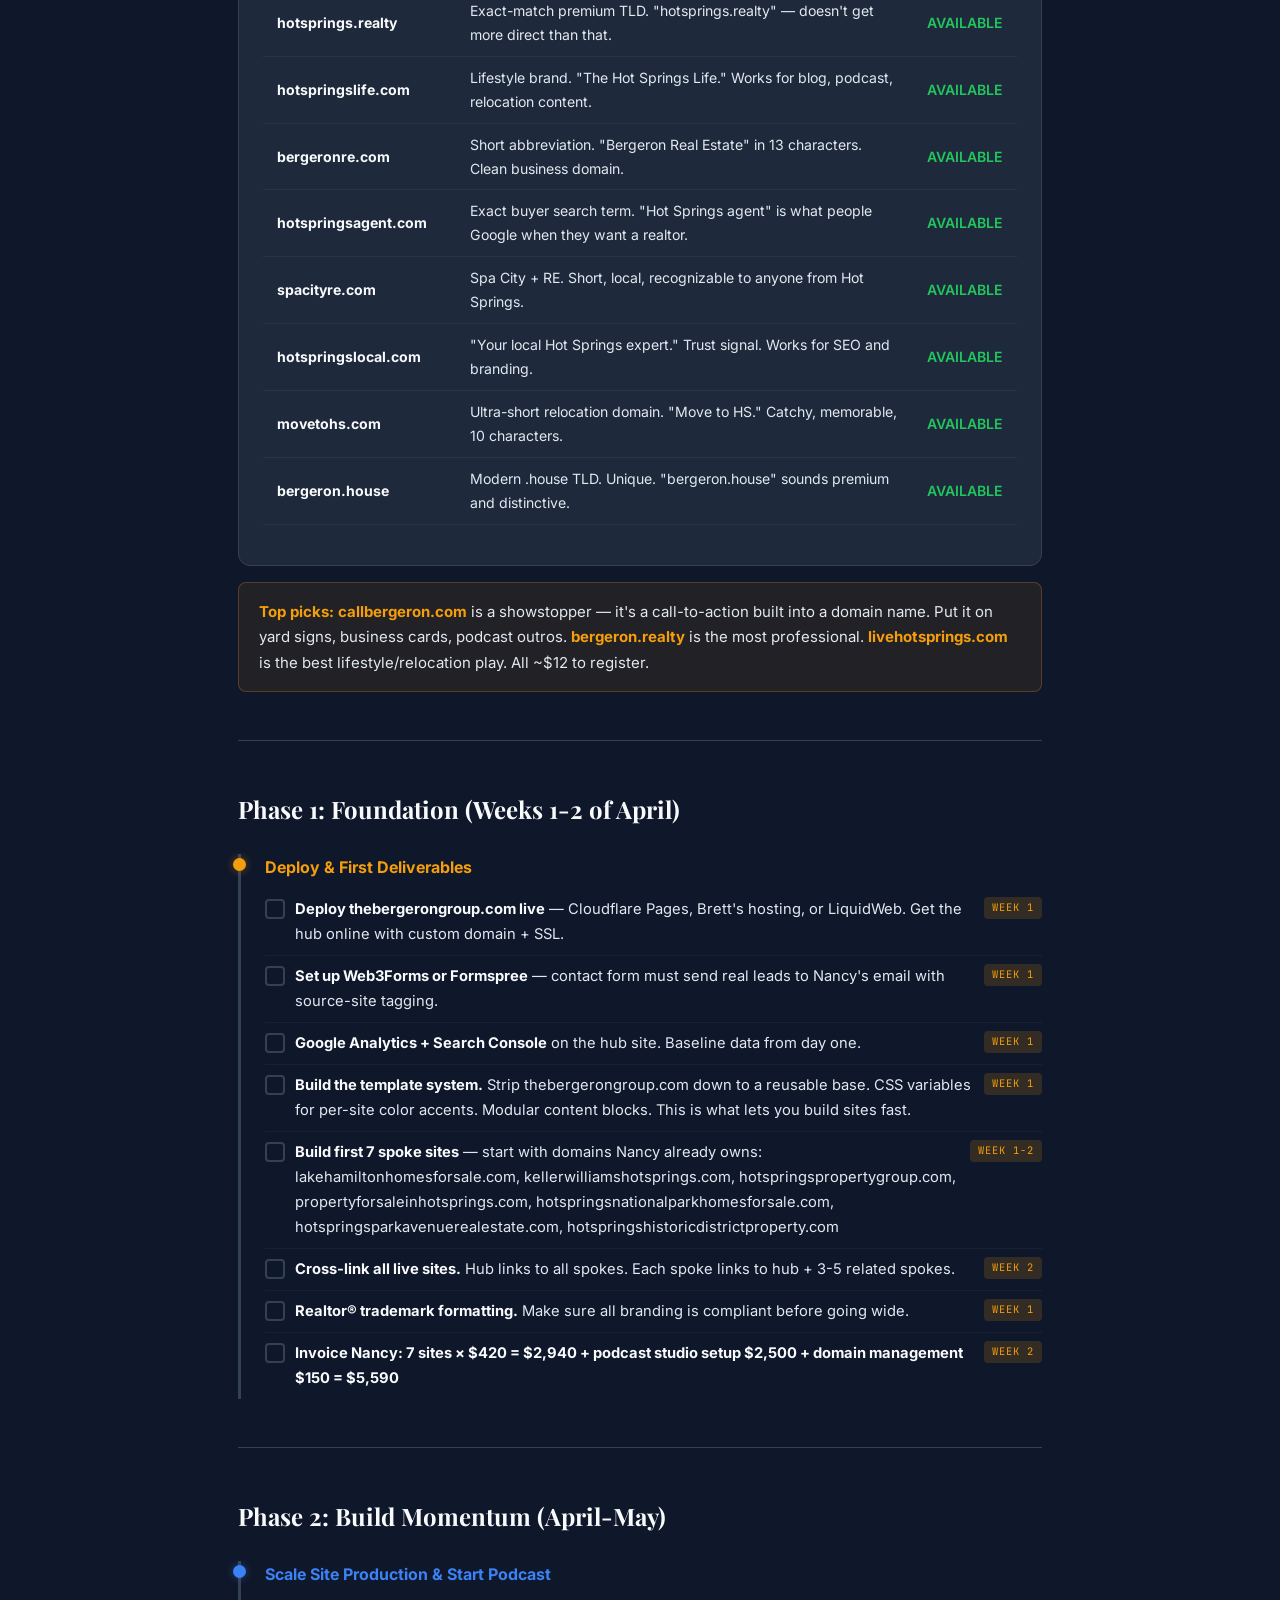
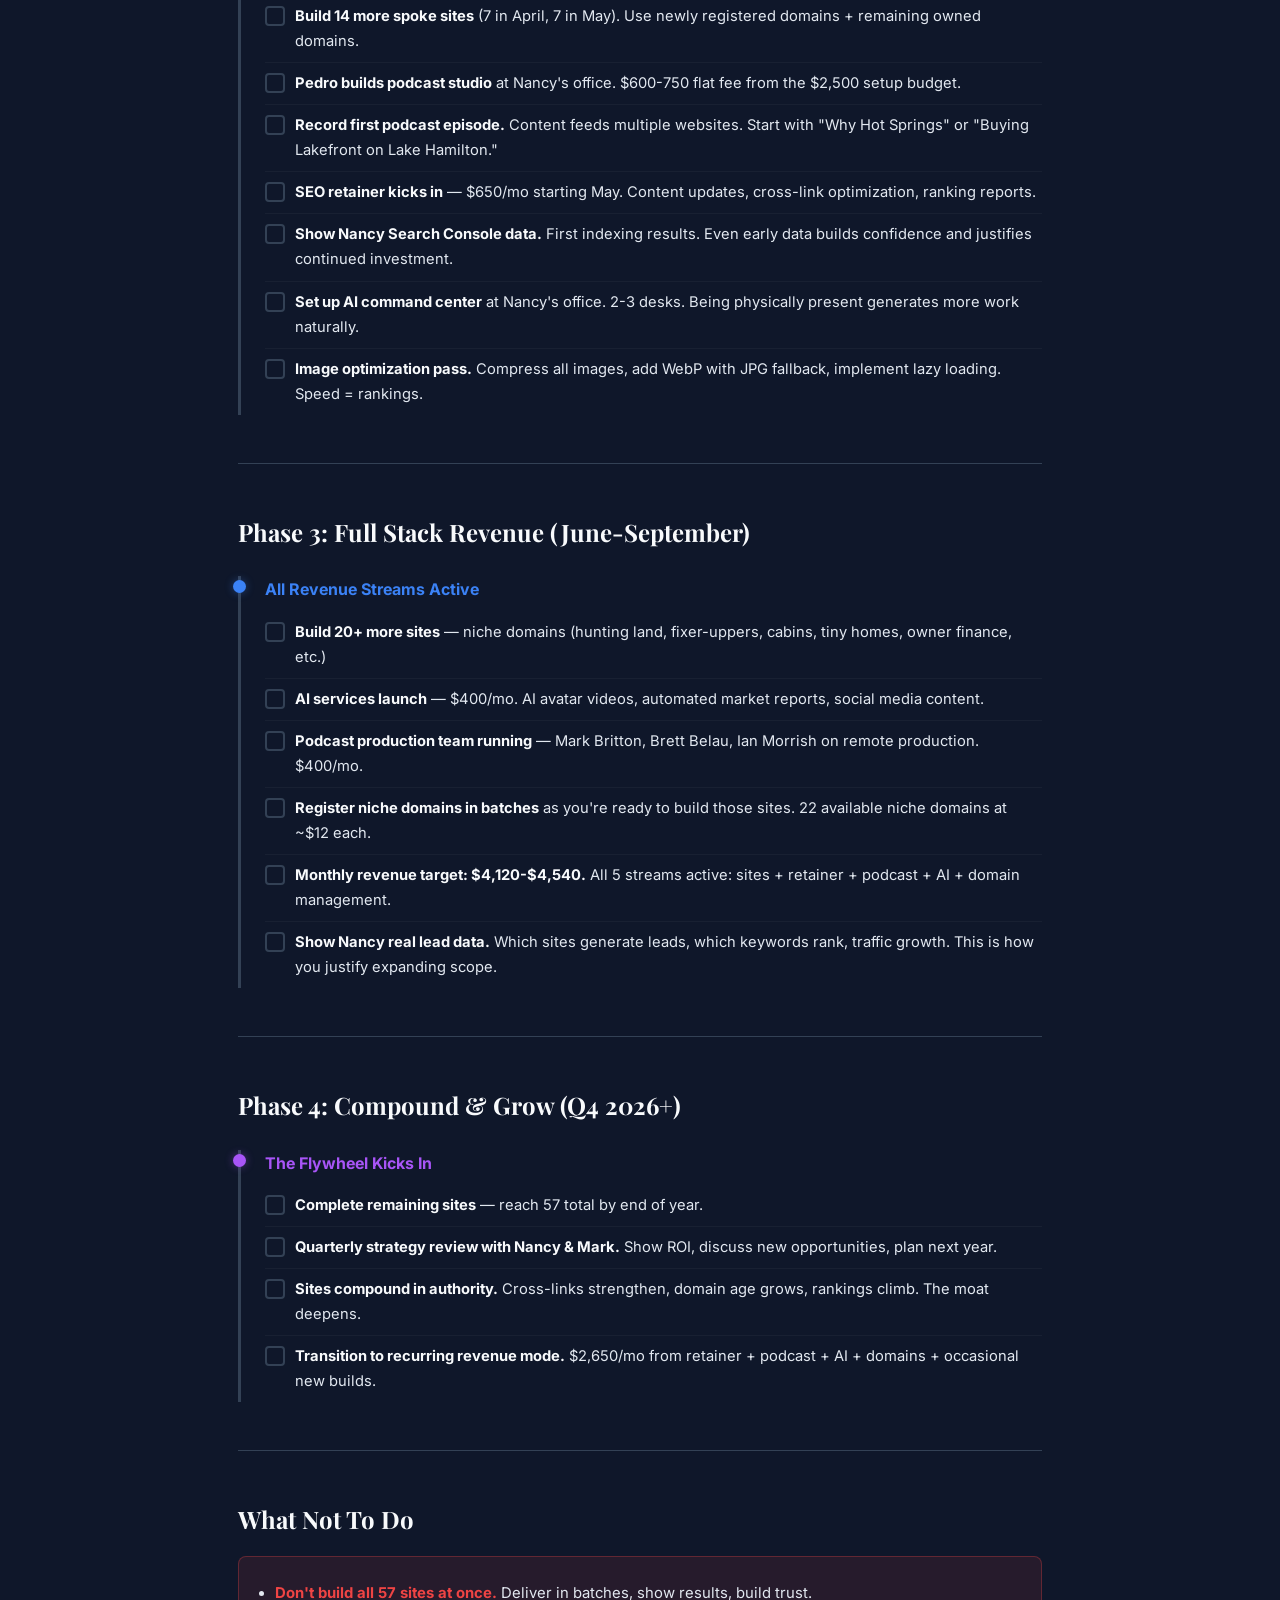
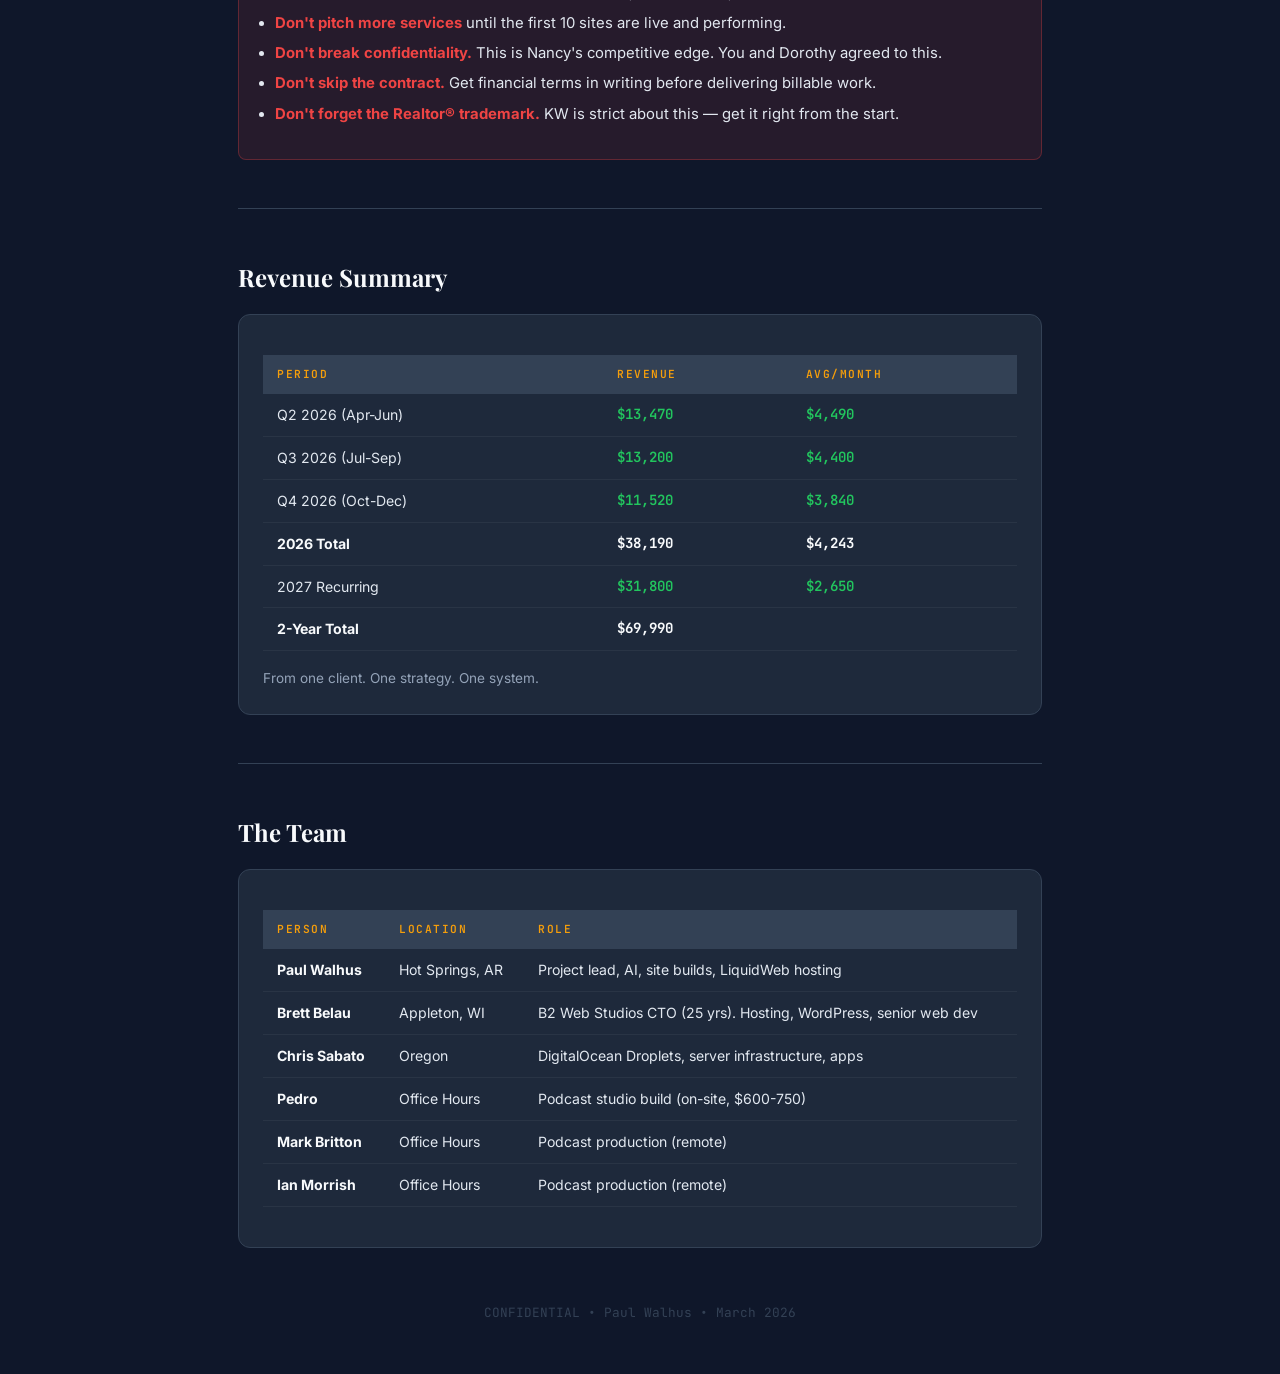
<file: strategy.html>
<!DOCTYPE html>
<html lang="en">
<head>
  <meta charset="UTF-8">
  <meta name="viewport" content="width=device-width, initial-scale=1.0">
  <title>Strategy &amp; Next Steps — Bergeron Group</title>
  <link rel="preconnect" href="https://fonts.googleapis.com">
  <link rel="preconnect" href="https://fonts.gstatic.com" crossorigin>
  <link href="https://fonts.googleapis.com/css2?family=Playfair+Display:wght@400;600;700&family=Inter:wght@300;400;500;600;700&family=JetBrains+Mono:wght@400;600&display=swap" rel="stylesheet">
  <style>
    :root {
      --navy: #0f172a;
      --navy-mid: #1e293b;
      --navy-light: #334155;
      --gold: #f59e0b;
      --gold-light: #fbbf24;
      --green: #22c55e;
      --red: #ef4444;
      --blue: #3b82f6;
      --purple: #a855f7;
      --white: #f8fafc;
      --gray: #94a3b8;
      --text: #e2e8f0;
      --mono: 'JetBrains Mono', 'Courier New', monospace;
    }
    *, *::before, *::after { box-sizing: border-box; margin: 0; padding: 0; }
    body {
      font-family: 'Inter', -apple-system, sans-serif;
      background: var(--navy);
      color: var(--text);
      line-height: 1.7;
      font-size: 15px;
    }
    .container { max-width: 860px; margin: 0 auto; padding: 0 28px; }
    h1, h2 { font-family: 'Playfair Display', Georgia, serif; }
    h1 { font-size: 2.4rem; color: var(--white); }
    h2 { font-size: 1.5rem; color: var(--white); margin: 48px 0 16px; }
    h3 { font-size: 1rem; font-weight: 700; margin: 20px 0 8px; }
    p { margin-bottom: 10px; }
    strong { color: var(--white); }
    ul, ol { margin: 8px 0 16px 20px; }
    li { margin-bottom: 5px; font-size: 0.93rem; }

    .header {
      padding: 64px 0 40px;
      text-align: center;
      border-bottom: 1px solid var(--navy-light);
    }
    .header .label {
      font-family: var(--mono);
      font-size: 0.72rem;
      text-transform: uppercase;
      letter-spacing: 4px;
      color: var(--gold);
      margin-bottom: 12px;
    }
    .header .sub {
      color: var(--gray);
      font-size: 1rem;
      max-width: 540px;
      margin: 10px auto 0;
    }

    .card {
      background: var(--navy-mid);
      border: 1px solid var(--navy-light);
      border-radius: 12px;
      padding: 24px;
      margin: 14px 0;
    }

    .phase {
      border-left: 3px solid var(--navy-light);
      padding-left: 24px;
      margin: 24px 0;
      position: relative;
    }
    .phase::before {
      content: "";
      width: 13px;
      height: 13px;
      border-radius: 50%;
      position: absolute;
      left: -8px;
      top: 4px;
    }
    .phase-now::before { background: var(--green); box-shadow: 0 0 8px rgba(34,197,94,0.5); }
    .phase-next::before { background: var(--gold); box-shadow: 0 0 8px rgba(245,158,11,0.4); }
    .phase-later::before { background: var(--blue); box-shadow: 0 0 8px rgba(59,130,246,0.4); }
    .phase-future::before { background: var(--purple); box-shadow: 0 0 8px rgba(168,85,247,0.4); }

    .phase h3 { margin-top: 0; }
    .phase-now h3 { color: var(--green); }
    .phase-next h3 { color: var(--gold); }
    .phase-later h3 { color: var(--blue); }
    .phase-future h3 { color: var(--purple); }

    .task {
      display: flex;
      align-items: flex-start;
      gap: 10px;
      padding: 8px 0;
      border-bottom: 1px solid rgba(255,255,255,0.04);
      font-size: 0.92rem;
    }
    .task:last-child { border-bottom: none; }
    .task-check {
      flex-shrink: 0;
      width: 20px;
      height: 20px;
      border: 2px solid var(--navy-light);
      border-radius: 4px;
      margin-top: 2px;
    }
    .task-done .task-check {
      background: var(--green);
      border-color: var(--green);
    }
    .task-done .task-check::after {
      content: "✓";
      color: var(--navy);
      font-size: 0.75rem;
      font-weight: 700;
      display: flex;
      align-items: center;
      justify-content: center;
      height: 100%;
    }
    .task-critical .task-check { border-color: var(--red); }
    .task-label { flex: 1; }
    .task-tag {
      font-family: var(--mono);
      font-size: 0.65rem;
      padding: 2px 8px;
      border-radius: 4px;
      text-transform: uppercase;
      letter-spacing: 1px;
      flex-shrink: 0;
    }
    .tag-done { background: rgba(34,197,94,0.15); color: var(--green); }
    .tag-critical { background: rgba(239,68,68,0.15); color: var(--red); }
    .tag-next { background: rgba(245,158,11,0.15); color: var(--gold); }
    .tag-idea { background: rgba(168,85,247,0.15); color: var(--purple); }

    .warn {
      background: rgba(239,68,68,0.1);
      border: 1px solid rgba(239,68,68,0.3);
      border-radius: 8px;
      padding: 16px 20px;
      margin: 16px 0;
      font-size: 0.9rem;
    }
    .warn strong { color: var(--red); }

    .highlight {
      background: rgba(245,158,11,0.08);
      border: 1px solid rgba(245,158,11,0.25);
      border-radius: 8px;
      padding: 16px 20px;
      margin: 16px 0;
    }
    .highlight strong { color: var(--gold); }

    table {
      width: 100%;
      border-collapse: collapse;
      margin: 16px 0;
      font-size: 0.88rem;
    }
    th {
      background: var(--navy-light);
      color: var(--gold);
      padding: 10px 14px;
      text-align: left;
      font-weight: 600;
      font-size: 0.7rem;
      text-transform: uppercase;
      letter-spacing: 1.5px;
      font-family: var(--mono);
    }
    td { padding: 9px 14px; border-bottom: 1px solid rgba(255,255,255,0.05); }
    .money { font-family: var(--mono); color: var(--green); font-weight: 600; }
    .avail { color: var(--green); font-weight: 600; }

    .divider {
      height: 1px;
      background: var(--navy-light);
      margin: 48px 0;
    }

    .footer {
      text-align: center;
      padding: 40px 0;
      color: var(--navy-light);
      font-size: 0.8rem;
      font-family: var(--mono);
    }

    @media (max-width: 600px) {
      .header { padding: 40px 0 28px; }
      h1 { font-size: 1.7rem; }
    }
  </style>
</head>
<body>

  <div class="header">
    <div class="container">
      <p class="label">Internal &bull; Strategy &amp; Execution Plan</p>
      <h1>Bergeron Project Playbook</h1>
      <p class="sub">Everything that needs to happen, in order, to turn this deal into a running business.</p>
    </div>
  </div>

  <div class="container">

    <!-- PHASE 0: THIS WEEK -->
    <h2>This Week (Before April)</h2>
    <p style="color:var(--gray)">These are blockers. Nothing else moves until these are done.</p>

    <div class="phase phase-now">
      <h3>Critical Path — Do Immediately</h3>

      <div class="task task-critical">
        <div class="task-check"></div>
        <span class="task-label"><strong>Get Nancy's GoDaddy domain CSV export.</strong> Log in &rarr; My Products &rarr; Domains &rarr; Export. Without this, we're flying blind on what she owns, what's expiring, and what DNS to change.</span>
        <span class="task-tag tag-critical">blocker</span>
      </div>

      <div class="task task-critical">
        <div class="task-check"></div>
        <span class="task-label"><strong>Get GoDaddy &amp; Netfirms login access.</strong> Needed to configure DNS and point domains to hosting.</span>
        <span class="task-tag tag-critical">blocker</span>
      </div>

      <div class="task">
        <div class="task-check"></div>
        <span class="task-label"><strong>Register priority domains</strong> — retirehotsprings.com, hsvhomesforsale.com, hotspringsluxuryhomes.com, lakefronthotsprings.com, and the other 7 available residential domains. ~$130 total. Before competitors grab them.</span>
        <span class="task-tag tag-critical">urgent</span>
      </div>

      <div class="task">
        <div class="task-check"></div>
        <span class="task-label"><strong>Send Brett Belau the hosting pitch</strong> (BrettBelau.html). Get his quote and architecture recommendation for 50+ sites.</span>
        <span class="task-tag tag-next">this week</span>
      </div>

      <div class="task">
        <div class="task-check"></div>
        <span class="task-label"><strong>Follow up with Charles</strong> regarding Chris's contact info (from meeting action items).</span>
        <span class="task-tag tag-next">this week</span>
      </div>

      <div class="task">
        <div class="task-check"></div>
        <span class="task-label"><strong>Set up invoicing system.</strong> How is Nancy paying? Invoice, check, Venmo, Zelle? Get this sorted before delivering work.</span>
        <span class="task-tag tag-next">this week</span>
      </div>

      <div class="task">
        <div class="task-check"></div>
        <span class="task-label"><strong>Simple scope agreement.</strong> Even a 1-page email confirming $420/site, retainer terms, confidentiality. Protects both sides.</span>
        <span class="task-tag tag-next">this week</span>
      </div>
    </div>

    <div class="warn">
      <strong>Do not skip the contract/agreement.</strong> Even a simple email confirmation. You have a verbal deal and a confidentiality agreement with Dorothy — put the financial terms in writing before delivering billable work.
    </div>

    <!-- ALTERNATE HUB DOMAIN -->
    <h2>Alternate Hub Domains</h2>
    <p>thebergerongroup.com is the primary hub. realhotsprings.com and thespacity.com are registered. Here are additional premium domains available for an alternate hub, redirect, or podcast brand:</p>

    <div class="card">
      <table>
        <tr><th>Domain</th><th>Why It's Great</th><th>Status</th></tr>
        <tr>
          <td><strong>callbergeron.com</strong></td>
          <td>Direct call-to-action IN the domain name. "Just callbergeron.com." Perfect for radio, podcast, yard signs.</td>
          <td class="avail">AVAILABLE</td>
        </tr>
        <tr>
          <td><strong>bergeronhq.com</strong></td>
          <td>Short. Modern. Implies headquarters &amp; command center. Works for the AI hub brand.</td>
          <td class="avail">AVAILABLE</td>
        </tr>
        <tr>
          <td><strong>bergeron.realty</strong></td>
          <td>Premium .realty TLD. Clean, professional, unmistakably real estate. "bergeron.realty" is sleek.</td>
          <td class="avail">AVAILABLE</td>
        </tr>
        <tr>
          <td><strong>livehotsprings.com</strong></td>
          <td>"Live in Hot Springs." Aspirational. Works for relocation + lifestyle marketing. Great SEO.</td>
          <td class="avail">AVAILABLE</td>
        </tr>
        <tr>
          <td><strong>naturalstatehomes.com</strong></td>
          <td>Arkansas = "The Natural State." Statewide appeal. Could scale beyond Hot Springs.</td>
          <td class="avail">AVAILABLE</td>
        </tr>
        <tr>
          <td><strong>hotsprings.realty</strong></td>
          <td>Exact-match premium TLD. "hotsprings.realty" — doesn't get more direct than that.</td>
          <td class="avail">AVAILABLE</td>
        </tr>
        <tr>
          <td><strong>hotspringslife.com</strong></td>
          <td>Lifestyle brand. "The Hot Springs Life." Works for blog, podcast, relocation content.</td>
          <td class="avail">AVAILABLE</td>
        </tr>
        <tr>
          <td><strong>bergeronre.com</strong></td>
          <td>Short abbreviation. "Bergeron Real Estate" in 13 characters. Clean business domain.</td>
          <td class="avail">AVAILABLE</td>
        </tr>
        <tr>
          <td><strong>hotspringsagent.com</strong></td>
          <td>Exact buyer search term. "Hot Springs agent" is what people Google when they want a realtor.</td>
          <td class="avail">AVAILABLE</td>
        </tr>
        <tr>
          <td><strong>spacityre.com</strong></td>
          <td>Spa City + RE. Short, local, recognizable to anyone from Hot Springs.</td>
          <td class="avail">AVAILABLE</td>
        </tr>
        <tr>
          <td><strong>hotspringslocal.com</strong></td>
          <td>"Your local Hot Springs expert." Trust signal. Works for SEO and branding.</td>
          <td class="avail">AVAILABLE</td>
        </tr>
        <tr>
          <td><strong>movetohs.com</strong></td>
          <td>Ultra-short relocation domain. "Move to HS." Catchy, memorable, 10 characters.</td>
          <td class="avail">AVAILABLE</td>
        </tr>
        <tr>
          <td><strong>bergeron.house</strong></td>
          <td>Modern .house TLD. Unique. "bergeron.house" sounds premium and distinctive.</td>
          <td class="avail">AVAILABLE</td>
        </tr>
      </table>
    </div>

    <div class="highlight">
      <strong>Top picks:</strong> <strong>callbergeron.com</strong> is a showstopper — it's a call-to-action built into a domain name. Put it on yard signs, business cards, podcast outros. <strong>bergeron.realty</strong> is the most professional. <strong>livehotsprings.com</strong> is the best lifestyle/relocation play. All ~$12 to register.
    </div>

    <!-- PHASE 1: WEEKS 1-2 OF APRIL -->
    <div class="divider"></div>
    <h2>Phase 1: Foundation (Weeks 1-2 of April)</h2>

    <div class="phase phase-next">
      <h3>Deploy &amp; First Deliverables</h3>

      <div class="task">
        <div class="task-check"></div>
        <span class="task-label"><strong>Deploy thebergerongroup.com live</strong> — Cloudflare Pages, Brett's hosting, or LiquidWeb. Get the hub online with custom domain + SSL.</span>
        <span class="task-tag tag-next">week 1</span>
      </div>

      <div class="task">
        <div class="task-check"></div>
        <span class="task-label"><strong>Set up Web3Forms or Formspree</strong> — contact form must send real leads to Nancy's email with source-site tagging.</span>
        <span class="task-tag tag-next">week 1</span>
      </div>

      <div class="task">
        <div class="task-check"></div>
        <span class="task-label"><strong>Google Analytics + Search Console</strong> on the hub site. Baseline data from day one.</span>
        <span class="task-tag tag-next">week 1</span>
      </div>

      <div class="task">
        <div class="task-check"></div>
        <span class="task-label"><strong>Build the template system.</strong> Strip thebergerongroup.com down to a reusable base. CSS variables for per-site color accents. Modular content blocks. This is what lets you build sites fast.</span>
        <span class="task-tag tag-next">week 1</span>
      </div>

      <div class="task">
        <div class="task-check"></div>
        <span class="task-label"><strong>Build first 7 spoke sites</strong> — start with domains Nancy already owns: lakehamiltonhomesforsale.com, kellerwilliamshotsprings.com, hotspringspropertygroup.com, propertyforsaleinhotsprings.com, hotspringsnationalparkhomesforsale.com, hotspringsparkavenuerealestate.com, hotspringshistoricdistrictproperty.com</span>
        <span class="task-tag tag-next">week 1-2</span>
      </div>

      <div class="task">
        <div class="task-check"></div>
        <span class="task-label"><strong>Cross-link all live sites.</strong> Hub links to all spokes. Each spoke links to hub + 3-5 related spokes.</span>
        <span class="task-tag tag-next">week 2</span>
      </div>

      <div class="task">
        <div class="task-check"></div>
        <span class="task-label"><strong>Realtor® trademark formatting.</strong> Make sure all branding is compliant before going wide.</span>
        <span class="task-tag tag-next">week 1</span>
      </div>

      <div class="task">
        <div class="task-check"></div>
        <span class="task-label"><strong>Invoice Nancy: 7 sites &times; $420 = $2,940 + podcast studio setup $2,500 + domain management $150 = $5,590</strong></span>
        <span class="task-tag tag-next">week 2</span>
      </div>
    </div>

    <!-- PHASE 2: APRIL-MAY -->
    <div class="divider"></div>
    <h2>Phase 2: Build Momentum (April-May)</h2>

    <div class="phase phase-later">
      <h3>Scale Site Production &amp; Start Podcast</h3>

      <div class="task">
        <div class="task-check"></div>
        <span class="task-label"><strong>Build 14 more spoke sites</strong> (7 in April, 7 in May). Use newly registered domains + remaining owned domains.</span>
      </div>

      <div class="task">
        <div class="task-check"></div>
        <span class="task-label"><strong>Pedro builds podcast studio</strong> at Nancy's office. $600-750 flat fee from the $2,500 setup budget.</span>
      </div>

      <div class="task">
        <div class="task-check"></div>
        <span class="task-label"><strong>Record first podcast episode.</strong> Content feeds multiple websites. Start with "Why Hot Springs" or "Buying Lakefront on Lake Hamilton."</span>
      </div>

      <div class="task">
        <div class="task-check"></div>
        <span class="task-label"><strong>SEO retainer kicks in</strong> — $650/mo starting May. Content updates, cross-link optimization, ranking reports.</span>
      </div>

      <div class="task">
        <div class="task-check"></div>
        <span class="task-label"><strong>Show Nancy Search Console data.</strong> First indexing results. Even early data builds confidence and justifies continued investment.</span>
      </div>

      <div class="task">
        <div class="task-check"></div>
        <span class="task-label"><strong>Set up AI command center</strong> at Nancy's office. 2-3 desks. Being physically present generates more work naturally.</span>
      </div>

      <div class="task">
        <div class="task-check"></div>
        <span class="task-label"><strong>Image optimization pass.</strong> Compress all images, add WebP with JPG fallback, implement lazy loading. Speed = rankings.</span>
      </div>
    </div>

    <!-- PHASE 3: JUNE-SEPTEMBER -->
    <div class="divider"></div>
    <h2>Phase 3: Full Stack Revenue (June-September)</h2>

    <div class="phase phase-later">
      <h3>All Revenue Streams Active</h3>

      <div class="task">
        <div class="task-check"></div>
        <span class="task-label"><strong>Build 20+ more sites</strong> — niche domains (hunting land, fixer-uppers, cabins, tiny homes, owner finance, etc.)</span>
      </div>

      <div class="task">
        <div class="task-check"></div>
        <span class="task-label"><strong>AI services launch</strong> — $400/mo. AI avatar videos, automated market reports, social media content.</span>
      </div>

      <div class="task">
        <div class="task-check"></div>
        <span class="task-label"><strong>Podcast production team running</strong> — Mark Britton, Brett Belau, Ian Morrish on remote production. $400/mo.</span>
      </div>

      <div class="task">
        <div class="task-check"></div>
        <span class="task-label"><strong>Register niche domains in batches</strong> as you're ready to build those sites. 22 available niche domains at ~$12 each.</span>
      </div>

      <div class="task">
        <div class="task-check"></div>
        <span class="task-label"><strong>Monthly revenue target: $4,120-$4,540.</strong> All 5 streams active: sites + retainer + podcast + AI + domain management.</span>
      </div>

      <div class="task">
        <div class="task-check"></div>
        <span class="task-label"><strong>Show Nancy real lead data.</strong> Which sites generate leads, which keywords rank, traffic growth. This is how you justify expanding scope.</span>
      </div>
    </div>

    <!-- PHASE 4: Q4 AND BEYOND -->
    <div class="divider"></div>
    <h2>Phase 4: Compound &amp; Grow (Q4 2026+)</h2>

    <div class="phase phase-future">
      <h3>The Flywheel Kicks In</h3>

      <div class="task">
        <div class="task-check"></div>
        <span class="task-label"><strong>Complete remaining sites</strong> — reach 57 total by end of year.</span>
      </div>

      <div class="task">
        <div class="task-check"></div>
        <span class="task-label"><strong>Quarterly strategy review with Nancy &amp; Mark.</strong> Show ROI, discuss new opportunities, plan next year.</span>
      </div>

      <div class="task">
        <div class="task-check"></div>
        <span class="task-label"><strong>Sites compound in authority.</strong> Cross-links strengthen, domain age grows, rankings climb. The moat deepens.</span>
      </div>

      <div class="task">
        <div class="task-check"></div>
        <span class="task-label"><strong>Transition to recurring revenue mode.</strong> $2,650/mo from retainer + podcast + AI + domains + occasional new builds.</span>
      </div>
    </div>

    <!-- WHAT NOT TO DO -->
    <div class="divider"></div>
    <h2>What Not To Do</h2>

    <div class="warn">
      <ul style="margin-left: 16px;">
        <li><strong>Don't build all 57 sites at once.</strong> Deliver in batches, show results, build trust.</li>
        <li><strong>Don't pitch more services</strong> until the first 10 sites are live and performing.</li>
        <li><strong>Don't break confidentiality.</strong> This is Nancy's competitive edge. You and Dorothy agreed to this.</li>
        <li><strong>Don't skip the contract.</strong> Get financial terms in writing before delivering billable work.</li>
        <li><strong>Don't forget the Realtor® trademark.</strong> KW is strict about this — get it right from the start.</li>
      </ul>
    </div>

    <!-- REVENUE SUMMARY -->
    <div class="divider"></div>
    <h2>Revenue Summary</h2>

    <div class="card">
      <table>
        <tr><th>Period</th><th>Revenue</th><th>Avg/Month</th></tr>
        <tr><td>Q2 2026 (Apr-Jun)</td><td class="money">$13,470</td><td class="money">$4,490</td></tr>
        <tr><td>Q3 2026 (Jul-Sep)</td><td class="money">$13,200</td><td class="money">$4,400</td></tr>
        <tr><td>Q4 2026 (Oct-Dec)</td><td class="money">$11,520</td><td class="money">$3,840</td></tr>
        <tr><td><strong>2026 Total</strong></td><td class="money"><strong>$38,190</strong></td><td class="money"><strong>$4,243</strong></td></tr>
        <tr><td>2027 Recurring</td><td class="money">$31,800</td><td class="money">$2,650</td></tr>
        <tr><td><strong>2-Year Total</strong></td><td class="money"><strong>$69,990</strong></td><td></td></tr>
      </table>
      <p style="color:var(--gray); font-size:0.85rem; margin:8px 0 0;">From one client. One strategy. One system.</p>
    </div>

    <!-- TEAM -->
    <div class="divider"></div>
    <h2>The Team</h2>

    <div class="card">
      <table>
        <tr><th>Person</th><th>Location</th><th>Role</th></tr>
        <tr><td><strong>Paul Walhus</strong></td><td>Hot Springs, AR</td><td>Project lead, AI, site builds, LiquidWeb hosting</td></tr>
        <tr><td><strong>Brett Belau</strong></td><td>Appleton, WI</td><td>B2 Web Studios CTO (25 yrs). Hosting, WordPress, senior web dev</td></tr>
        <tr><td><strong>Chris Sabato</strong></td><td>Oregon</td><td>DigitalOcean Droplets, server infrastructure, apps</td></tr>
        <tr><td><strong>Pedro</strong></td><td>Office Hours</td><td>Podcast studio build (on-site, $600-750)</td></tr>
        <tr><td><strong>Mark Britton</strong></td><td>Office Hours</td><td>Podcast production (remote)</td></tr>
        <tr><td><strong>Ian Morrish</strong></td><td>Office Hours</td><td>Podcast production (remote)</td></tr>
      </table>
    </div>

  </div>

  <div class="footer">
    <p>CONFIDENTIAL &bull; Paul Walhus &bull; March 2026</p>
  </div>

</body>
</html>
</file>
<file: styles.css>
/* ============================================
   The Bergeron Group — realestatehotsprings.com
   Modern, SEO-optimized real estate website
   ============================================ */

:root {
  --navy: #1a2744;
  --navy-light: #243352;
  --gold: #c8973e;
  --gold-light: #d4a94f;
  --gold-pale: #f5ebd8;
  --white: #ffffff;
  --off-white: #f8f7f4;
  --gray-50: #fafaf9;
  --gray-100: #f3f2ef;
  --gray-200: #e5e3de;
  --gray-400: #9c9a94;
  --gray-600: #5c5a55;
  --gray-800: #2d2b28;
  --text: #2d2b28;
  --text-light: #5c5a55;
  --radius: 8px;
  --radius-lg: 16px;
  --shadow: 0 1px 3px rgba(0,0,0,0.08), 0 4px 12px rgba(0,0,0,0.05);
  --shadow-lg: 0 4px 12px rgba(0,0,0,0.1), 0 12px 40px rgba(0,0,0,0.08);
  --transition: 0.3s ease;
}

/* Reset & Base */
*, *::before, *::after { box-sizing: border-box; margin: 0; padding: 0; }

html {
  scroll-behavior: smooth;
  scroll-padding-top: 80px;
}

body {
  font-family: 'Inter', -apple-system, BlinkMacSystemFont, 'Segoe UI', sans-serif;
  color: var(--text);
  line-height: 1.7;
  font-size: 16px;
  background: var(--white);
  -webkit-font-smoothing: antialiased;
}

img { max-width: 100%; height: auto; display: block; }
a { color: var(--gold); text-decoration: none; transition: color var(--transition); }
a:hover { color: var(--gold-light); }

.container {
  max-width: 1200px;
  margin: 0 auto;
  padding: 0 24px;
}

/* ---- Typography ---- */
h1, h2, h3, h4 {
  font-family: 'Playfair Display', Georgia, serif;
  color: var(--navy);
  line-height: 1.25;
}

h1 { font-size: clamp(2.2rem, 5vw, 3.6rem); font-weight: 700; }
h2 { font-size: clamp(1.8rem, 3.5vw, 2.6rem); font-weight: 600; }
h3 { font-size: 1.3rem; font-weight: 600; }

/* ---- Buttons ---- */
.btn {
  display: inline-flex;
  align-items: center;
  justify-content: center;
  padding: 14px 32px;
  font-size: 1rem;
  font-weight: 600;
  font-family: inherit;
  border-radius: var(--radius);
  border: 2px solid transparent;
  cursor: pointer;
  transition: all var(--transition);
  text-align: center;
}

.btn-primary {
  background: var(--gold);
  color: var(--white);
  border-color: var(--gold);
}
.btn-primary:hover {
  background: var(--gold-light);
  border-color: var(--gold-light);
  color: var(--white);
  transform: translateY(-2px);
  box-shadow: 0 4px 16px rgba(200,151,62,0.35);
}

.btn-secondary {
  background: transparent;
  color: var(--white);
  border-color: var(--white);
}
.btn-secondary:hover {
  background: var(--white);
  color: var(--navy);
  transform: translateY(-2px);
}

.btn-full { width: 100%; }

/* ---- Header ---- */
.header {
  position: fixed;
  top: 0;
  left: 0;
  right: 0;
  z-index: 1000;
  background: rgba(26, 39, 68, 0.95);
  backdrop-filter: blur(12px);
  -webkit-backdrop-filter: blur(12px);
  transition: all var(--transition);
}

.header.scrolled {
  box-shadow: 0 2px 20px rgba(0,0,0,0.15);
}

.header-inner {
  display: flex;
  align-items: center;
  justify-content: space-between;
  height: 76px;
}

.logo {
  display: flex;
  flex-direction: column;
  text-decoration: none;
}

.logo-img {
  height: 50px;
  width: auto;
}

.logo-name {
  font-family: 'Playfair Display', Georgia, serif;
  font-size: 1.35rem;
  font-weight: 700;
  color: var(--white);
  line-height: 1.2;
}

.logo-sub {
  font-size: 0.72rem;
  color: var(--gold);
  letter-spacing: 0.5px;
  text-transform: uppercase;
  font-weight: 500;
}

.nav-list {
  display: flex;
  align-items: center;
  gap: 8px;
  list-style: none;
}

.nav-list a {
  color: rgba(255,255,255,0.85);
  font-size: 0.9rem;
  font-weight: 500;
  padding: 8px 14px;
  border-radius: var(--radius);
  transition: all var(--transition);
}

.nav-list a:hover {
  color: var(--white);
  background: rgba(255,255,255,0.1);
}

.nav-cta {
  background: var(--gold) !important;
  color: var(--white) !important;
  padding: 10px 20px !important;
  font-weight: 600 !important;
}

.nav-cta:hover {
  background: var(--gold-light) !important;
}

/* Mobile Nav Toggle */
.nav-toggle {
  display: none;
  flex-direction: column;
  gap: 5px;
  background: none;
  border: none;
  cursor: pointer;
  padding: 8px;
}

.nav-toggle span {
  display: block;
  width: 26px;
  height: 2px;
  background: var(--white);
  border-radius: 2px;
  transition: all var(--transition);
}

/* ---- Hero ---- */
.hero {
  position: relative;
  min-height: 100vh;
  display: flex;
  align-items: center;
  justify-content: center;
  background:
    linear-gradient(135deg, rgba(26, 39, 68, 0.82) 0%, rgba(26, 39, 68, 0.55) 100%),
    url('images/lake-hamilton-aerial.webp');
  background-size: cover;
  background-position: center;
  background-attachment: fixed;
  background-color: var(--navy);
  text-align: center;
  padding: 120px 24px 80px;
}

.hero-content {
  position: relative;
  z-index: 2;
  max-width: 900px;
}

.hero h1 {
  color: var(--white);
  margin-bottom: 20px;
}

.hero h1 em {
  color: var(--gold);
  font-style: normal;
}

.hero-sub {
  color: rgba(255,255,255,0.85);
  font-size: 1.2rem;
  max-width: 700px;
  margin: 0 auto 40px;
  line-height: 1.7;
}

/* Stats */
.hero-stats {
  display: flex;
  justify-content: center;
  gap: 48px;
  margin-bottom: 48px;
  flex-wrap: wrap;
}

.stat {
  text-align: center;
}

.stat-number {
  font-family: 'Playfair Display', Georgia, serif;
  font-size: 3rem;
  font-weight: 700;
  color: var(--gold);
  line-height: 1;
}

.stat-plus {
  font-family: 'Playfair Display', Georgia, serif;
  font-size: 2rem;
  font-weight: 700;
  color: var(--gold);
}

.stat-label {
  display: block;
  color: rgba(255,255,255,0.7);
  font-size: 0.9rem;
  font-weight: 500;
  margin-top: 4px;
  text-transform: uppercase;
  letter-spacing: 1px;
}

.hero-actions {
  display: flex;
  gap: 16px;
  justify-content: center;
  flex-wrap: wrap;
}

/* ---- Sections ---- */
.section {
  padding: 100px 0;
}

.section:nth-child(even) {
  background: var(--off-white);
}

.section-header {
  text-align: center;
  margin-bottom: 60px;
}

.section-tag {
  display: inline-block;
  font-size: 0.8rem;
  font-weight: 600;
  text-transform: uppercase;
  letter-spacing: 2px;
  color: var(--gold);
  margin-bottom: 12px;
}

.section-header h2 {
  margin-bottom: 16px;
}

.section-intro {
  color: var(--text-light);
  font-size: 1.1rem;
  max-width: 640px;
  margin: 0 auto;
}

/* ---- About Seal ---- */
.about-seal {
  width: 120px;
  height: 120px;
  border-radius: 50%;
  object-fit: cover;
  margin: 0 auto 20px;
  display: block;
  box-shadow: 0 4px 16px rgba(0,0,0,0.12);
}

/* ---- About ---- */
.about-grid {
  display: grid;
  grid-template-columns: repeat(auto-fit, minmax(320px, 1fr));
  gap: 32px;
  margin-bottom: 40px;
}

.about-card {
  background: var(--white);
  padding: 40px;
  border-radius: var(--radius-lg);
  box-shadow: var(--shadow);
  border: 1px solid var(--gray-200);
}

.about .section:nth-child(even) .about-card {
  background: var(--off-white);
}

.about-icon {
  width: 48px;
  height: 48px;
  color: var(--gold);
  margin-bottom: 20px;
}

.about-card h3 {
  margin-bottom: 4px;
}

.about-title {
  color: var(--gold);
  font-weight: 600;
  font-size: 0.9rem;
  margin-bottom: 16px;
}

.about-card p {
  color: var(--text-light);
  line-height: 1.8;
}

.about-bottom {
  text-align: center;
  max-width: 800px;
  margin: 0 auto;
  padding: 32px 40px;
  background: var(--navy);
  color: rgba(255,255,255,0.9);
  border-radius: var(--radius-lg);
  font-size: 1.05rem;
  line-height: 1.8;
}

.about-bottom strong {
  color: var(--gold);
}

/* ---- Services ---- */
.services-grid {
  display: grid;
  grid-template-columns: repeat(auto-fit, minmax(320px, 1fr));
  gap: 28px;
}

.service-card {
  background: var(--white);
  padding: 36px;
  border-radius: var(--radius-lg);
  box-shadow: var(--shadow);
  border: 1px solid var(--gray-200);
  transition: all var(--transition);
}

.service-card:hover {
  transform: translateY(-4px);
  box-shadow: var(--shadow-lg);
}

.service-icon {
  width: 44px;
  height: 44px;
  color: var(--gold);
  margin-bottom: 20px;
}

.service-card h3 {
  margin-bottom: 12px;
}

.service-card p {
  color: var(--text-light);
  margin-bottom: 16px;
  line-height: 1.7;
}

.service-link {
  font-weight: 600;
  font-size: 0.95rem;
  color: var(--gold);
}

.service-link:hover {
  color: var(--navy);
}

/* ---- Areas ---- */
.areas-grid {
  display: grid;
  grid-template-columns: repeat(auto-fit, minmax(280px, 1fr));
  gap: 28px;
}

.area-card {
  border-radius: var(--radius-lg);
  overflow: hidden;
  box-shadow: var(--shadow);
  background: var(--white);
  transition: all var(--transition);
  border: 1px solid var(--gray-200);
}

.area-card:hover {
  transform: translateY(-4px);
  box-shadow: var(--shadow-lg);
}

.area-img {
  height: 200px;
  background-size: cover;
  background-position: center;
}

.area-img-hotsprings {
  background-image: url('images/hot-springs-downtown-sunset.webp');
}

.area-img-village {
  background-image: url('images/hot-springs-luxury-estate.jpg');
}

.area-img-hamilton {
  background-image: url('images/lake-hamilton-aerial.webp');
}

.area-img-catherine {
  background-image: url('images/lake-hamilton-marina.webp');
}

.area-info {
  padding: 28px;
}

.area-info h3 {
  margin-bottom: 8px;
}

.area-info p {
  color: var(--text-light);
  font-size: 0.95rem;
  line-height: 1.7;
}

/* ---- Why Hot Springs ---- */
.why-hs {
  background:
    linear-gradient(135deg, rgba(26, 39, 68, 0.92) 0%, rgba(26, 39, 68, 0.85) 100%),
    url('images/hot-springs-downtown-sunset.webp') !important;
  background-size: cover !important;
  background-position: center !important;
  background-attachment: fixed !important;
}

.why-hs .section-tag { color: var(--gold); }
.why-hs .section-header h2 { color: var(--white); }

.why-grid {
  display: grid;
  grid-template-columns: repeat(auto-fit, minmax(320px, 1fr));
  gap: 32px;
}

.why-item {
  padding: 32px;
  border-left: 3px solid var(--gold);
  background: rgba(255,255,255,0.95);
  border-radius: 0 var(--radius) var(--radius) 0;
  backdrop-filter: blur(4px);
}

.why-item h3 {
  margin-bottom: 10px;
  font-size: 1.15rem;
}

.why-item p {
  color: var(--text-light);
  line-height: 1.7;
}

/* ---- Testimonials ---- */
.testimonials {
  background:
    linear-gradient(180deg, var(--off-white) 0%, var(--gray-100) 100%) !important;
}

.testimonials-grid {
  display: grid;
  grid-template-columns: repeat(auto-fit, minmax(300px, 1fr));
  gap: 28px;
}

.testimonial-card {
  background: var(--white);
  padding: 36px;
  border-radius: var(--radius-lg);
  box-shadow: var(--shadow);
  border: 1px solid var(--gray-200);
  position: relative;
}

.stars {
  color: var(--gold);
  font-size: 1.2rem;
  margin-bottom: 16px;
  letter-spacing: 2px;
}

.testimonial-card p {
  color: var(--text-light);
  font-size: 1.05rem;
  line-height: 1.8;
  font-style: italic;
  margin-bottom: 20px;
}

.testimonial-card footer {
  color: var(--navy);
  font-weight: 600;
  font-style: normal;
  font-size: 0.95rem;
}

/* ---- FAQ ---- */
.faq-list {
  max-width: 800px;
  margin: 0 auto;
}

.faq-item {
  border-bottom: 1px solid var(--gray-200);
}

.faq-item summary {
  padding: 20px 0;
  cursor: pointer;
  font-weight: 600;
  font-size: 1.05rem;
  color: var(--navy);
  list-style: none;
  display: flex;
  justify-content: space-between;
  align-items: center;
  transition: color var(--transition);
}

.faq-item summary:hover {
  color: var(--gold);
}

.faq-item summary::after {
  content: "+";
  font-size: 1.4rem;
  font-weight: 300;
  color: var(--gold);
  transition: transform var(--transition);
  flex-shrink: 0;
  margin-left: 16px;
}

.faq-item[open] summary::after {
  transform: rotate(45deg);
}

.faq-item p {
  padding: 0 0 20px;
  color: var(--text-light);
  line-height: 1.8;
}

/* ---- Contact ---- */
.contact {
  background: var(--navy) !important;
}

.contact .section-tag { color: var(--gold); }
.contact .section-header h2 { color: var(--white); }
.contact .section-intro { color: rgba(255,255,255,0.7); }

.contact-grid {
  display: grid;
  grid-template-columns: 1fr 1fr;
  gap: 60px;
  align-items: start;
}

.contact-info {
  display: flex;
  flex-direction: column;
  gap: 32px;
}

.contact-item {
  display: flex;
  gap: 20px;
  align-items: flex-start;
}

.contact-item svg {
  width: 28px;
  height: 28px;
  color: var(--gold);
  flex-shrink: 0;
  margin-top: 4px;
}

.contact-item h3 {
  color: var(--white);
  font-size: 1rem;
  margin-bottom: 4px;
  font-family: 'Inter', sans-serif;
  font-weight: 600;
}

.contact-item a, .contact-item p {
  color: rgba(255,255,255,0.7);
  font-size: 0.95rem;
  display: block;
  line-height: 1.6;
}

.contact-item a:hover {
  color: var(--gold);
}

/* Contact Form */
.contact-form {
  background: var(--white);
  padding: 40px;
  border-radius: var(--radius-lg);
  box-shadow: var(--shadow-lg);
}

.form-group {
  margin-bottom: 20px;
}

.form-group label {
  display: block;
  font-weight: 600;
  font-size: 0.9rem;
  margin-bottom: 6px;
  color: var(--navy);
}

.form-group input,
.form-group select,
.form-group textarea {
  width: 100%;
  padding: 12px 16px;
  border: 1px solid var(--gray-200);
  border-radius: var(--radius);
  font-family: inherit;
  font-size: 1rem;
  color: var(--text);
  background: var(--gray-50);
  transition: border-color var(--transition), box-shadow var(--transition);
}

.form-group input:focus,
.form-group select:focus,
.form-group textarea:focus {
  outline: none;
  border-color: var(--gold);
  box-shadow: 0 0 0 3px rgba(200,151,62,0.15);
}

.form-group textarea {
  resize: vertical;
  min-height: 100px;
}

.form-note {
  text-align: center;
  font-size: 0.8rem;
  color: var(--gray-400);
  margin-top: 12px;
}

/* ---- Footer ---- */
.footer {
  background: #111827;
  color: rgba(255,255,255,0.7);
  padding: 60px 0 32px;
}

.footer-grid {
  display: grid;
  grid-template-columns: 2fr 1fr 1fr;
  gap: 48px;
  padding-bottom: 40px;
  border-bottom: 1px solid rgba(255,255,255,0.1);
  margin-bottom: 32px;
}

.footer-logo {
  max-width: 100%;
  width: 360px;
  height: auto;
  border-radius: var(--radius);
  margin-bottom: 20px;
}

.footer .logo-name {
  margin-bottom: 16px;
  display: block;
}

.footer-brand p {
  font-size: 0.9rem;
  line-height: 1.7;
  margin-bottom: 8px;
}

.footer-brand a {
  color: var(--gold);
}

.footer-links h4 {
  color: var(--white);
  font-family: 'Inter', sans-serif;
  font-size: 0.95rem;
  font-weight: 600;
  margin-bottom: 16px;
}

.footer-links ul {
  list-style: none;
}

.footer-links li {
  margin-bottom: 8px;
}

.footer-links a {
  color: rgba(255,255,255,0.6);
  font-size: 0.9rem;
  transition: color var(--transition);
}

.footer-links a:hover {
  color: var(--gold);
}

.footer-bottom {
  text-align: center;
}

.footer-bottom p {
  font-size: 0.85rem;
  margin-bottom: 4px;
}

.footer-disclaimer {
  font-size: 0.75rem;
  color: rgba(255,255,255,0.4);
}

/* ---- Photo Dividers ---- */
.photo-divider {
  height: 300px;
  background-size: cover;
  background-position: center;
  background-attachment: fixed;
  position: relative;
}

.photo-divider::after {
  content: "";
  position: absolute;
  inset: 0;
  background: linear-gradient(180deg, rgba(26,39,68,0.15) 0%, rgba(26,39,68,0.3) 100%);
}

.photo-divider-lake {
  background-image: url('images/lake-hamilton-aerial.webp');
}

.photo-divider-house {
  background-image: url('images/hot-springs-luxury-estate.jpg');
}

/* ---- Animations ---- */
.fade-in {
  opacity: 0;
  transform: translateY(24px);
  transition: opacity 0.6s ease, transform 0.6s ease;
}

.fade-in.visible {
  opacity: 1;
  transform: translateY(0);
}

/* ---- Responsive ---- */
@media (max-width: 1024px) {
  .contact-grid {
    grid-template-columns: 1fr;
    gap: 40px;
  }

  .footer-grid {
    grid-template-columns: 1fr 1fr;
  }
}

@media (max-width: 768px) {
  .hero,
  .why-hs,
  .photo-divider {
    background-attachment: scroll !important;
  }

  .photo-divider {
    height: 200px;
  }

  .nav-toggle {
    display: flex;
  }

  .nav {
    position: fixed;
    top: 76px;
    left: 0;
    right: 0;
    background: var(--navy);
    padding: 24px;
    transform: translateY(-100%);
    opacity: 0;
    pointer-events: none;
    transition: all var(--transition);
    box-shadow: 0 12px 24px rgba(0,0,0,0.2);
  }

  .nav.open {
    transform: translateY(0);
    opacity: 1;
    pointer-events: all;
  }

  .nav-list {
    flex-direction: column;
    gap: 4px;
  }

  .nav-list a {
    display: block;
    padding: 12px 16px;
    font-size: 1rem;
  }

  .hero {
    min-height: 90vh;
    padding: 100px 20px 60px;
  }

  .hero-stats {
    gap: 28px;
  }

  .stat-number {
    font-size: 2.4rem;
  }

  .hero-actions {
    flex-direction: column;
    align-items: center;
  }

  .section {
    padding: 64px 0;
  }

  .section-header {
    margin-bottom: 40px;
  }

  .about-grid,
  .services-grid,
  .areas-grid,
  .why-grid,
  .testimonials-grid {
    grid-template-columns: 1fr;
  }

  .footer-grid {
    grid-template-columns: 1fr;
    gap: 32px;
  }
}

@media (max-width: 480px) {
  .about-card,
  .service-card,
  .testimonial-card,
  .contact-form {
    padding: 28px 24px;
  }

  .about-bottom {
    padding: 24px;
  }

  h1 { font-size: 2rem; }
  .hero-sub { font-size: 1.05rem; }
}
</file>
